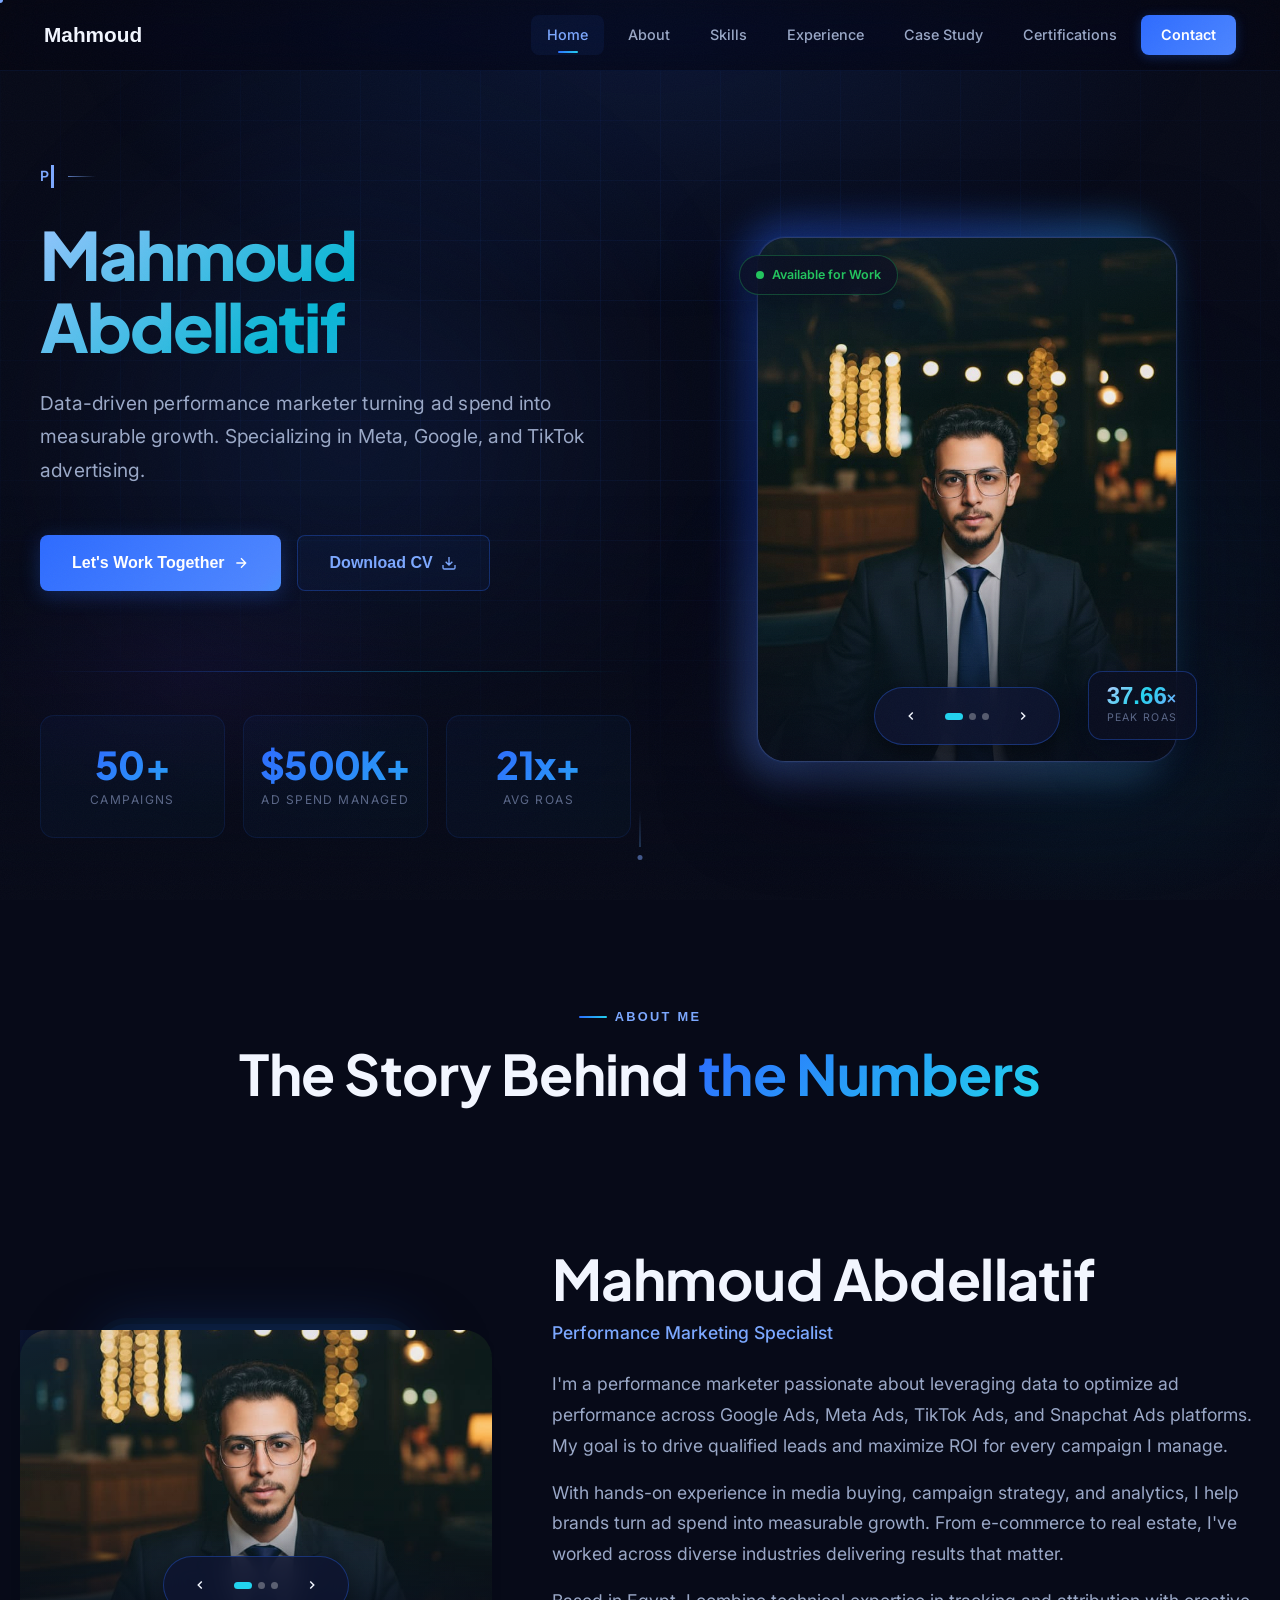
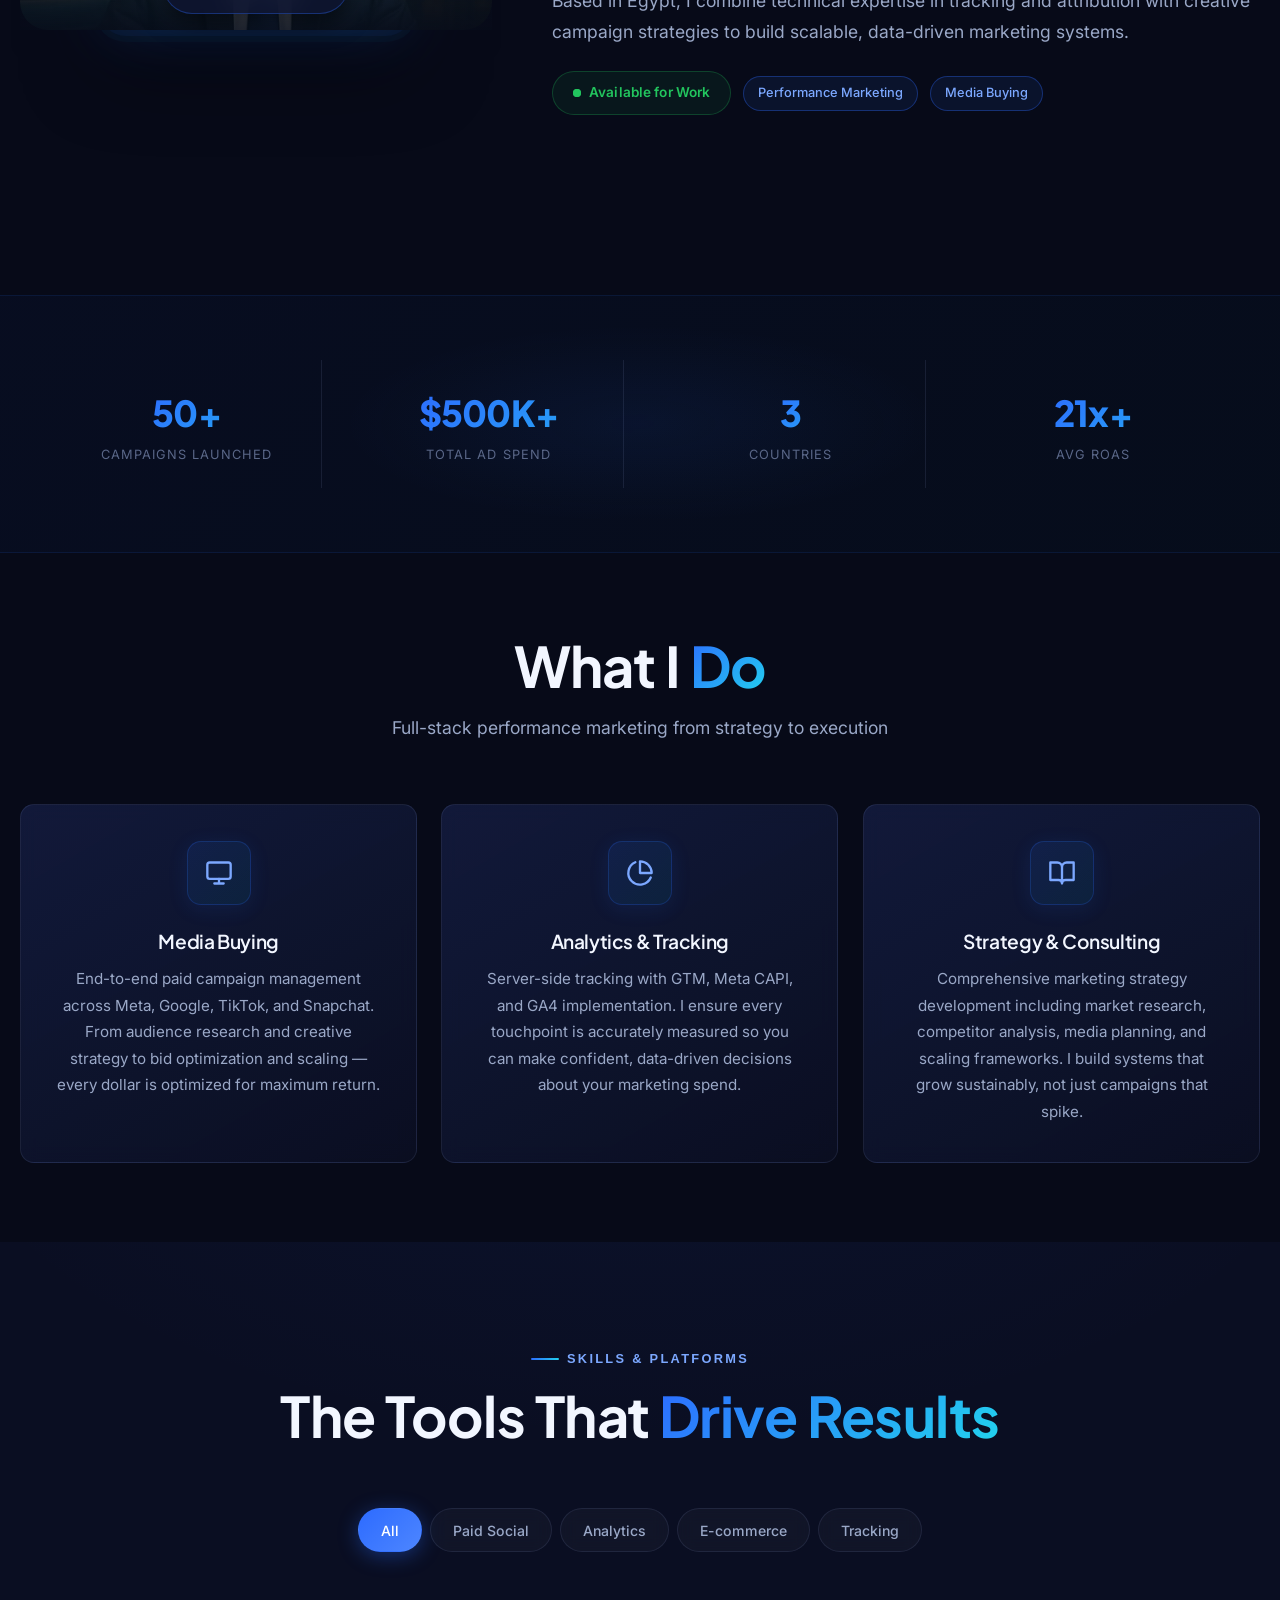
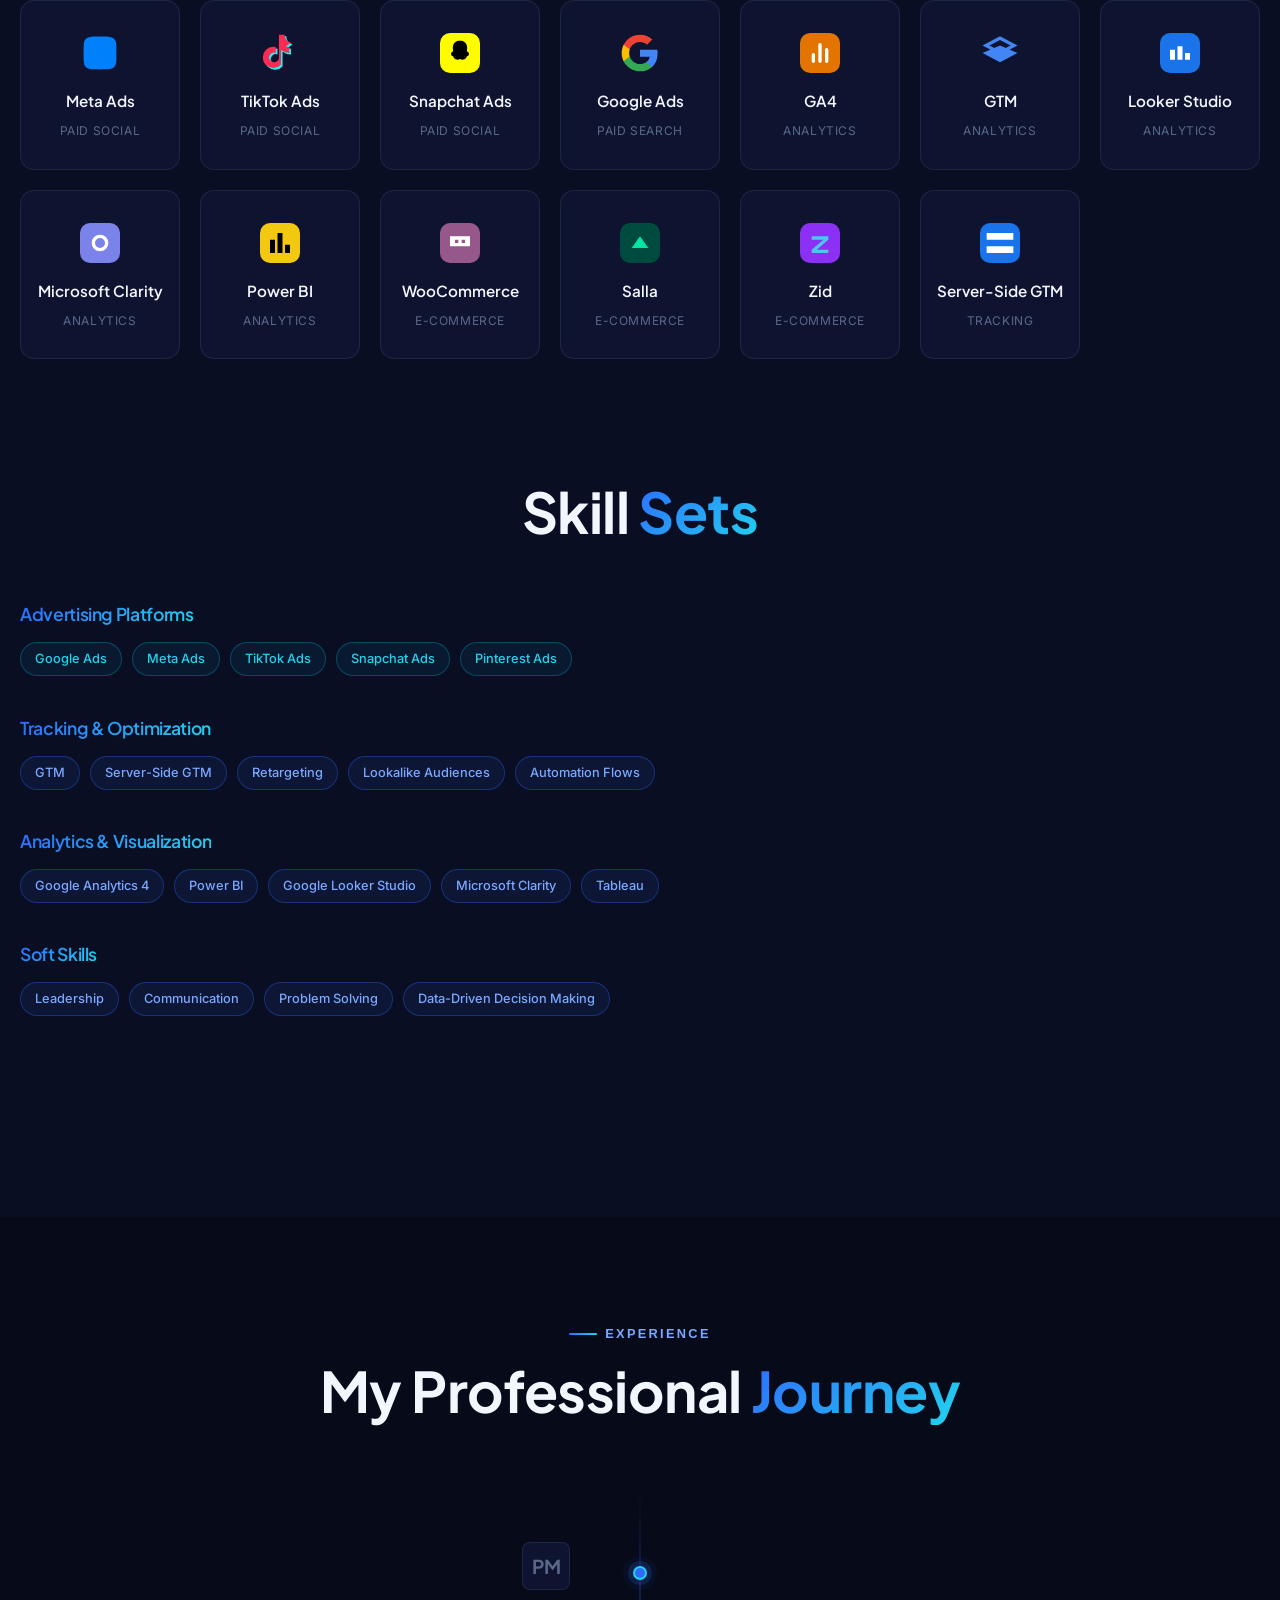
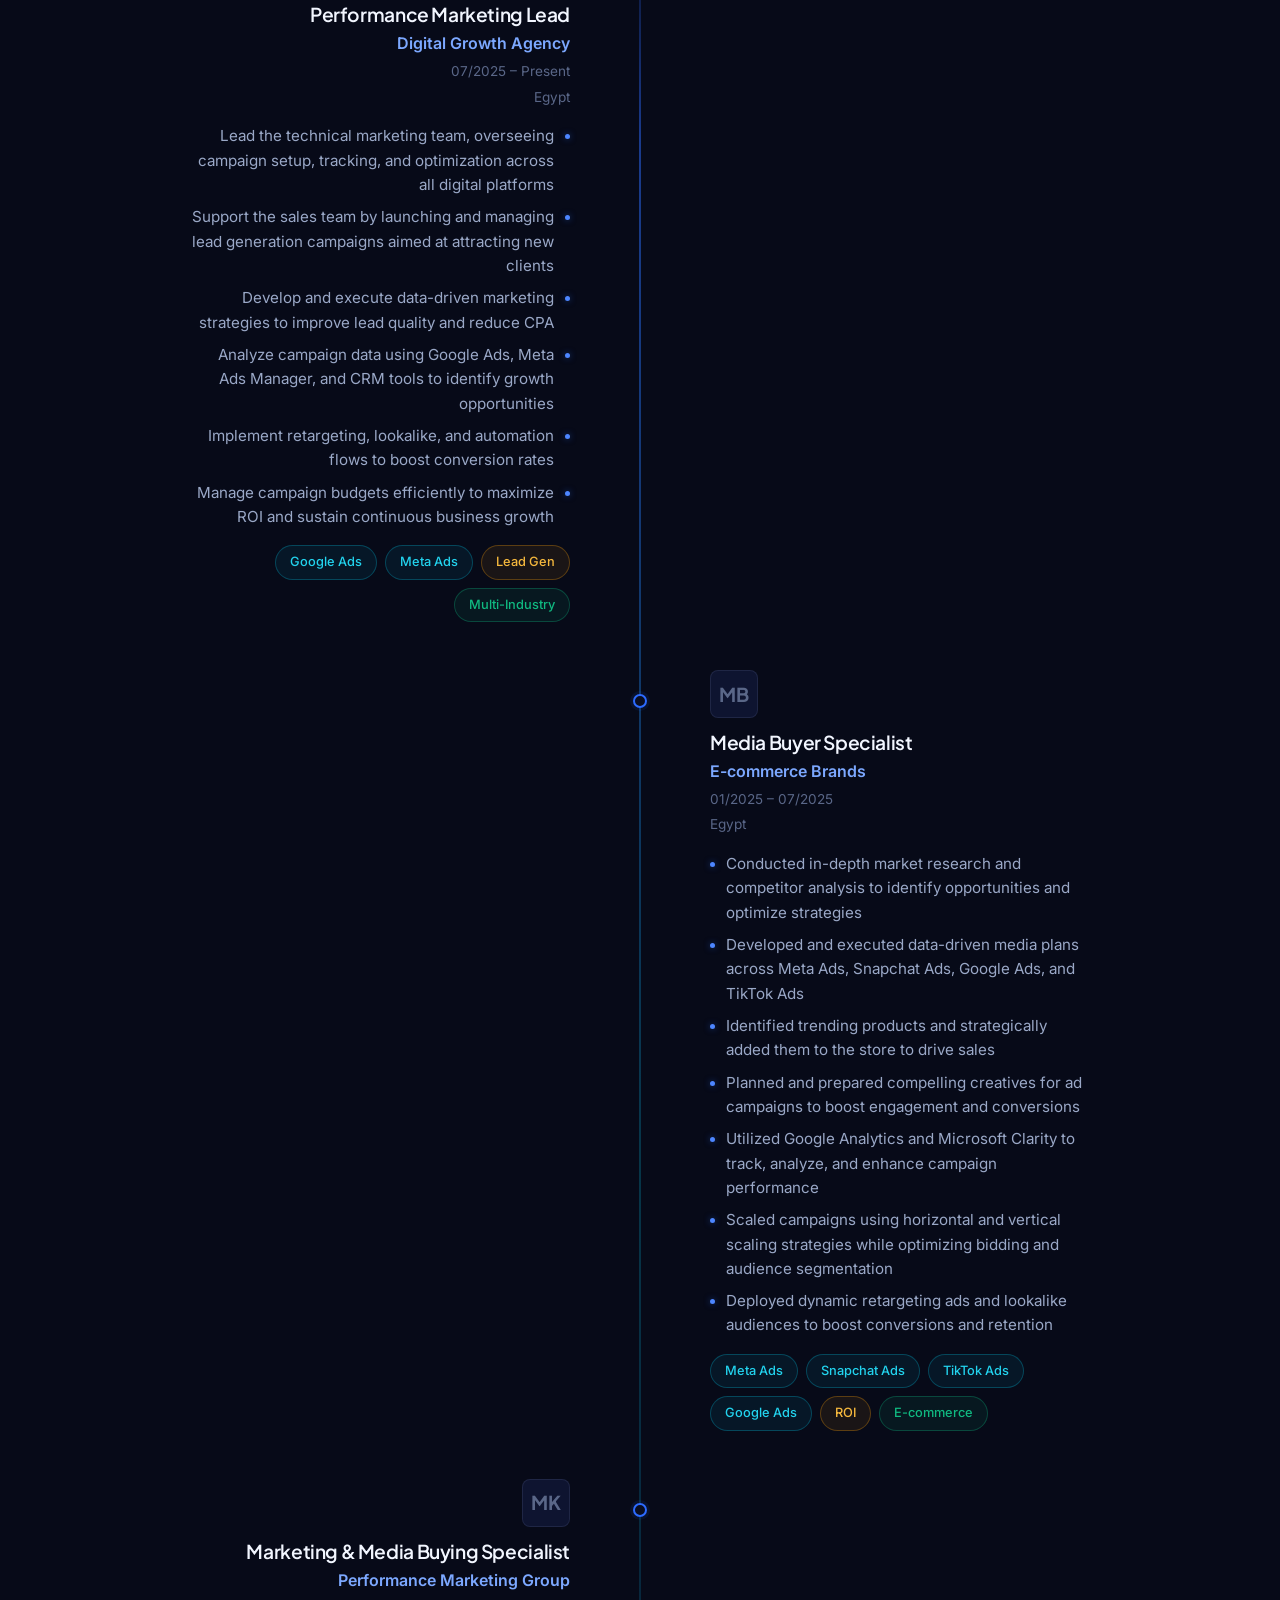
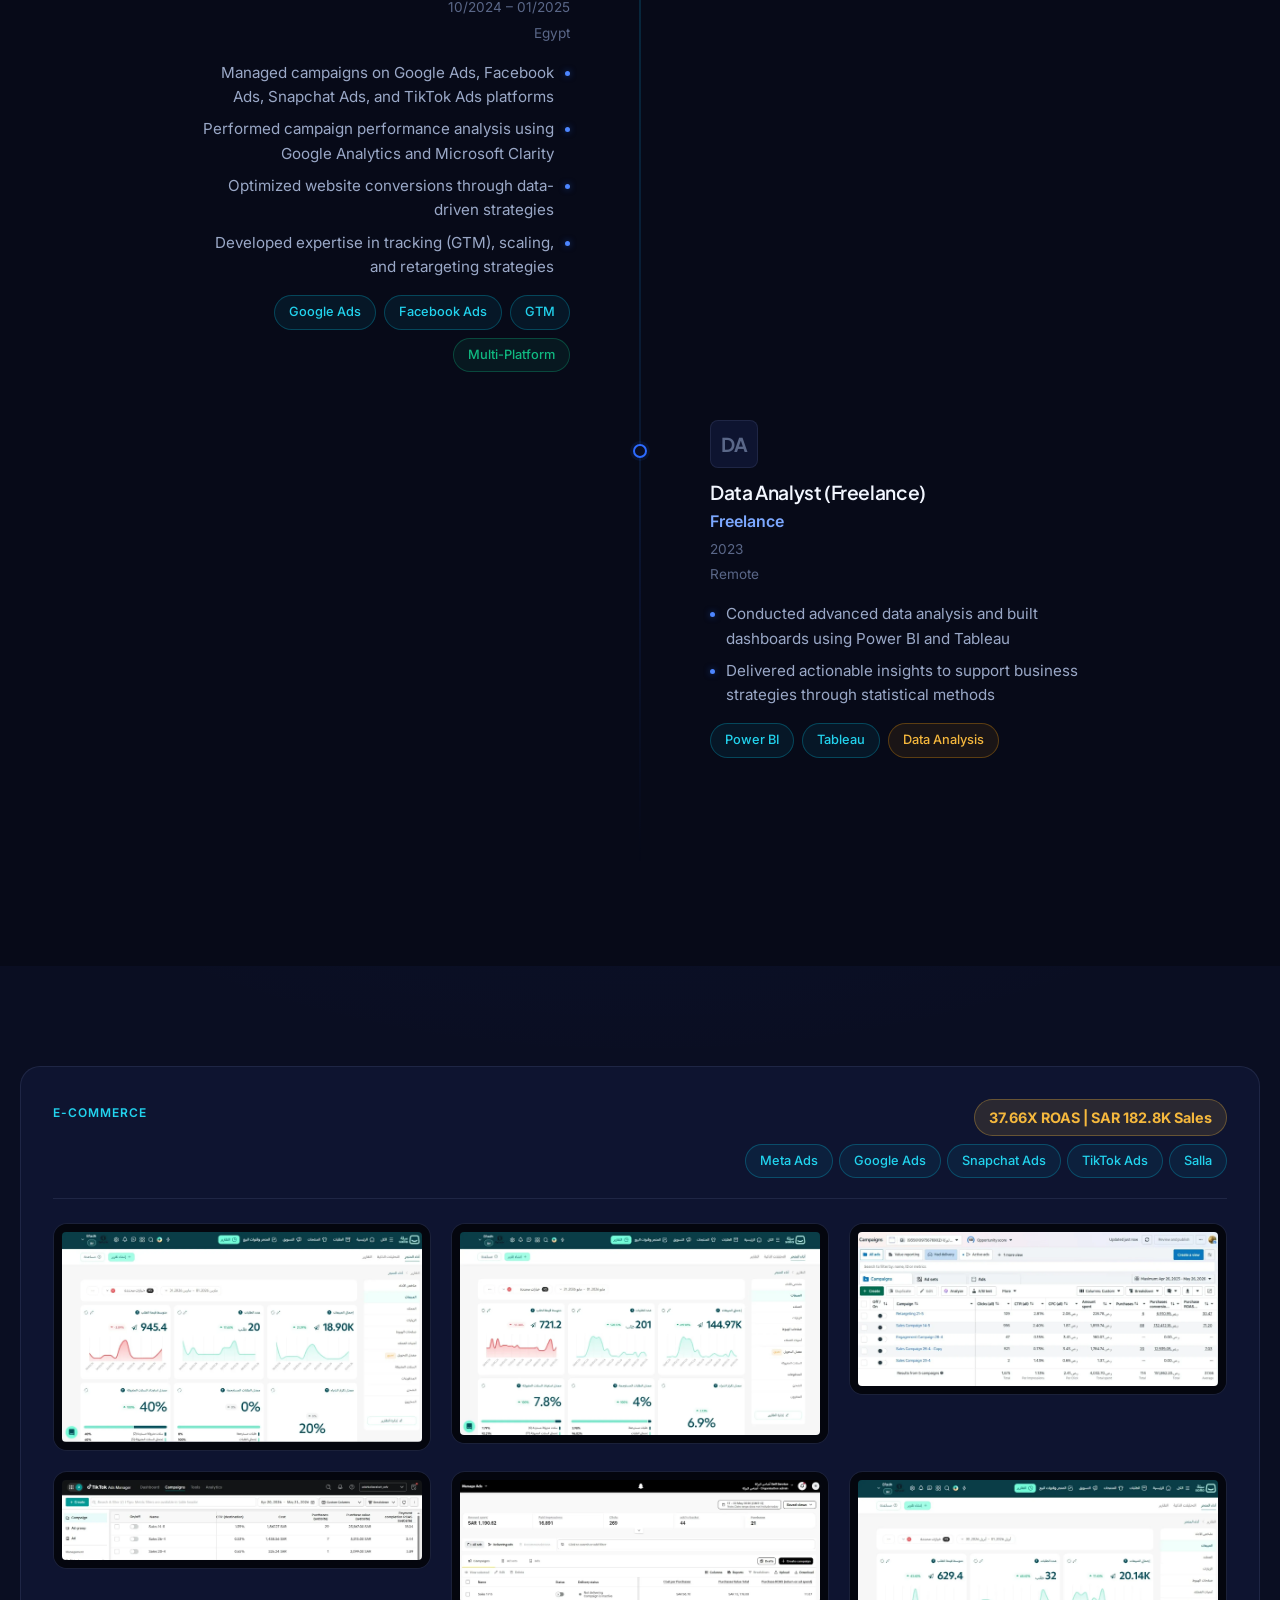
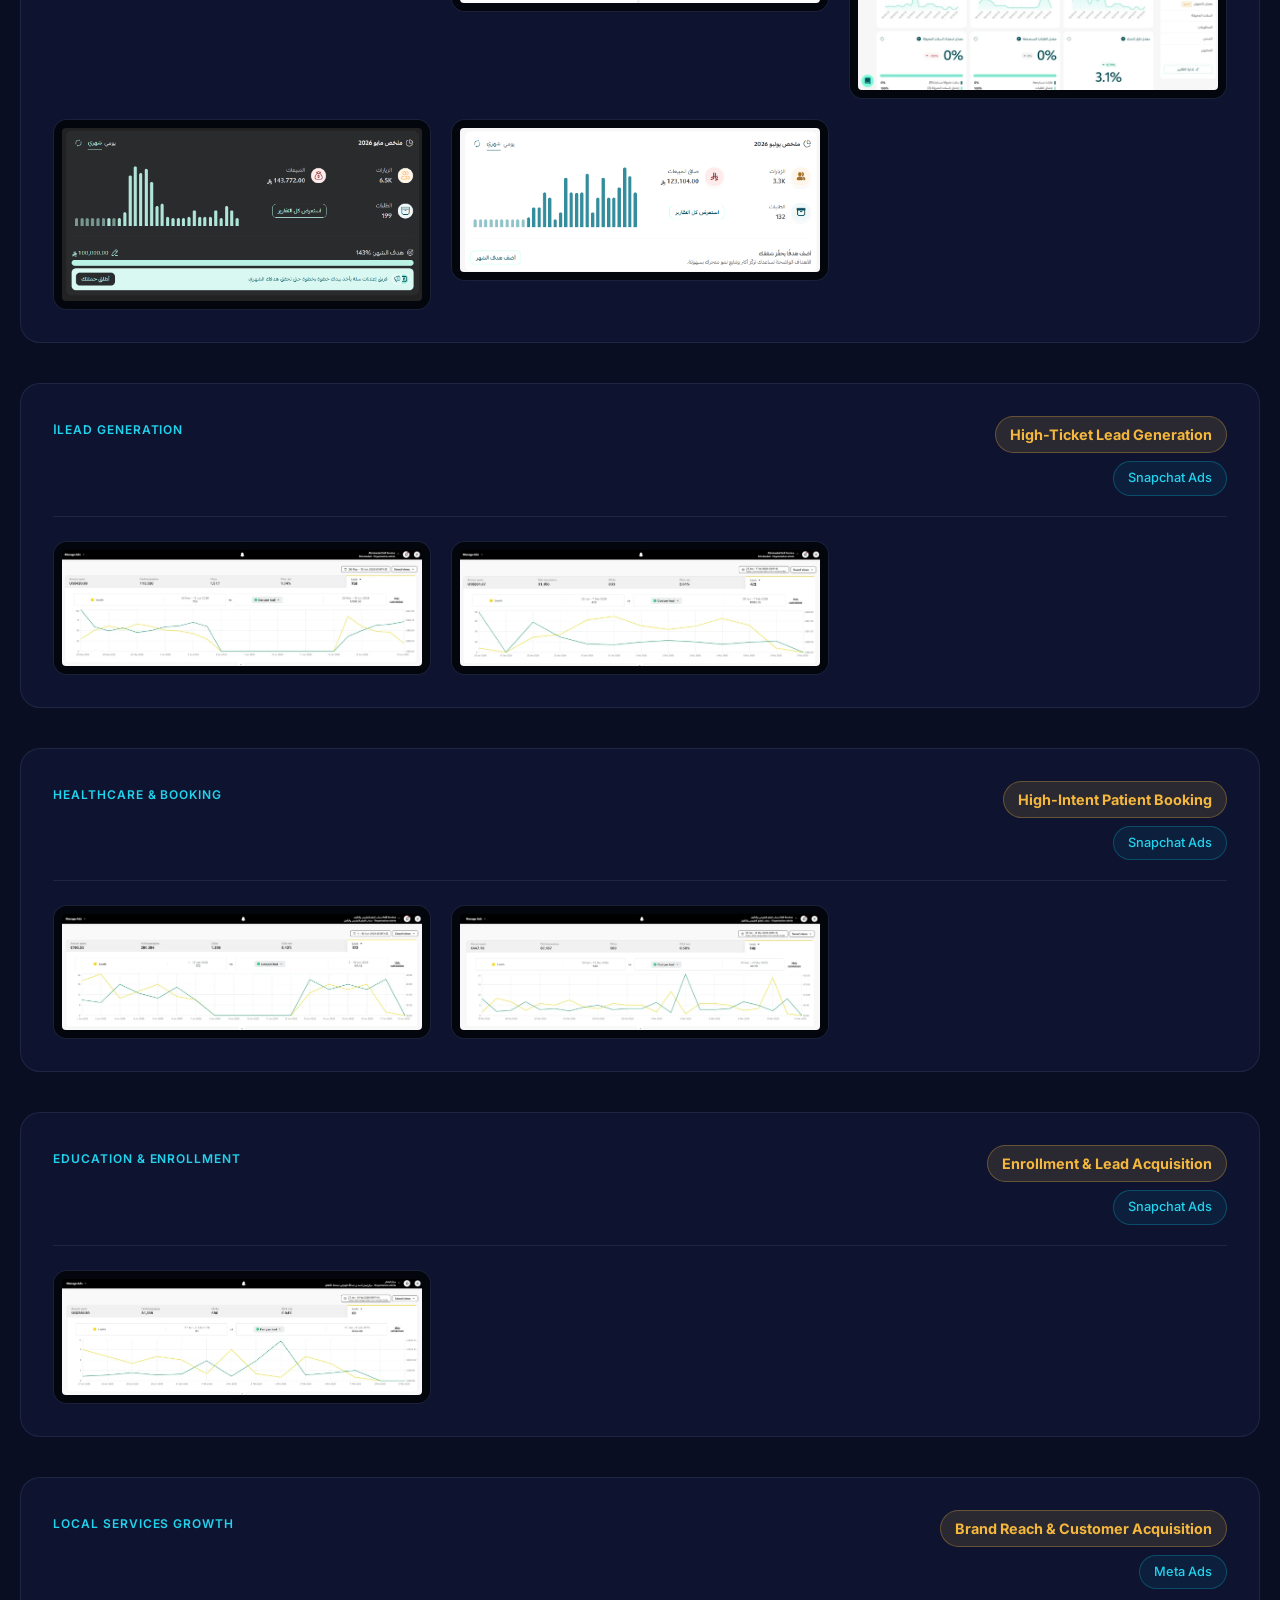
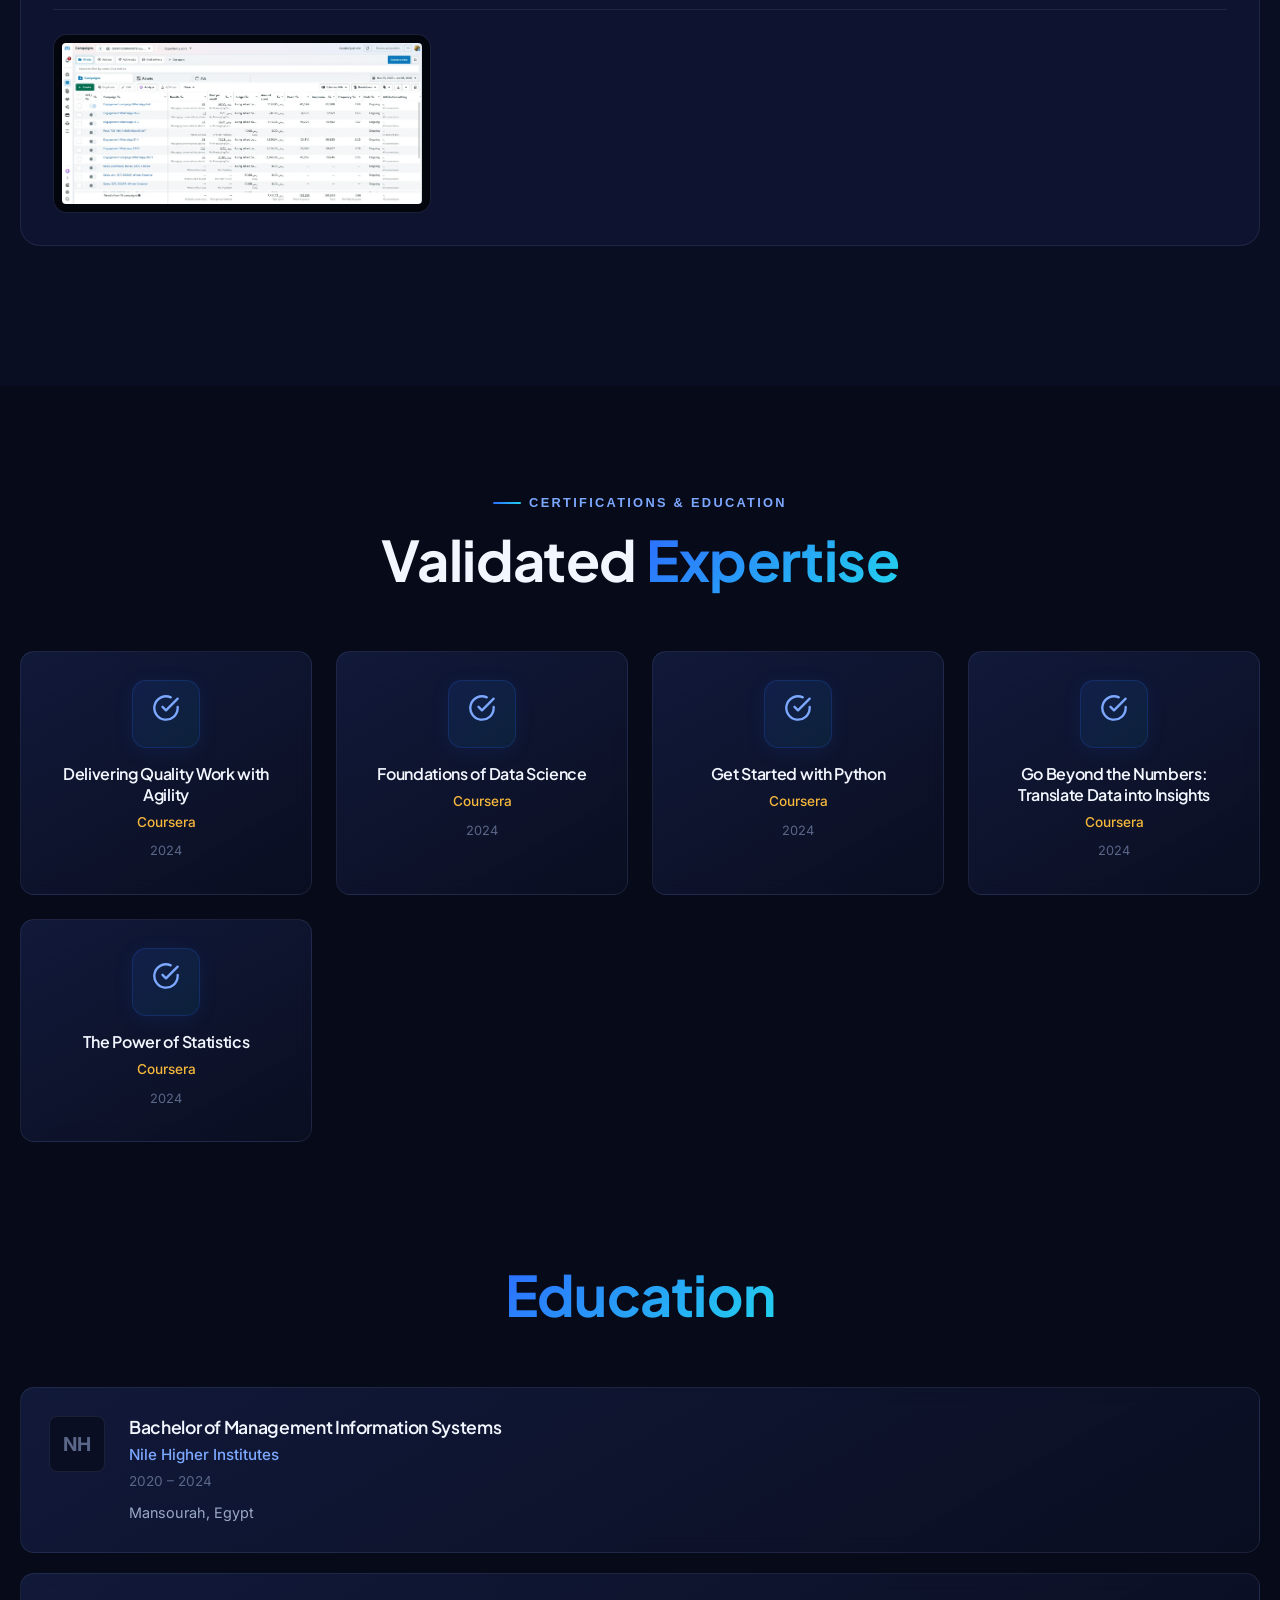
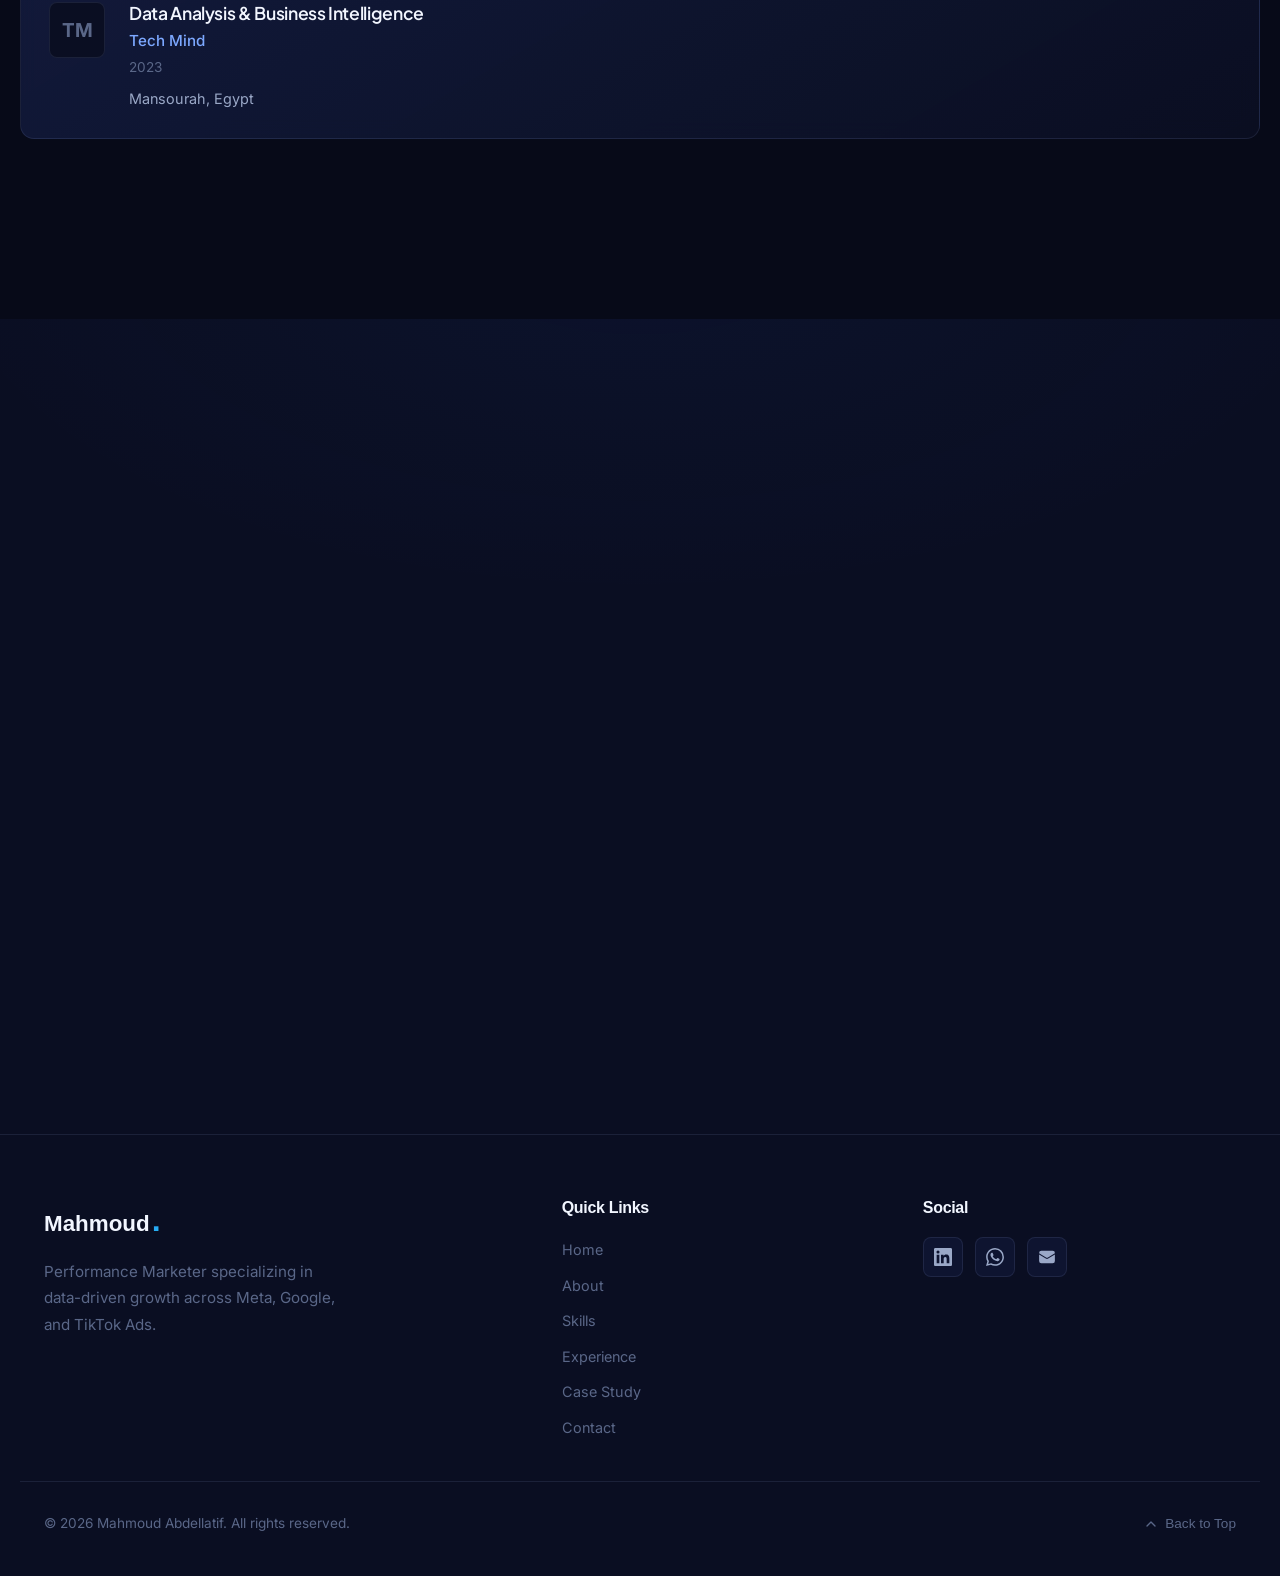
<file: index.html>
<!DOCTYPE html>
<html lang="en">
<head>
  <meta charset="UTF-8">
  <meta name="viewport" content="width=device-width, initial-scale=1.0, viewport-fit=cover">
  <title>Mahmoud Abdellatif — Performance Marketer & Media Buyer</title>
  <meta name="description" content="Performance Marketer specializing in Meta Ads, Google Ads, TikTok Ads, and data-driven growth. Based in Egypt, serving regional and global brands.">
  <link rel="canonical" href="https://mahmoudabdelltiif.github.io/">

  <!-- Open Graph -->
  <meta property="og:title" content="Mahmoud Abdellatif — Performance Marketer">
  <meta property="og:description" content="Performance Marketer specializing in Meta Ads, Google Ads, and data-driven growth.">
  <meta property="og:type" content="website">
  <meta property="og:image" content="assets/images/profile/Mahmoud.jpeg">

  <!-- Twitter Cards -->
  <meta name="twitter:card" content="summary_large_image">
  <meta name="twitter:title" content="Mahmoud Abdellatif — Performance Marketer">
  <meta name="twitter:description" content="Performance Marketer specializing in Meta Ads, Google Ads, and data-driven growth.">
  <meta name="twitter:image" content="assets/images/profile/Mahmoud.jpeg">

  <!-- Styles -->
  <link rel="stylesheet" href="assets/css/main.css">
  <link rel="stylesheet" href="assets/css/animations.css">
  <link rel="stylesheet" href="assets/css/home.css">
  <link rel="stylesheet" href="assets/css/about.css">
  <link rel="stylesheet" href="assets/css/skills.css">
  <link rel="stylesheet" href="assets/css/experience.css">
  <link rel="stylesheet" href="assets/css/cs-showcase.css">
  <link rel="stylesheet" href="assets/css/certifications.css">
  <link rel="stylesheet" href="assets/css/contact.css">
  <!-- Motion & 3D system — loaded last so it refines the above -->
  <link rel="stylesheet" href="assets/css/motion-3d.css">

  <!-- Favicon -->
  <link rel="icon" type="image/svg+xml" href="assets/images/favicon.svg">
</head>
<body class="single-page">

  <a href="#hero" class="skip-to-content">Skip to content</a>

  <!-- Header injected by header.js -->

  <!-- ===== HERO SECTION ===== -->
  <section class="hero" id="hero">
    <div class="hero-bg" data-parallax-layer>
      <div class="hero-grid" data-depth="0.4"></div>
      <div class="glow-orb glow-orb-1" data-depth="2.2"></div>
      <div class="glow-orb glow-orb-2" data-depth="1.4"></div>
      <div class="glow-orb glow-orb-3" data-depth="3"></div>
    </div>

    <div class="hero-content" data-tilt-scene>
      <div class="hero-text">
        <!-- Typed Roles -->
        <div class="hero-roles reveal">
          <span class="typing-text" id="typingText"></span>
        </div>

        <!-- Name with letter stagger -->
        <h1 class="hero-name" id="heroName">
          <!-- Letters injected by JS -->
        </h1>

        <!-- Tagline -->
        <p class="hero-tagline reveal">
          Data-driven performance marketer turning ad spend into measurable growth. Specializing in Meta, Google, and TikTok advertising.
        </p>

        <!-- CTAs -->
        <div class="hero-ctas reveal">
          <a href="#contact" class="btn-primary" data-gtm-event="hero_cta_click" data-gtm-label="Let's Work Together">
            Let's Work Together
            <svg width="16" height="16" viewBox="0 0 24 24" fill="none" stroke="currentColor" stroke-width="2"><path d="M5 12h14M12 5l7 7-7 7"/></svg>
          </a>
          <a href="assets/Data/CV/Mahmoud_Abdellatif_CV.pdf" class="btn-outline" download data-gtm-event="cv_download" data-gtm-label="Download CV">
            Download CV
            <svg width="16" height="16" viewBox="0 0 24 24" fill="none" stroke="currentColor" stroke-width="2"><path d="M21 15v4a2 2 0 01-2 2H5a2 2 0 01-2-2v-4M7 10l5 5 5-5M12 15V3"/></svg>
          </a>
        </div>

        <!-- Stats Strip -->
        <div class="hero-stats reveal" data-gtm-event="hero_stats_view">
          <div class="hero-stat">
            <div class="stat-number"><span data-counter data-target="50" data-suffix="+">0+</span></div>
            <div class="stat-label">Campaigns</div>
          </div>
          <div class="hero-stat">
            <div class="stat-number"><span data-counter data-target="500" data-prefix="$" data-suffix="K+">$0K+</span></div>
            <div class="stat-label">Ad Spend Managed</div>
          </div>
          <div class="hero-stat">
            <div class="stat-number"><span data-counter data-target="21" data-suffix="x+">0x+</span></div>
            <div class="stat-label">Avg ROAS</div>
          </div>
        </div>
      </div>

      <!-- Portrait -->
      <div class="hero-portrait reveal-right">
        <div class="hero-portrait-ring"></div>
        <div class="hero-portrait-frame">
          <img src="assets/Data/Profile/Mahmoud.jpeg" alt="Mahmoud Abdellatif — Performance Marketer" loading="eager" width="440" height="560">
          <div class="hero-portrait-overlay"></div>
        </div>
        <div class="hero-portrait-badge">
          <span class="badge-dot"></span>
          Available for Work
        </div>
        <div class="hero-portrait-chip">
          <strong>37.66<span class="chip-x">×</span></strong>
          <span>Peak ROAS</span>
        </div>
      </div>
    </div>

    <!-- Scroll indicator -->
    <a href="#about" class="hero-scroll" aria-label="Scroll to about">
      <div class="hero-scroll-line"></div>
      <div class="hero-scroll-dot"></div>
    </a>
  </section>

  <main>

    <!-- ===== ABOUT SECTION ===== -->
    <section class="section-anchor" id="about">
      <div class="container section">
        <div class="section-title reveal">
          <span class="section-label">About Me</span>
          <h2>The Story Behind <span class="title-accent">the Numbers</span></h2>
        </div>

        <div class="about-intro">
          <div class="about-photo-wrapper reveal-left">
            <div class="about-photo">
              <div class="about-photo-placeholder">
                <img src="assets/Data/Profile/Mahmoud.jpeg" alt="Mahmoud Abdelltiif">
              </div>
            </div>
          </div>

          <div class="about-info reveal-right">
            <h2>Mahmoud Abdellatif</h2>
            <p class="about-title">Performance Marketing Specialist</p>

            <div class="about-bio">
              <p>I'm a performance marketer passionate about leveraging data to optimize ad performance across Google Ads, Meta Ads, TikTok Ads, and Snapchat Ads platforms. My goal is to drive qualified leads and maximize ROI for every campaign I manage.</p>
              <p>With hands-on experience in media buying, campaign strategy, and analytics, I help brands turn ad spend into measurable growth. From e-commerce to real estate, I've worked across diverse industries delivering results that matter.</p>
              <p>Based in Egypt, I combine technical expertise in tracking and attribution with creative campaign strategies to build scalable, data-driven marketing systems.</p>
            </div>

            <div class="about-badges">
              <div class="availability-badge">
                <span class="pulse-dot"></span>
                Available for Work
              </div>
              <span class="tag">Performance Marketing</span>
              <span class="tag">Media Buying</span>
            </div>
          </div>
        </div>
      </div>

      <!-- Metrics Strip (full width) -->
      <div class="metrics-strip" data-gtm-event="about_metrics_view">
        <div class="container">
          <div class="metrics-grid">
            <div class="metric-item reveal">
              <div class="metric-number"><span data-counter data-target="50" data-suffix="+">0+</span></div>
              <div class="metric-label">Campaigns Launched</div>
            </div>
            <div class="metric-item reveal">
              <div class="metric-number"><span data-counter data-target="500" data-prefix="$" data-suffix="K+">$0K+</span></div>
              <div class="metric-label">Total Ad Spend</div>
            </div>
            <div class="metric-item reveal">
              <div class="metric-number"><span data-counter data-target="3" data-suffix="">0</span></div>
              <div class="metric-label">Countries</div>
            </div>
            <div class="metric-item reveal">
              <div class="metric-number"><span data-counter data-target="21" data-suffix="x+">0x+</span></div>
              <div class="metric-label">Avg ROAS</div>
            </div>
          </div>
        </div>
      </div>

      <!-- What I Do -->
      <div class="what-i-do container section">
        <div class="section-title reveal">
          <h2>What I <span class="title-accent">Do</span></h2>
          <p>Full-stack performance marketing from strategy to execution</p>
        </div>

        <div class="services-grid">
          <div class="card service-card reveal" data-gtm-event="about_service_click" data-gtm-service="Media Buying">
            <div class="service-icon" data-depth-layer>
              <svg width="28" height="28" viewBox="0 0 24 24" fill="none" stroke="currentColor" stroke-width="2" stroke-linecap="round" stroke-linejoin="round"><rect x="2" y="3" width="20" height="14" rx="2"/><path d="M8 21h8M12 17v4"/></svg>
            </div>
            <h3>Media Buying</h3>
            <p>End-to-end paid campaign management across Meta, Google, TikTok, and Snapchat. From audience research and creative strategy to bid optimization and scaling — every dollar is optimized for maximum return.</p>
          </div>

          <div class="card service-card reveal" data-gtm-event="about_service_click" data-gtm-service="Analytics & Tracking">
            <div class="service-icon" data-depth-layer>
              <svg width="28" height="28" viewBox="0 0 24 24" fill="none" stroke="currentColor" stroke-width="2" stroke-linecap="round" stroke-linejoin="round"><path d="M21.21 15.89A10 10 0 118 2.83"/><path d="M22 12A10 10 0 0012 2v10z"/></svg>
            </div>
            <h3>Analytics & Tracking</h3>
            <p>Server-side tracking with GTM, Meta CAPI, and GA4 implementation. I ensure every touchpoint is accurately measured so you can make confident, data-driven decisions about your marketing spend.</p>
          </div>

          <div class="card service-card reveal" data-gtm-event="about_service_click" data-gtm-service="Strategy & Consulting">
            <div class="service-icon" data-depth-layer>
              <svg width="28" height="28" viewBox="0 0 24 24" fill="none" stroke="currentColor" stroke-width="2" stroke-linecap="round" stroke-linejoin="round"><path d="M2 3h6a4 4 0 014 4v14a3 3 0 00-3-3H2zM22 3h-6a4 4 0 00-4 4v14a3 3 0 013-3h7z"/></svg>
            </div>
            <h3>Strategy & Consulting</h3>
            <p>Comprehensive marketing strategy development including market research, competitor analysis, media planning, and scaling frameworks. I build systems that grow sustainably, not just campaigns that spike.</p>
          </div>
        </div>
      </div>
    </section>

    <!-- ===== SKILLS SECTION ===== -->
    <section class="section-anchor" id="skills">
      <div class="container section">
        <div class="section-title reveal">
          <span class="section-label">Skills & Platforms</span>
          <h2>The Tools That <span class="title-accent">Drive Results</span></h2>
        </div>

        <!-- Filter Tabs -->
        <div class="filter-tabs" data-filter-target=".platforms-grid">
          <button class="filter-tab active" data-filter="all">All</button>
          <button class="filter-tab" data-filter="paid-social">Paid Social</button>
          <button class="filter-tab" data-filter="analytics">Analytics</button>
          <button class="filter-tab" data-filter="ecommerce">E-commerce</button>
          <button class="filter-tab" data-filter="tracking">Tracking</button>
        </div>

        <!-- Platforms Grid -->
        <div class="platforms-grid">
          <!-- Meta Ads -->
          <div class="card platform-card filter-item" style="--brand-glow: rgba(0, 129, 251, 0.4);" data-category="paid-social" data-gtm-event="platform_icon_click" data-gtm-platform="Meta Ads" data-gtm-category="Paid Social">
            <div class="platform-icon" data-depth-layer>
              <svg viewBox="0 0 24 24" width="40" height="40"><path d="M12 2.163c3.204 0 3.584.012 4.85.07 3.252.148 4.771 1.691 4.919 4.919.058 1.265.069 1.645.069 4.849 0 3.205-.012 3.584-.069 4.849-.149 3.225-1.664 4.771-4.919 4.919-1.266.058-1.644.07-4.85.07-3.204 0-3.584-.012-4.849-.07-3.26-.149-4.771-1.699-4.919-4.92-.058-1.265-.07-1.644-.07-4.849 0-3.204.013-3.583.07-4.849.149-3.227 1.664-4.771 4.919-4.919 1.266-.057 1.645-.069 4.849-.069z" fill="#0081FB"/></svg>
            </div>
            <div class="platform-name">Meta Ads</div>
            <div class="platform-category">Paid Social</div>
          </div>

          <!-- TikTok Ads -->
          <div class="card platform-card filter-item" style="--brand-glow: rgba(0, 242, 254, 0.45);" data-category="paid-social" data-gtm-event="platform_icon_click" data-gtm-platform="TikTok Ads" data-gtm-category="Paid Social">
            <div class="platform-icon" data-depth-layer>
              <svg viewBox="0 0 24 24" width="40" height="40"><path d="M19.589 6.686a4.793 4.793 0 01-3.77-4.245V2h-3.445v13.672a2.896 2.896 0 01-5.201 1.743 2.895 2.895 0 013.313-4.511V9.432a6.34 6.34 0 00-1.428-.162A6.335 6.335 0 002.72 15.606a6.335 6.335 0 0010.82 4.475V11.23a8.218 8.218 0 005.049 1.706V9.491a4.78 4.78 0 01-2.001-.433" fill="#25F4EE"/><path d="M18.589 5.686a4.793 4.793 0 01-3.77-4.245V1h-3.445v13.672a2.896 2.896 0 01-5.201 1.743 2.895 2.895 0 013.313-4.511V8.432a6.34 6.34 0 00-1.428-.162A6.335 6.335 0 001.72 14.606a6.335 6.335 0 0010.82 4.475V10.23a8.218 8.218 0 005.049 1.706V8.491a4.78 4.78 0 01-2.001-.433" fill="#FE2C55"/></svg>
            </div>
            <div class="platform-name">TikTok Ads</div>
            <div class="platform-category">Paid Social</div>
          </div>

          <!-- Snapchat Ads -->
          <div class="card platform-card filter-item" style="--brand-glow: rgba(255, 252, 0, 0.45);" data-category="paid-social" data-gtm-event="platform_icon_click" data-gtm-platform="Snapchat Ads" data-gtm-category="Paid Social">
            <div class="platform-icon" data-depth-layer>
              <svg viewBox="0 0 24 24" width="40" height="40"><rect width="24" height="24" rx="6" fill="#FFFC00"/><path d="M12.01 4.5c-2.45 0-4.32 1.84-4.32 4.3 0 .7.12 1.45.24 2.12-.4.18-.76.43-1.02.77-.28.37-.36.81-.24 1.25.15.54.63.95 1.18 1.01.21.75.76 1.41 1.47 1.77.36.18.76.28 1.17.28.52 0 1.04-.16 1.51-.45.47.29.99.45 1.51.45.41 0 .81-.1 1.17-.28.71-.36 1.26-1.02 1.47-1.77.55-.06 1.03-.47 1.18-1.01.12-.44.04-.88-.24-1.25-.26-.34-.62-.59-1.02-.77.12-.67.24-1.42.24-2.12 0-2.46-1.87-4.3-4.32-4.3z" fill="#000000"/></svg>
            </div>
            <div class="platform-name">Snapchat Ads</div>
            <div class="platform-category">Paid Social</div>
          </div>

          <!-- Google Ads -->
          <div class="card platform-card filter-item" style="--brand-glow: rgba(66, 133, 244, 0.45);" data-category="paid-social" data-gtm-event="platform_icon_click" data-gtm-platform="Google Ads" data-gtm-category="Paid Search">
            <div class="platform-icon" data-depth-layer>
              <svg viewBox="0 0 24 24" width="40" height="40"><path d="M22.56 12.25c0-.78-.07-1.53-.2-2.25H12v4.26h5.92a5.06 5.06 0 01-2.2 3.32v2.77h3.57c2.08-1.92 3.28-4.74 3.28-8.1z" fill="#4285F4"/><path d="M12 23c2.97 0 5.46-.98 7.28-2.66l-3.57-2.77c-.98.66-2.23 1.06-3.71 1.06-2.86 0-5.29-1.93-6.16-4.53H2.18v2.84C3.99 20.53 7.7 23 12 23z" fill="#34A853"/><path d="M5.84 14.09c-.22-.66-.35-1.36-.35-2.09s.13-1.43.35-2.09V7.07H2.18C1.43 8.55 1 10.22 1 12s.43 3.45 1.18 4.93l2.85-2.22.81-.62z" fill="#FBBC05"/><path d="M12 5.38c1.62 0 3.06.56 4.21 1.64l3.15-3.15C17.45 2.09 14.97 1 12 1 7.7 1 3.99 3.47 2.18 7.07l3.66 2.84c.87-2.6 3.3-4.53 6.16-4.53z" fill="#EA4335"/></svg>
            </div>
            <div class="platform-name">Google Ads</div>
            <div class="platform-category">Paid Search</div>
          </div>

          <!-- GA4 -->
          <div class="card platform-card filter-item" style="--brand-glow: rgba(227, 116, 0, 0.45);" data-category="analytics" data-gtm-event="platform_icon_click" data-gtm-platform="GA4" data-gtm-category="Analytics">
            <div class="platform-icon" data-depth-layer>
              <svg viewBox="0 0 24 24" width="40" height="40"><rect width="24" height="24" rx="6" fill="#E37400"/><path d="M7 17v-4a1 1 0 012 0v4a1 1 0 01-2 0zm4 0V7a1 1 0 012 0v10a1 1 0 01-2 0zm4 0v-7a1 1 0 012 0v7a1 1 0 01-2 0z" fill="#FFFFFF"/></svg>
            </div>
            <div class="platform-name">GA4</div>
            <div class="platform-category">Analytics</div>
          </div>

          <!-- GTM -->
          <div class="card platform-card filter-item" style="--brand-glow: rgba(66, 133, 244, 0.45);" data-category="analytics" data-gtm-event="platform_icon_click" data-gtm-platform="GTM" data-gtm-category="Analytics">
            <div class="platform-icon" data-depth-layer>
              <svg viewBox="0 0 24 24" width="40" height="40"><path d="M12 2L1.5 7.5 12 13l10.5-5.5L12 2zm0 2.18l6.3 3.32L12 10.82 5.7 7.5 12 4.18zM1.5 12L12 17.5 22.5 12 12 7.5 1.5 12zm3.36 0L12 15.32 19.14 12 12 8.68 4.86 12z" fill="#4285F4"/></svg>
            </div>
            <div class="platform-name">GTM</div>
            <div class="platform-category">Analytics</div>
          </div>

          <!-- Looker Studio -->
          <div class="card platform-card filter-item" style="--brand-glow: rgba(66, 133, 244, 0.45);" data-category="analytics" data-gtm-event="platform_icon_click" data-gtm-platform="Looker Studio" data-gtm-category="Analytics">
            <div class="platform-icon" data-depth-layer>
              <svg viewBox="0 0 24 24" width="40" height="40"><rect width="24" height="24" rx="6" fill="#1A73E8"/><path d="M6 16h3v-6H6v6zm4.5 0h3V8h-3v8zm4.5 0h3v-4h-3v4z" fill="#FFFFFF"/></svg>
            </div>
            <div class="platform-name">Looker Studio</div>
            <div class="platform-category">Analytics</div>
          </div>

          <!-- Microsoft Clarity -->
          <div class="card platform-card filter-item" style="--brand-glow: rgba(123, 131, 235, 0.45);" data-category="analytics" data-gtm-event="platform_icon_click" data-gtm-platform="Microsoft Clarity" data-gtm-category="Analytics">
            <div class="platform-icon" data-depth-layer>
              <svg viewBox="0 0 24 24" width="40" height="40"><rect width="24" height="24" rx="6" fill="#7B83EB"/><path d="M12 7a5 5 0 00-5 5 5 5 0 005 5 5 5 0 005-5 5 5 0 00-5-5zm0 8a3 3 0 110-6 3 3 0 010 6z" fill="#FFFFFF"/></svg>
            </div>
            <div class="platform-name">Microsoft Clarity</div>
            <div class="platform-category">Analytics</div>
          </div>

          <!-- Power BI -->
          <div class="card platform-card filter-item" style="--brand-glow: rgba(242, 200, 17, 0.45);" data-category="analytics" data-gtm-event="platform_icon_click" data-gtm-platform="Power BI" data-gtm-category="Analytics">
            <div class="platform-icon" data-depth-layer>
              <svg viewBox="0 0 24 24" width="40" height="40"><rect width="24" height="24" rx="6" fill="#F2C811"/><path d="M6 18h3V10H6v8zm4.5 0h3V6h-3v12zm4.5 0h3v-5h-3v5z" fill="#000000"/></svg>
            </div>
            <div class="platform-name">Power BI</div>
            <div class="platform-category">Analytics</div>
          </div>

          <!-- WooCommerce -->
          <div class="card platform-card filter-item" style="--brand-glow: rgba(150, 88, 138, 0.45);" data-category="ecommerce" data-gtm-event="platform_icon_click" data-gtm-platform="WooCommerce" data-gtm-category="E-commerce">
            <div class="platform-icon" data-depth-layer>
              <svg viewBox="0 0 24 24" width="40" height="40"><rect width="24" height="24" rx="6" fill="#96588A"/><path d="M6 8h12v6H6V8zm3 2v2h2v-2H9zm4 0v2h2v-2h-2z" fill="#FFFFFF"/></svg>
            </div>
            <div class="platform-name">WooCommerce</div>
            <div class="platform-category">E-commerce</div>
          </div>

          <!-- Salla -->
          <div class="card platform-card filter-item" style="--brand-glow: rgba(0, 229, 163, 0.45);" data-category="ecommerce" data-gtm-event="platform_icon_click" data-gtm-platform="Salla" data-gtm-category="E-commerce">
            <div class="platform-icon" data-depth-layer>
              <svg viewBox="0 0 24 24" width="40" height="40"><rect width="24" height="24" rx="6" fill="#004B40"/><path d="M7 15l5-7 5 7H7z" fill="#00E5A3"/></svg>
            </div>
            <div class="platform-name">Salla</div>
            <div class="platform-category">E-commerce</div>
          </div>

          <!-- Zid -->
          <div class="card platform-card filter-item" style="--brand-glow: rgba(75, 200, 240, 0.45);" data-category="ecommerce" data-gtm-event="platform_icon_click" data-gtm-platform="Zid" data-gtm-category="E-commerce">
            <div class="platform-icon" data-depth-layer>
              <svg viewBox="0 0 24 24" width="40" height="40"><rect width="24" height="24" rx="6" fill="#8C30F5"/><path d="M7 8h10v2L10 16h7v2H7v-2l7-6H7V8z" fill="#4BC8F0"/></svg>
            </div>
            <div class="platform-name">Zid</div>
            <div class="platform-category">E-commerce</div>
          </div>

          <!-- Server-Side GTM -->
          <div class="card platform-card filter-item" style="--brand-glow: rgba(26, 115, 232, 0.45);" data-category="tracking" data-gtm-event="platform_icon_click" data-gtm-platform="Server-Side GTM" data-gtm-category="Tracking">
            <div class="platform-icon" data-depth-layer>
              <svg viewBox="0 0 24 24" width="40" height="40"><rect width="24" height="24" rx="6" fill="#1A73E8"/><path d="M4 6h16v4H4V6zm0 8h16v4H4v-4zm4-6h2v2H8V8zm0 8h2v2H8v-2z" fill="#FFFFFF"/></svg>
            </div>
            <div class="platform-name">Server-Side GTM</div>
            <div class="platform-category">Tracking</div>
          </div>
        </div>

        <!-- Skill Sets -->
        <div class="skills-tags-section">
          <div class="section-title reveal">
            <h2>Skill <span class="title-accent">Sets</span></h2>
          </div>

          <div class="skills-group reveal">
            <h3>Advertising Platforms</h3>
            <div class="skills-tags">
              <span class="tag tag-platform">Google Ads</span>
              <span class="tag tag-platform">Meta Ads</span>
              <span class="tag tag-platform">TikTok Ads</span>
              <span class="tag tag-platform">Snapchat Ads</span>
              <span class="tag tag-platform">Pinterest Ads</span>
            </div>
          </div>

          <div class="skills-group reveal">
            <h3>Tracking & Optimization</h3>
            <div class="skills-tags">
              <span class="tag">GTM</span>
              <span class="tag">Server-Side GTM</span>
              <span class="tag">Retargeting</span>
              <span class="tag">Lookalike Audiences</span>
              <span class="tag">Automation Flows</span>
            </div>
          </div>

          <div class="skills-group reveal">
            <h3>Analytics & Visualization</h3>
            <div class="skills-tags">
              <span class="tag">Google Analytics 4</span>
              <span class="tag">Power BI</span>
              <span class="tag">Google Looker Studio</span>
              <span class="tag">Microsoft Clarity</span>
              <span class="tag">Tableau</span>
            </div>
          </div>

          <div class="skills-group reveal">
            <h3>Soft Skills</h3>
            <div class="skills-tags">
              <span class="tag">Leadership</span>
              <span class="tag">Communication</span>
              <span class="tag">Problem Solving</span>
              <span class="tag">Data-Driven Decision Making</span>
            </div>
          </div>
        </div>
      </div>
    </section>

    <!-- ===== EXPERIENCE SECTION ===== -->
    <section class="section-anchor" id="experience">
      <div class="container section">
        <div class="section-title reveal">
          <span class="section-label">Experience</span>
          <h2>My Professional <span class="title-accent">Journey</span></h2>
        </div>

        <div class="timeline">
          <!-- Entry 1: Current Role -->
          <div class="timeline-entry current" data-gtm-event="experience_entry_view" data-gtm-company="Agency" data-gtm-role="Performance Marketing">
            <div class="timeline-content">
              <div class="company-logo">
                <span class="logo-placeholder">PM</span>
              </div>
              <h3>Performance Marketing Lead</h3>
              <div class="company-name">Digital Growth Agency</div>
              <div class="duration">07/2025 – Present</div>
              <div class="location">Egypt</div>
              <ul class="achievements">
                <li>Lead the technical marketing team, overseeing campaign setup, tracking, and optimization across all digital platforms</li>
                <li>Support the sales team by launching and managing lead generation campaigns aimed at attracting new clients</li>
                <li>Develop and execute data-driven marketing strategies to improve lead quality and reduce CPA</li>
                <li>Analyze campaign data using Google Ads, Meta Ads Manager, and CRM tools to identify growth opportunities</li>
                <li>Implement retargeting, lookalike, and automation flows to boost conversion rates</li>
                <li>Manage campaign budgets efficiently to maximize ROI and sustain continuous business growth</li>
              </ul>
              <div class="entry-tags">
                <span class="tag tag-platform">Google Ads</span>
                <span class="tag tag-platform">Meta Ads</span>
                <span class="tag tag-metric">Lead Gen</span>
                <span class="tag tag-industry">Multi-Industry</span>
              </div>
            </div>
            <div class="timeline-spacer"></div>
          </div>

          <!-- Entry 2: Media Buyer -->
          <div class="timeline-entry" data-gtm-event="experience_entry_view" data-gtm-company="E-commerce" data-gtm-role="Media Buyer">
            <div class="timeline-spacer"></div>
            <div class="timeline-content">
              <div class="company-logo">
                <span class="logo-placeholder">MB</span>
              </div>
              <h3>Media Buyer Specialist</h3>
              <div class="company-name">E-commerce Brands</div>
              <div class="duration">01/2025 – 07/2025</div>
              <div class="location">Egypt</div>
              <ul class="achievements">
                <li>Conducted in-depth market research and competitor analysis to identify opportunities and optimize strategies</li>
                <li>Developed and executed data-driven media plans across Meta Ads, Snapchat Ads, Google Ads, and TikTok Ads</li>
                <li>Identified trending products and strategically added them to the store to drive sales</li>
                <li>Planned and prepared compelling creatives for ad campaigns to boost engagement and conversions</li>
                <li>Utilized Google Analytics and Microsoft Clarity to track, analyze, and enhance campaign performance</li>
                <li>Scaled campaigns using horizontal and vertical scaling strategies while optimizing bidding and audience segmentation</li>
                <li>Deployed dynamic retargeting ads and lookalike audiences to boost conversions and retention</li>
              </ul>
              <div class="entry-tags">
                <span class="tag tag-platform">Meta Ads</span>
                <span class="tag tag-platform">Snapchat Ads</span>
                <span class="tag tag-platform">TikTok Ads</span>
                <span class="tag tag-platform">Google Ads</span>
                <span class="tag tag-metric">ROI</span>
                <span class="tag tag-industry">E-commerce</span>
              </div>
            </div>
          </div>

          <!-- Entry 3: Marketing & Media Buying Intern -->
          <div class="timeline-entry" data-gtm-event="experience_entry_view" data-gtm-company="Corporate" data-gtm-role="Marketing & Media Buying Intern">
            <div class="timeline-content">
              <div class="company-logo">
                <span class="logo-placeholder">MK</span>
              </div>
              <h3>Marketing & Media Buying Specialist</h3>
              <div class="company-name">Performance Marketing Group</div>
              <div class="duration">10/2024 – 01/2025</div>
              <div class="location">Egypt</div>
              <ul class="achievements">
                <li>Managed campaigns on Google Ads, Facebook Ads, Snapchat Ads, and TikTok Ads platforms</li>
                <li>Performed campaign performance analysis using Google Analytics and Microsoft Clarity</li>
                <li>Optimized website conversions through data-driven strategies</li>
                <li>Developed expertise in tracking (GTM), scaling, and retargeting strategies</li>
              </ul>
              <div class="entry-tags">
                <span class="tag tag-platform">Google Ads</span>
                <span class="tag tag-platform">Facebook Ads</span>
                <span class="tag tag-platform">GTM</span>
                <span class="tag tag-industry">Multi-Platform</span>
              </div>
            </div>
            <div class="timeline-spacer"></div>
          </div>

          <!-- Entry 4: Freelance Data Analyst -->
          <div class="timeline-entry" data-gtm-event="experience_entry_view" data-gtm-company="Freelance" data-gtm-role="Data Analyst">
            <div class="timeline-spacer"></div>
            <div class="timeline-content">
              <div class="company-logo">
                <span class="logo-placeholder">DA</span>
              </div>
              <h3>Data Analyst (Freelance)</h3>
              <div class="company-name">Freelance</div>
              <div class="duration">2023</div>
              <div class="location">Remote</div>
              <ul class="achievements">
                <li>Conducted advanced data analysis and built dashboards using Power BI and Tableau</li>
                <li>Delivered actionable insights to support business strategies through statistical methods</li>
              </ul>
              <div class="entry-tags">
                <span class="tag tag-platform">Power BI</span>
                <span class="tag tag-platform">Tableau</span>
                <span class="tag tag-metric">Data Analysis</span>
              </div>
            </div>
          </div>
        </div>
      </div>
    </section>

    <!-- ===== CASE STUDY SECTION ===== -->
    <section class="section-anchor" id="case-study">
      <div class="container section">
        <div id="caseStudyShowcase"></div>
      </div>
    </section>

    <!-- ===== CERTIFICATIONS SECTION ===== -->
    <section class="section-anchor" id="certifications">
      <div class="container section">
        <div class="section-title reveal">
          <span class="section-label">Certifications & Education</span>
          <h2>Validated <span class="title-accent">Expertise</span></h2>
        </div>

        <div class="certifications-grid">
          <div class="card cert-card shimmer reveal" data-gtm-event="certification_click" data-gtm-cert="Delivering Quality Work with Agility" data-gtm-issuer="Coursera">
            <div class="cert-badge" data-depth-layer>
              <span class="badge-placeholder">
                <svg width="28" height="28" viewBox="0 0 24 24" fill="none" stroke="currentColor" stroke-width="2" stroke-linecap="round" stroke-linejoin="round"><path d="M22 11.08V12a10 10 0 11-5.93-9.14"/><polyline points="22 4 12 14.01 9 11.01"/></svg>
              </span>
            </div>
            <h3>Delivering Quality Work with Agility</h3>
            <div class="cert-issuer">Coursera</div>
            <div class="cert-date">2024</div>
          </div>

          <div class="card cert-card shimmer reveal" data-gtm-event="certification_click" data-gtm-cert="Foundations of Data Science" data-gtm-issuer="Coursera">
            <div class="cert-badge" data-depth-layer>
              <span class="badge-placeholder">
                <svg width="28" height="28" viewBox="0 0 24 24" fill="none" stroke="currentColor" stroke-width="2" stroke-linecap="round" stroke-linejoin="round"><path d="M22 11.08V12a10 10 0 11-5.93-9.14"/><polyline points="22 4 12 14.01 9 11.01"/></svg>
              </span>
            </div>
            <h3>Foundations of Data Science</h3>
            <div class="cert-issuer">Coursera</div>
            <div class="cert-date">2024</div>
          </div>

          <div class="card cert-card shimmer reveal" data-gtm-event="certification_click" data-gtm-cert="Get Started with Python" data-gtm-issuer="Coursera">
            <div class="cert-badge" data-depth-layer>
              <span class="badge-placeholder">
                <svg width="28" height="28" viewBox="0 0 24 24" fill="none" stroke="currentColor" stroke-width="2" stroke-linecap="round" stroke-linejoin="round"><path d="M22 11.08V12a10 10 0 11-5.93-9.14"/><polyline points="22 4 12 14.01 9 11.01"/></svg>
              </span>
            </div>
            <h3>Get Started with Python</h3>
            <div class="cert-issuer">Coursera</div>
            <div class="cert-date">2024</div>
          </div>

          <div class="card cert-card shimmer reveal" data-gtm-event="certification_click" data-gtm-cert="Go Beyond the Numbers: Translate Data into Insights" data-gtm-issuer="Coursera">
            <div class="cert-badge" data-depth-layer>
              <span class="badge-placeholder">
                <svg width="28" height="28" viewBox="0 0 24 24" fill="none" stroke="currentColor" stroke-width="2" stroke-linecap="round" stroke-linejoin="round"><path d="M22 11.08V12a10 10 0 11-5.93-9.14"/><polyline points="22 4 12 14.01 9 11.01"/></svg>
              </span>
            </div>
            <h3>Go Beyond the Numbers: Translate Data into Insights</h3>
            <div class="cert-issuer">Coursera</div>
            <div class="cert-date">2024</div>
          </div>

          <div class="card cert-card shimmer reveal" data-gtm-event="certification_click" data-gtm-cert="The Power of Statistics" data-gtm-issuer="Coursera">
            <div class="cert-badge" data-depth-layer>
              <span class="badge-placeholder">
                <svg width="28" height="28" viewBox="0 0 24 24" fill="none" stroke="currentColor" stroke-width="2" stroke-linecap="round" stroke-linejoin="round"><path d="M22 11.08V12a10 10 0 11-5.93-9.14"/><polyline points="22 4 12 14.01 9 11.01"/></svg>
              </span>
            </div>
            <h3>The Power of Statistics</h3>
            <div class="cert-issuer">Coursera</div>
            <div class="cert-date">2024</div>
          </div>
        </div>

        <!-- Education -->
        <div class="education-section">
          <div class="section-title reveal">
            <h2><span class="title-accent">Education</span></h2>
          </div>

          <div class="education-entry card reveal">
            <div class="edu-logo">
              <span class="logo-placeholder">NH</span>
            </div>
            <div class="edu-info">
              <h3>Bachelor of Management Information Systems</h3>
              <div class="edu-institution">Nile Higher Institutes</div>
              <div class="edu-years">2020 – 2024</div>
              <div class="edu-note">Mansourah, Egypt</div>
            </div>
          </div>

          <div class="education-entry card reveal">
            <div class="edu-logo">
              <span class="logo-placeholder">TM</span>
            </div>
            <div class="edu-info">
              <h3>Data Analysis & Business Intelligence</h3>
              <div class="edu-institution">Tech Mind</div>
              <div class="edu-years">2023</div>
              <div class="edu-note">Mansourah, Egypt</div>
            </div>
          </div>
        </div>
      </div>
    </section>

    <!-- ===== CONTACT SECTION ===== -->
    <section class="section-anchor" id="contact">
      <div class="container section">
        <div class="section-title reveal">
          <span class="section-label">Get in Touch</span>
          <h2>Let's Work <span class="title-accent">Together</span></h2>
          <p>Ready to scale your advertising campaigns? Reach out directly via WhatsApp or Email.</p>
        </div>

        <div class="contact-layout-direct">
          <!-- WhatsApp Card -->
          <div class="contact-card contact-card-whatsapp reveal">
            <div class="c-icon-box">
              <svg width="26" height="26" viewBox="0 0 24 24" fill="currentColor"><path d="M17.472 14.382c-.297-.149-1.758-.867-2.03-.967-.273-.099-.471-.148-.67.15-.197.297-.767.966-.94 1.164-.173.199-.347.223-.644.075-.297-.15-1.255-.463-2.39-1.475-.883-.788-1.48-1.761-1.653-2.059-.173-.297-.018-.458.13-.606.134-.133.298-.347.446-.52.149-.174.198-.298.298-.497.099-.198.05-.371-.025-.52-.075-.149-.669-1.612-.916-2.207-.242-.579-.487-.5-.669-.51-.173-.008-.371-.01-.57-.01-.198 0-.52.074-.792.372-.272.297-1.04 1.016-1.04 2.479 0 1.462 1.065 2.875 1.213 3.074.149.198 2.096 3.2 5.077 4.487.709.306 1.262.489 1.694.625.712.227 1.36.195 1.871.118.571-.085 1.758-.719 2.006-1.413.248-.694.248-1.289.173-1.413-.074-.124-.272-.198-.57-.347m-5.421 7.403h-.004a9.87 9.87 0 01-5.031-1.378l-.361-.214-3.741.982.998-3.648-.235-.374a9.86 9.86 0 01-1.51-5.26c.001-5.45 4.436-9.884 9.888-9.884 2.64 0 5.122 1.03 6.988 2.898a9.825 9.825 0 012.893 6.994c-.003 5.45-4.437 9.884-9.885 9.884m8.413-18.297A11.815 11.815 0 0012.05 0C5.495 0 .16 5.335.157 11.892c0 2.096.547 4.142 1.588 5.945L.057 24l6.305-1.654a11.882 11.882 0 005.683 1.448h.005c6.554 0 11.89-5.335 11.893-11.893a11.821 11.821 0 00-3.48-8.413z"/></svg>
            </div>
            <div class="c-label">Instant Chat</div>
            <div class="c-value">WhatsApp</div>
            <div class="c-desc">Fastest way to get in touch. Click to start a direct chat conversation.</div>
            <a href="https://wa.me/201101199359?text=Hello%20Mahmoud,%20I'm%20interested%20in%20your%20Performance%20Marketing%20services" target="_blank" rel="noopener" class="btn-contact-action btn-whatsapp" data-gtm-event="contact_click" data-gtm-type="WhatsApp">
              Message on WhatsApp
              <svg width="16" height="16" viewBox="0 0 24 24" fill="none" stroke="currentColor" stroke-width="2"><path d="M5 12h14M12 5l7 7-7 7"/></svg>
            </a>
          </div>

          <!-- Email Card -->
          <div class="contact-card contact-card-email reveal">
            <div class="c-icon-box">
              <svg width="26" height="26" viewBox="0 0 24 24" fill="none" stroke="currentColor" stroke-width="2"><path d="M4 4h16c1.1 0 2 .9 2 2v12c0 1.1-.9 2-2 2H4c-1.1 0-2-.9-2-2V6c0-1.1.9-2 2-2z"/><polyline points="22,6 12,13 2,6"/></svg>
            </div>
            <div class="c-label">Direct Email</div>
            <div class="c-value">mahmoud.abdelltiif@gmail.com</div>
            <div class="c-desc">Send detailed project proposals, RFPs, or inquiries via email.</div>
            <a href="mailto:mahmoud.abdelltiif@gmail.com" class="btn-contact-action btn-email" data-gtm-event="contact_click" data-gtm-type="Email">
              Send Email
              <svg width="16" height="16" viewBox="0 0 24 24" fill="none" stroke="currentColor" stroke-width="2"><path d="M5 12h14M12 5l7 7-7 7"/></svg>
            </a>
          </div>

          <!-- Phone Card -->
          <div class="contact-card contact-card-phone reveal">
            <div class="c-icon-box">
              <svg width="26" height="26" viewBox="0 0 24 24" fill="none" stroke="currentColor" stroke-width="2"><path d="M22 16.92v3a2 2 0 01-2.18 2 19.79 19.79 0 01-8.63-3.07 19.5 19.5 0 01-6-6 19.79 19.79 0 01-3.07-8.67A2 2 0 014.11 2h3a2 2 0 012 1.72 12.84 12.84 0 00.7 2.81 2 2 0 01-.45 2.11L8.09 9.91a16 16 0 006 6l1.27-1.27a2 2 0 012.11-.45 12.84 12.84 0 002.81.7A2 2 0 0122 16.92z"/></svg>
            </div>
            <div class="c-label">Phone Call</div>
            <div class="c-value">+20 110 119 9359</div>
            <div class="c-desc">Available for direct business phone calls during work hours.</div>
            <a href="tel:+201101199359" class="btn-contact-action btn-phone" data-gtm-event="contact_click" data-gtm-type="Phone">
              Call Now
              <svg width="16" height="16" viewBox="0 0 24 24" fill="none" stroke="currentColor" stroke-width="2"><path d="M5 12h14M12 5l7 7-7 7"/></svg>
            </a>
          </div>

          <!-- LinkedIn Card -->
          <div class="contact-card contact-card-linkedin reveal">
            <div class="c-icon-box" style="color: #0A66C2;">
              <svg width="26" height="26" viewBox="0 0 24 24" fill="currentColor"><path d="M20.447 20.452h-3.554v-5.569c0-1.328-.027-3.037-1.852-3.037-1.853 0-2.136 1.445-2.136 2.939v5.667H9.351V9h3.414v1.561h.046c.477-.9 1.637-1.85 3.37-1.85 3.601 0 4.267 2.37 4.267 5.455v6.286zM5.337 7.433a2.062 2.062 0 01-2.063-2.065 2.064 2.064 0 112.063 2.065zm1.782 13.019H3.555V9h3.564v11.452zM22.225 0H1.771C.792 0 0 .774 0 1.729v20.542C0 23.227.792 24 1.771 24h20.451C23.2 24 24 23.227 24 22.271V1.729C24 .774 23.2 0 22.222 0h.003z"/></svg>
            </div>
            <div class="c-label">Professional Network</div>
            <div class="c-value">LinkedIn</div>
            <div class="c-desc">Connect with me on LinkedIn for professional networking & collaboration.</div>
            <a href="https://www.linkedin.com/in/mahmoudabdelltif" target="_blank" rel="noopener" class="btn-contact-action btn-linkedin" data-gtm-event="contact_click" data-gtm-type="LinkedIn">
              Connect on LinkedIn
              <svg width="16" height="16" viewBox="0 0 24 24" fill="none" stroke="currentColor" stroke-width="2"><path d="M5 12h14M12 5l7 7-7 7"/></svg>
            </a>
          </div>

  </main>

  <!-- Dynamic Data & Config -->
  <script src="assets/Data/config.js"></script>
  <script src="assets/js/data-loader.js"></script>

  <!-- Scripts -->
  <script src="assets/js/tracking.js"></script>
  <script src="assets/js/header.js"></script>
  <script src="assets/js/footer.js"></script>
  <script src="assets/js/reveal.js"></script>
  <script src="assets/js/counter.js"></script>
  <script src="assets/js/filter.js"></script>
  <script src="assets/js/profile-gallery.js"></script>
  <script src="assets/js/gallery-lightbox.js"></script>
  <script src="assets/js/case-study.js"></script>
  <script src="assets/js/effects.js"></script>

  <!-- Hero-specific: Letter stagger + typing effect + timeline reveal -->
  <script>
  (function() {
    // Letter stagger for name — group by word to prevent mid-word line breaks
    const name = 'Mahmoud Abdellatif';
    const heroName = document.getElementById('heroName');
    if (heroName) {
      const words = name.split(' ');
      heroName.innerHTML = words.map(function(word, wi) {
        const letters = word.split('').map(function(char, li) {
          const delay = (wi * 9 + li) * 0.04;
          return '<span class="stagger-letter" style="animation-delay:' + delay + 's">' + char + '</span>';
        }).join('');
        return '<span class="word-group">' + letters + '</span>';
      }).join(' ');
    }

    // Typing effect for roles
    const roles = ['Performance Marketer', 'Media Buyer', 'Growth Hacker', 'Data-Driven Strategist'];
    const typingEl = document.getElementById('typingText');
    let roleIndex = 0;
    let charIndex = 0;
    let isDeleting = false;
    let typingSpeed = 80;

    function typeRole() {
      const currentRole = roles[roleIndex];

      if (isDeleting) {
        typingEl.textContent = currentRole.substring(0, charIndex - 1);
        charIndex--;
        typingSpeed = 40;
      } else {
        typingEl.textContent = currentRole.substring(0, charIndex + 1);
        charIndex++;
        typingSpeed = 80;
      }

      if (!isDeleting && charIndex === currentRole.length) {
        typingSpeed = 2000; // Pause at end
        isDeleting = true;
      } else if (isDeleting && charIndex === 0) {
        isDeleting = false;
        roleIndex = (roleIndex + 1) % roles.length;
        typingSpeed = 400; // Pause before next word
      }

      setTimeout(typeRole, typingSpeed);
    }

    if (typingEl) typeRole();

    // Timeline alternating slide-in reveal
    const entries = document.querySelectorAll('.timeline-entry');
    if (entries.length) {
      const observer = new IntersectionObserver(function(items) {
        items.forEach(function(item) {
          if (item.isIntersecting) {
            item.target.classList.add('revealed');
            observer.unobserve(item.target);
          }
        });
      }, { threshold: 0.15 });

      entries.forEach(function(entry, index) {
        entry.classList.add(index % 2 === 0 ? 'from-left' : 'from-right');
        observer.observe(entry);
      });
    }
  })();
  </script>
</body>
</html>
</file>
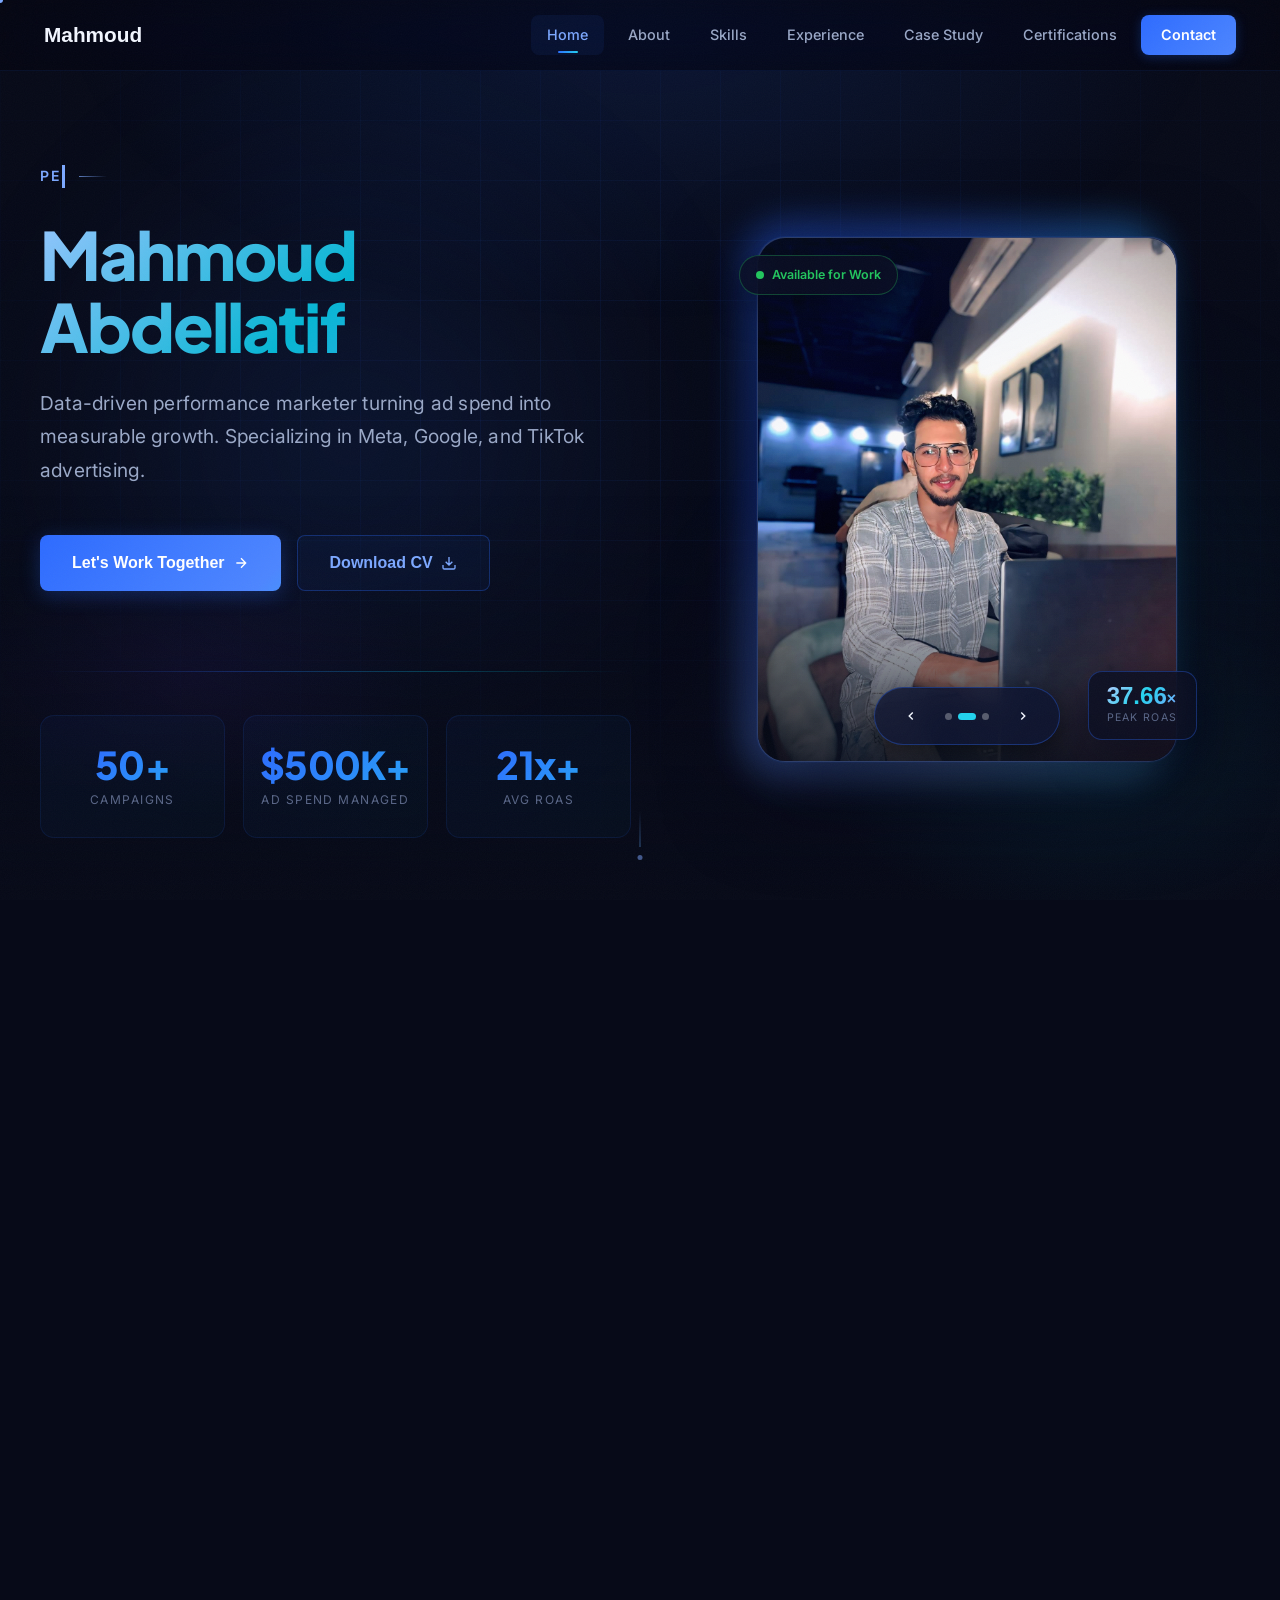
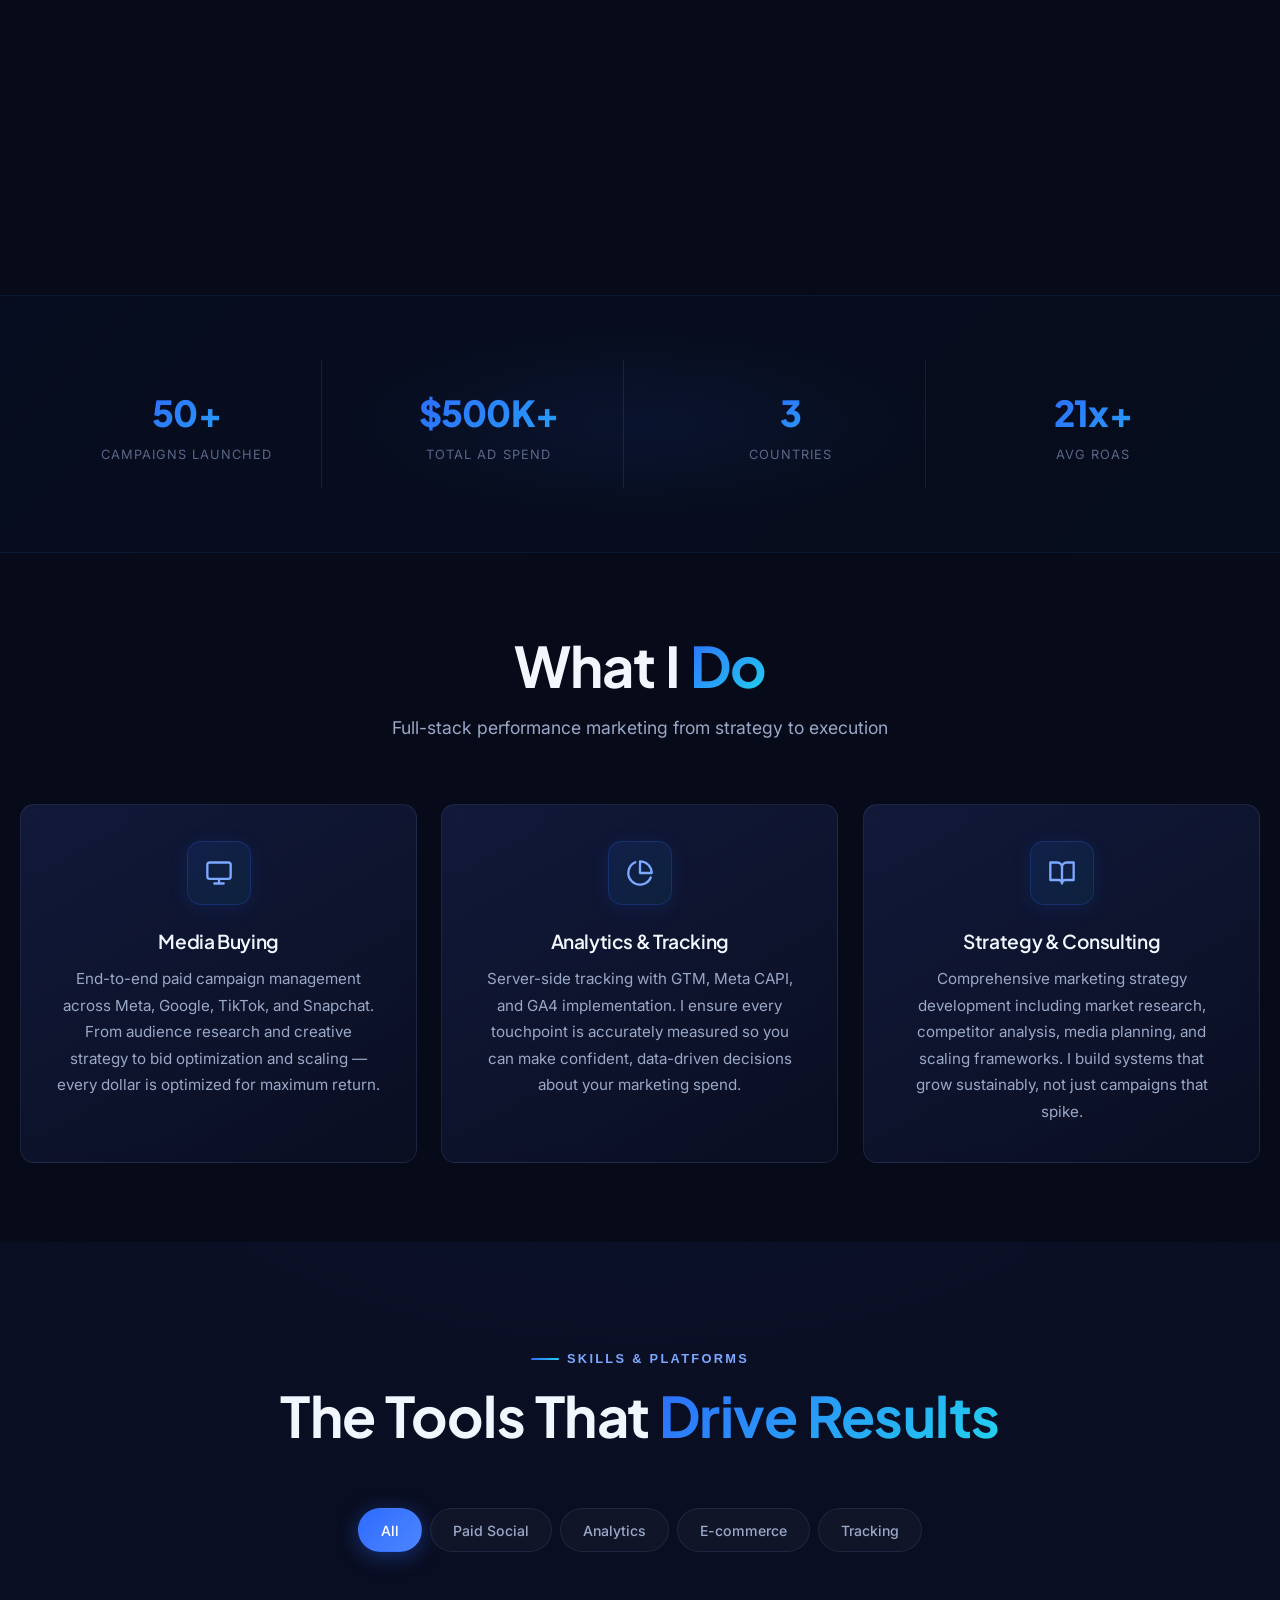
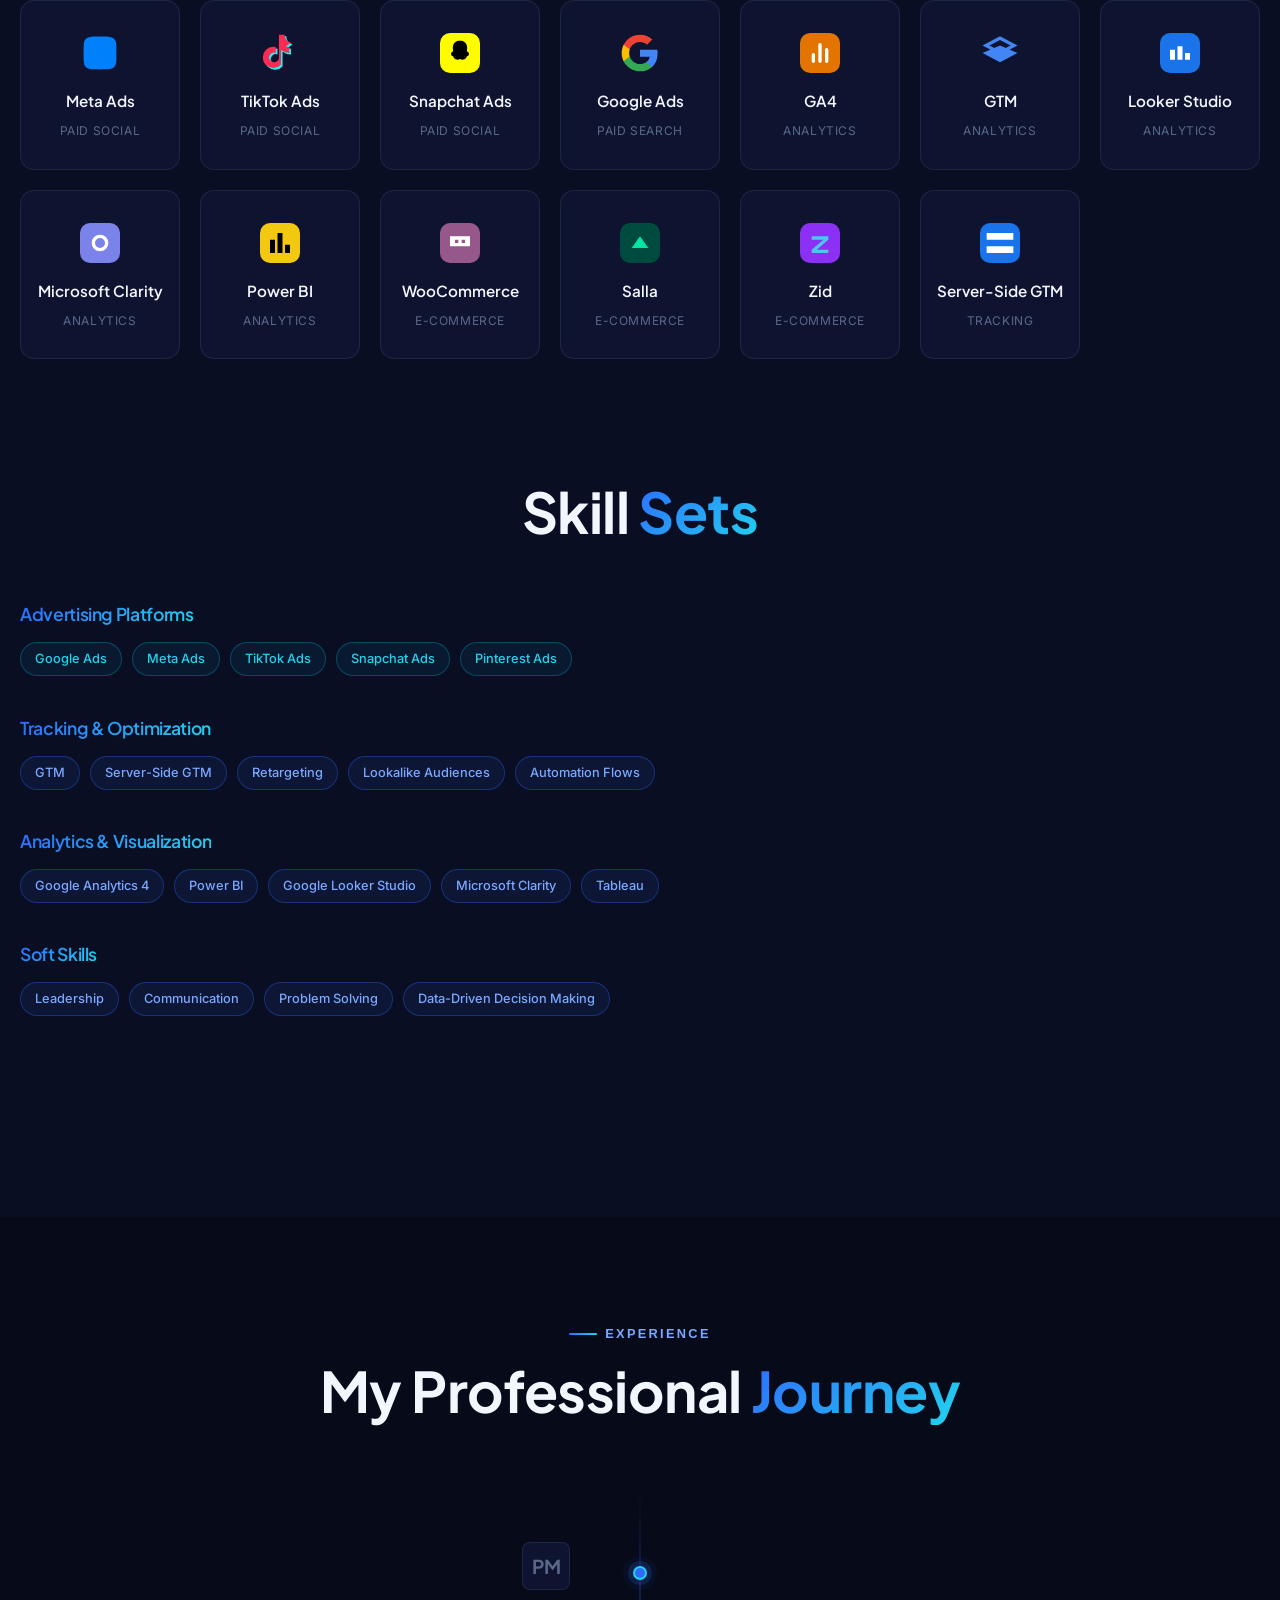
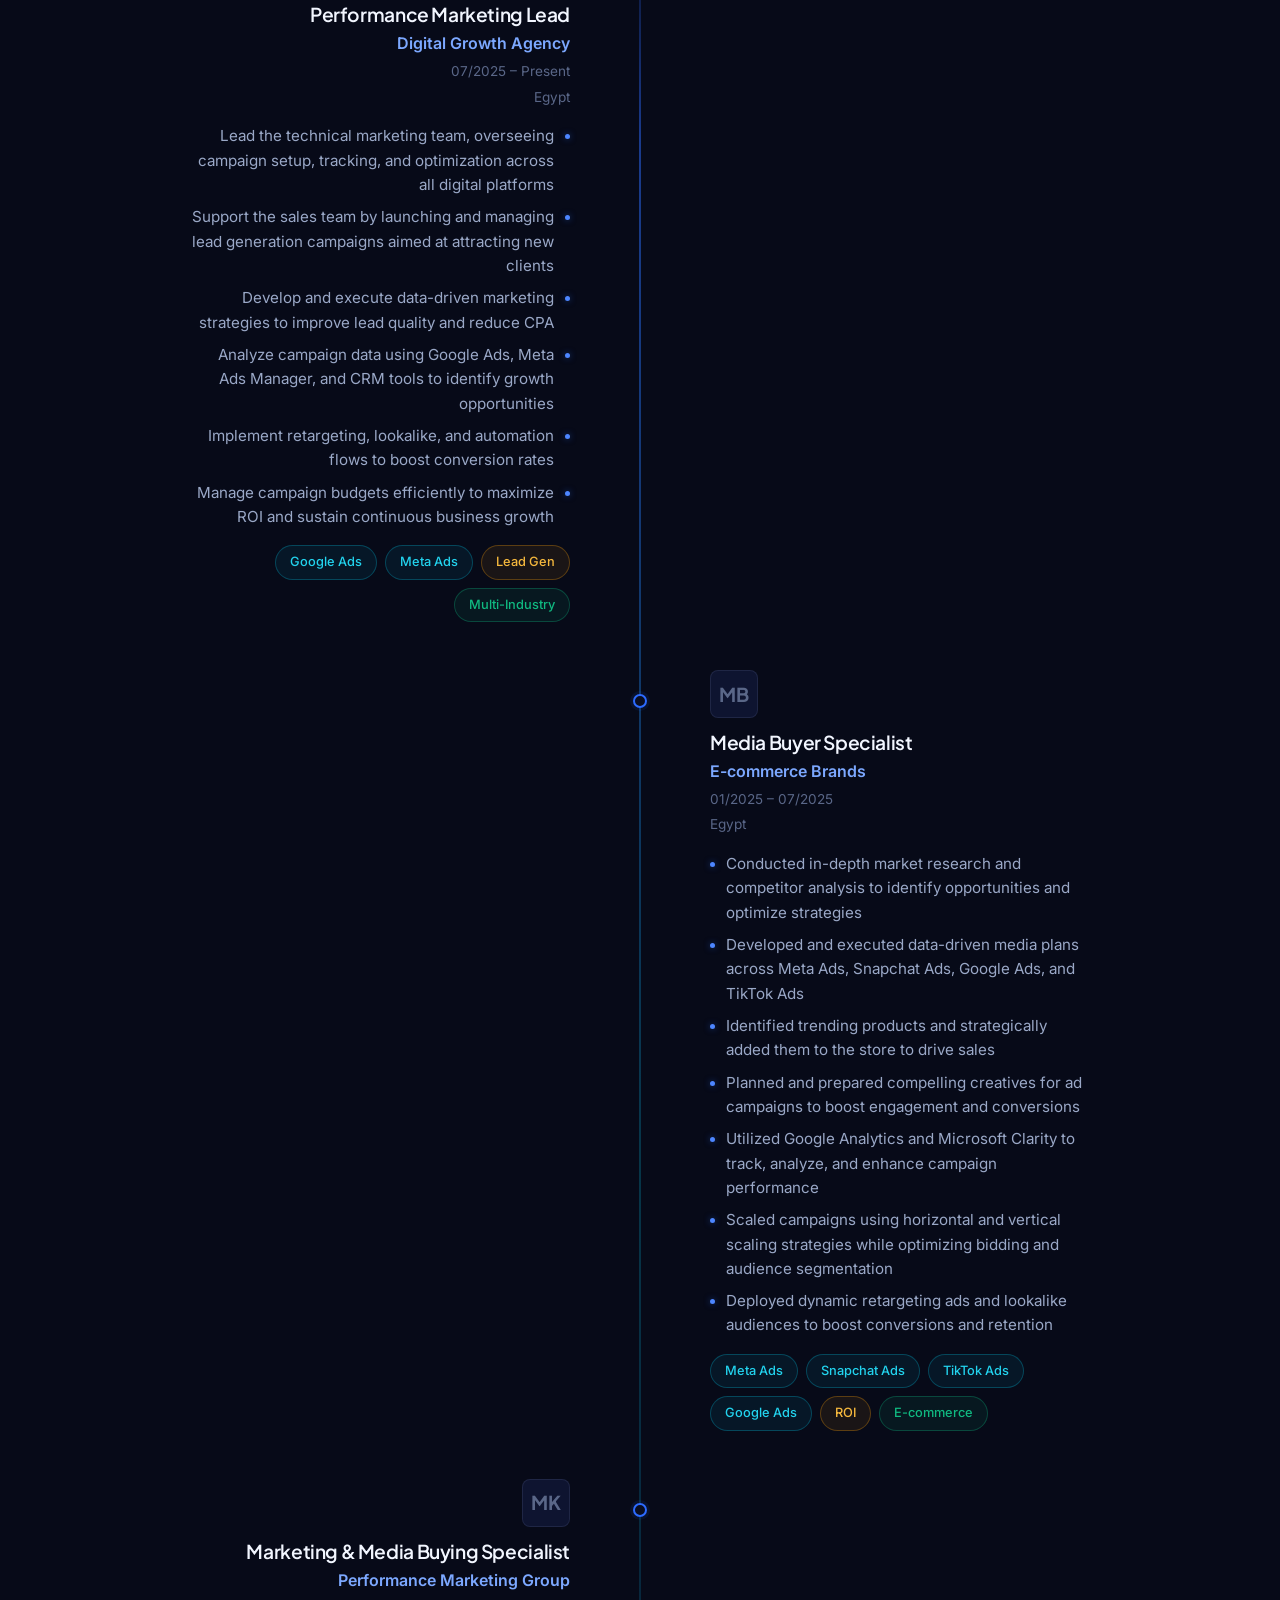
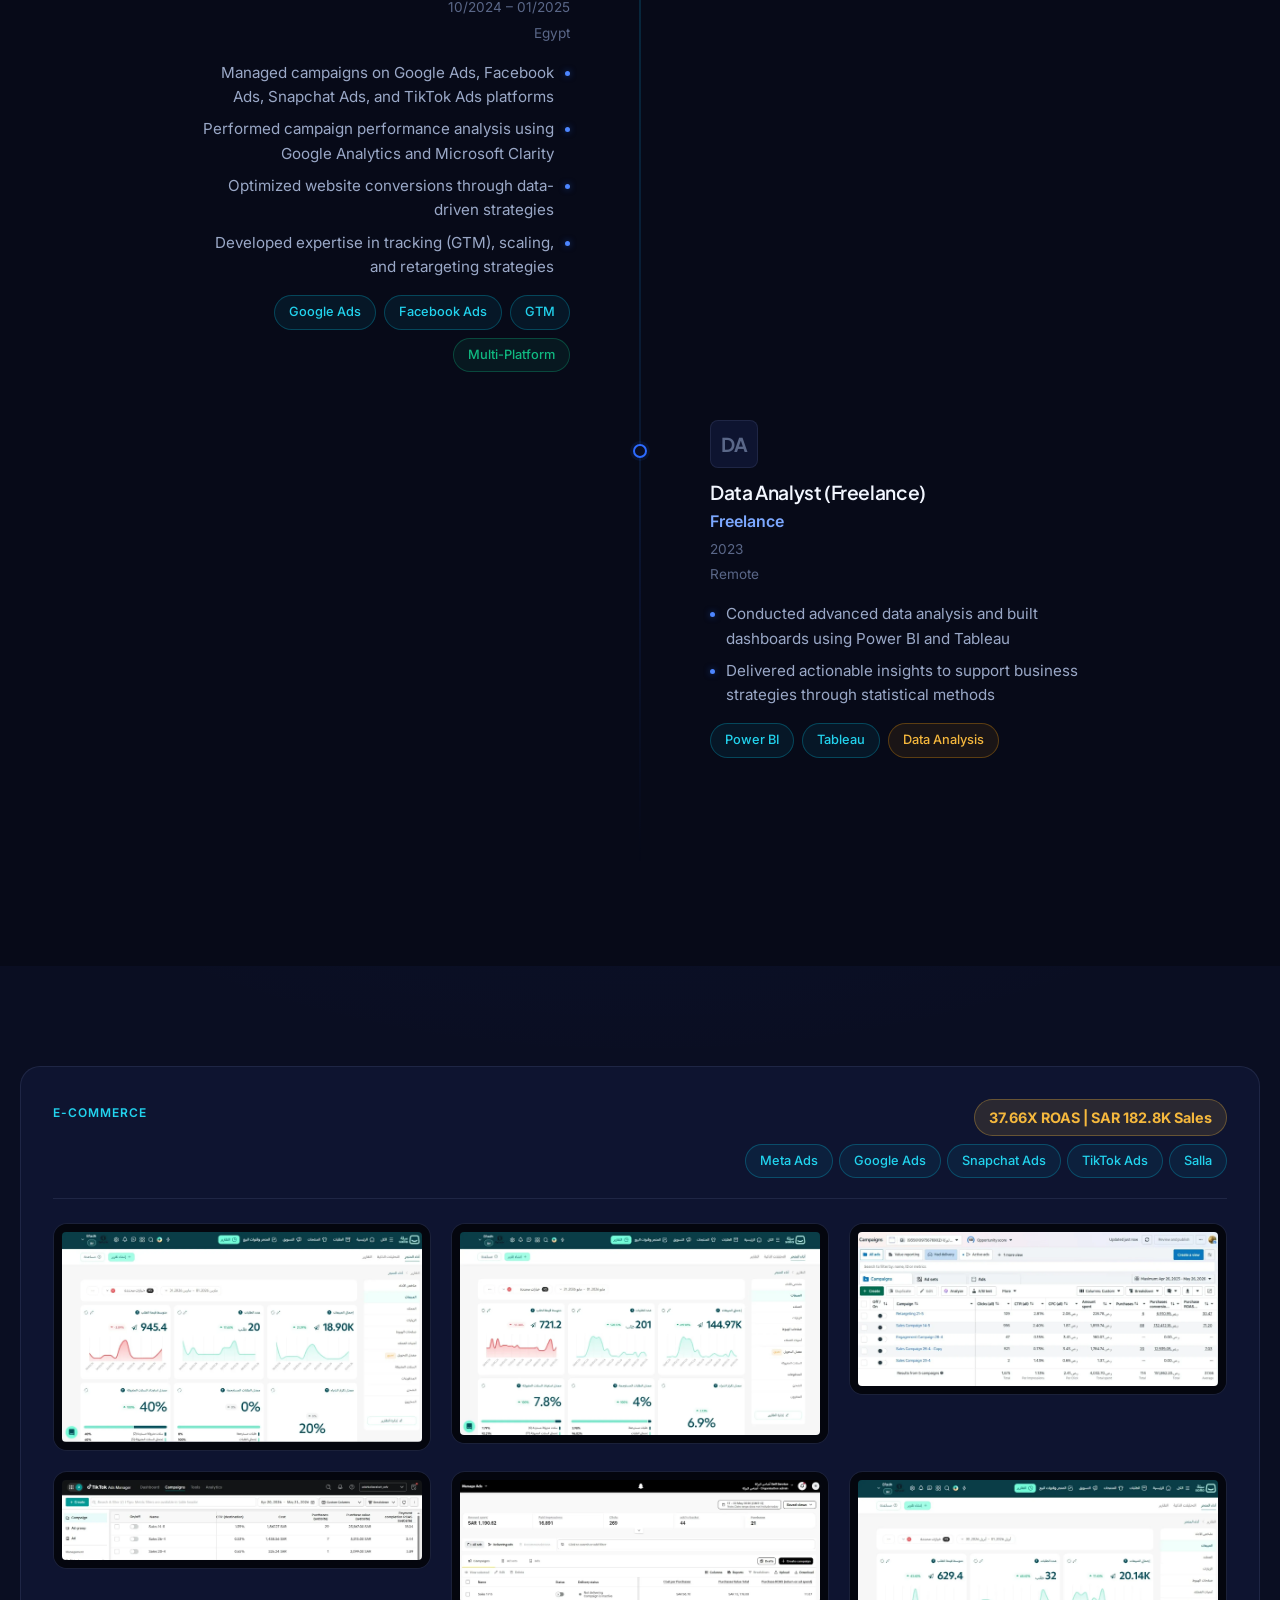
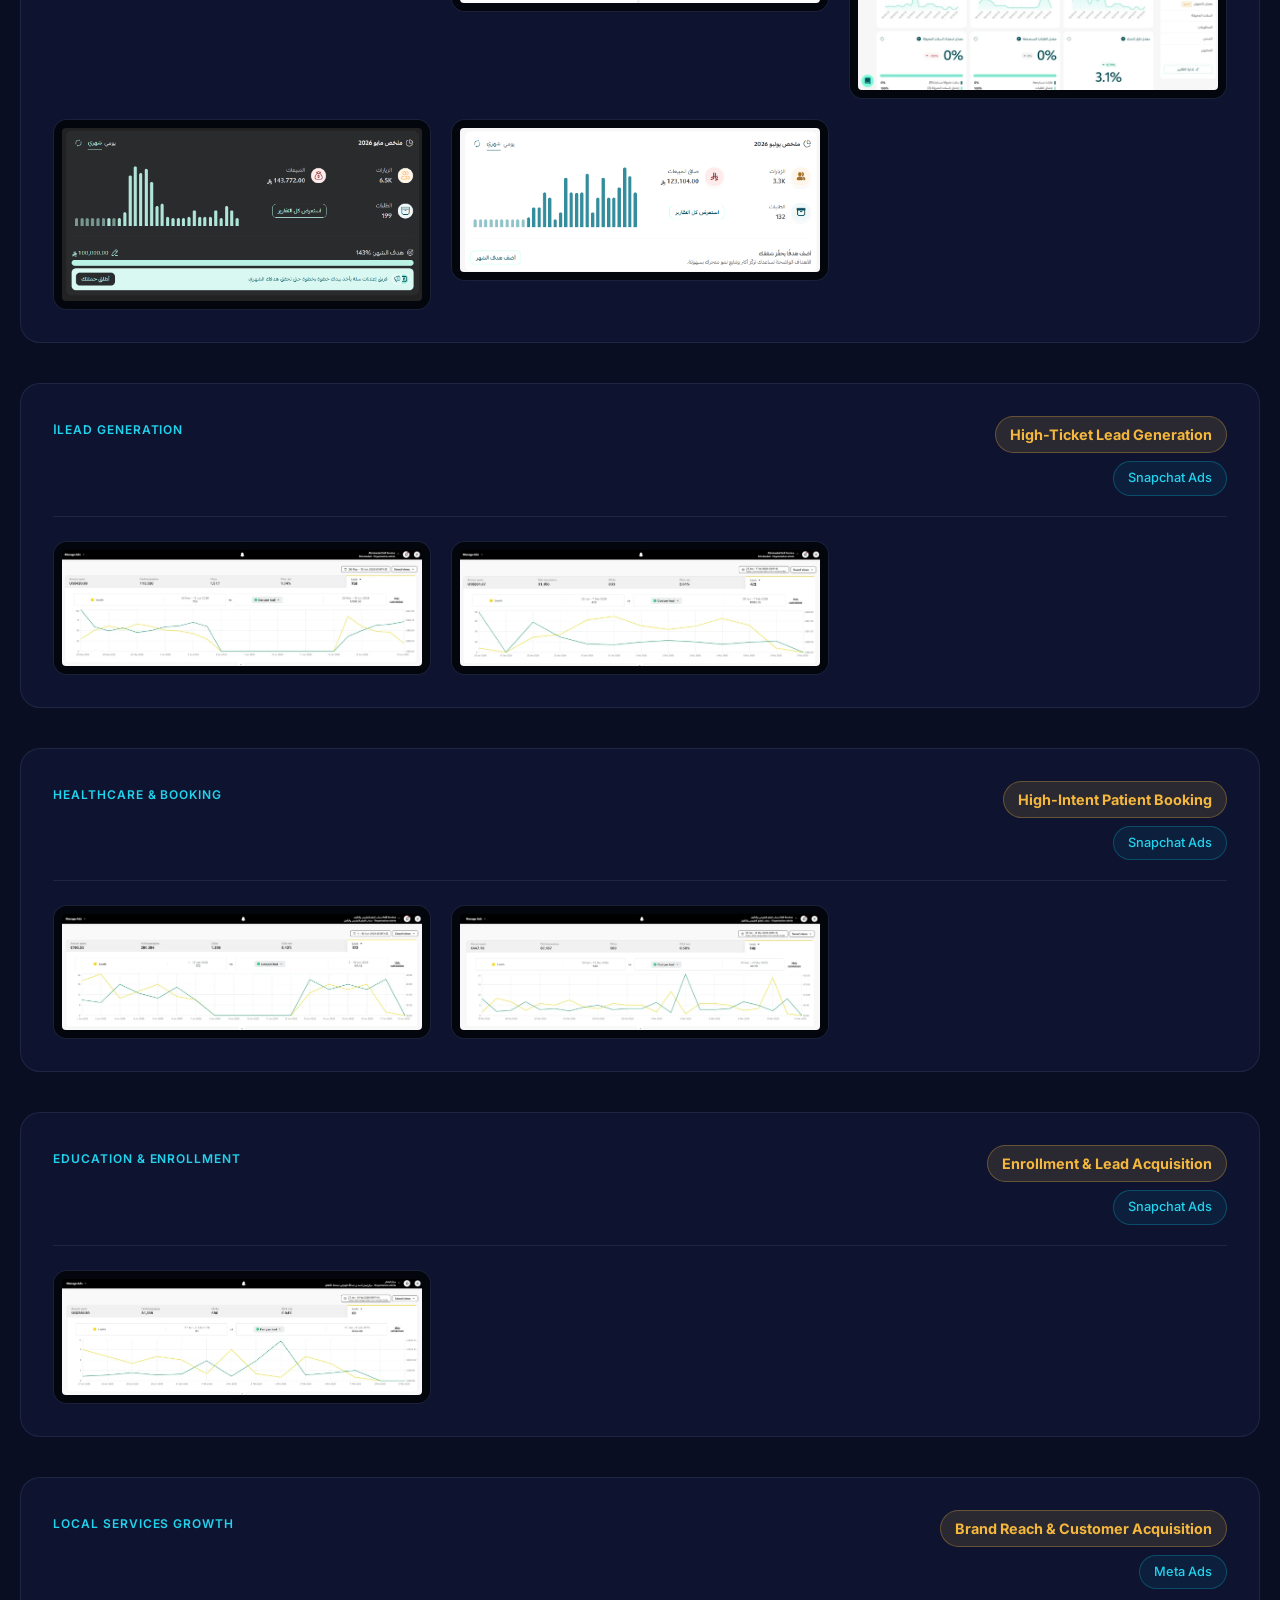
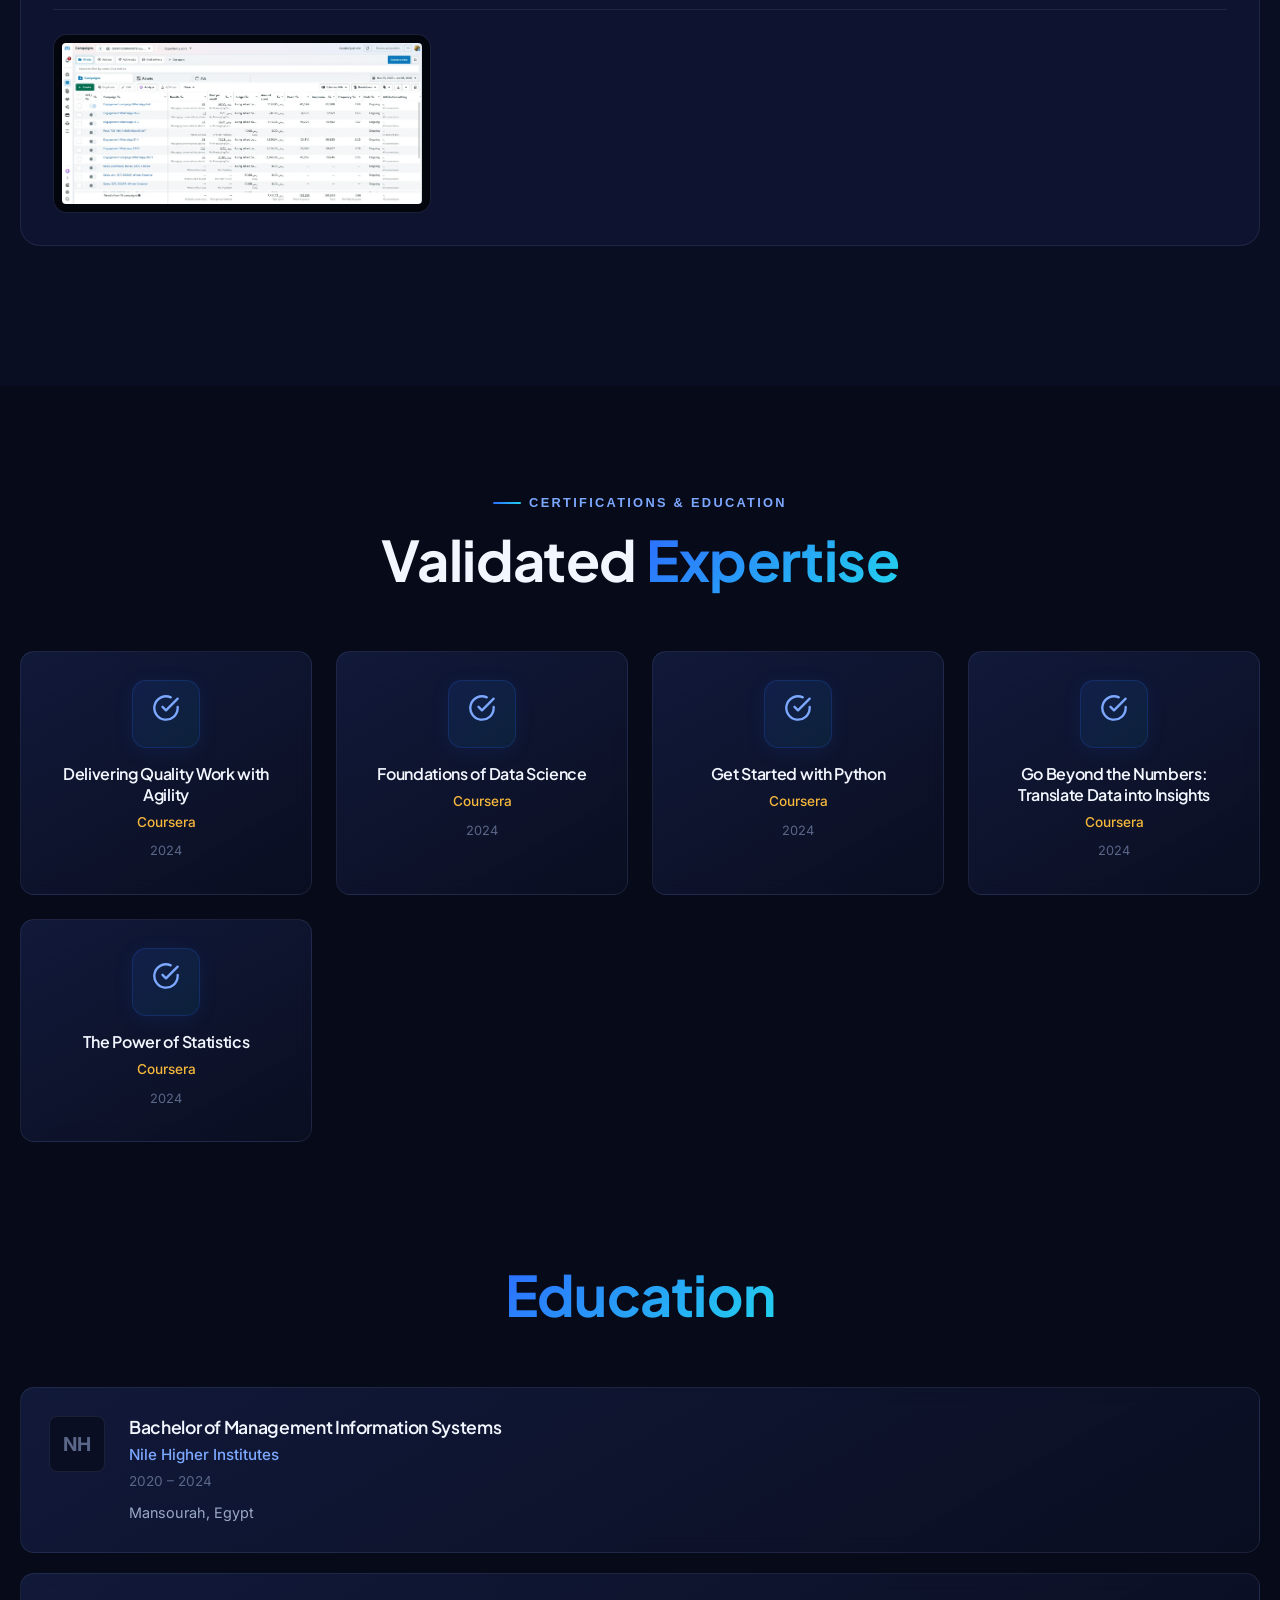
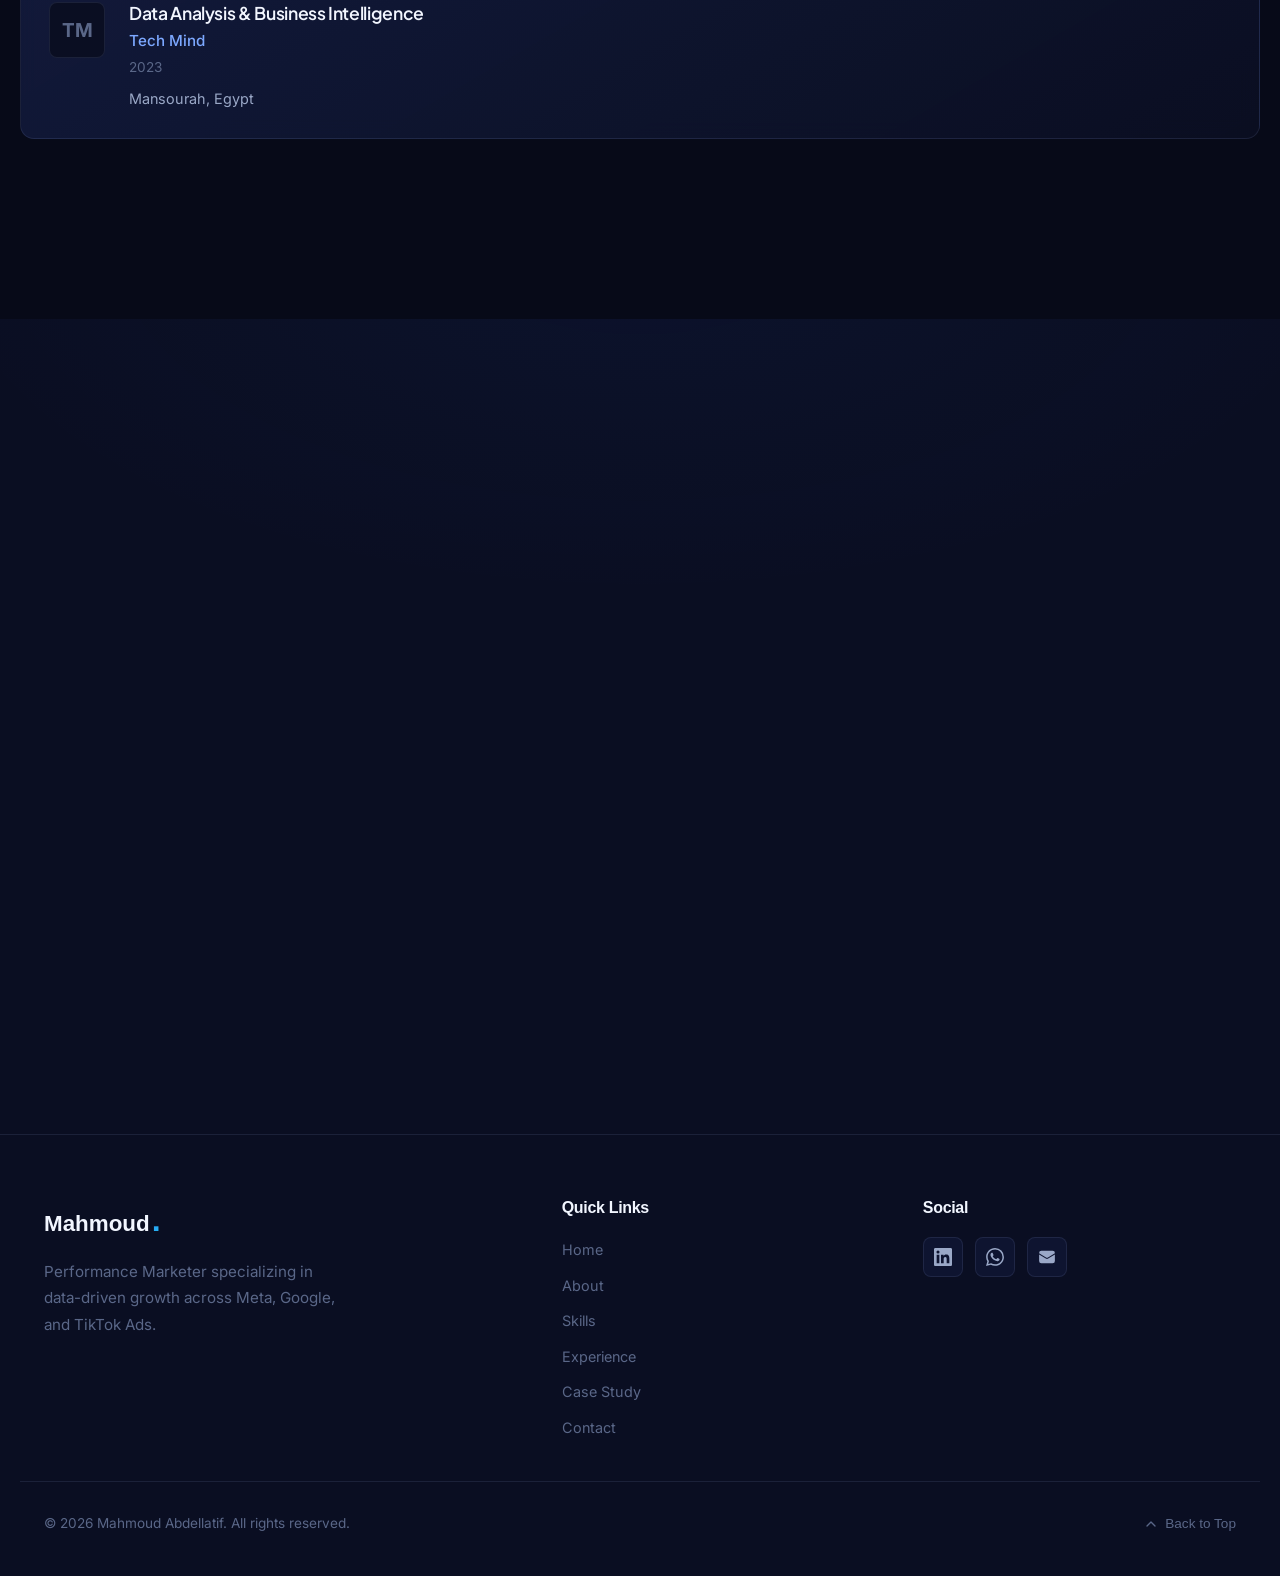
<file: about.html>
<!DOCTYPE html>
<html lang="en">
<head>
  <meta charset="UTF-8">
  <meta name="viewport" content="width=device-width, initial-scale=1.0">
  <title>About — Mahmoud Abdellatif</title>
  <meta name="description" content="Learn more about Mahmoud Abdellatif — a Performance Marketing Specialist.">
  <!-- Single-page site: this section now lives on the home page -->
  <link rel="canonical" href="index.html#about">
  <meta name="robots" content="noindex">
  <meta http-equiv="refresh" content="0; url=index.html#about">
  <script>window.location.replace('index.html#about');</script>
</head>
<body>
  <p>Redirecting to <a href="index.html#about">About</a>…</p>
</body>
</html>
</file>
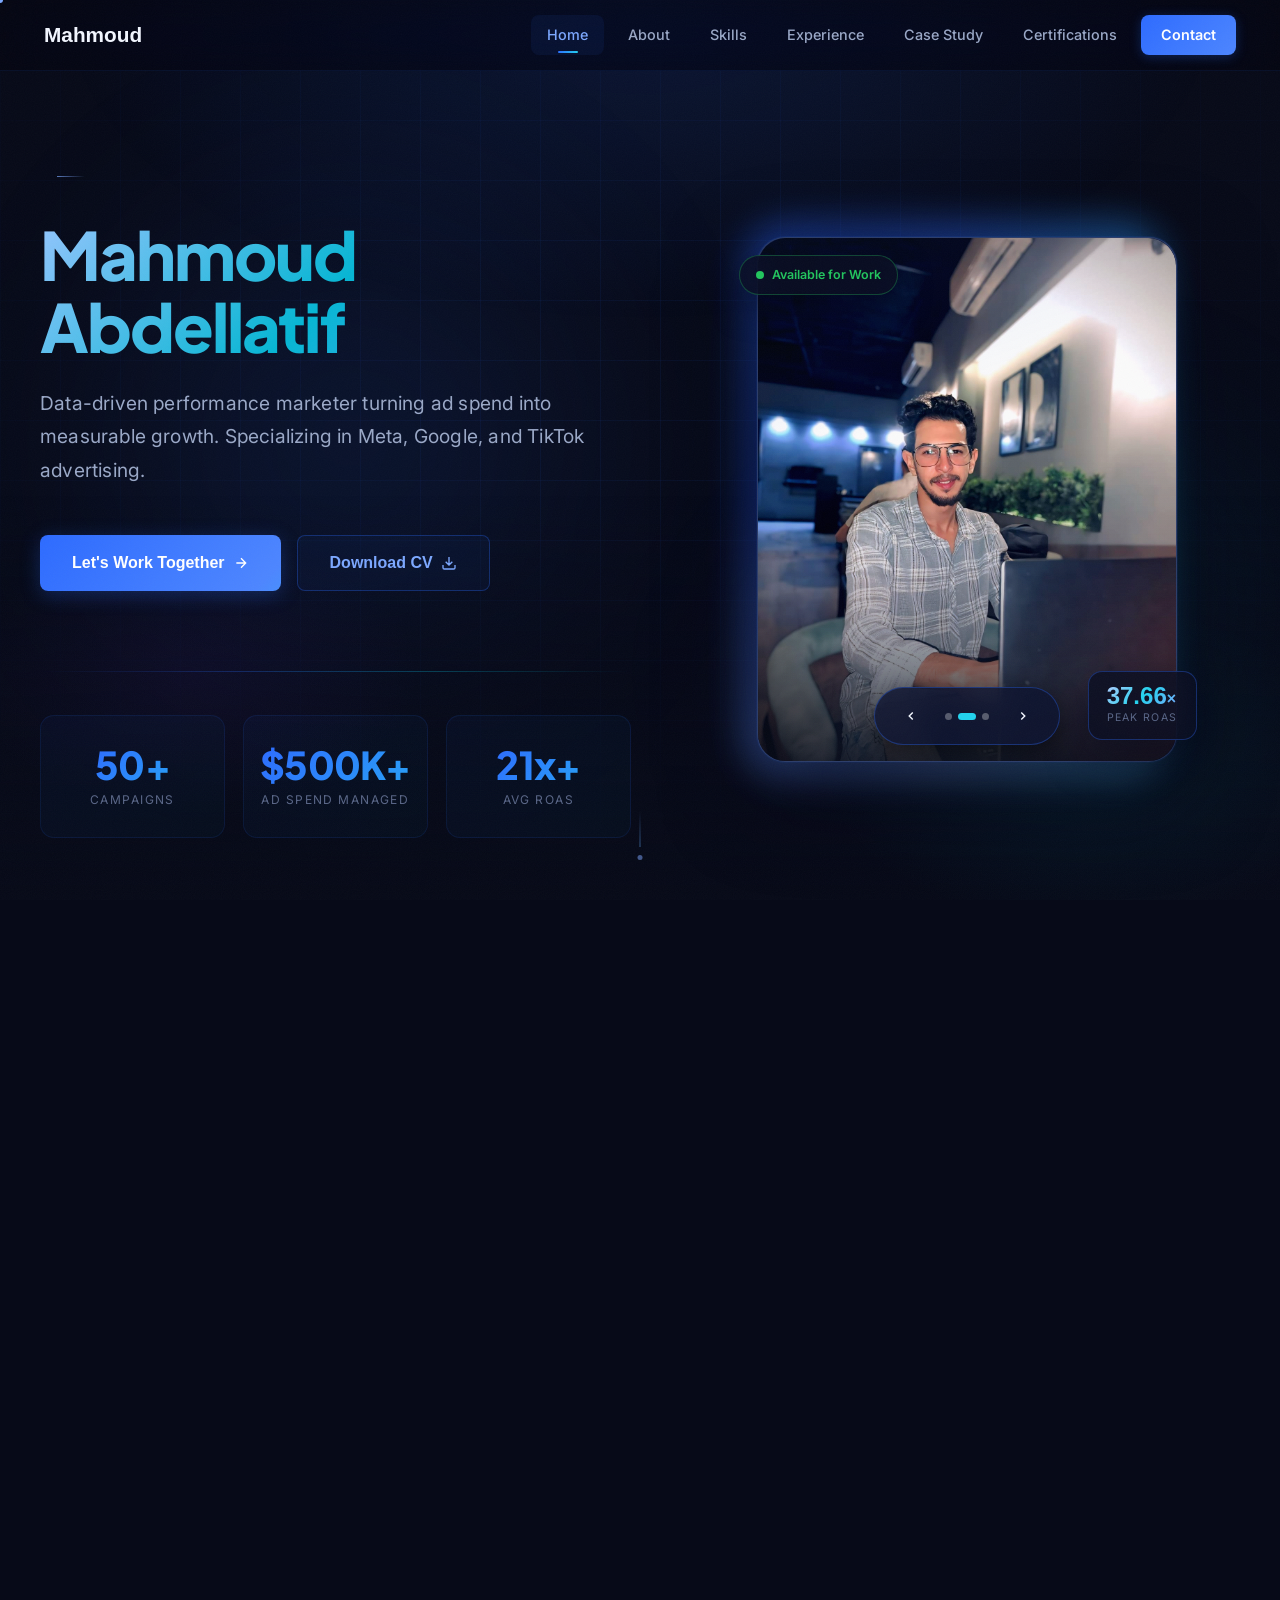
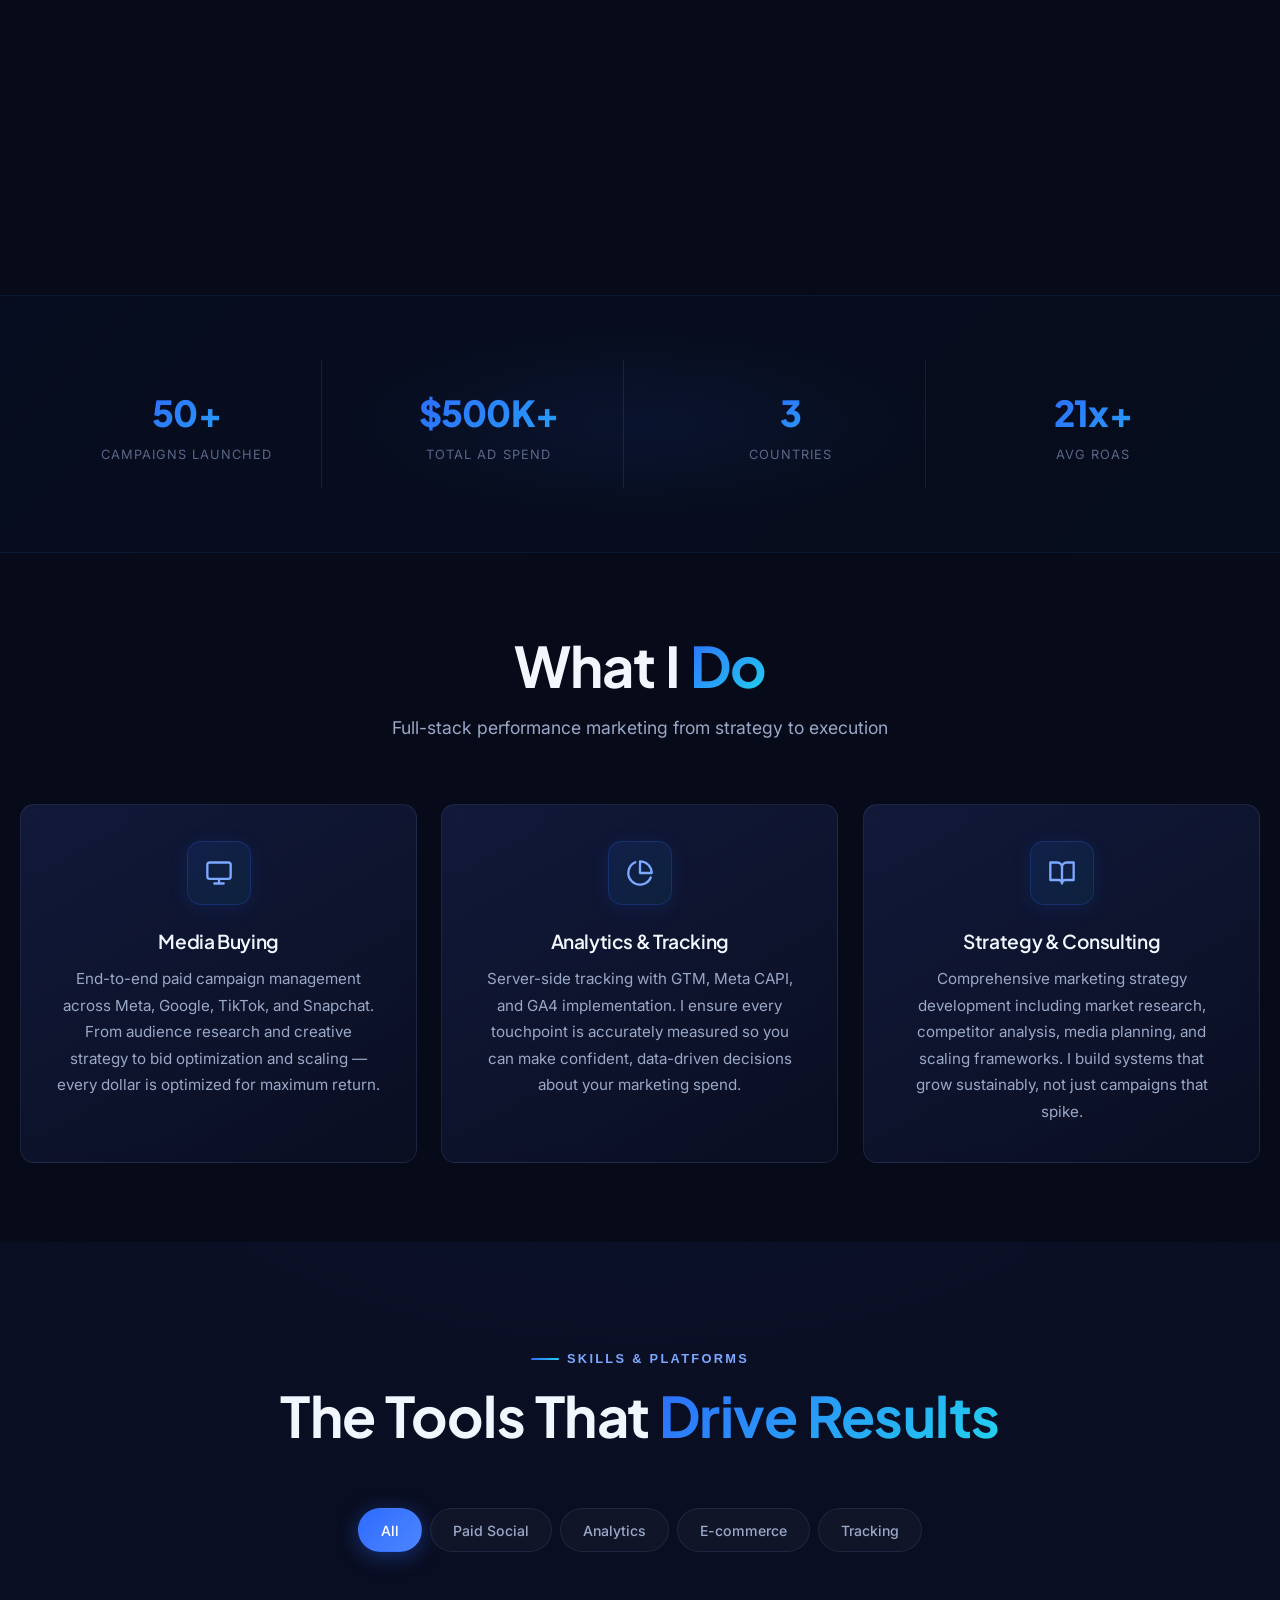
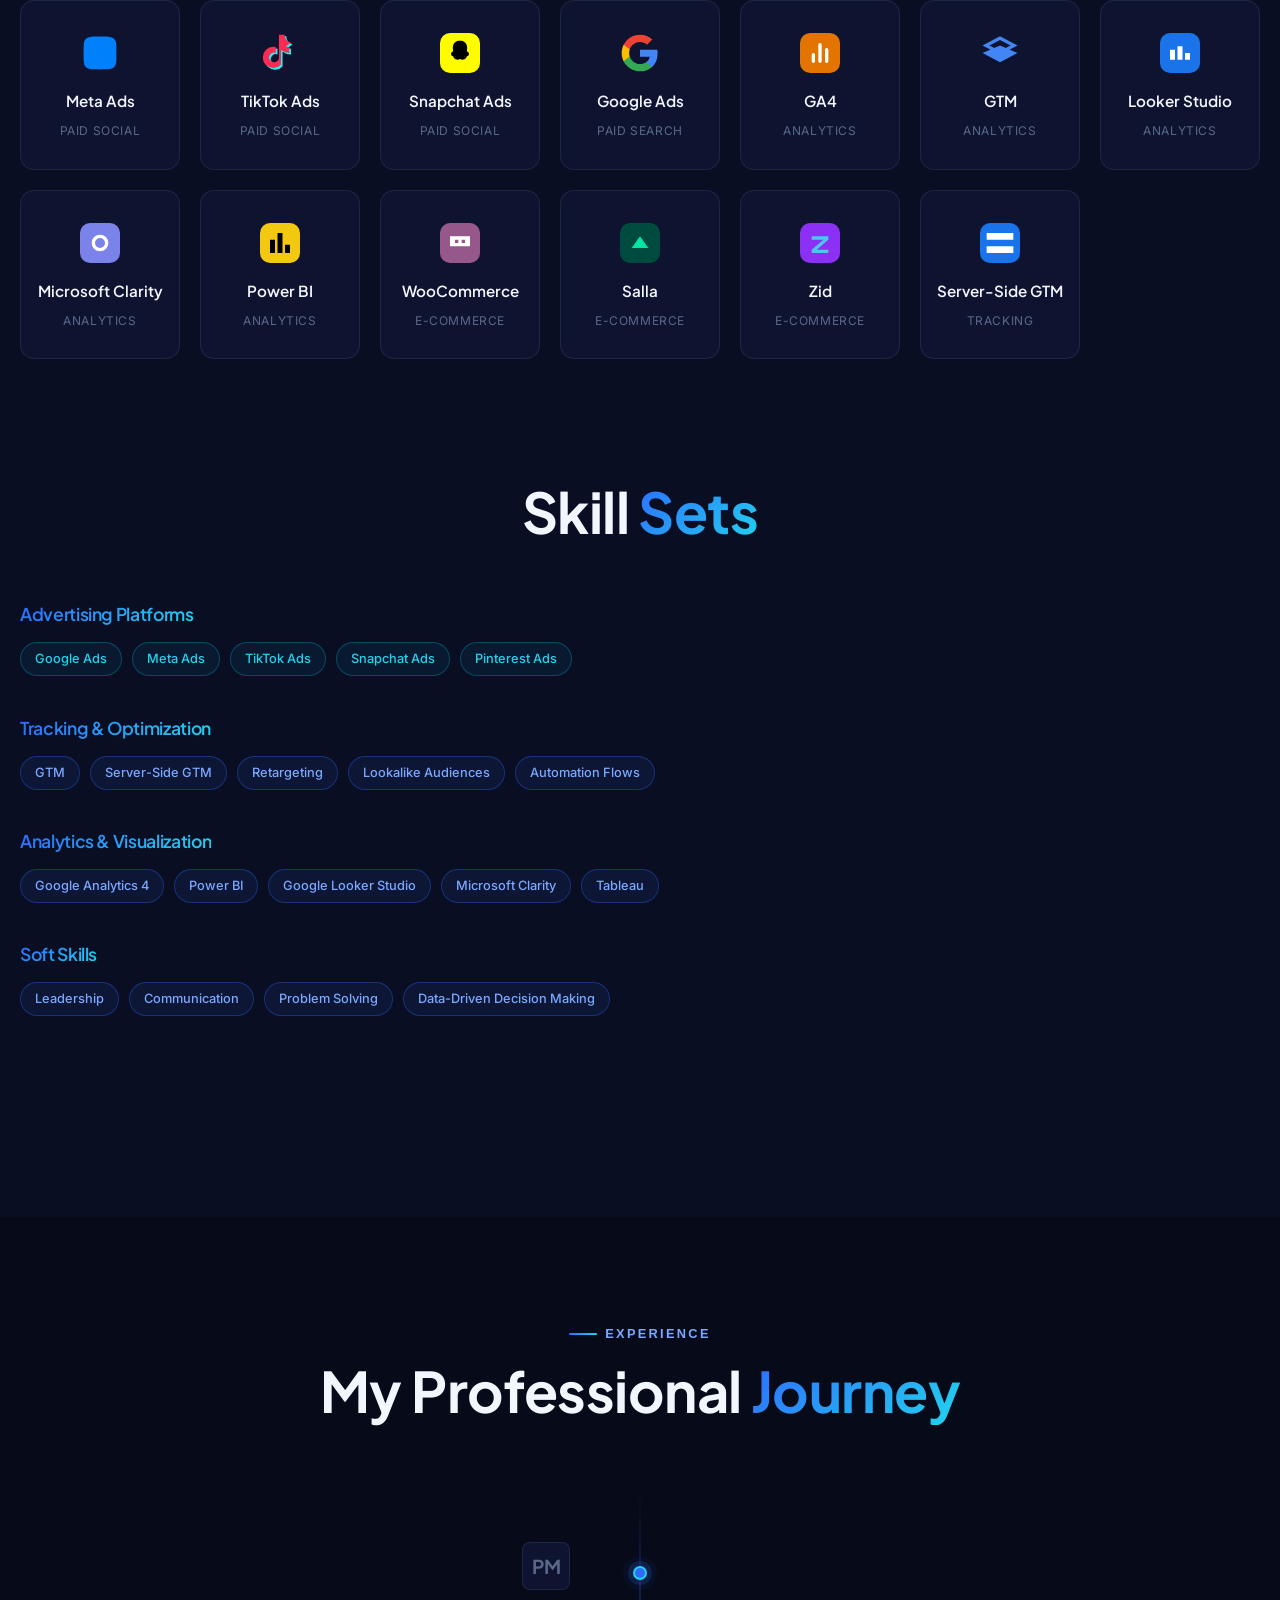
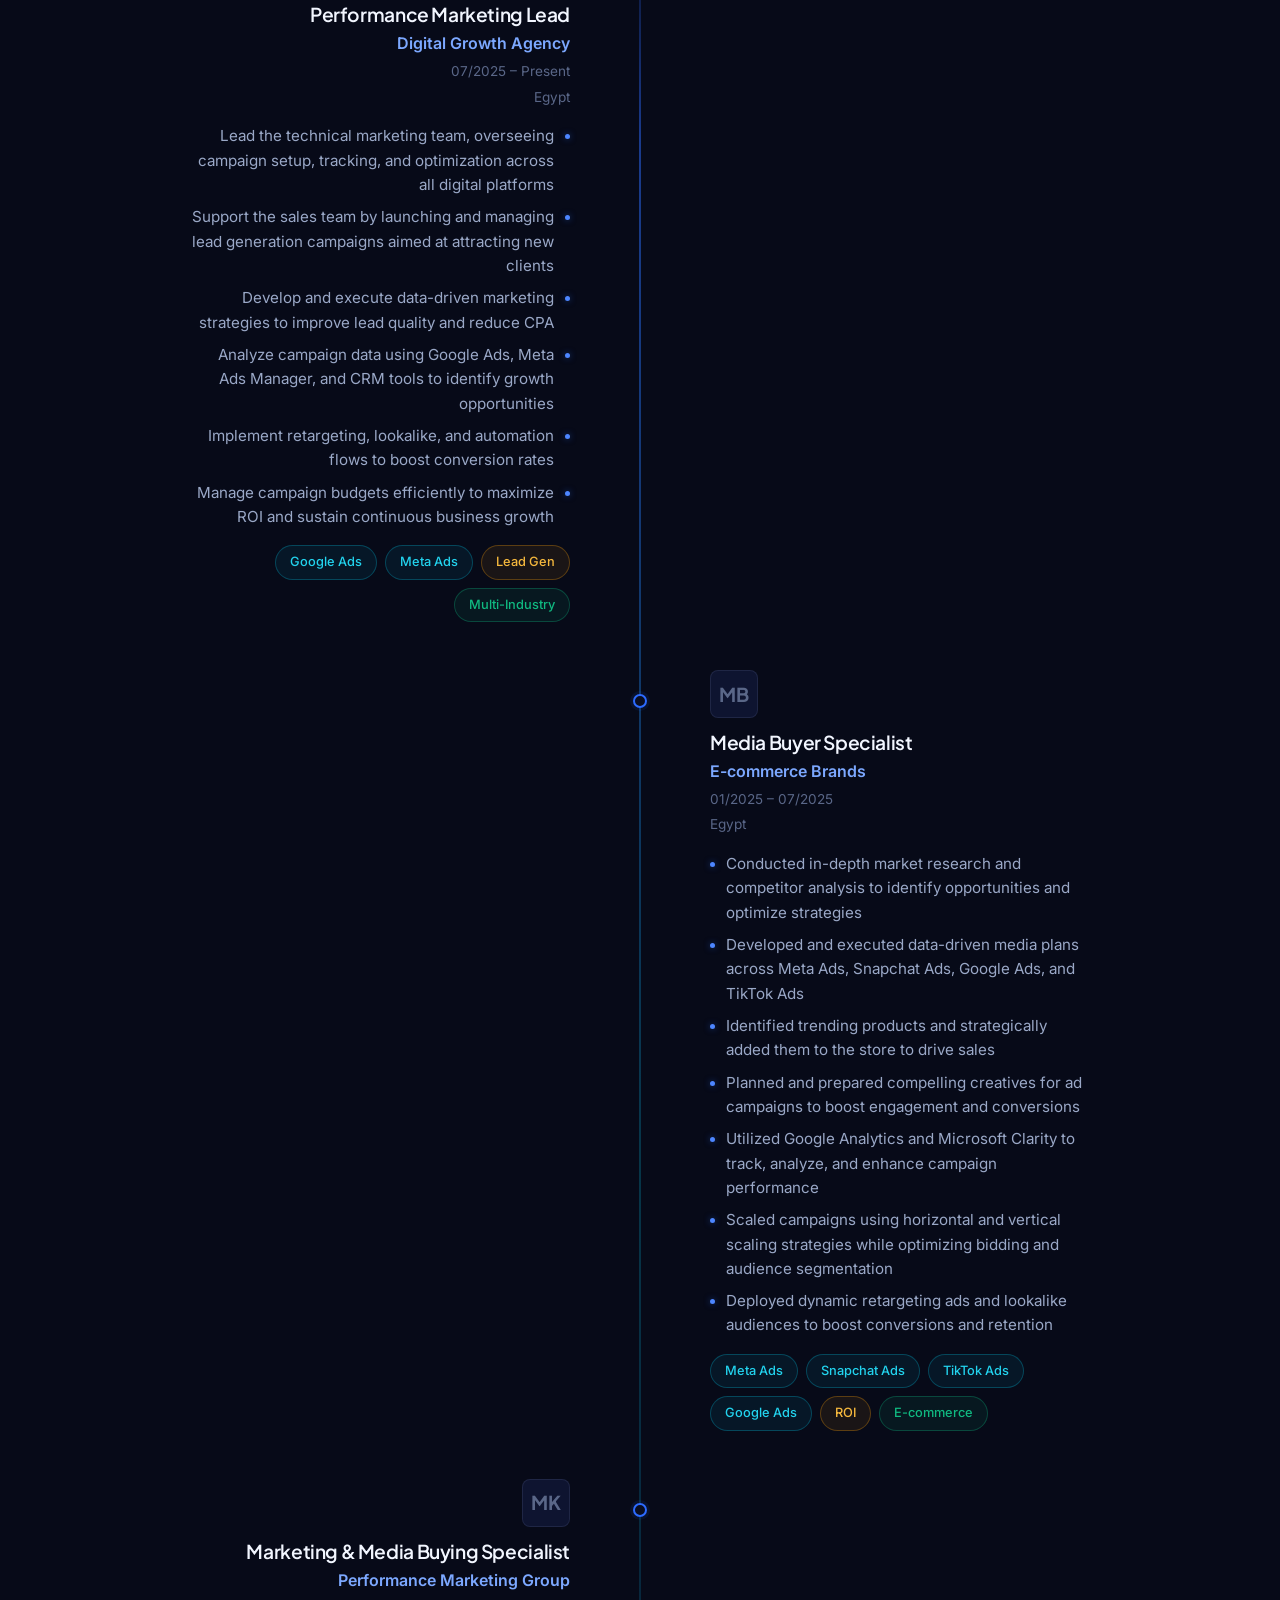
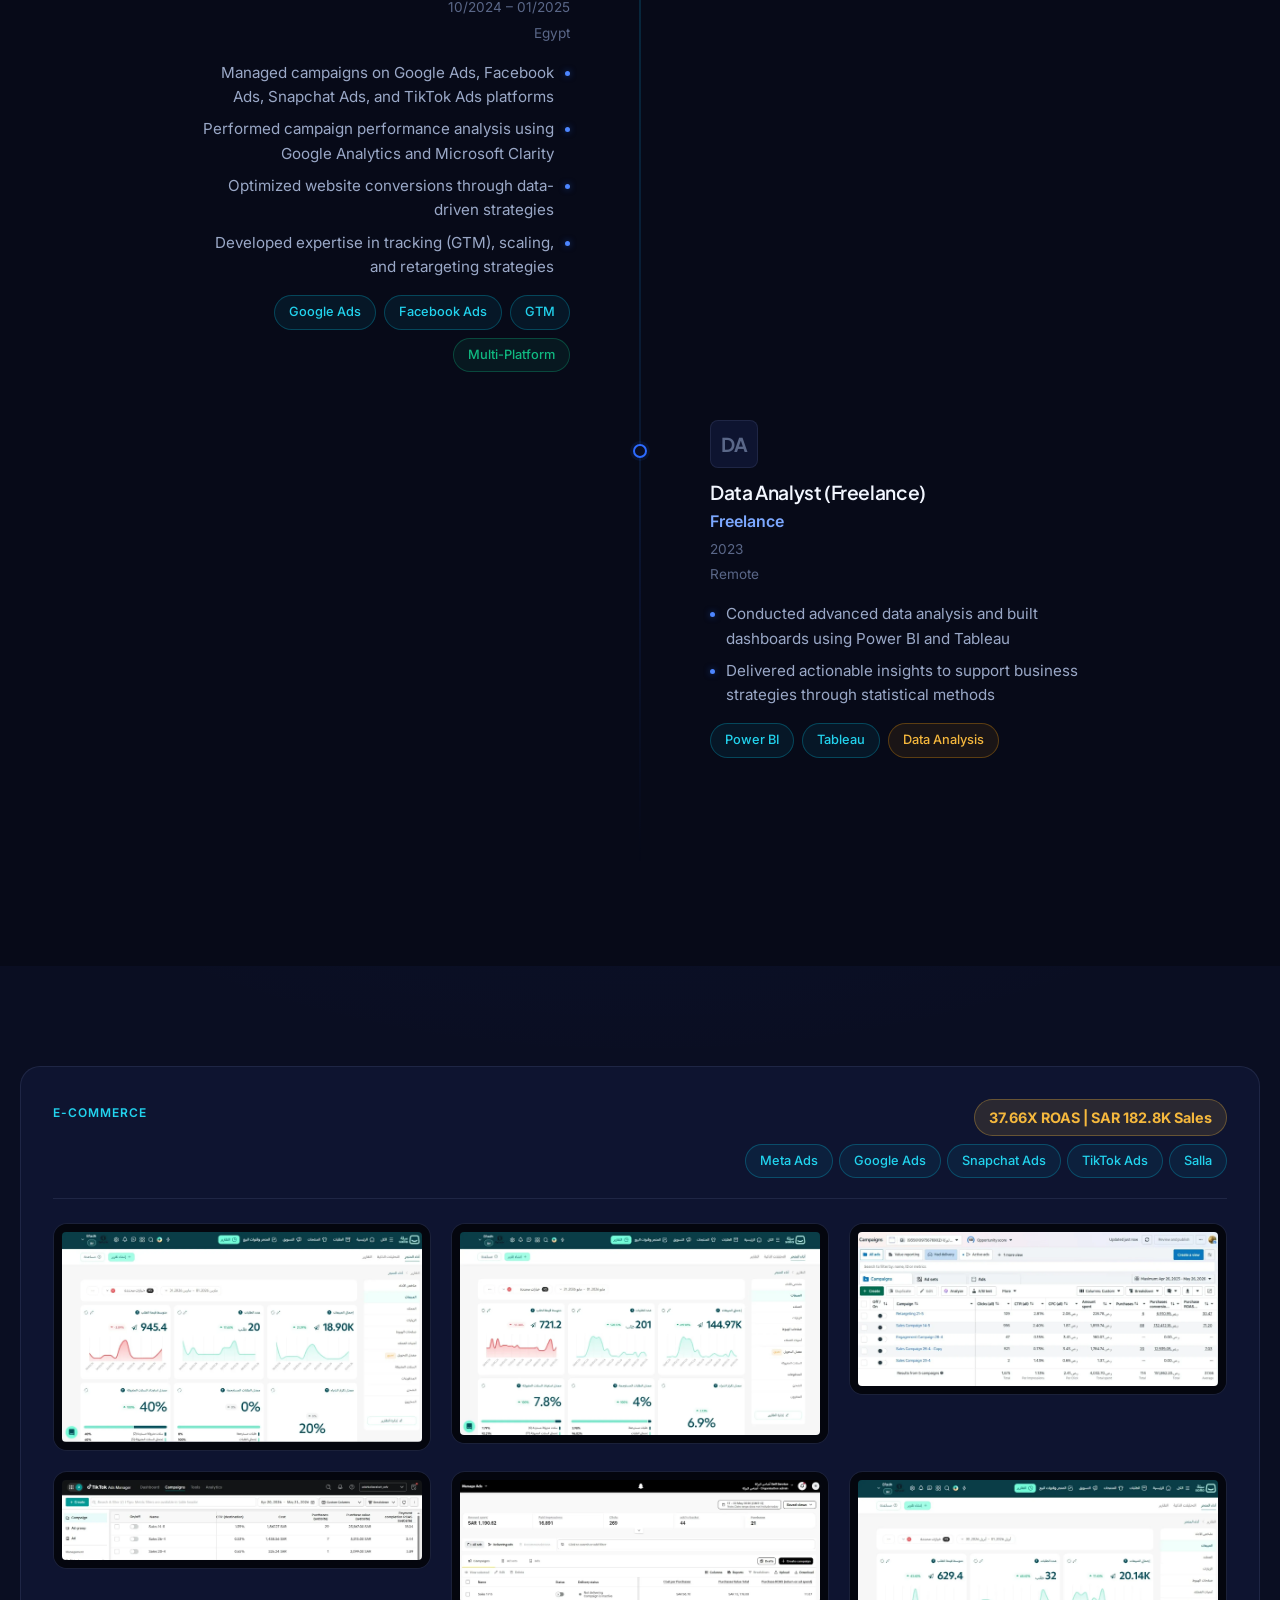
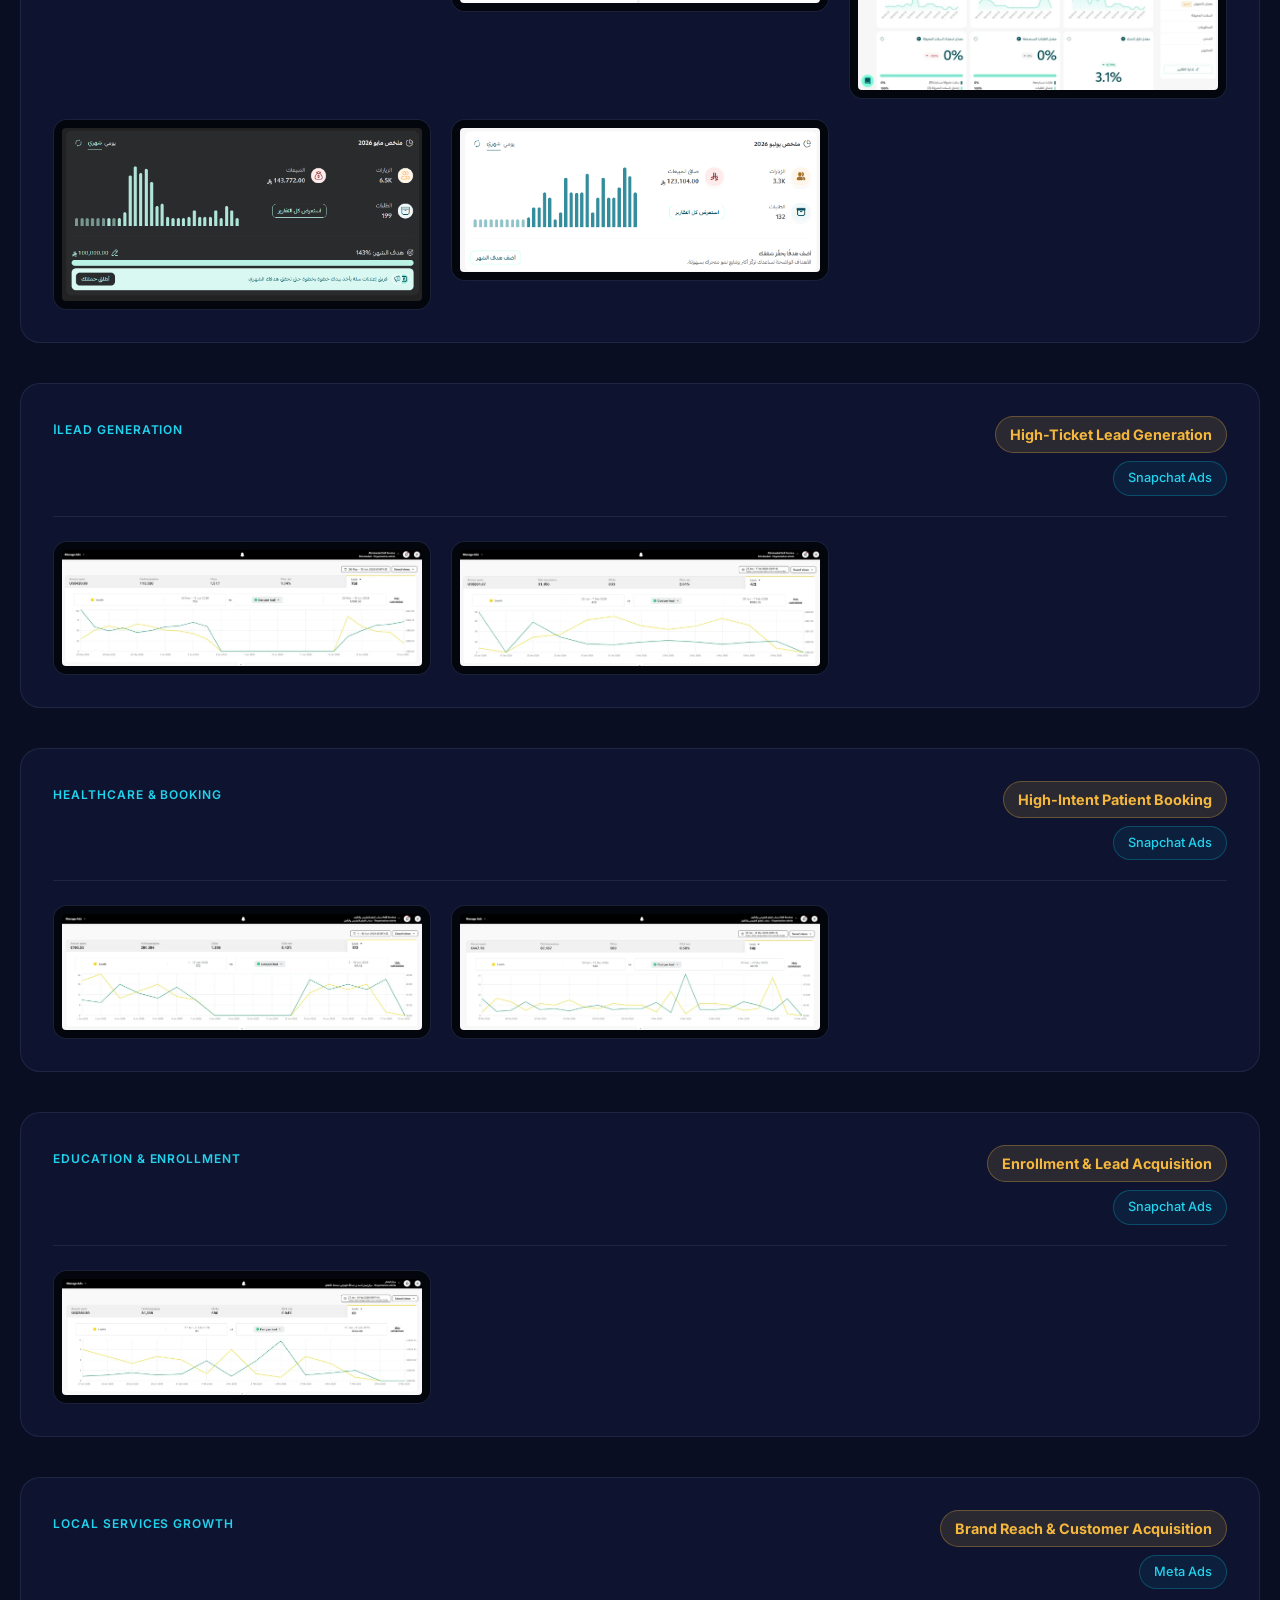
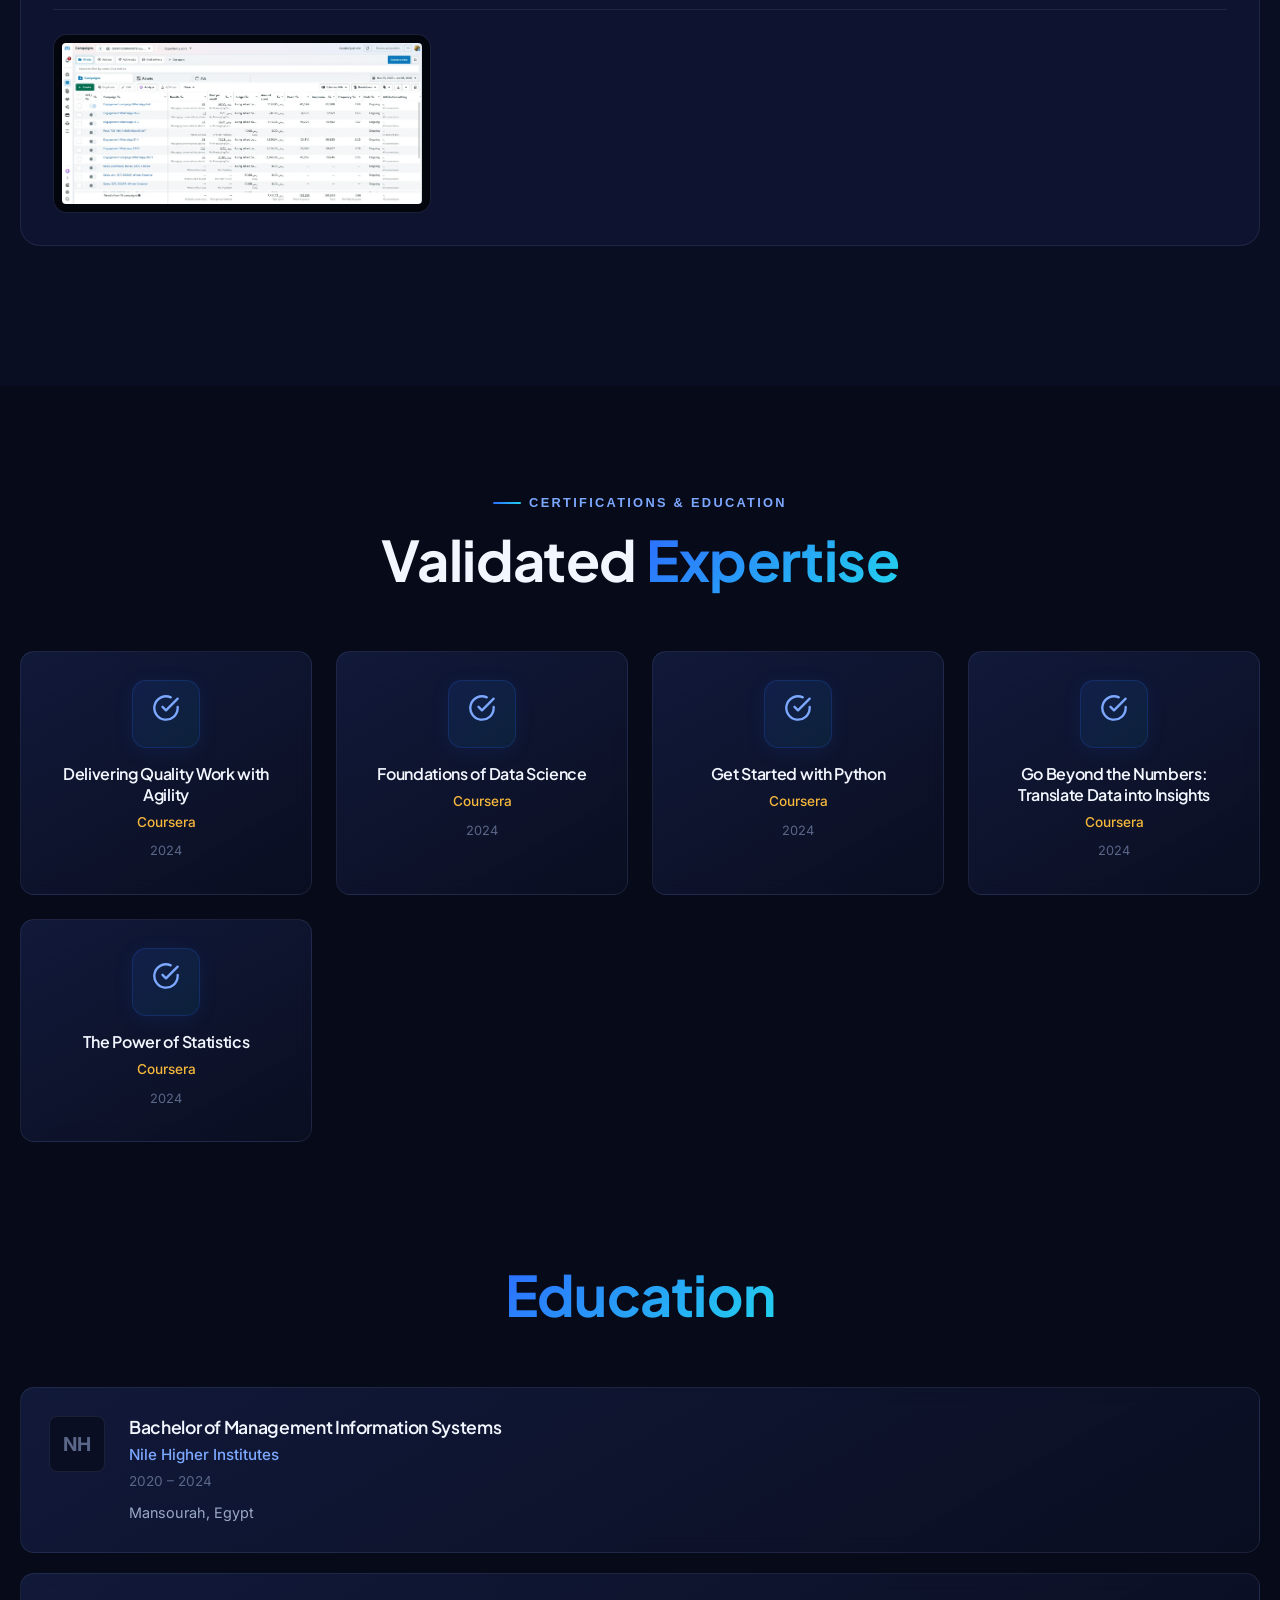
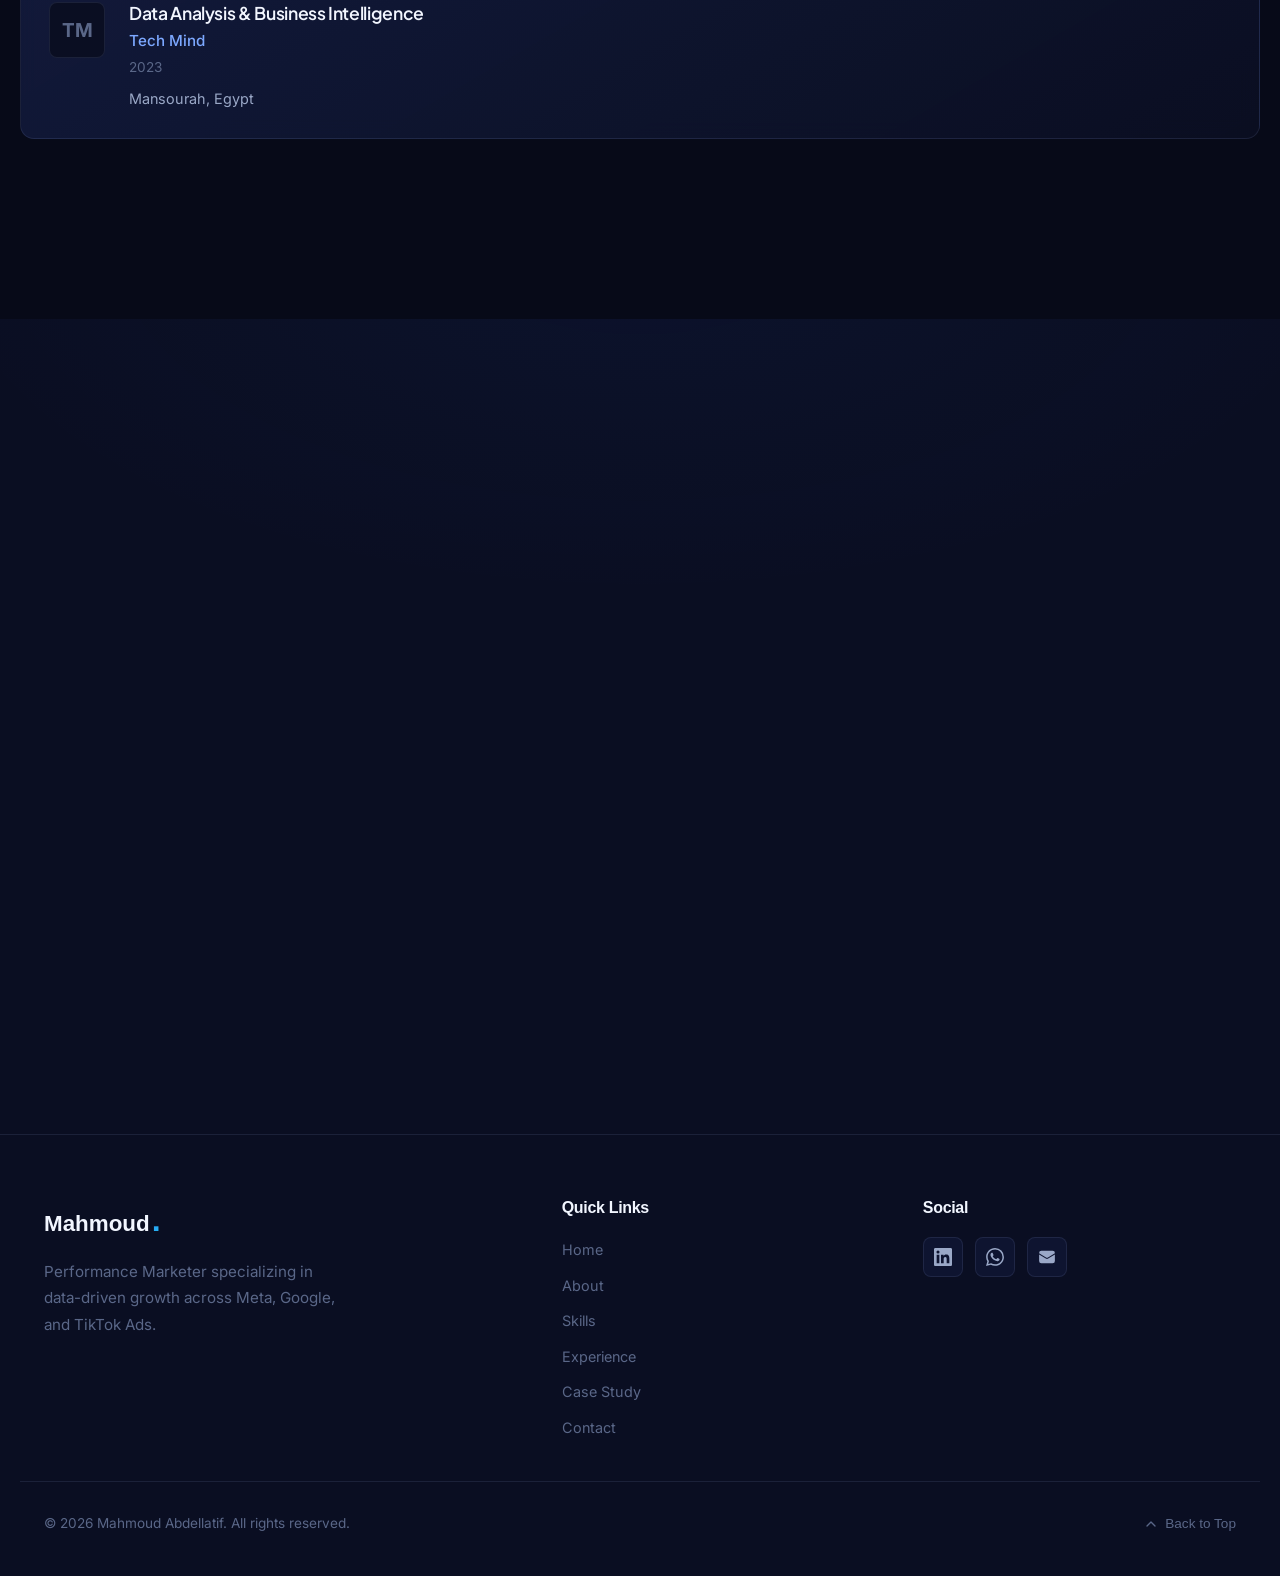
<file: case-study.html>
<!DOCTYPE html>
<html lang="en">
<head>
  <meta charset="UTF-8">
  <meta name="viewport" content="width=device-width, initial-scale=1.0">
  <title>Case Studies — Mahmoud Abdellatif</title>
  <meta name="description" content="Performance marketing portfolio and results by Mahmoud Abdellatif.">
  <!-- Single-page site: redirect to case study section on main page -->
  <link rel="canonical" href="index.html#case-study">
  <meta name="robots" content="noindex">
  <meta http-equiv="refresh" content="0; url=index.html#case-study">
  <script>window.location.replace('index.html#case-study');</script>
</head>
<body>
  <p>Redirecting to <a href="index.html#case-study">Case Studies</a>…</p>
</body>
</html>
</file>
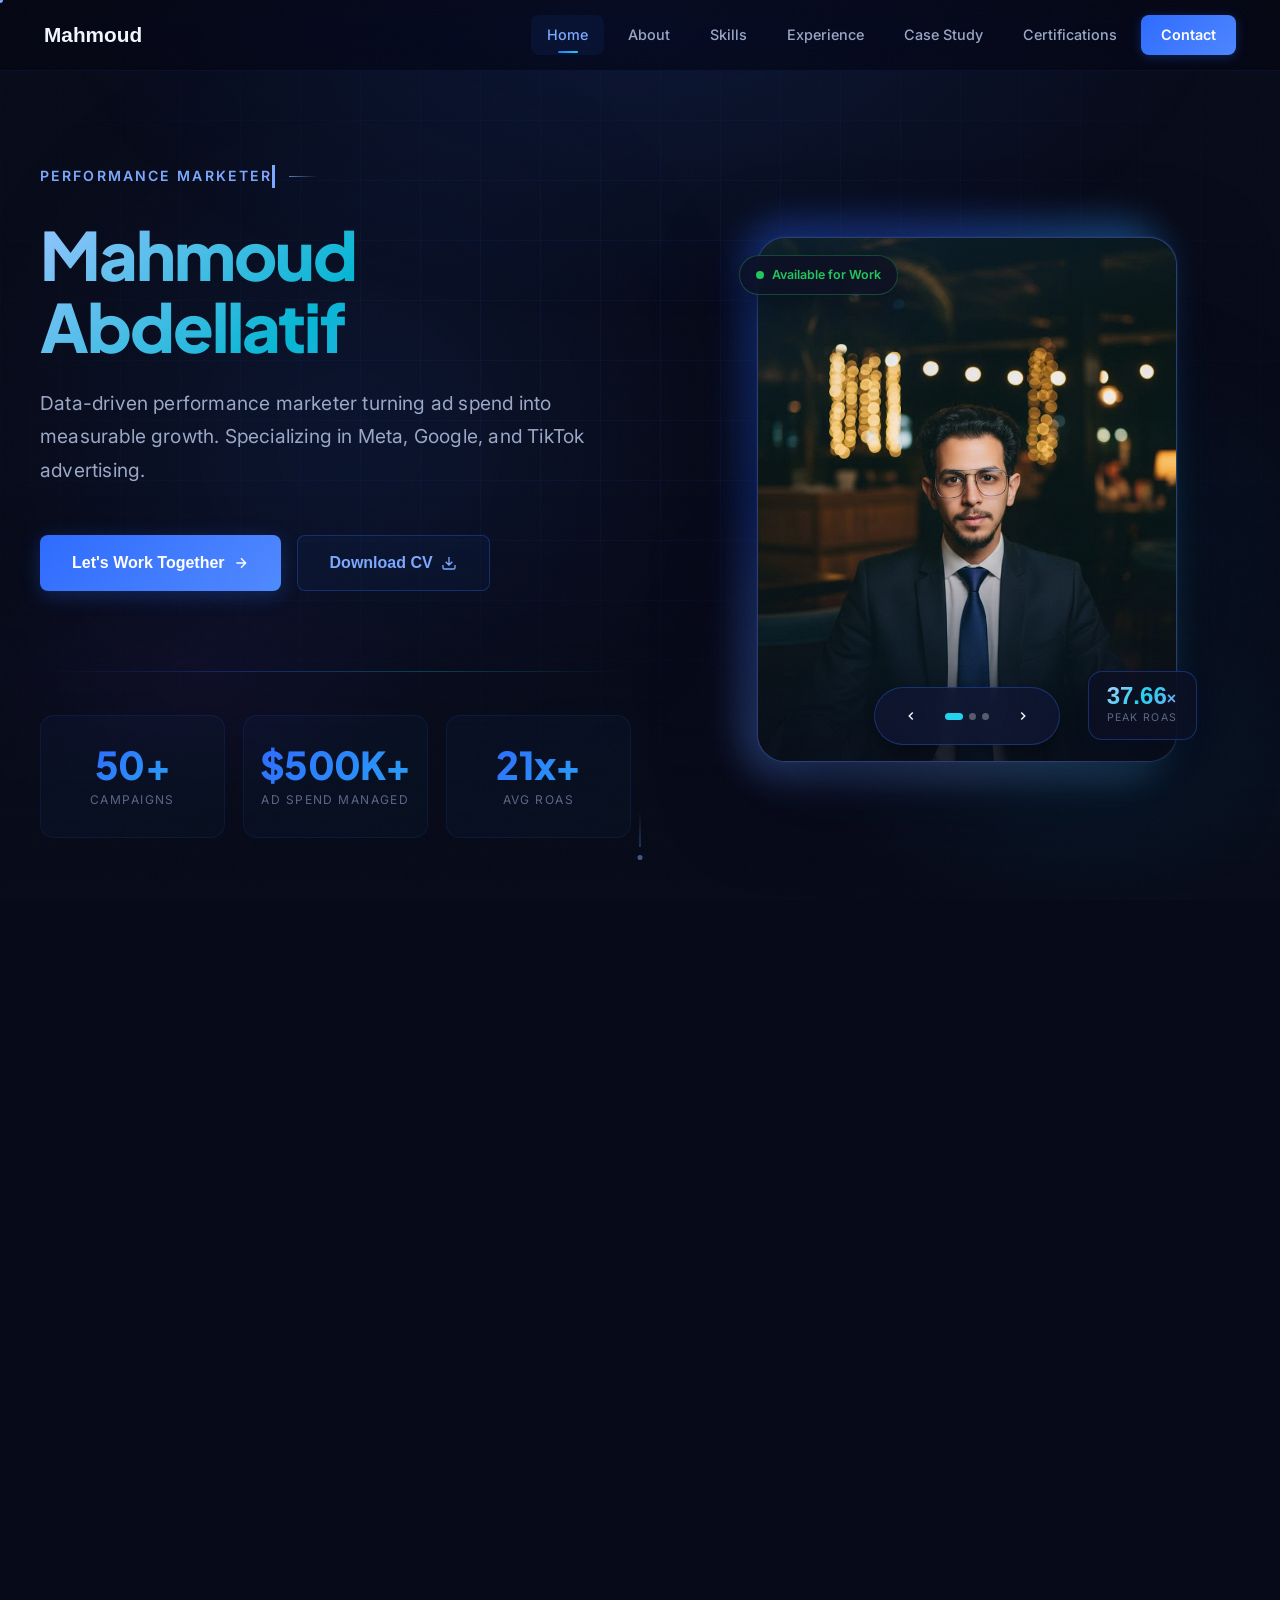
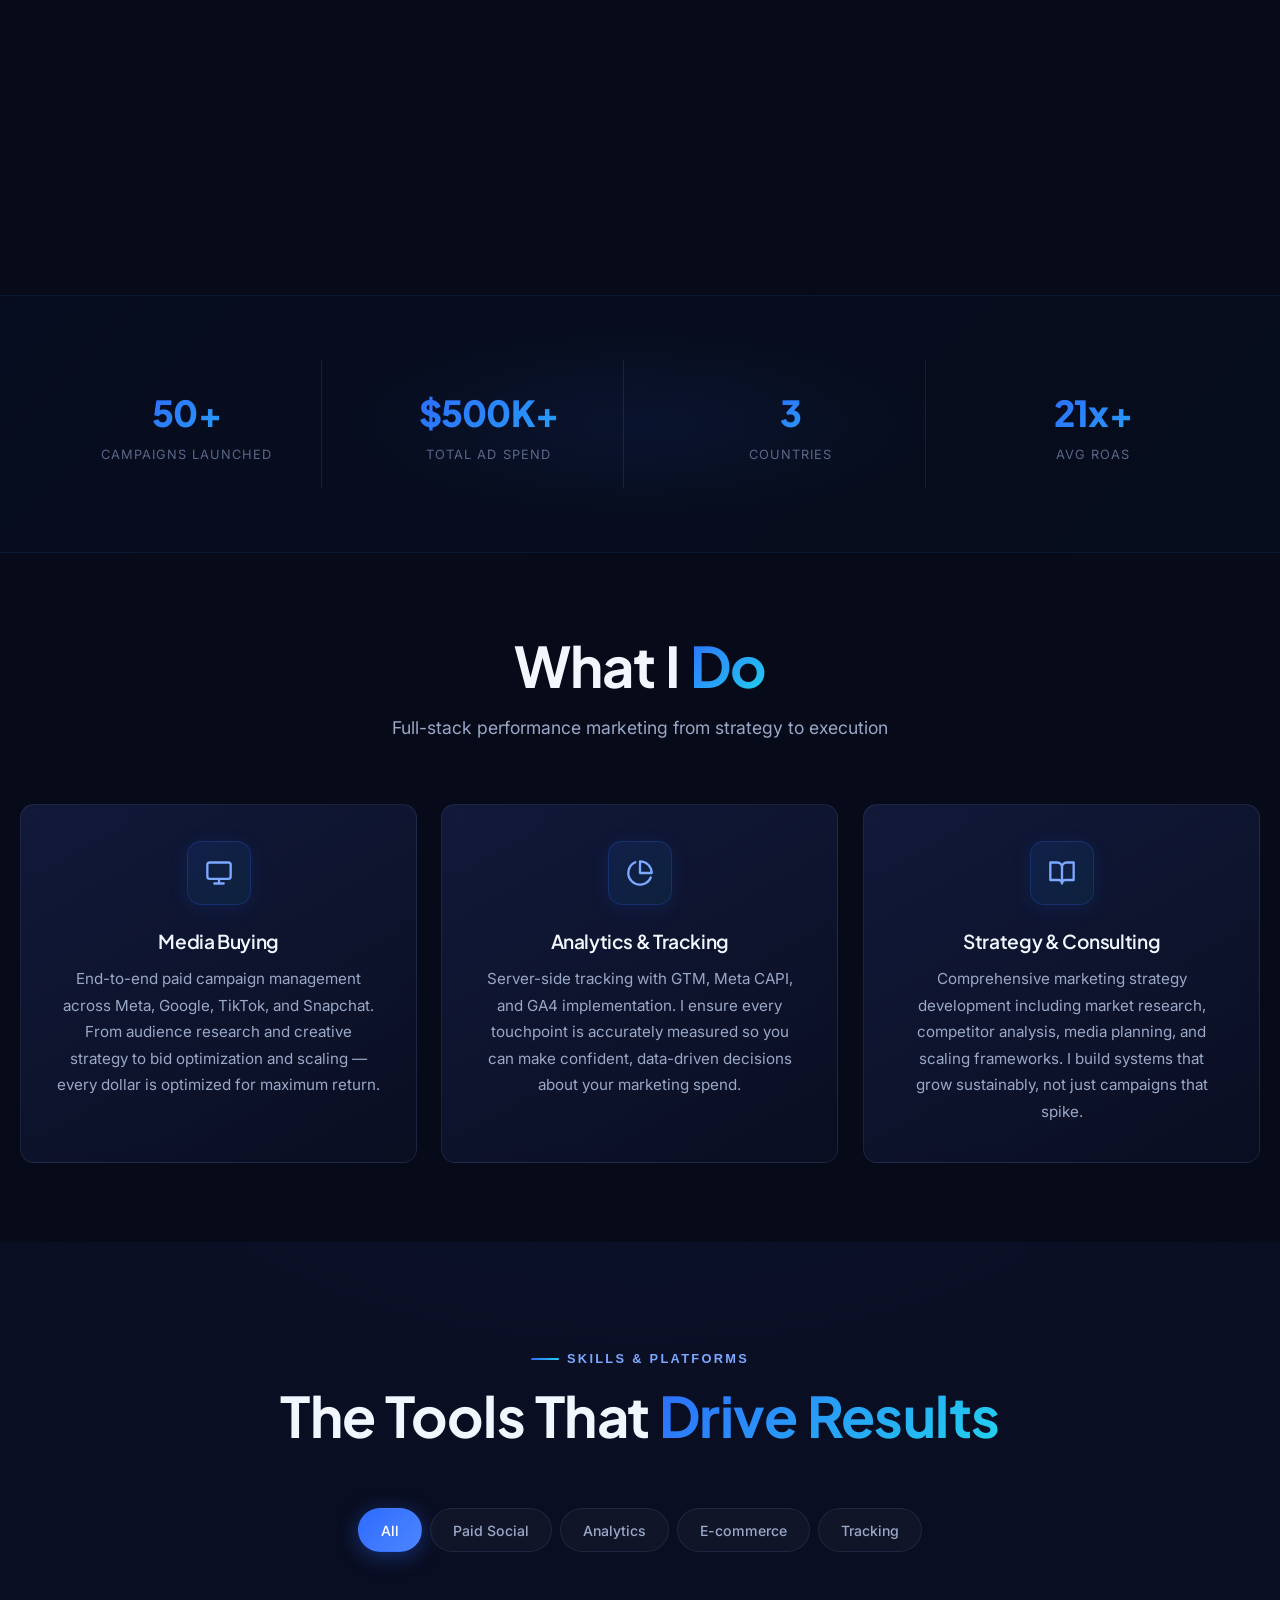
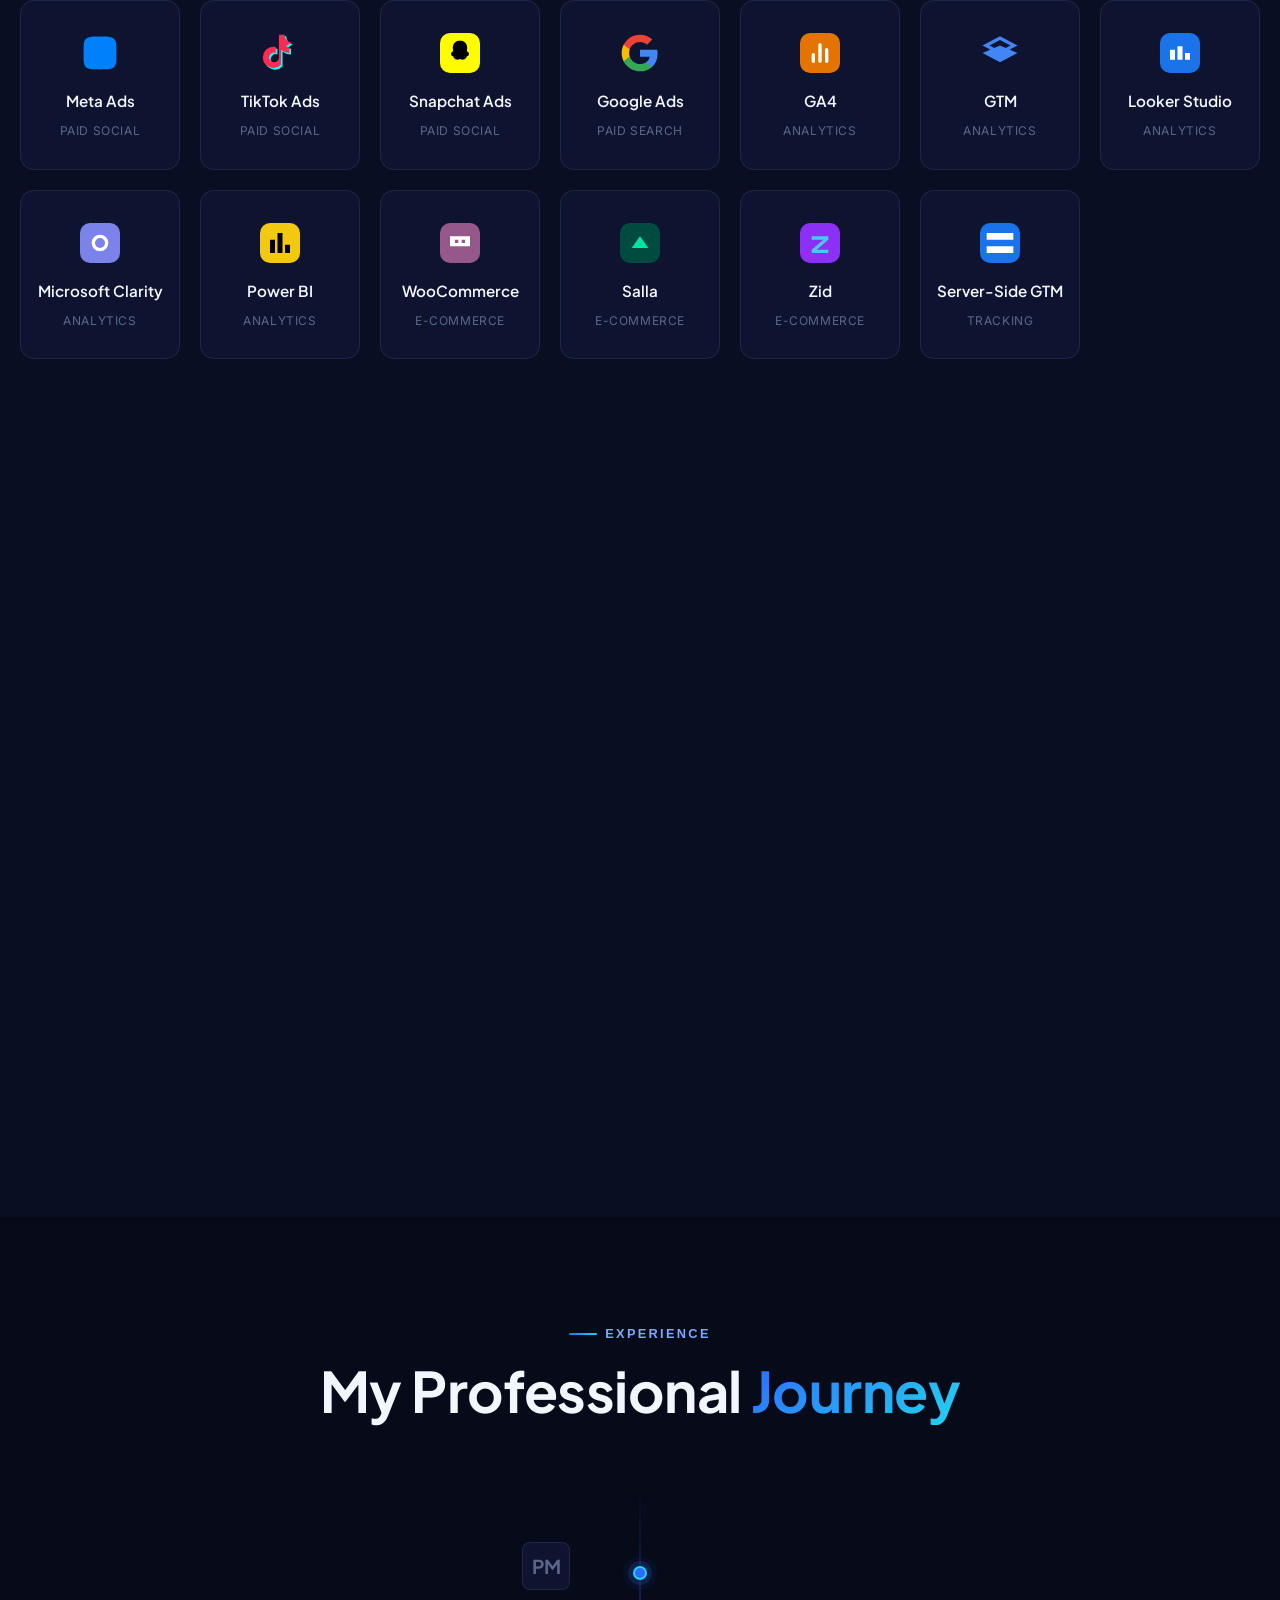
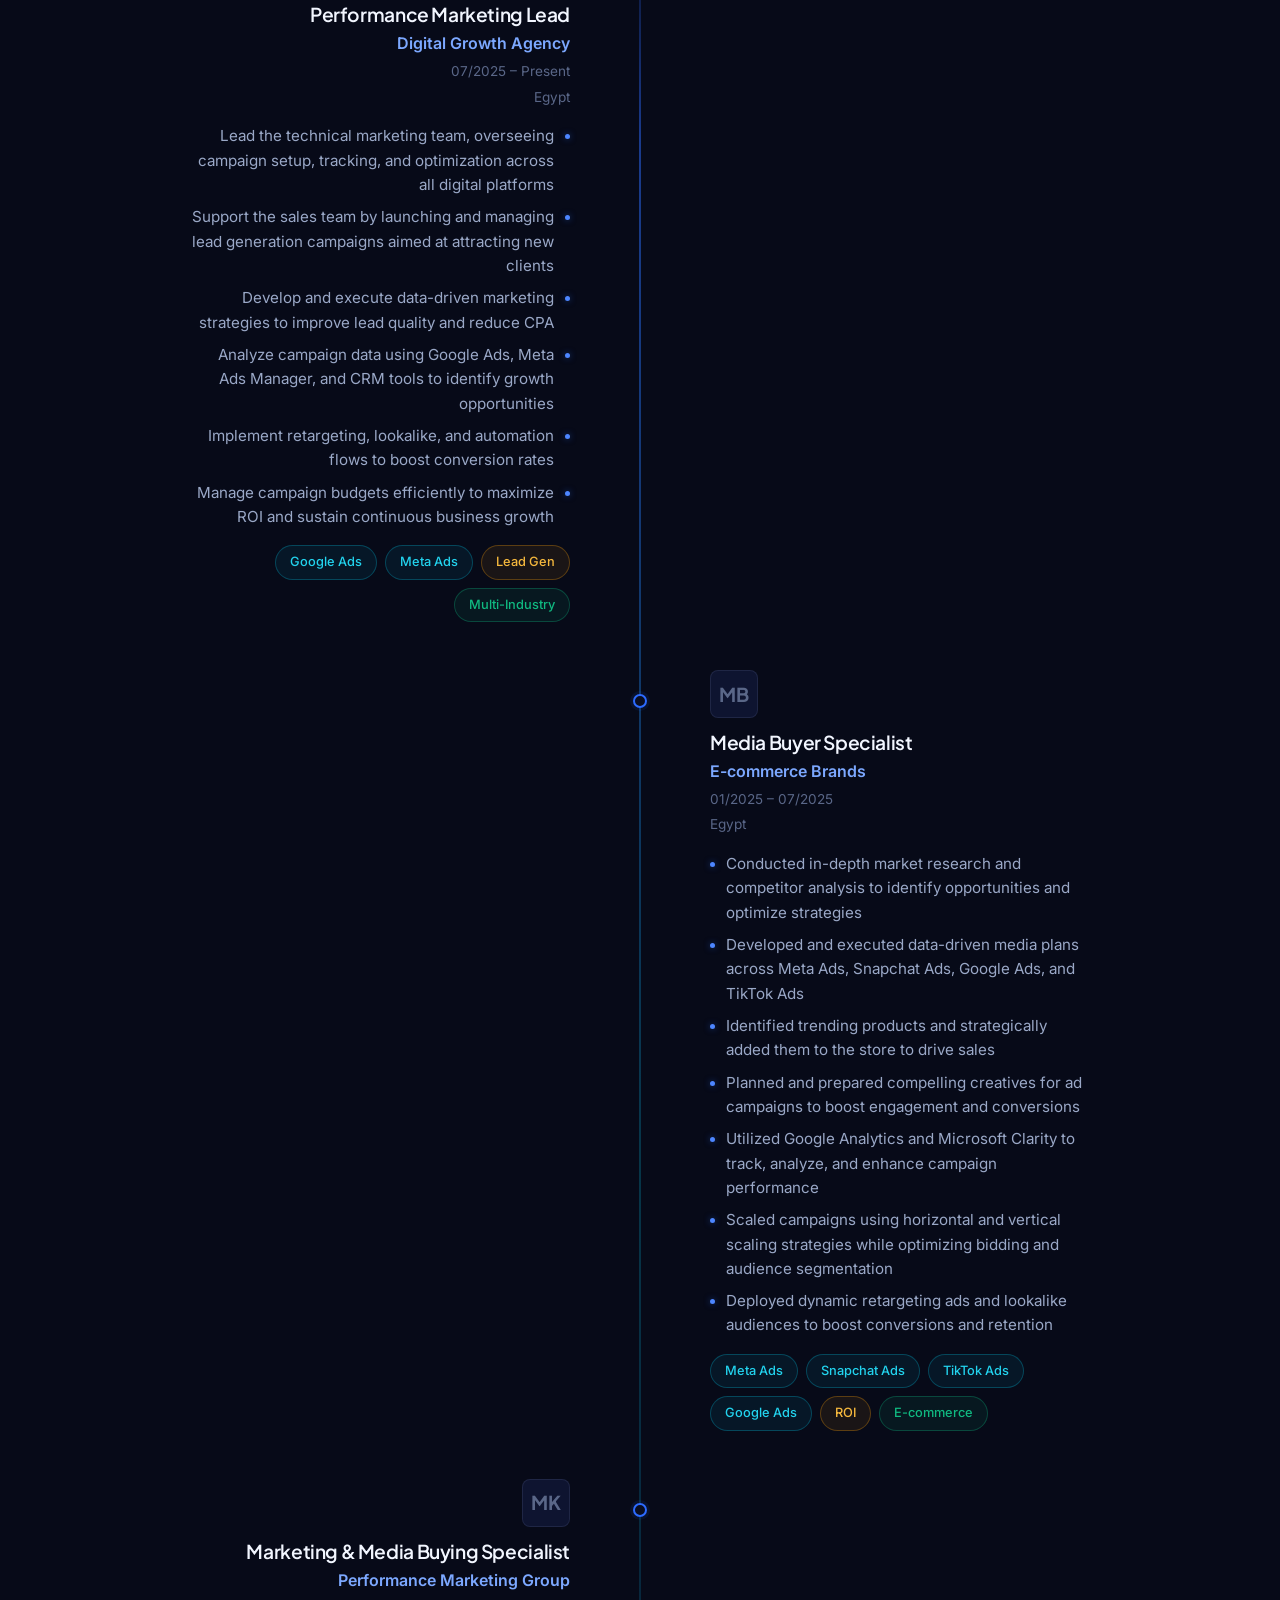
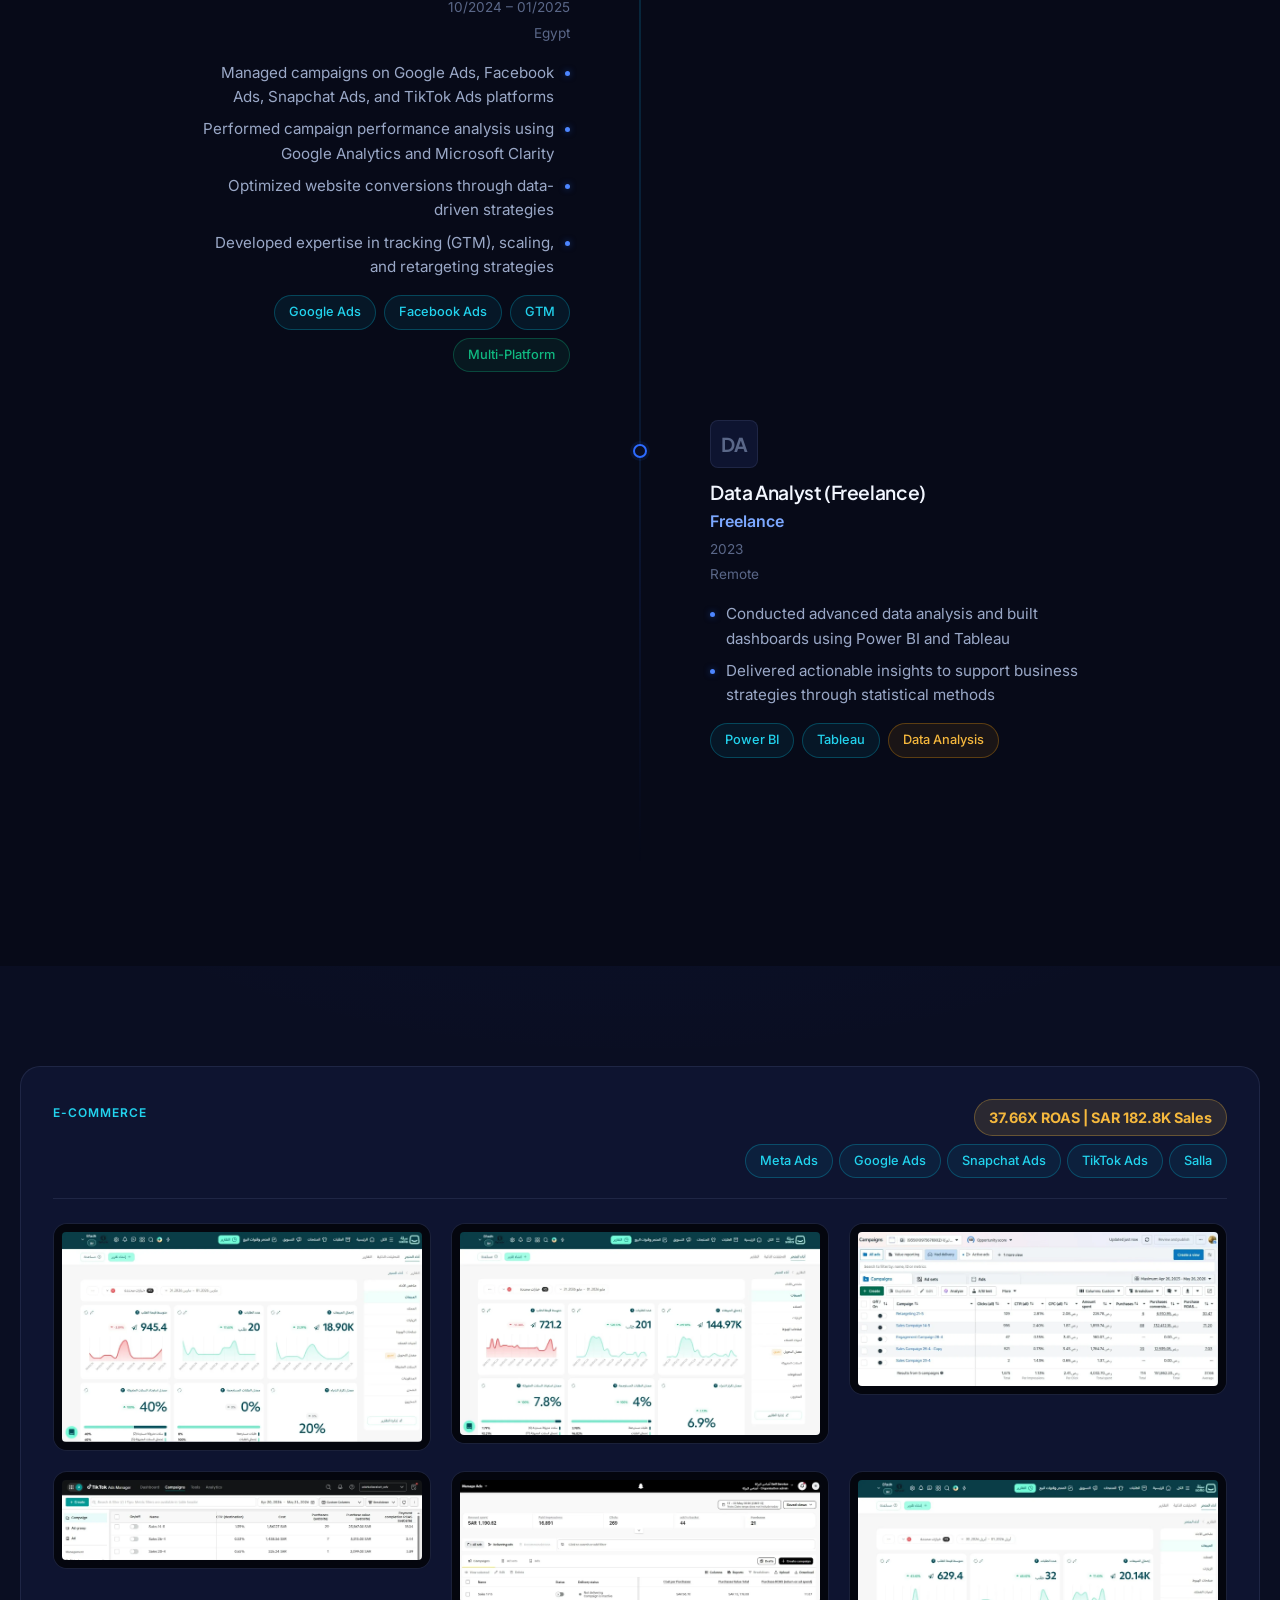
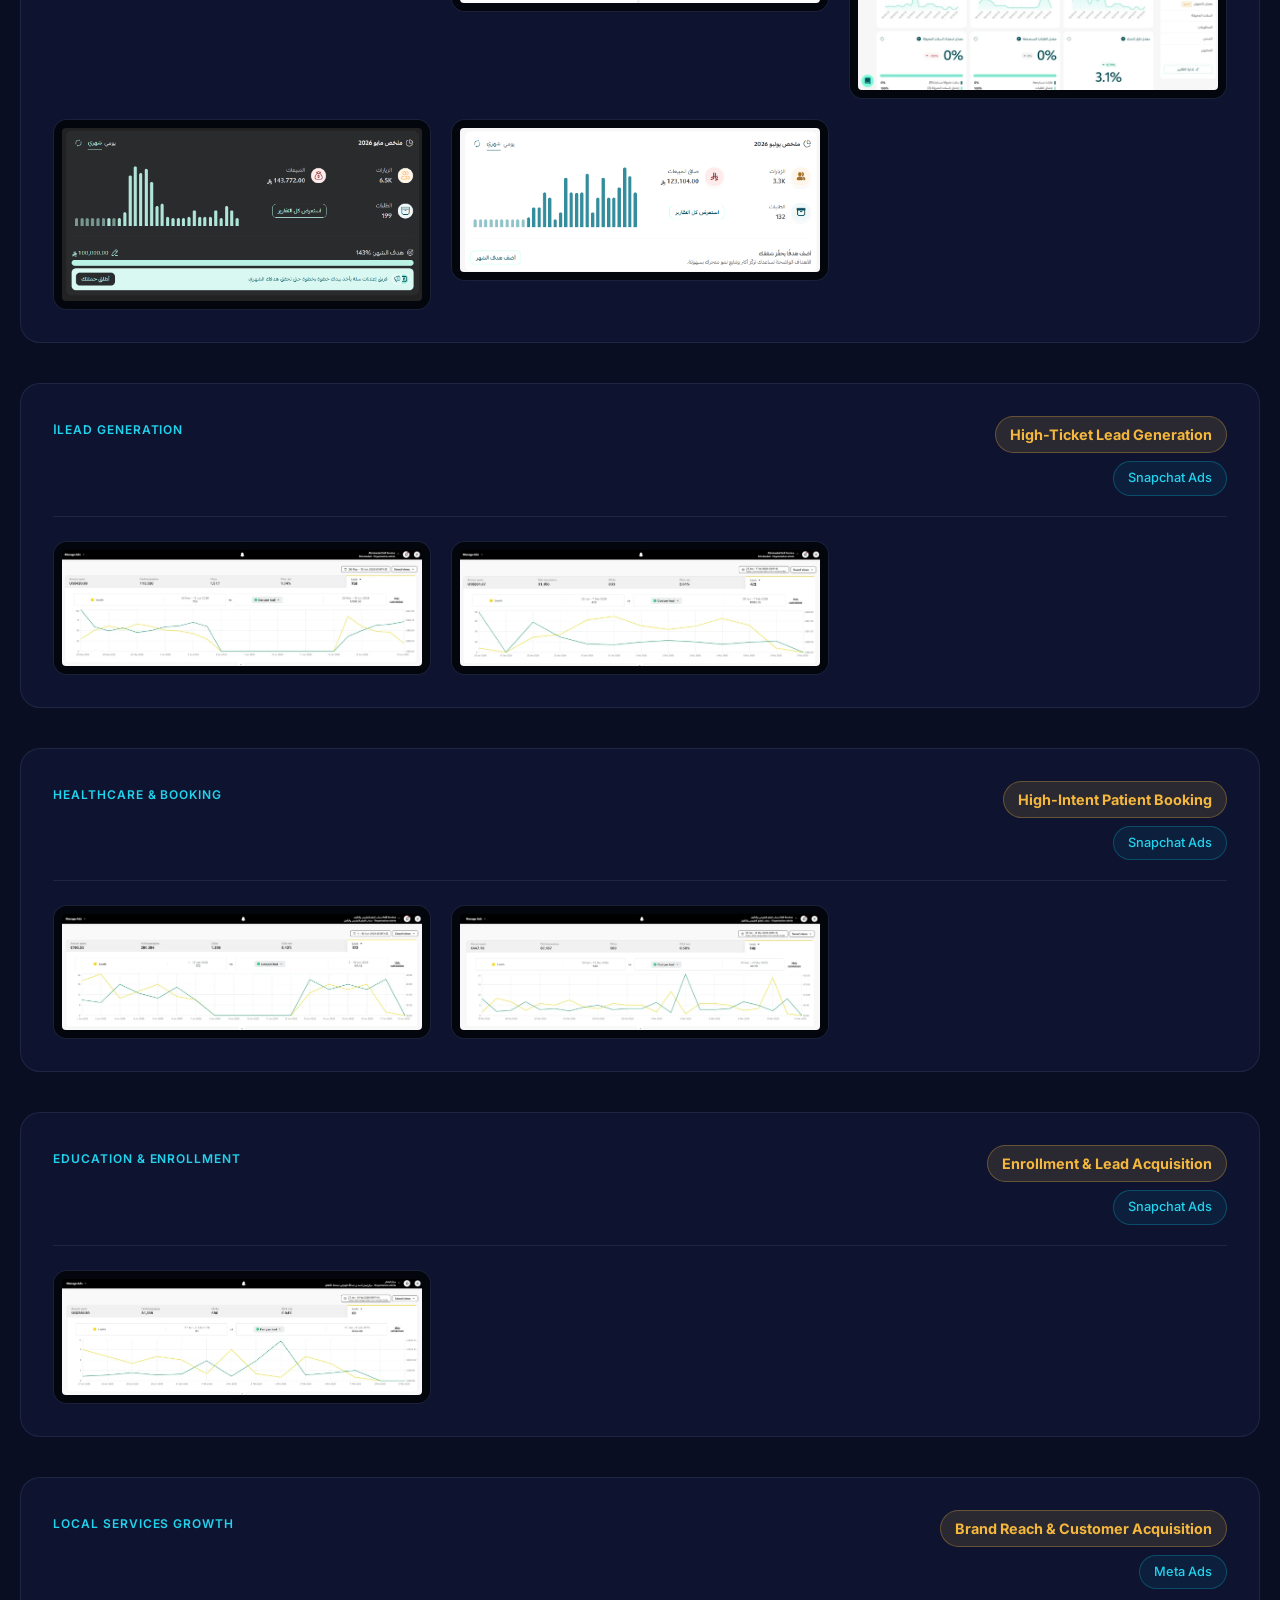
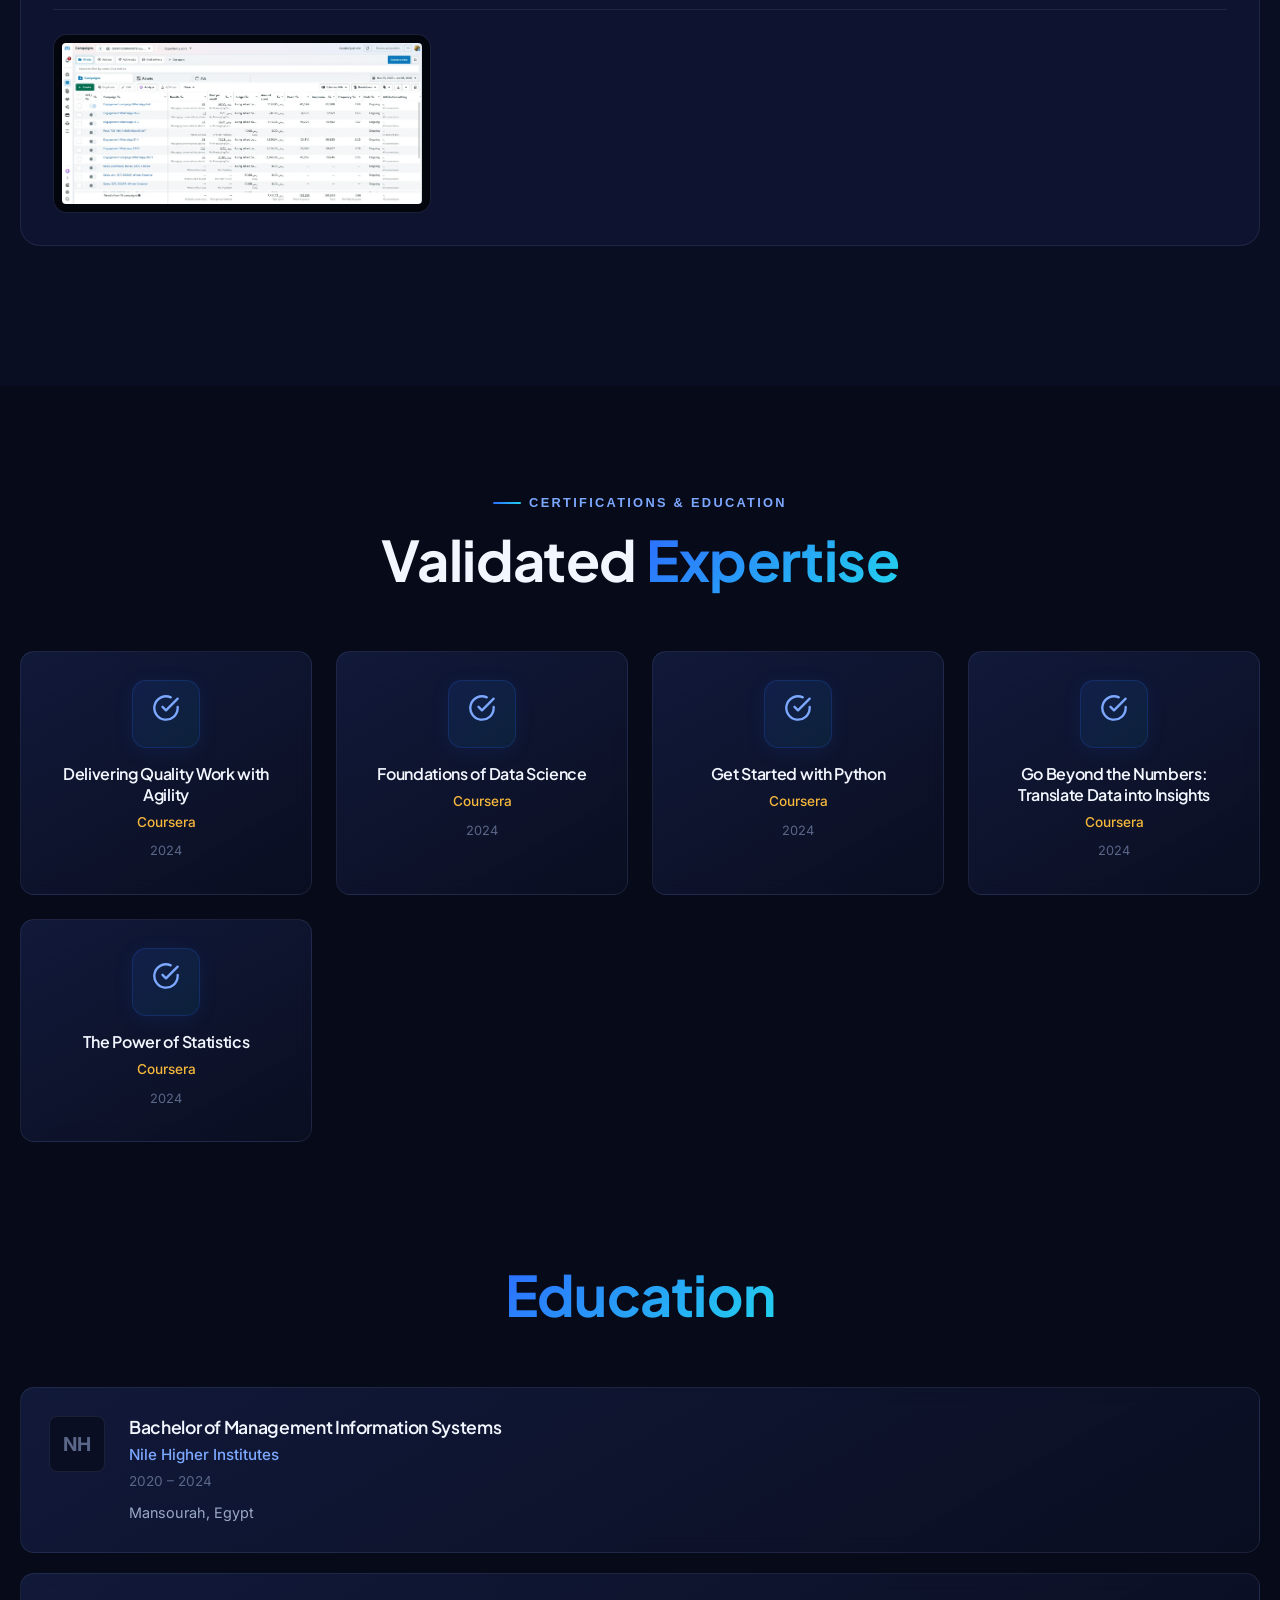
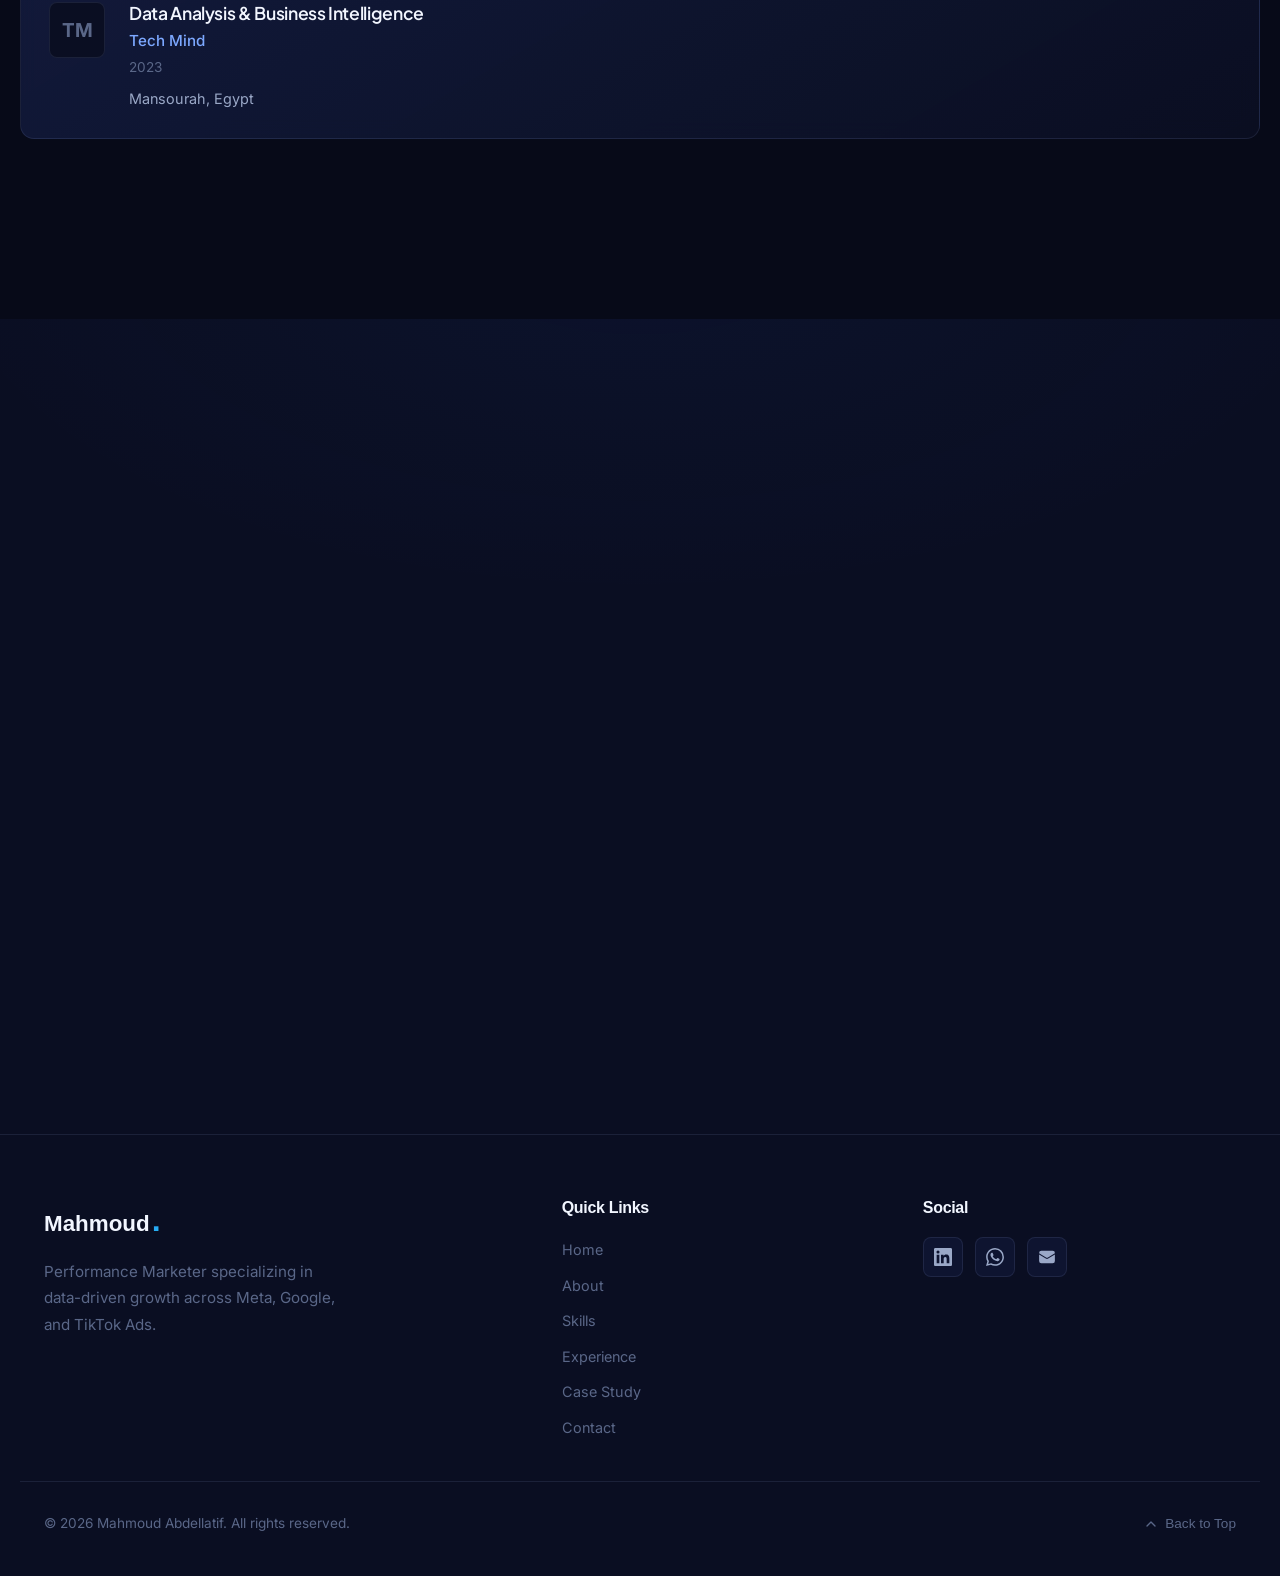
<file: certifications.html>
<!DOCTYPE html>
<html lang="en">
<head>
  <meta charset="UTF-8">
  <meta name="viewport" content="width=device-width, initial-scale=1.0">
  <title>Certifications & Education — Mahmoud Abdellatif</title>
  <meta name="description" content="Professional certifications and educational background.">
  <!-- Single-page site: this section now lives on the home page -->
  <link rel="canonical" href="index.html#certifications">
  <meta name="robots" content="noindex">
  <meta http-equiv="refresh" content="0; url=index.html#certifications">
  <script>window.location.replace('index.html#certifications');</script>
</head>
<body>
  <p>Redirecting to <a href="index.html#certifications">Certifications</a>…</p>
</body>
</html>
</file>
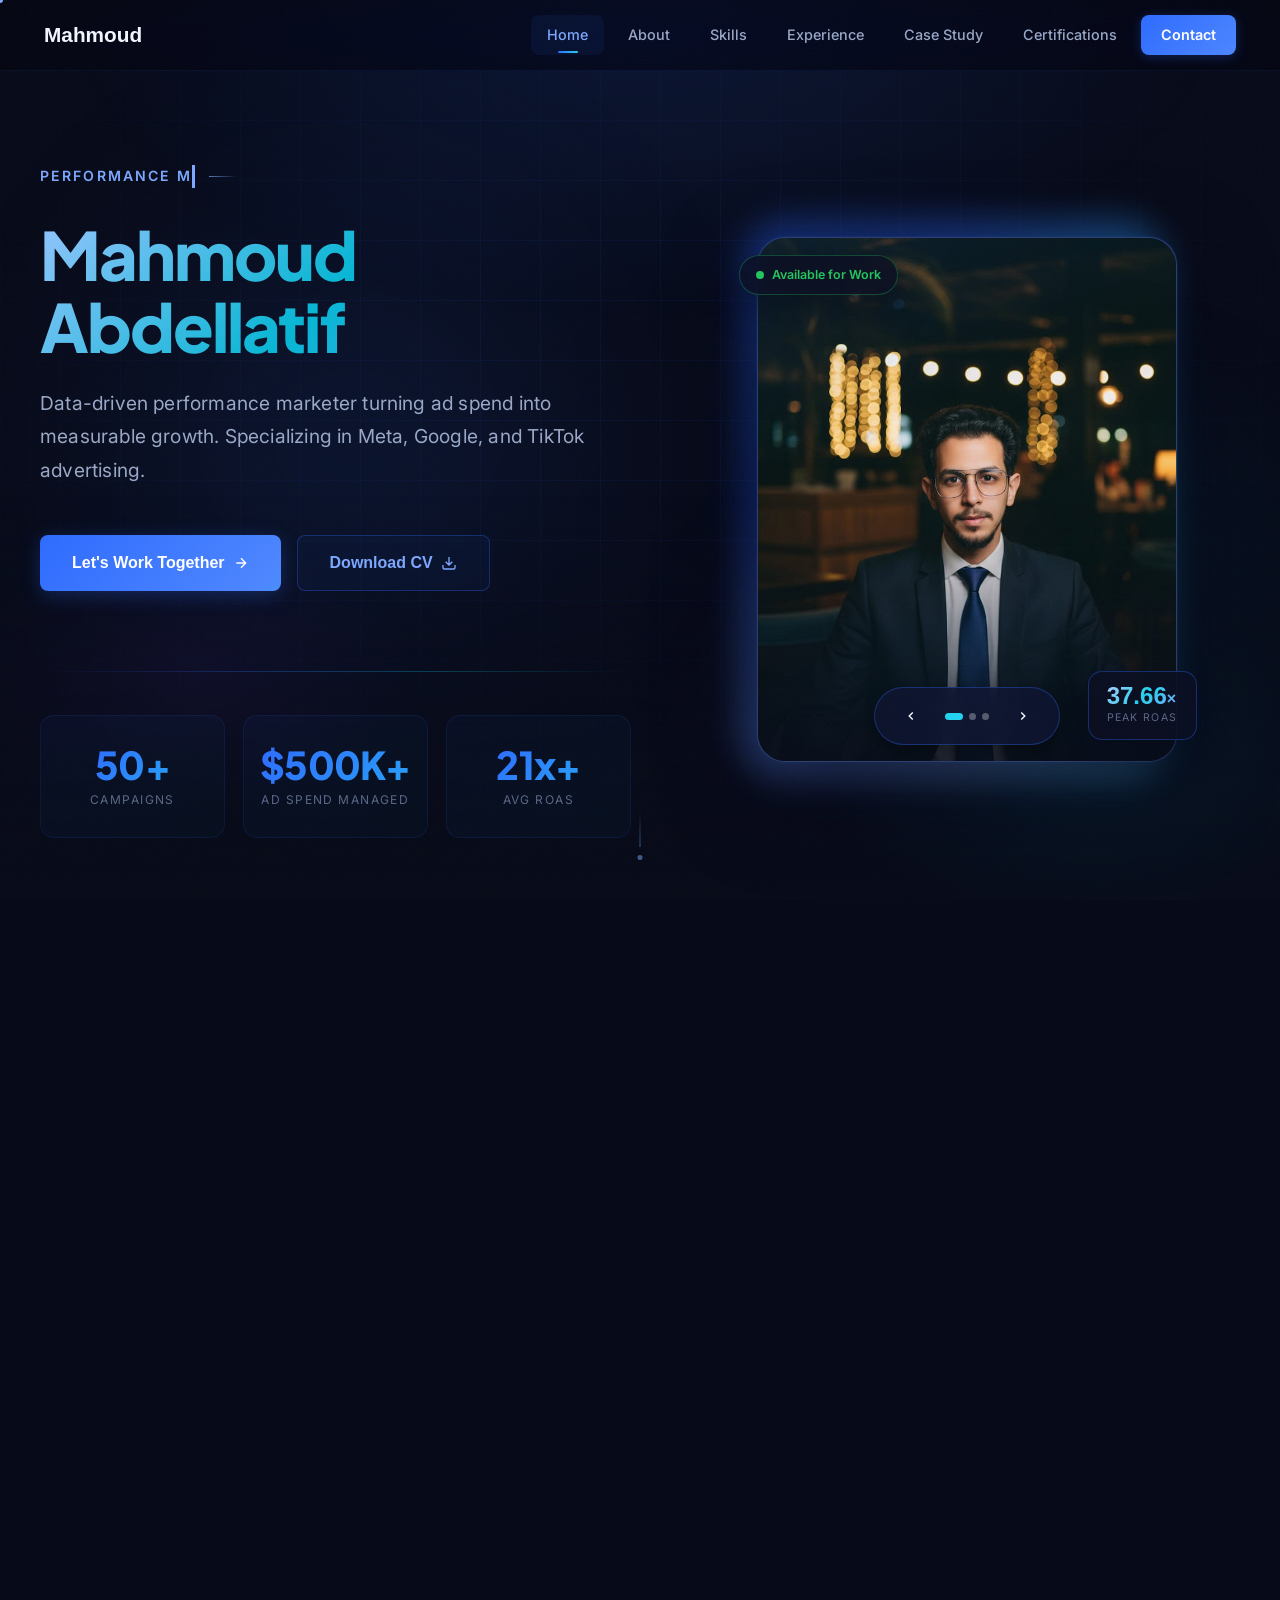
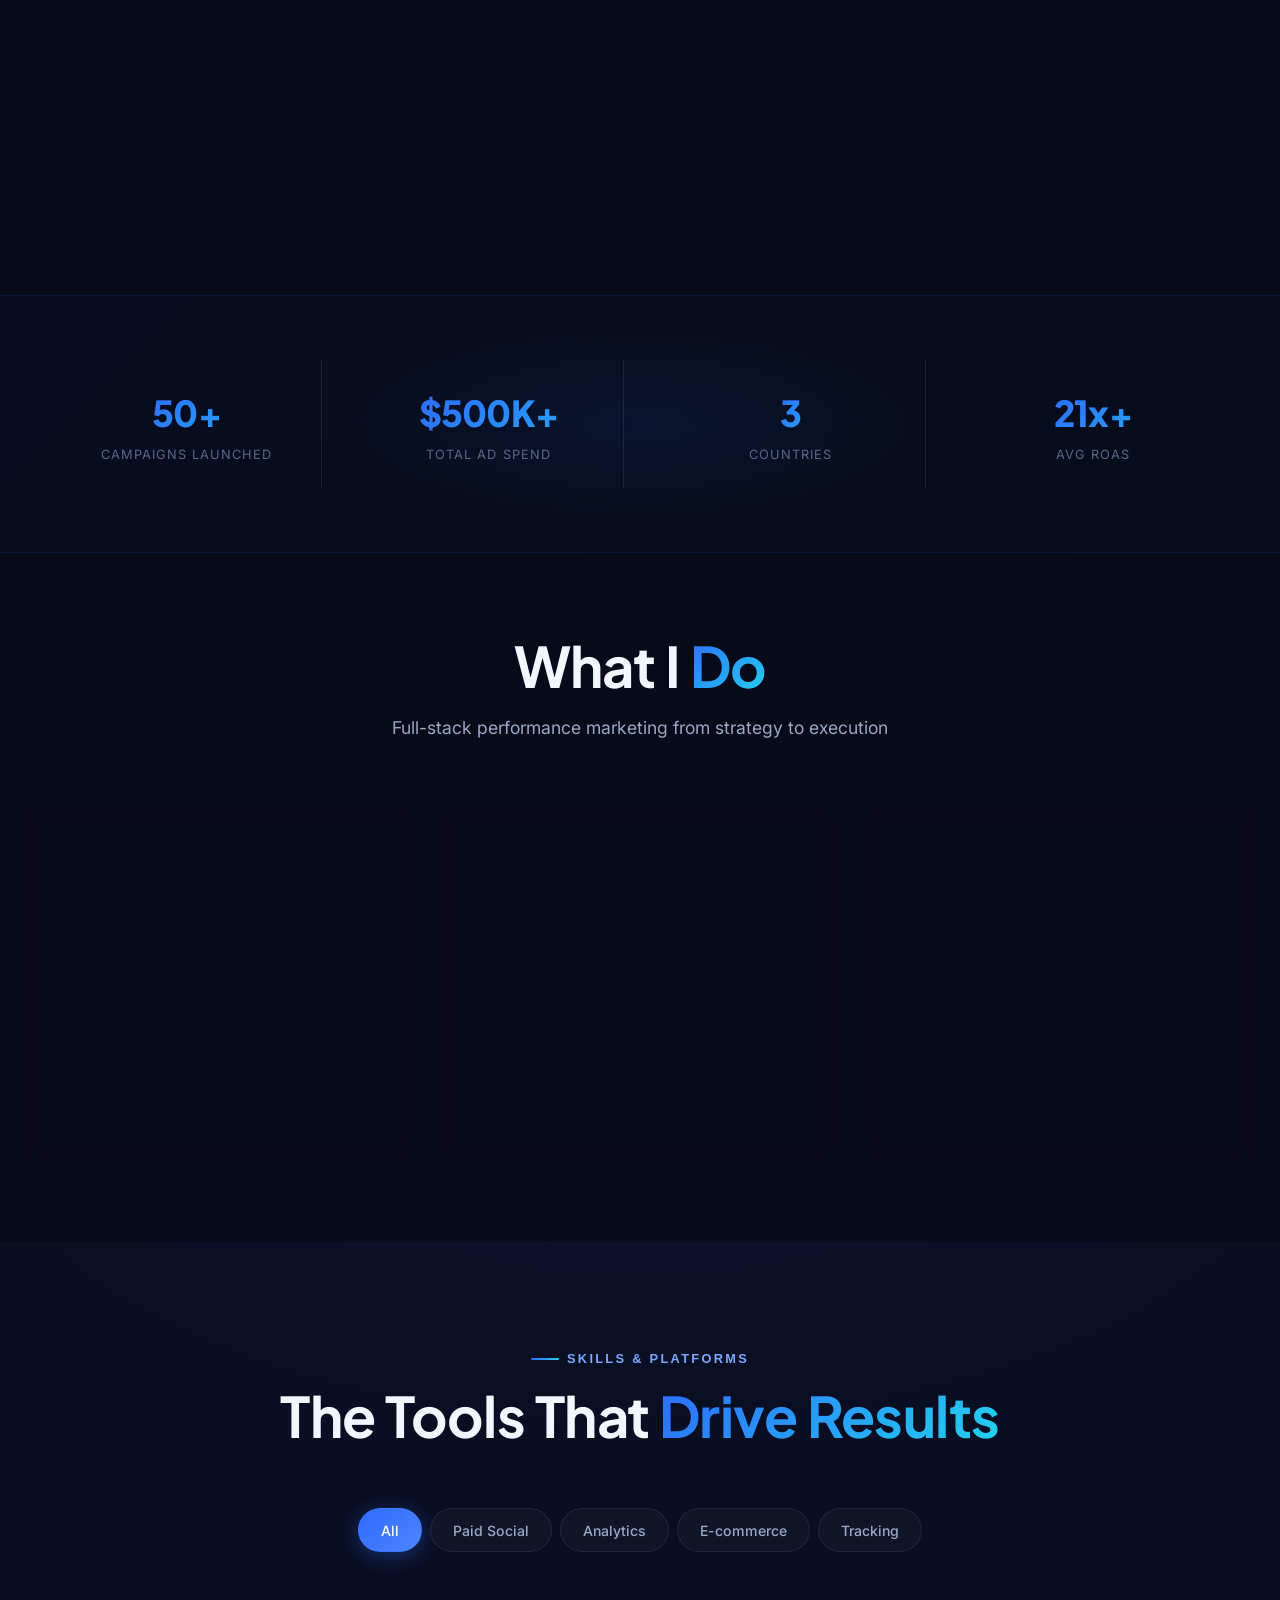
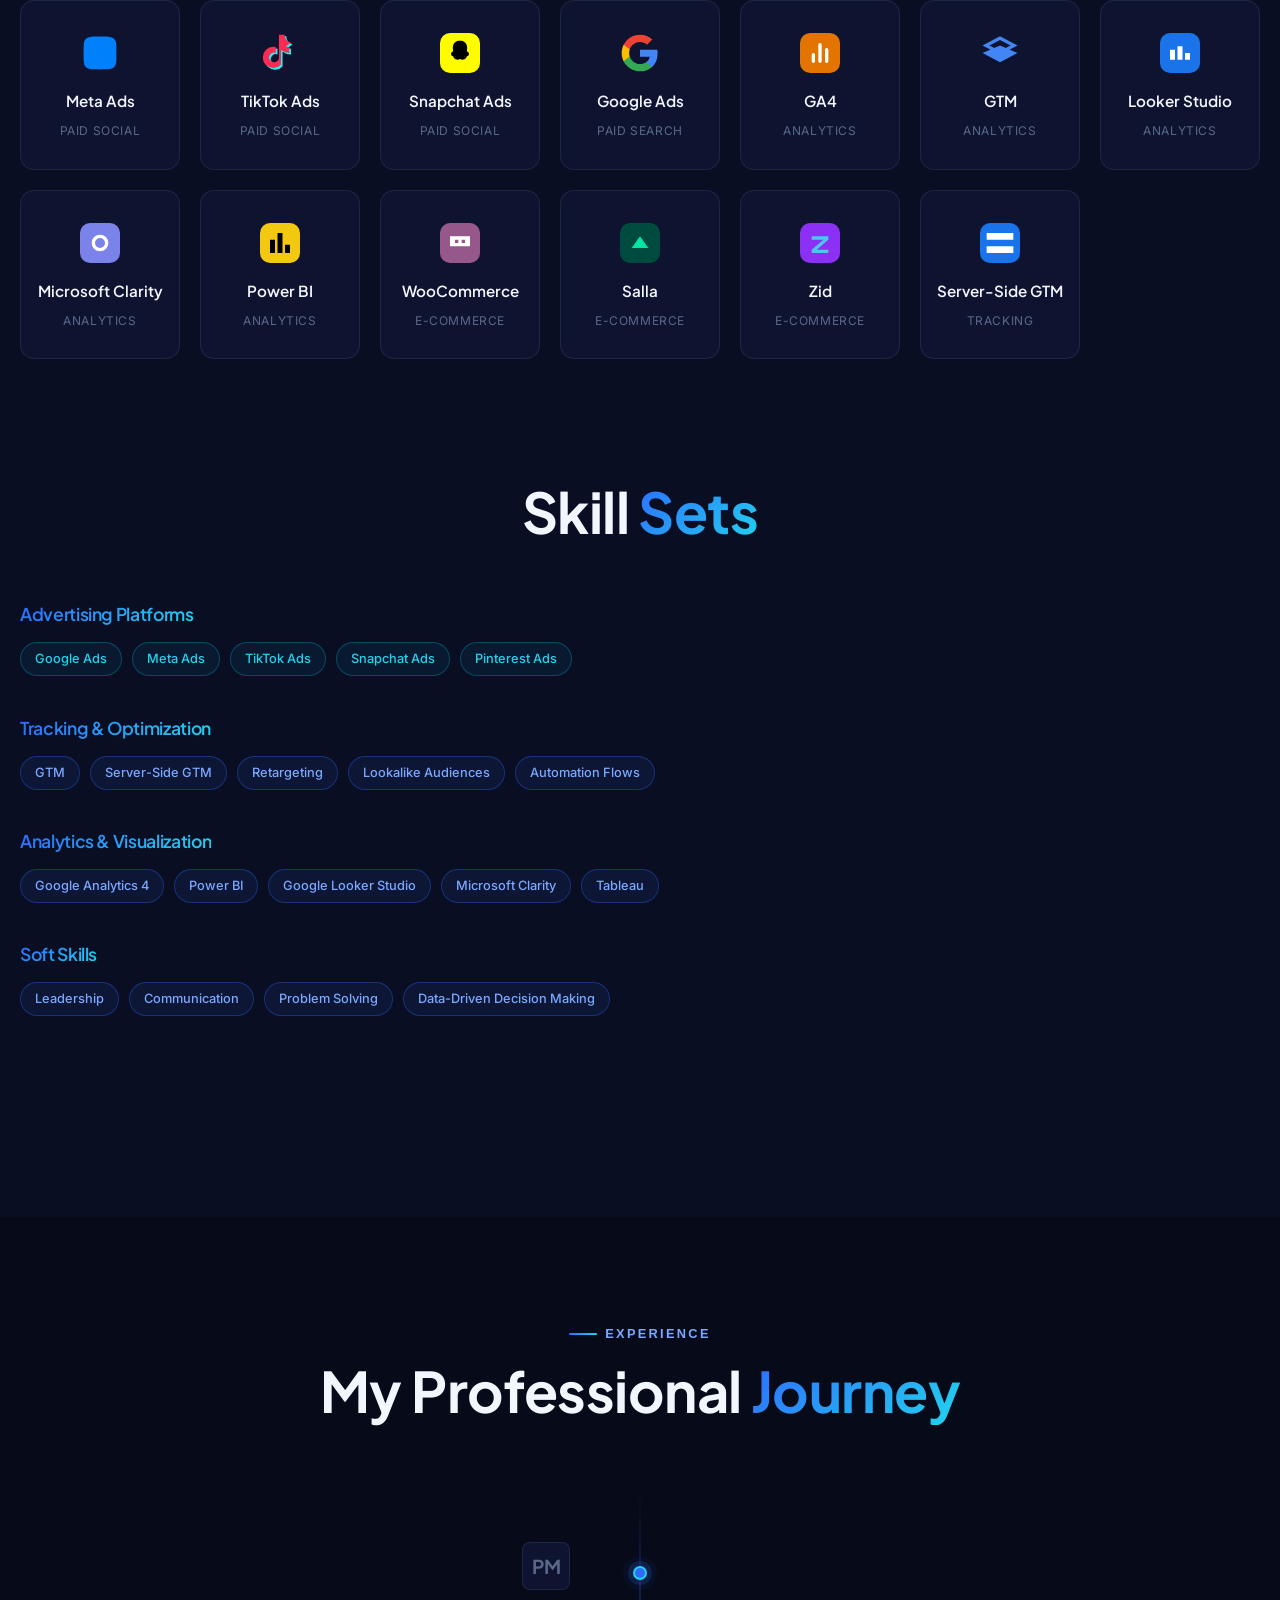
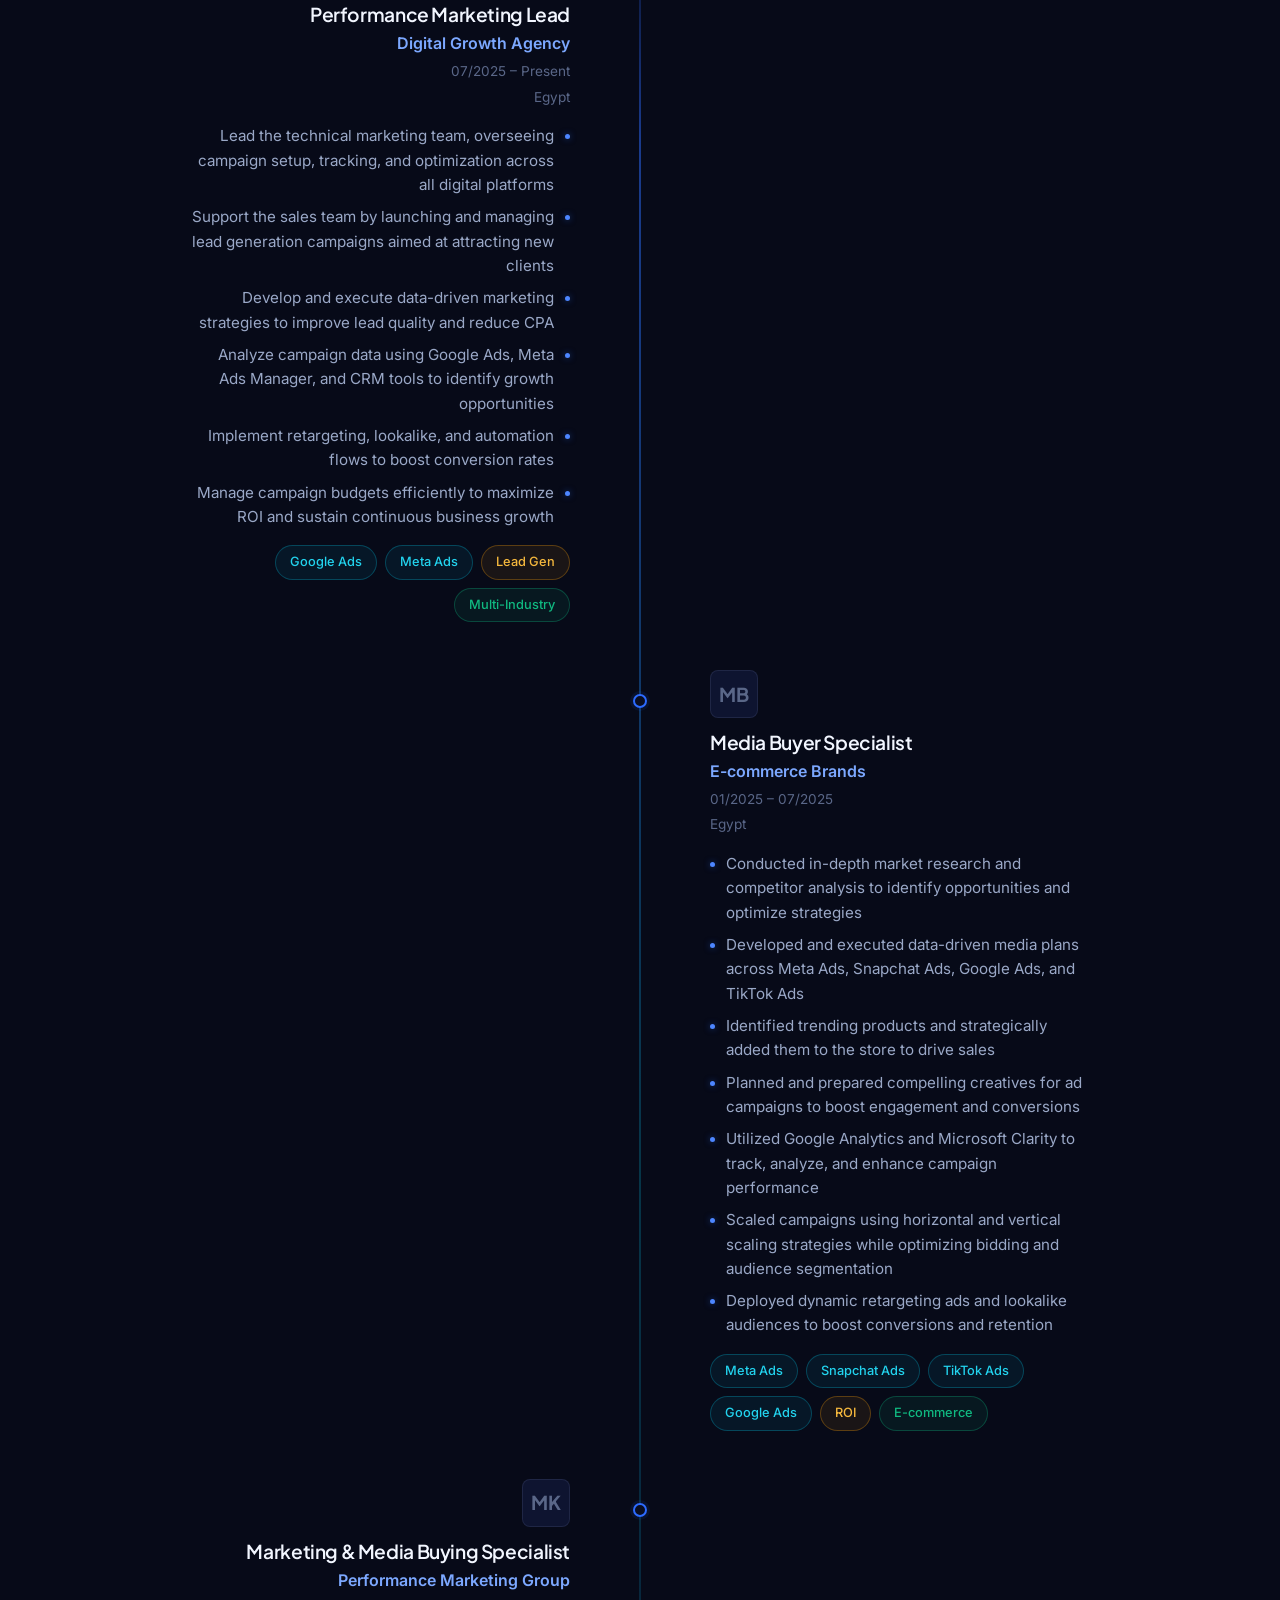
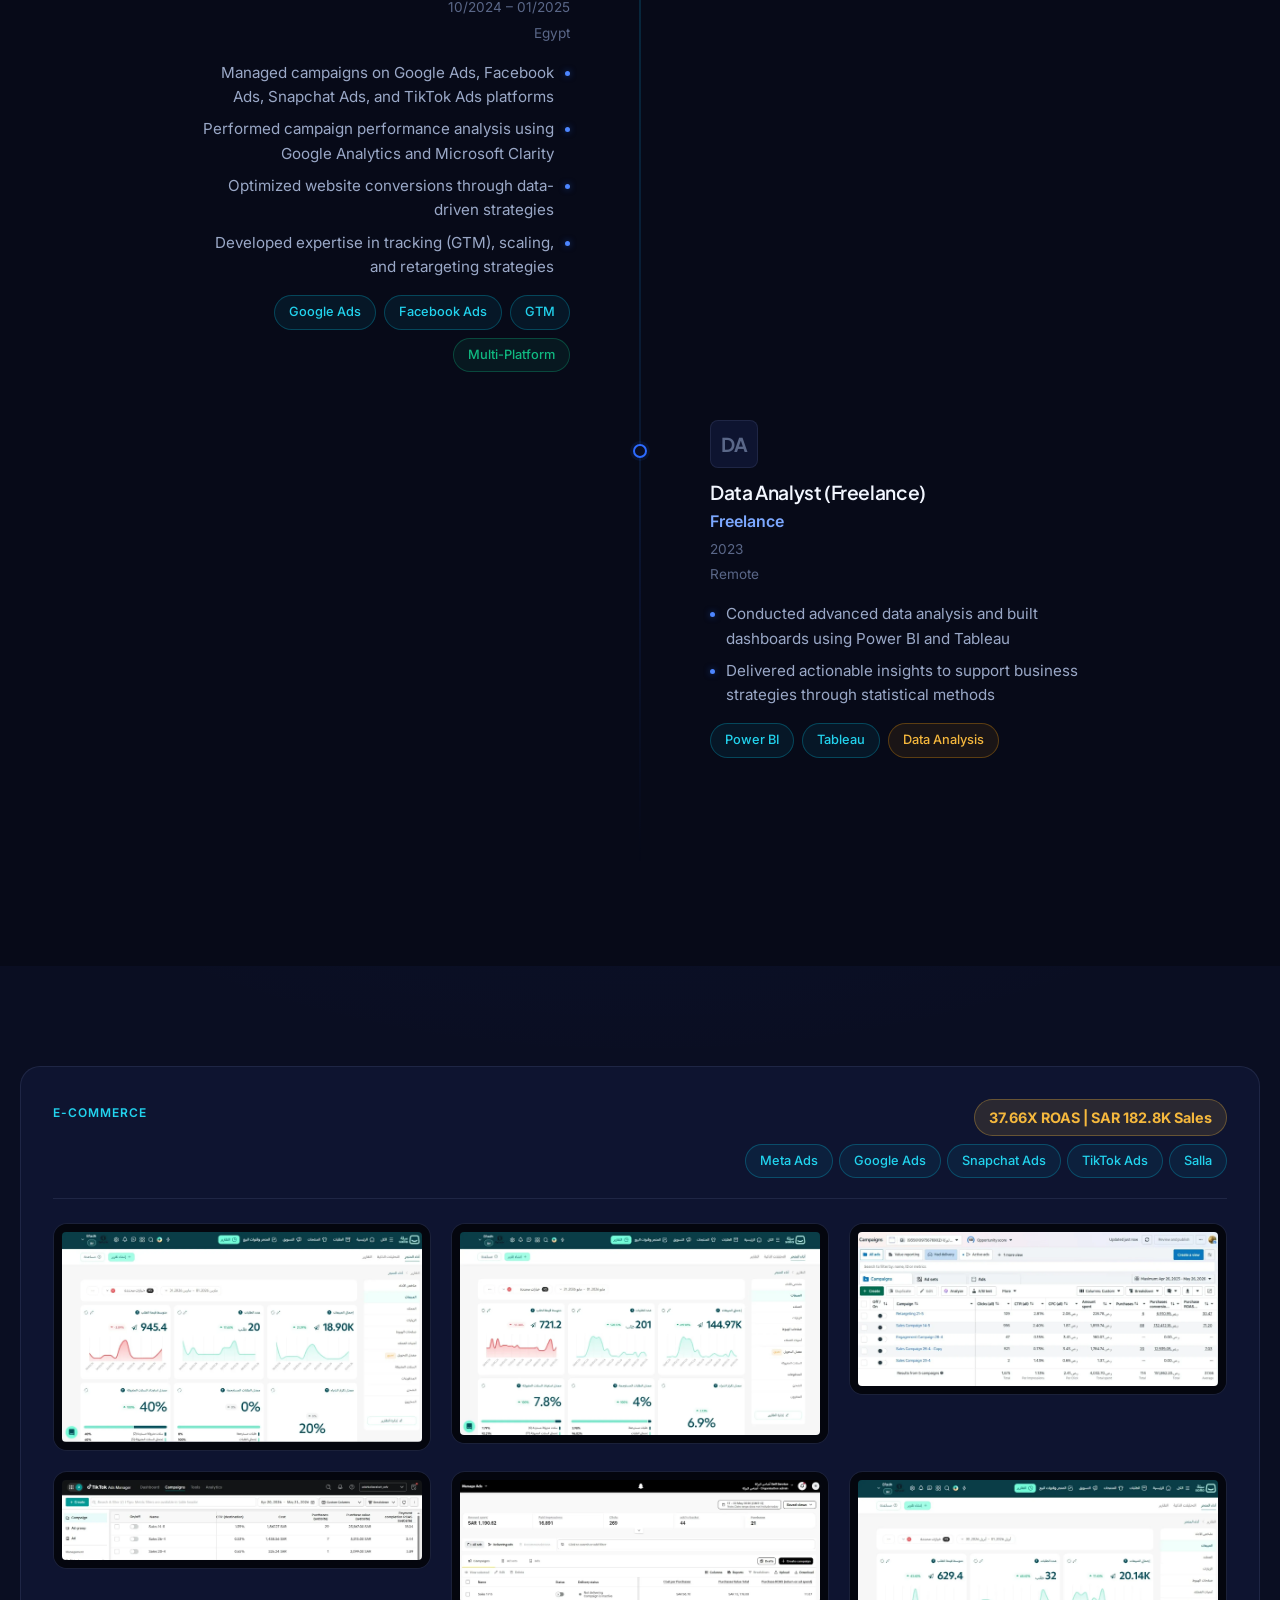
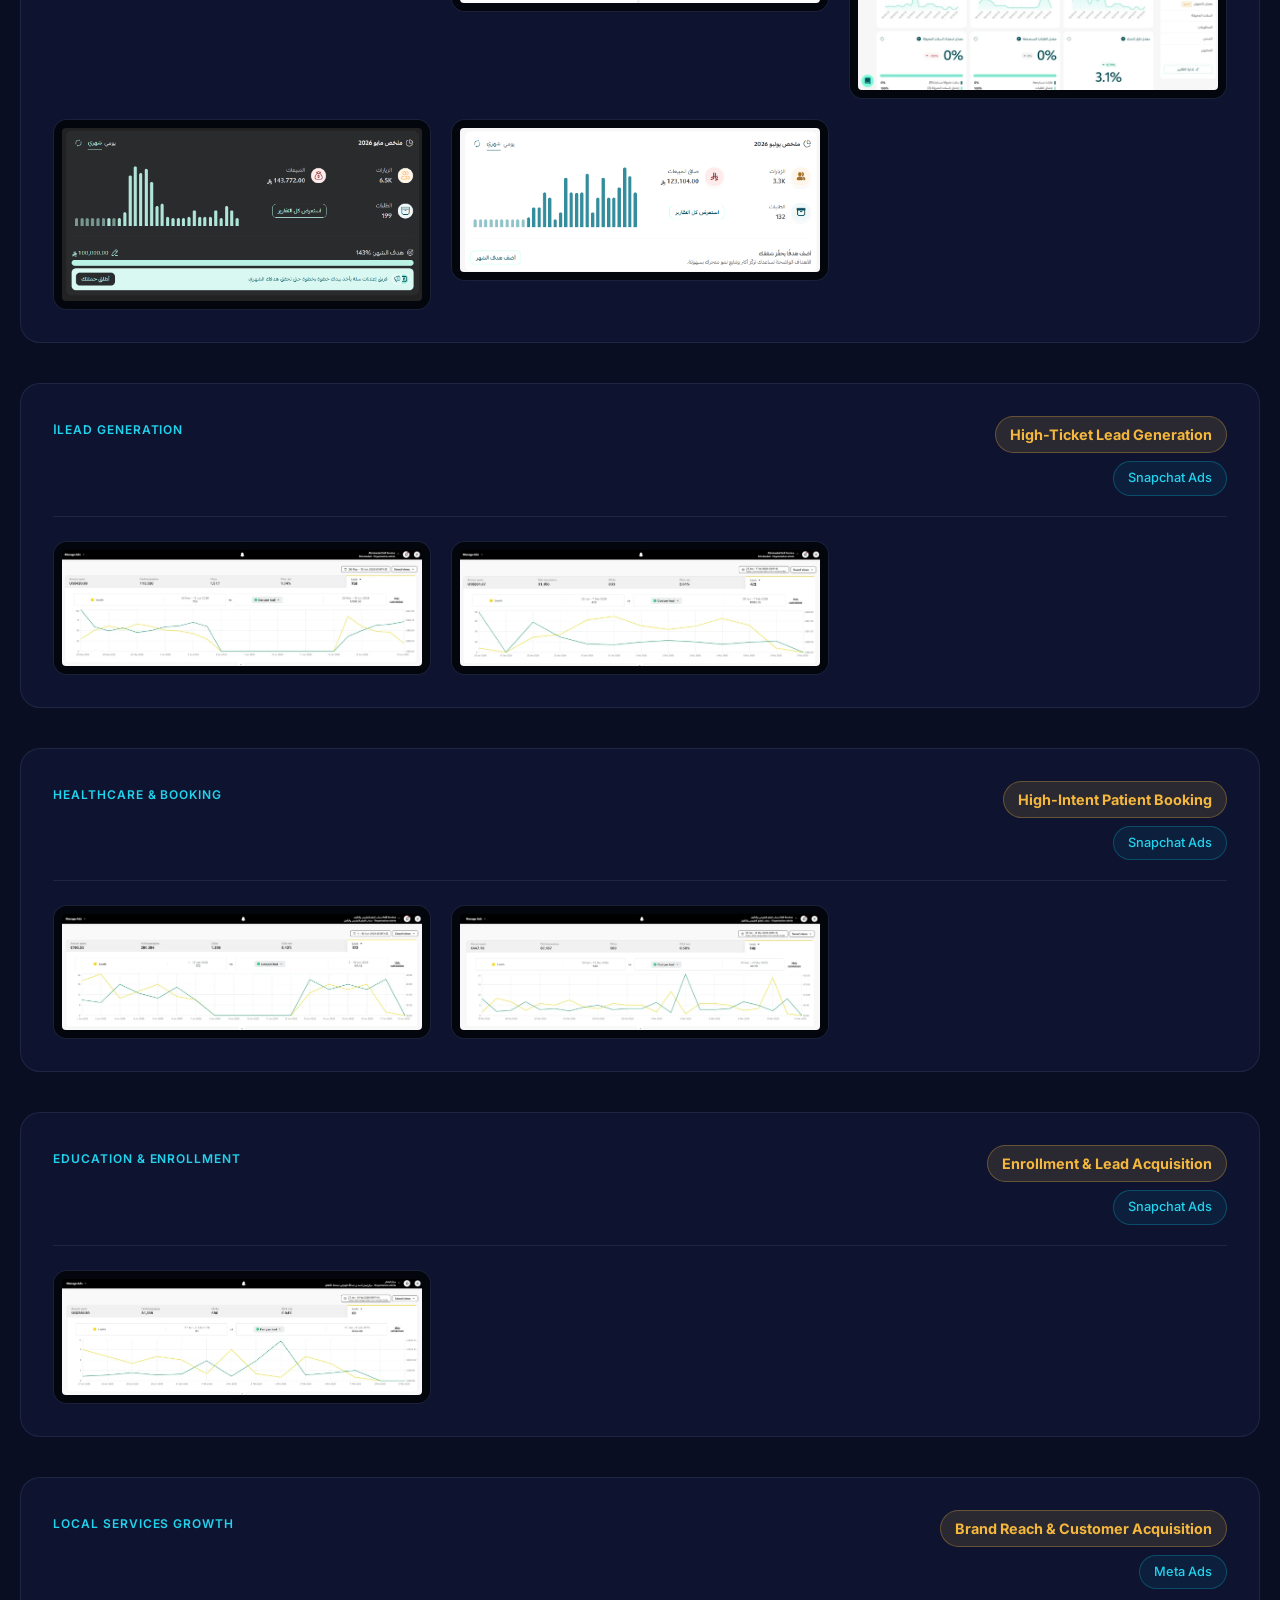
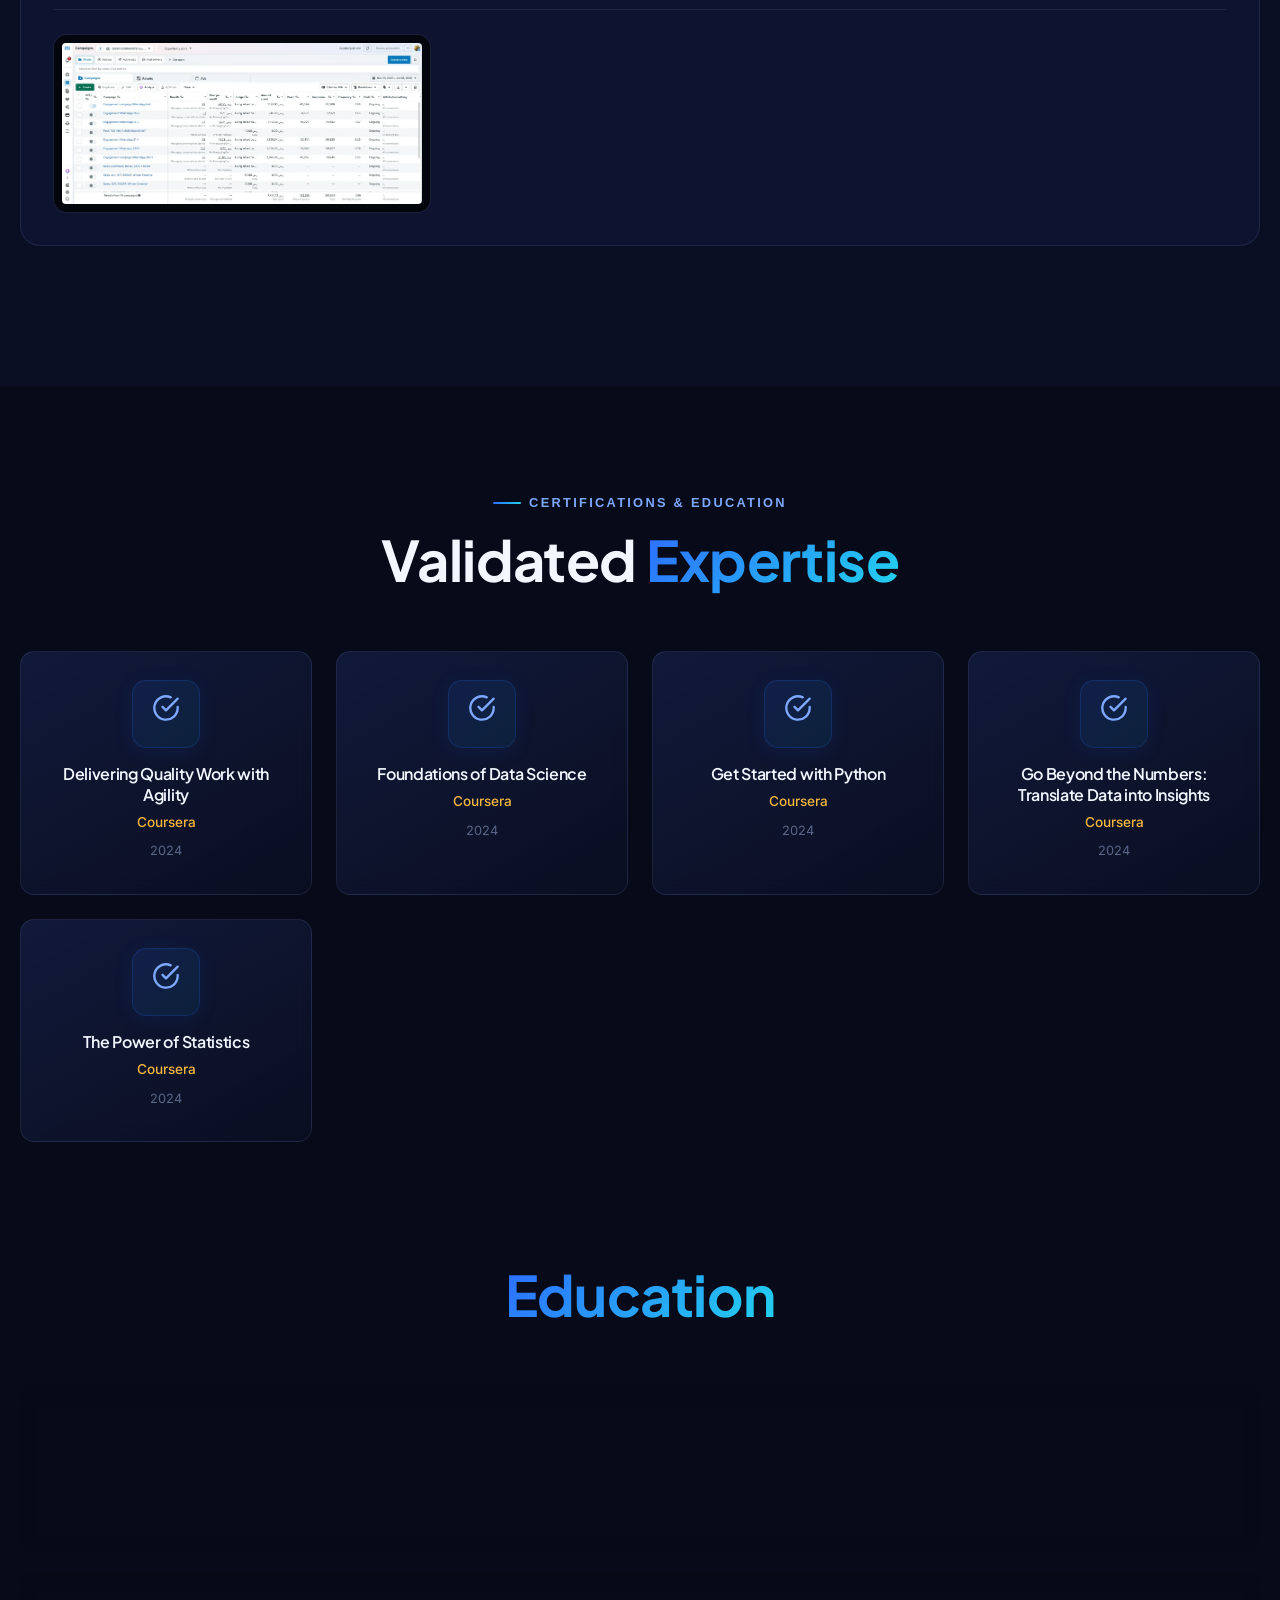
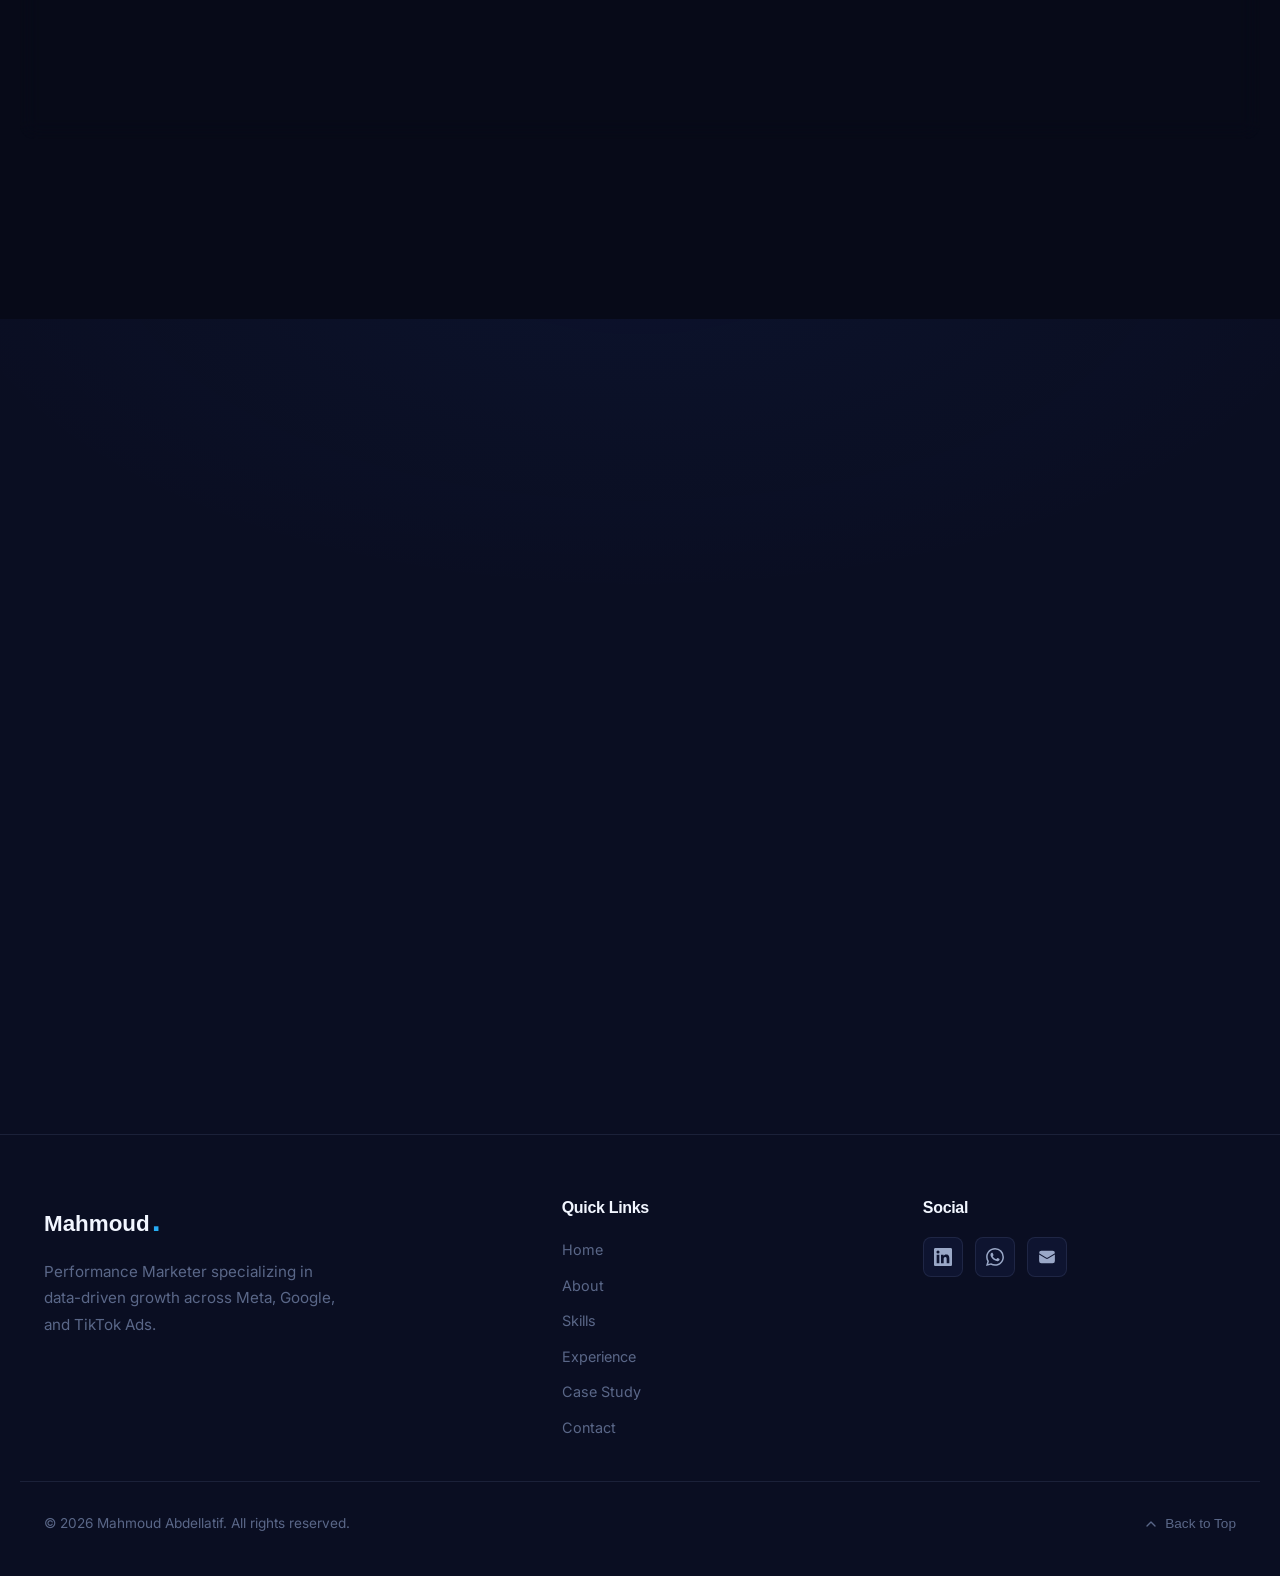
<file: contact.html>
<!DOCTYPE html>
<html lang="en">
<head>
  <meta charset="UTF-8">
  <meta name="viewport" content="width=device-width, initial-scale=1.0">
  <title>Contact — Mahmoud Abdellatif</title>
  <meta name="description" content="Get in touch for media buying, tracking setup, or strategy consulting.">
  <!-- Single-page site: this section now lives on the home page -->
  <link rel="canonical" href="index.html#contact">
  <meta name="robots" content="noindex">
  <meta http-equiv="refresh" content="0; url=index.html#contact">
  <script>window.location.replace('index.html#contact');</script>
</head>
<body>
  <p>Redirecting to <a href="index.html#contact">Contact</a>…</p>
</body>
</html>
</file>
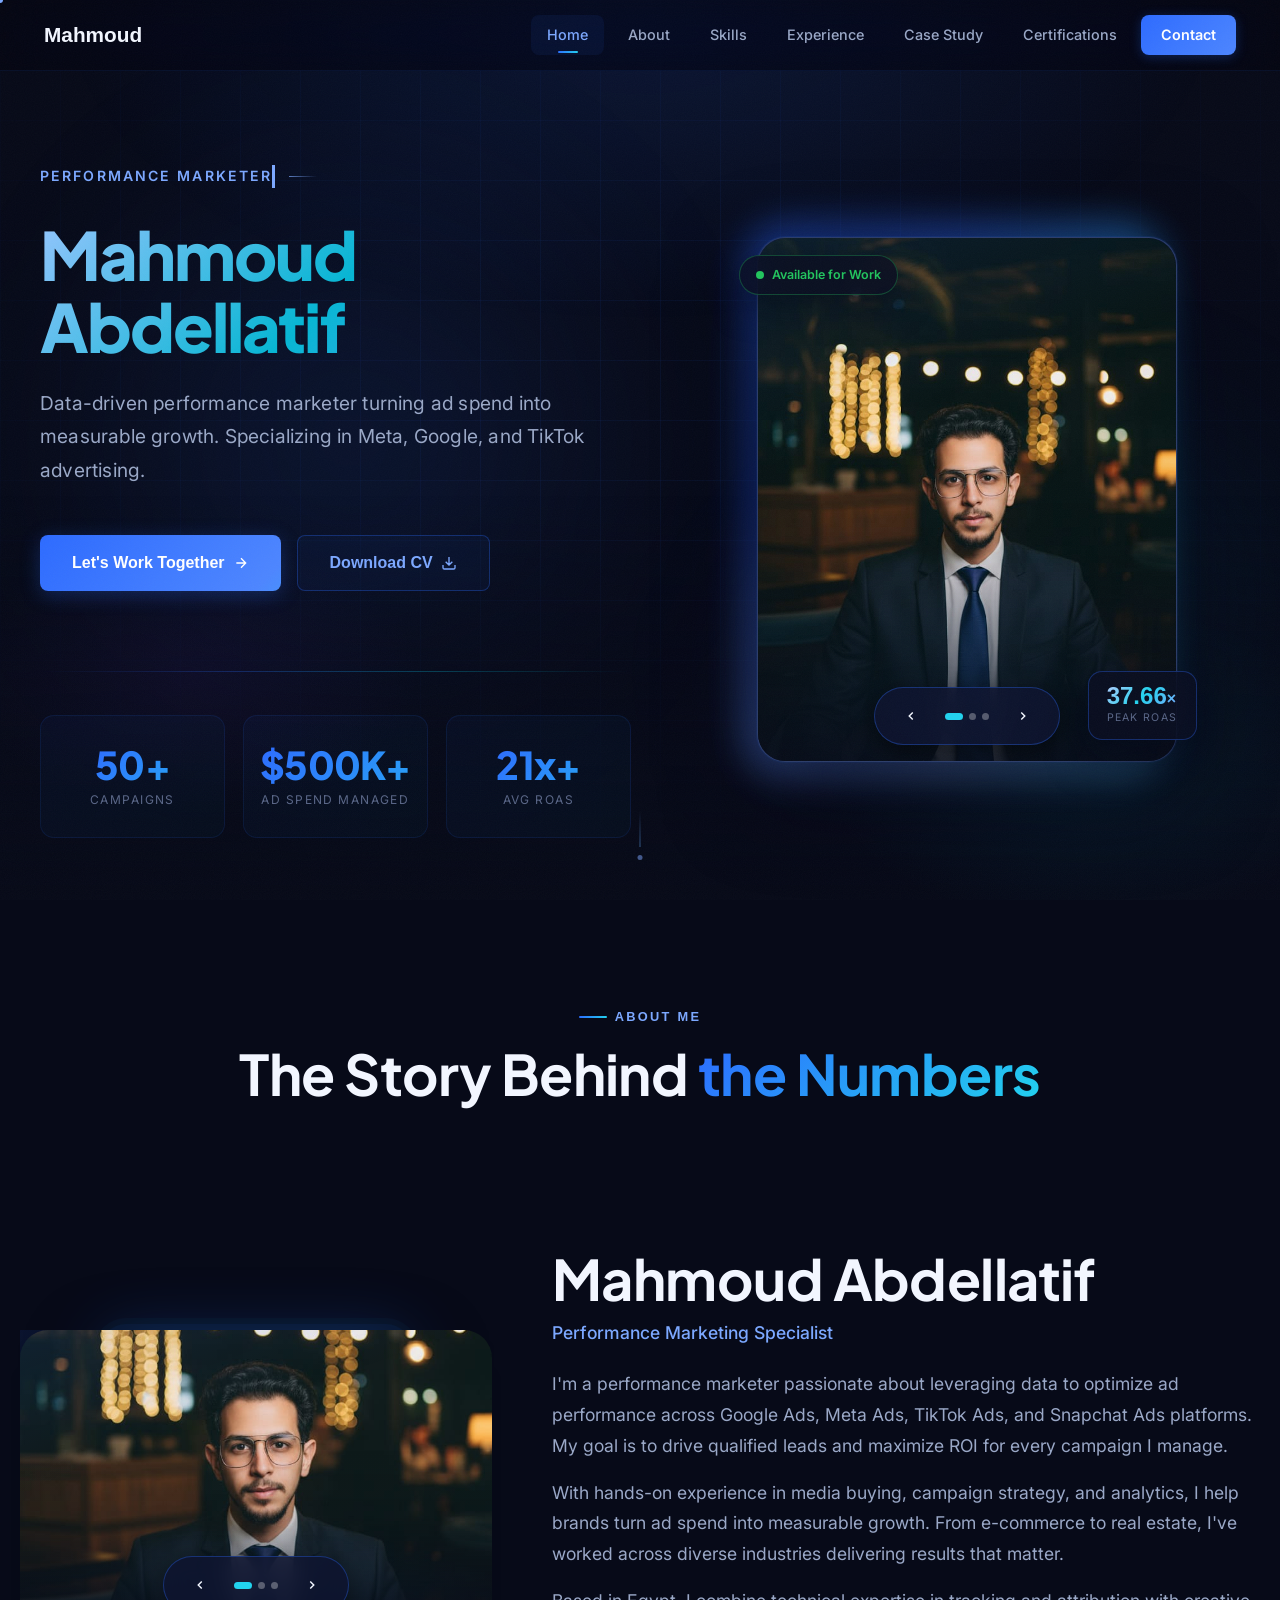
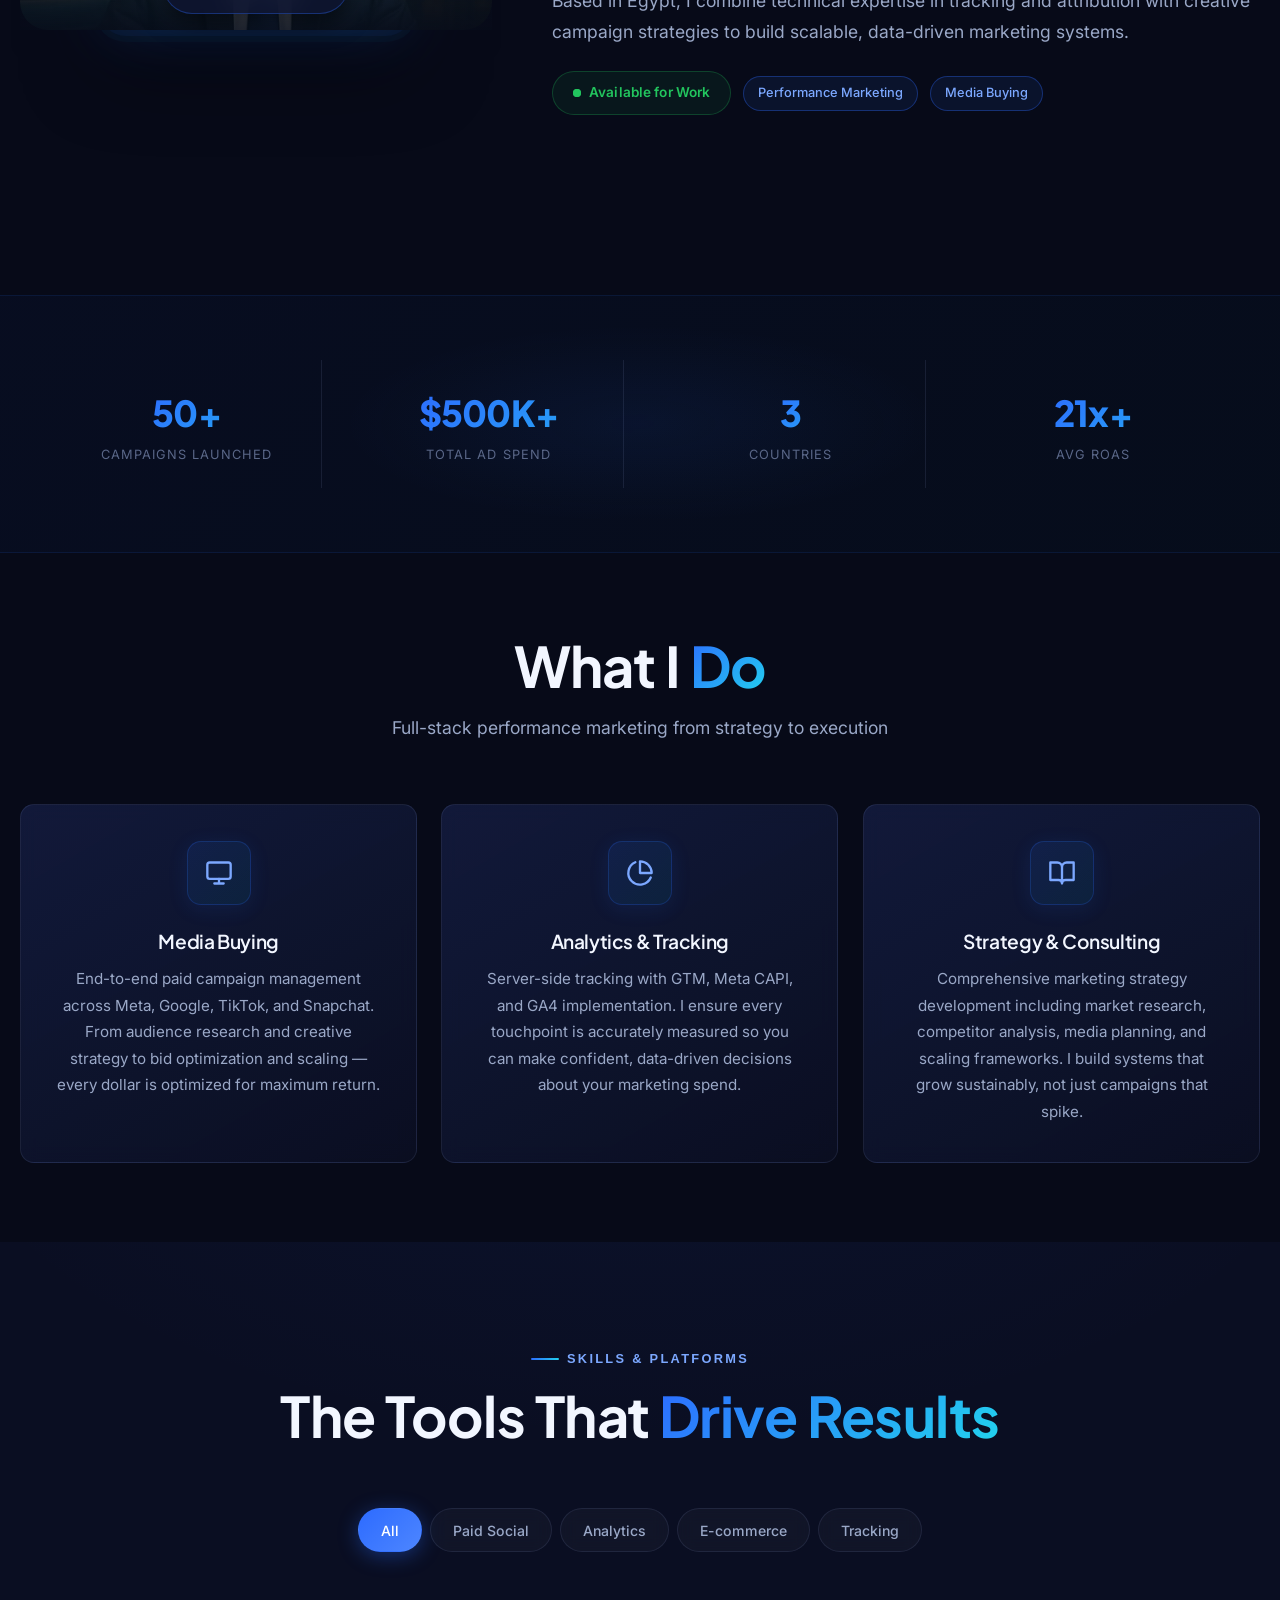
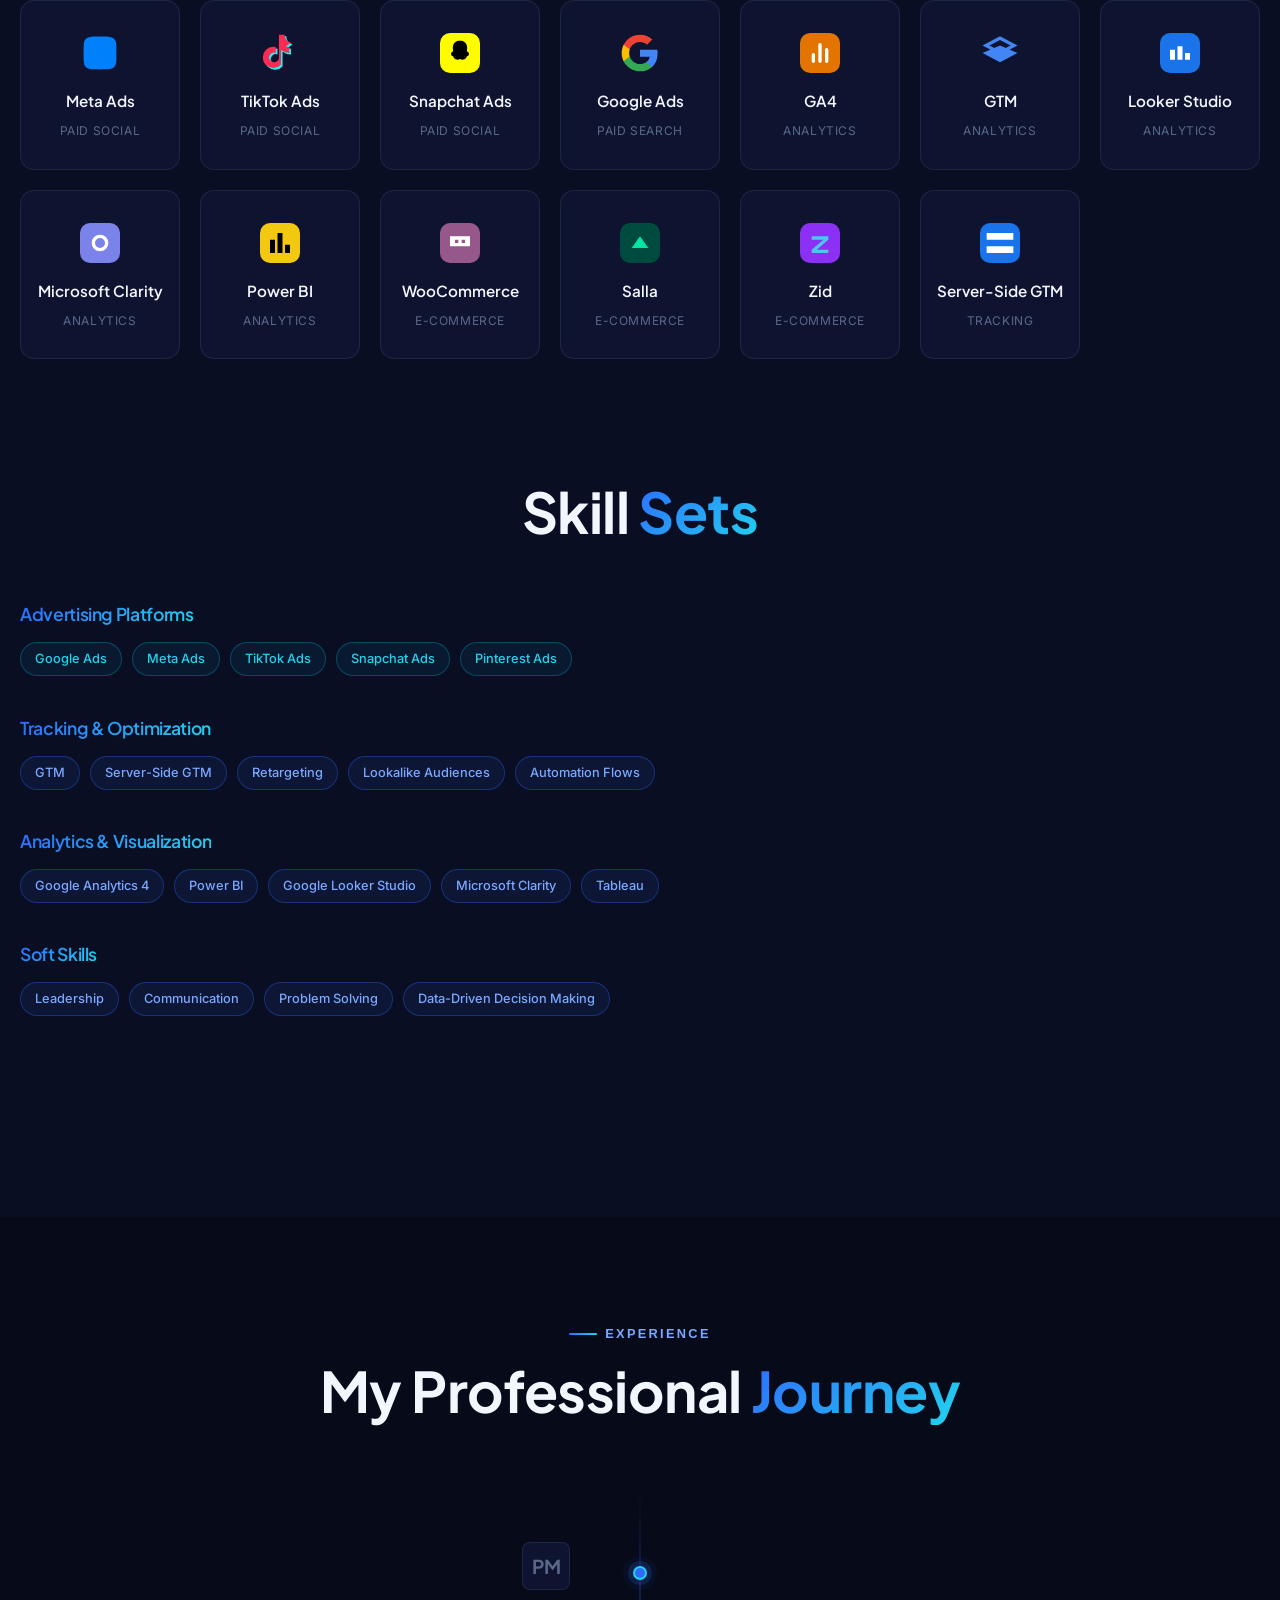
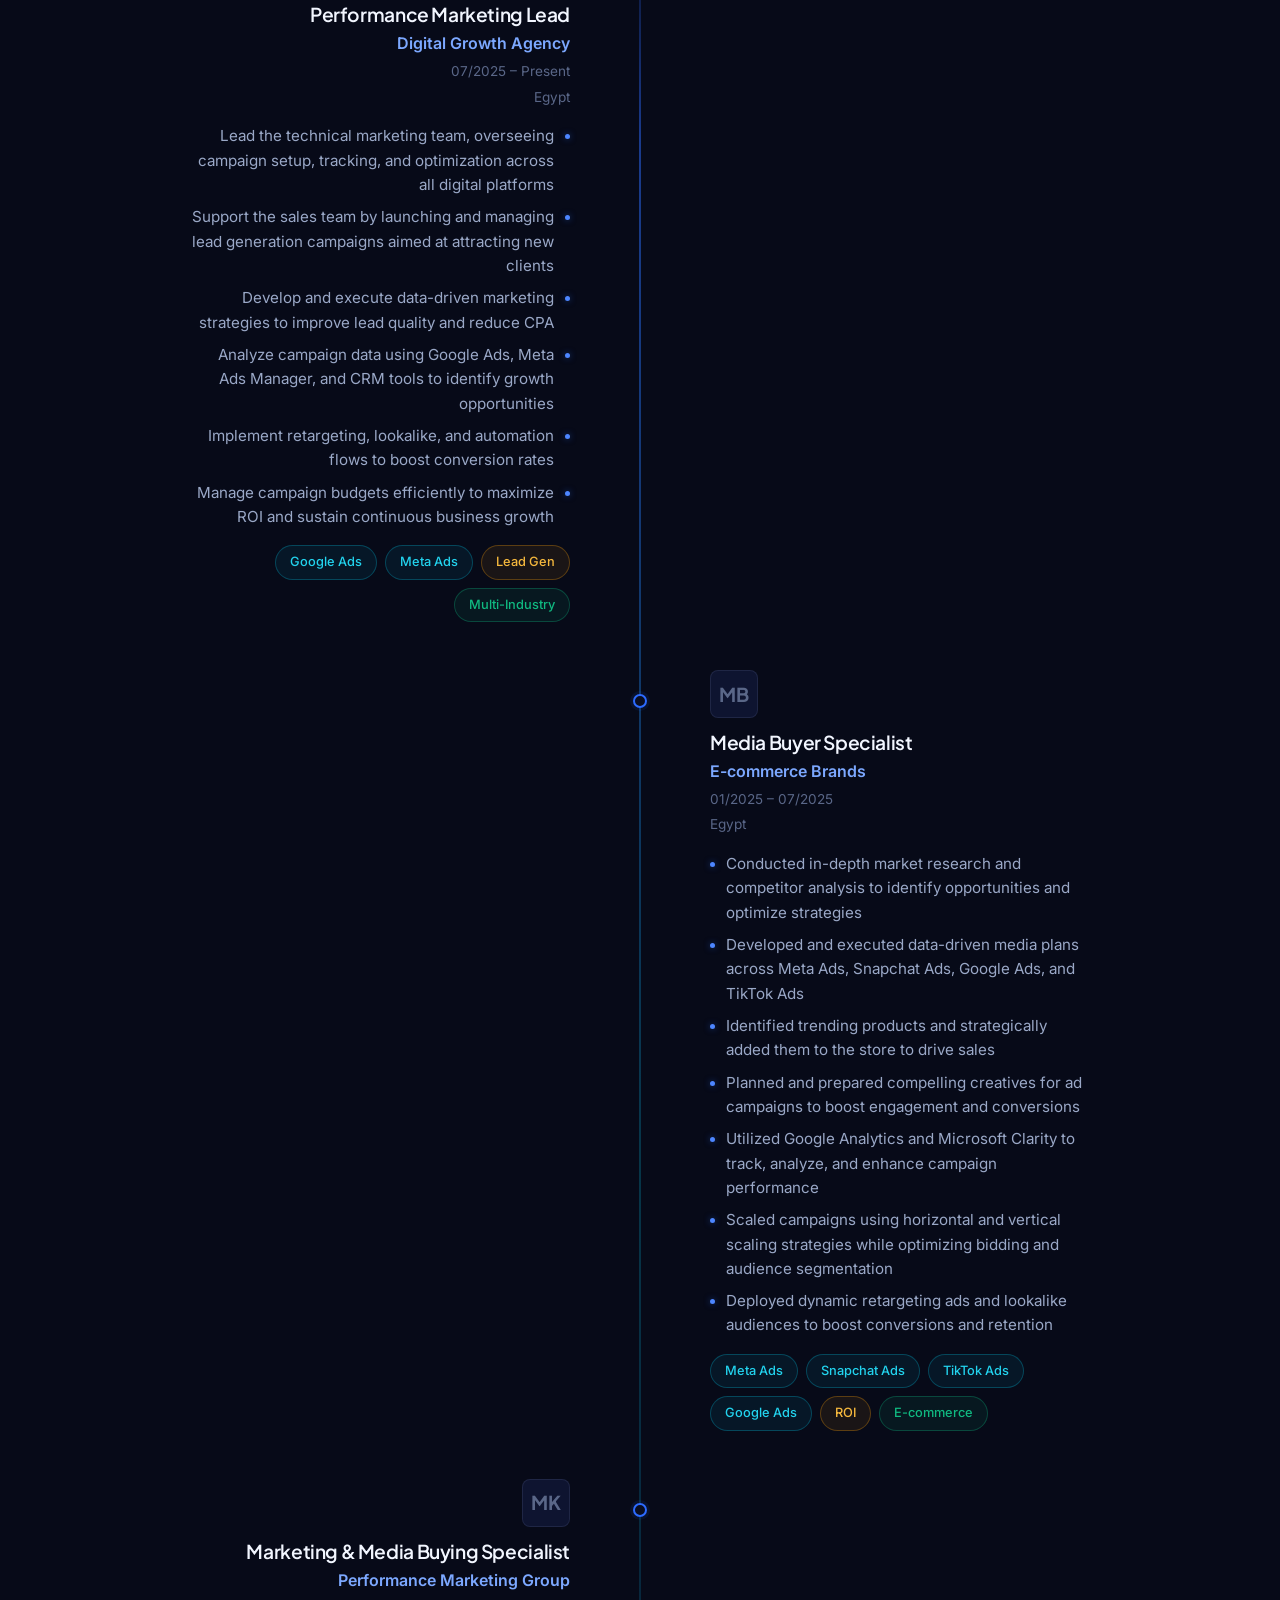
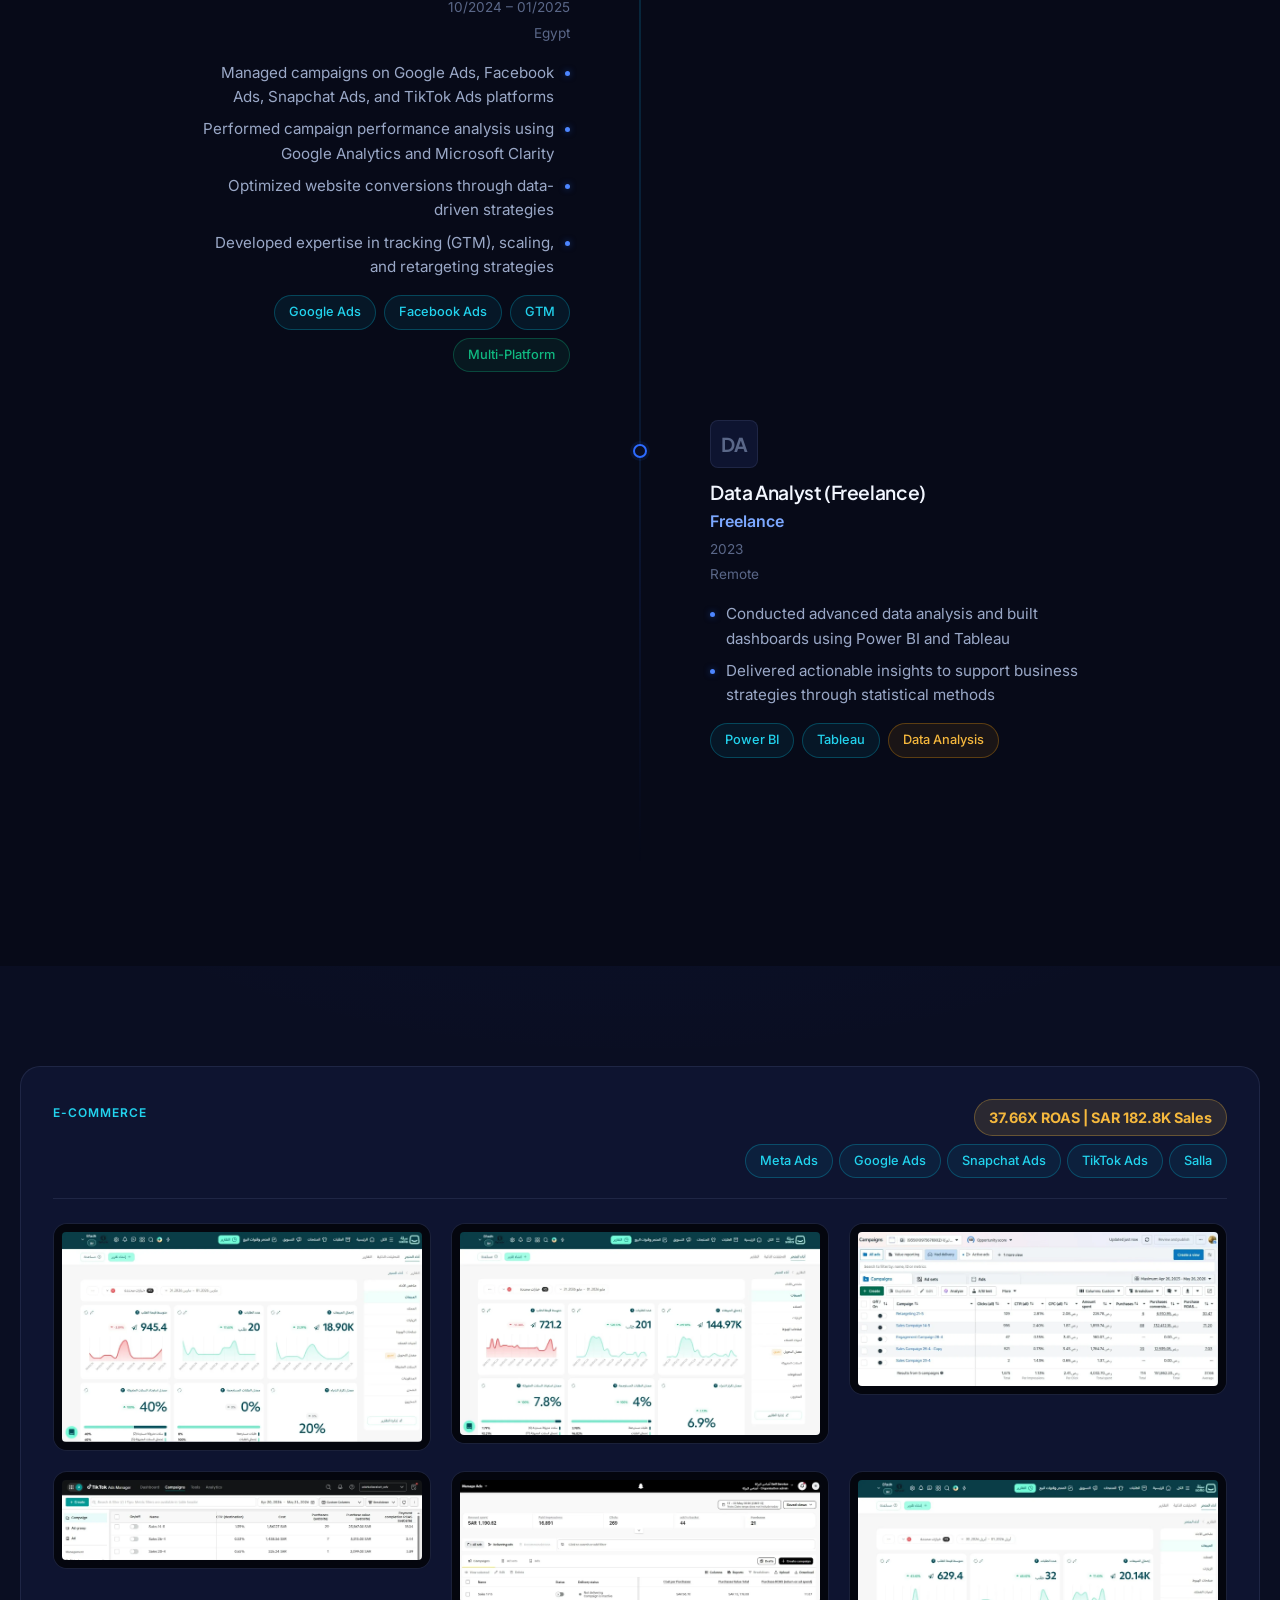
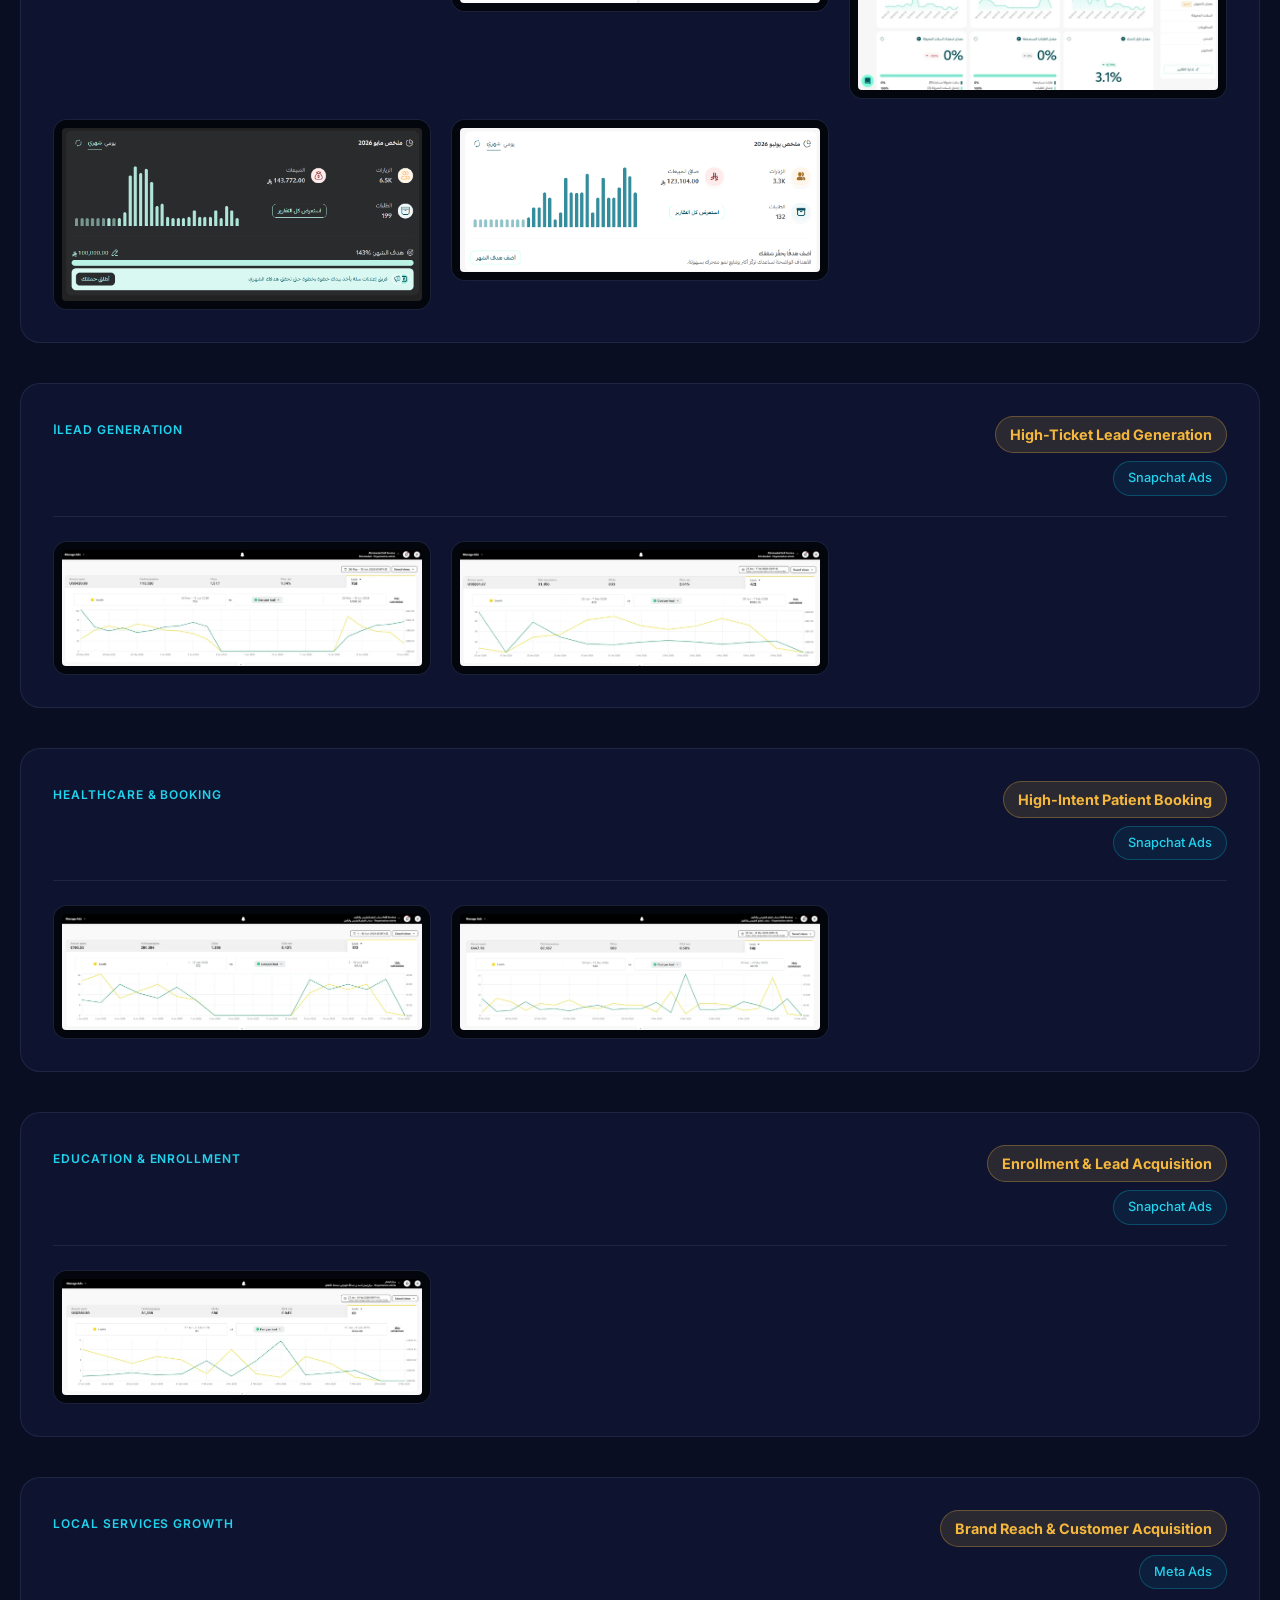
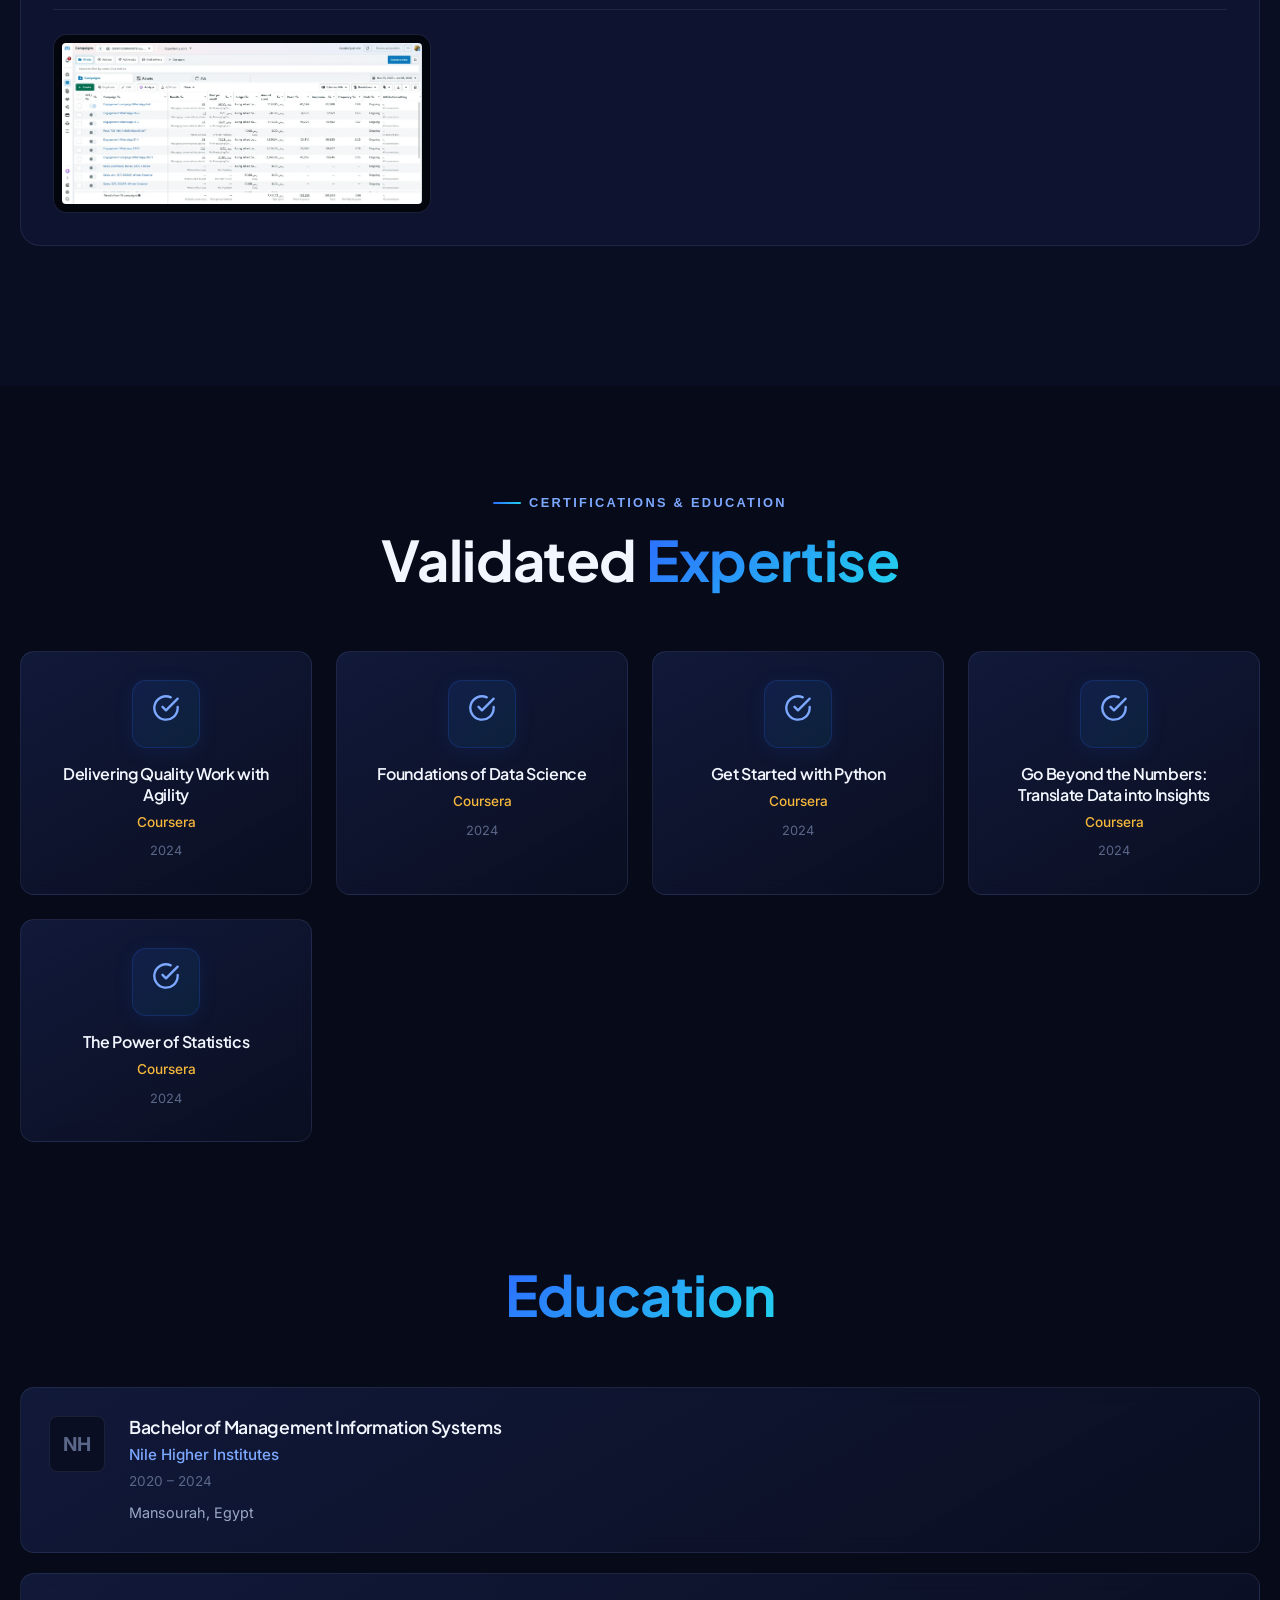
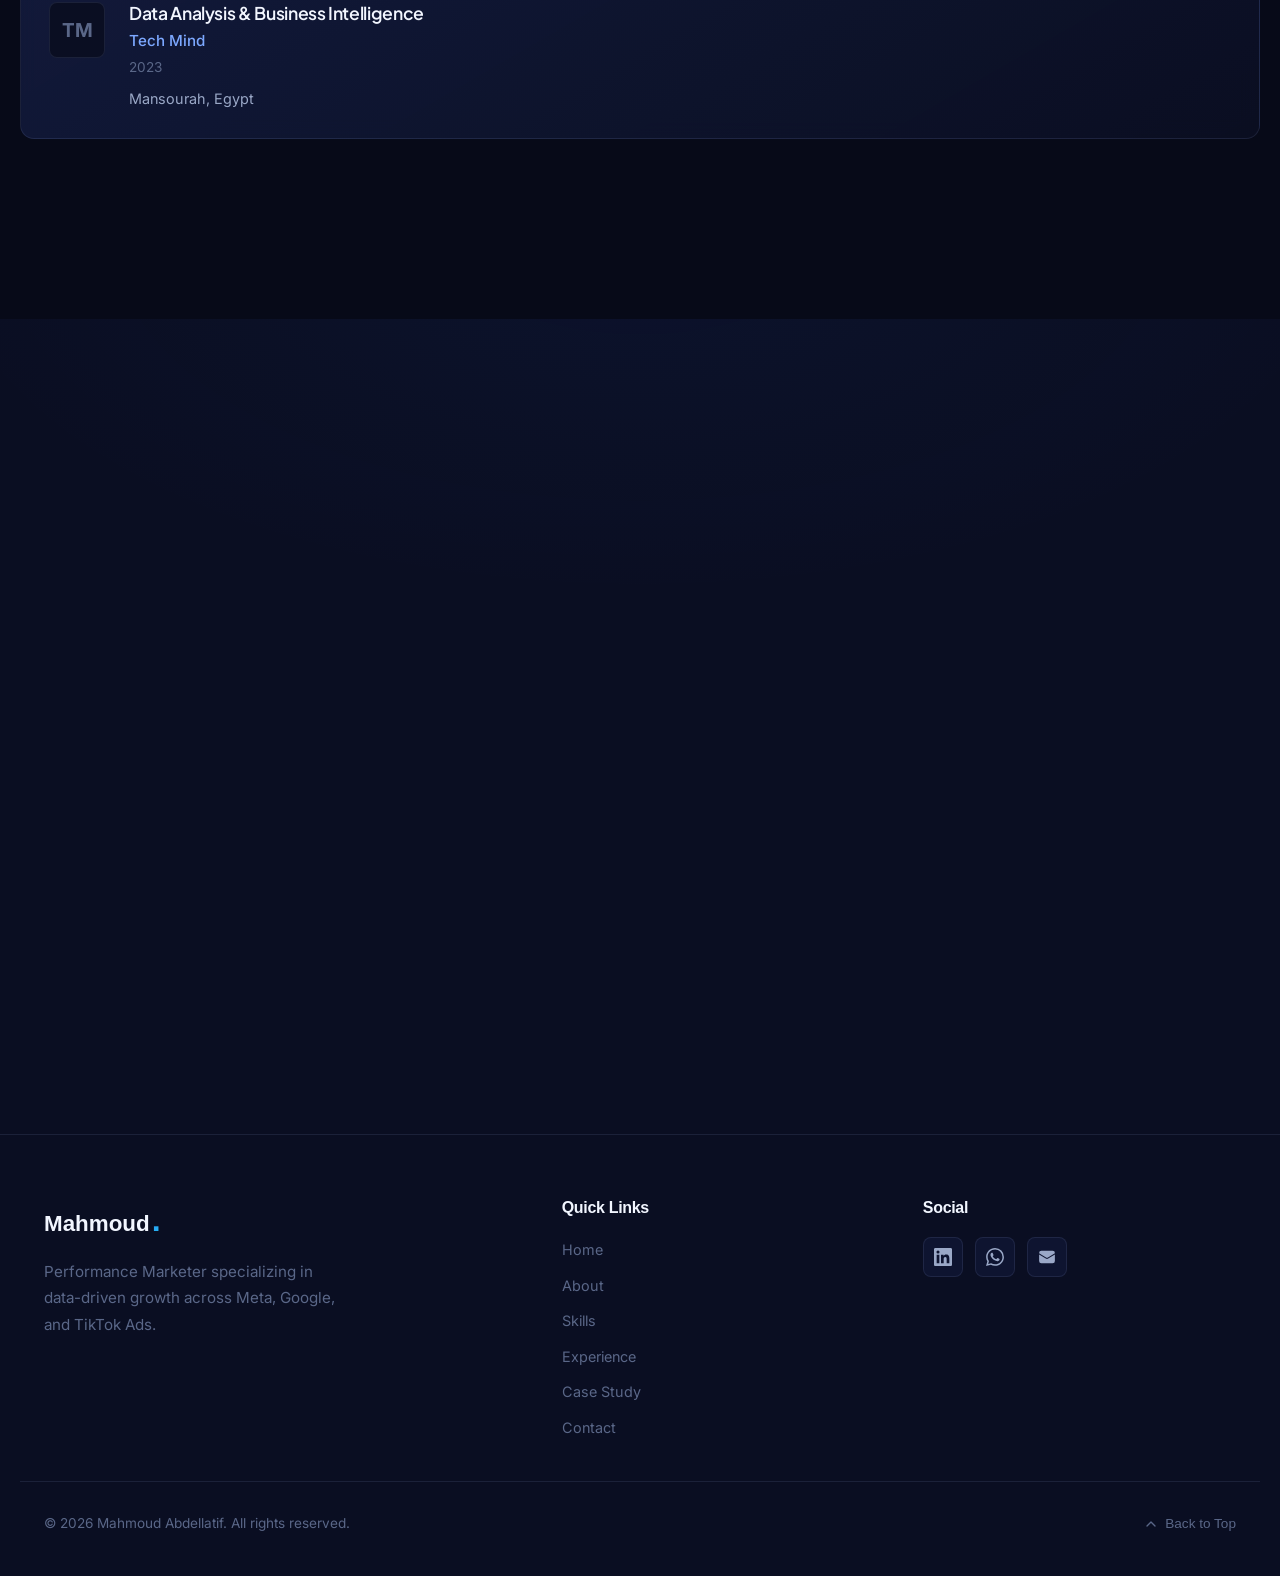
<file: experience.html>
<!DOCTYPE html>
<html lang="en">
<head>
  <meta charset="UTF-8">
  <meta name="viewport" content="width=device-width, initial-scale=1.0">
  <title>Experience — Mahmoud Abdellatif</title>
  <meta name="description" content="Professional work experience as a Performance Marketer and Media Buyer.">
  <!-- Single-page site: this section now lives on the home page -->
  <link rel="canonical" href="index.html#experience">
  <meta name="robots" content="noindex">
  <meta http-equiv="refresh" content="0; url=index.html#experience">
  <script>window.location.replace('index.html#experience');</script>
</head>
<body>
  <p>Redirecting to <a href="index.html#experience">Experience</a>…</p>
</body>
</html>
</file>
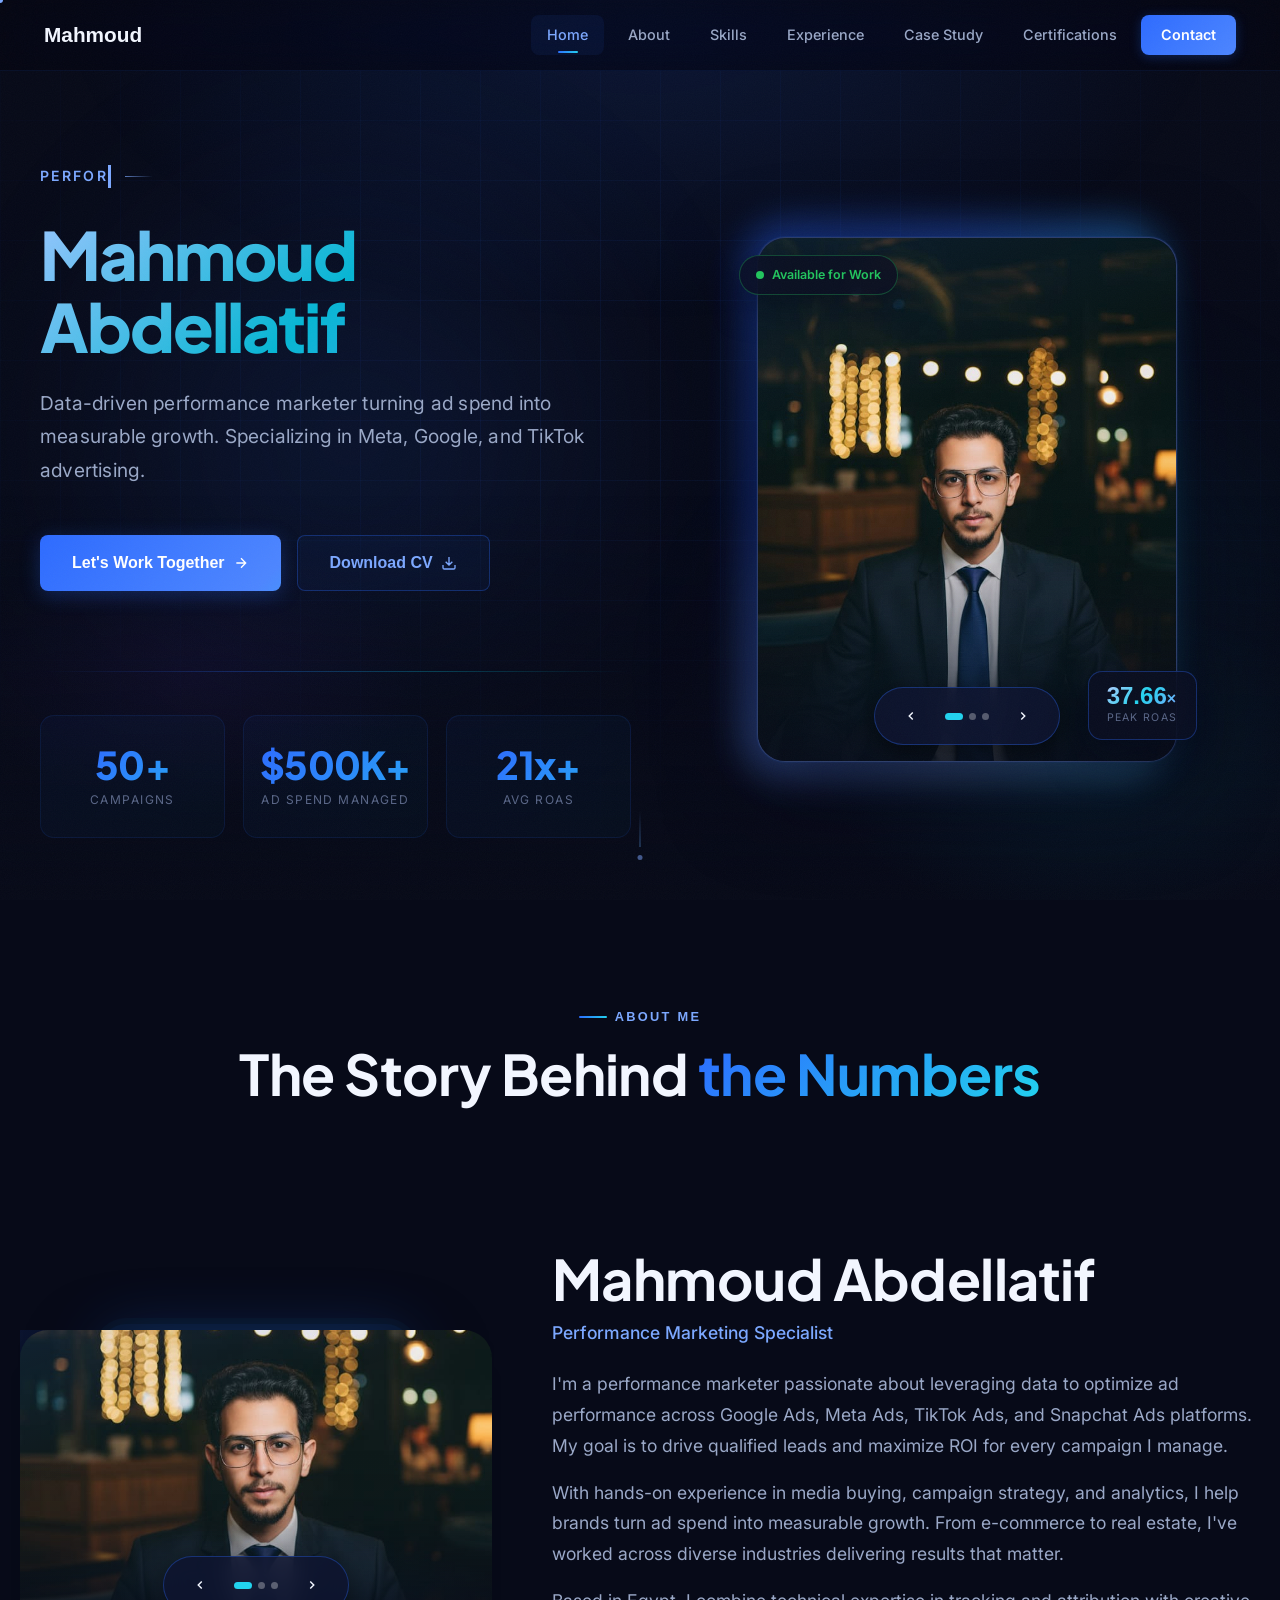
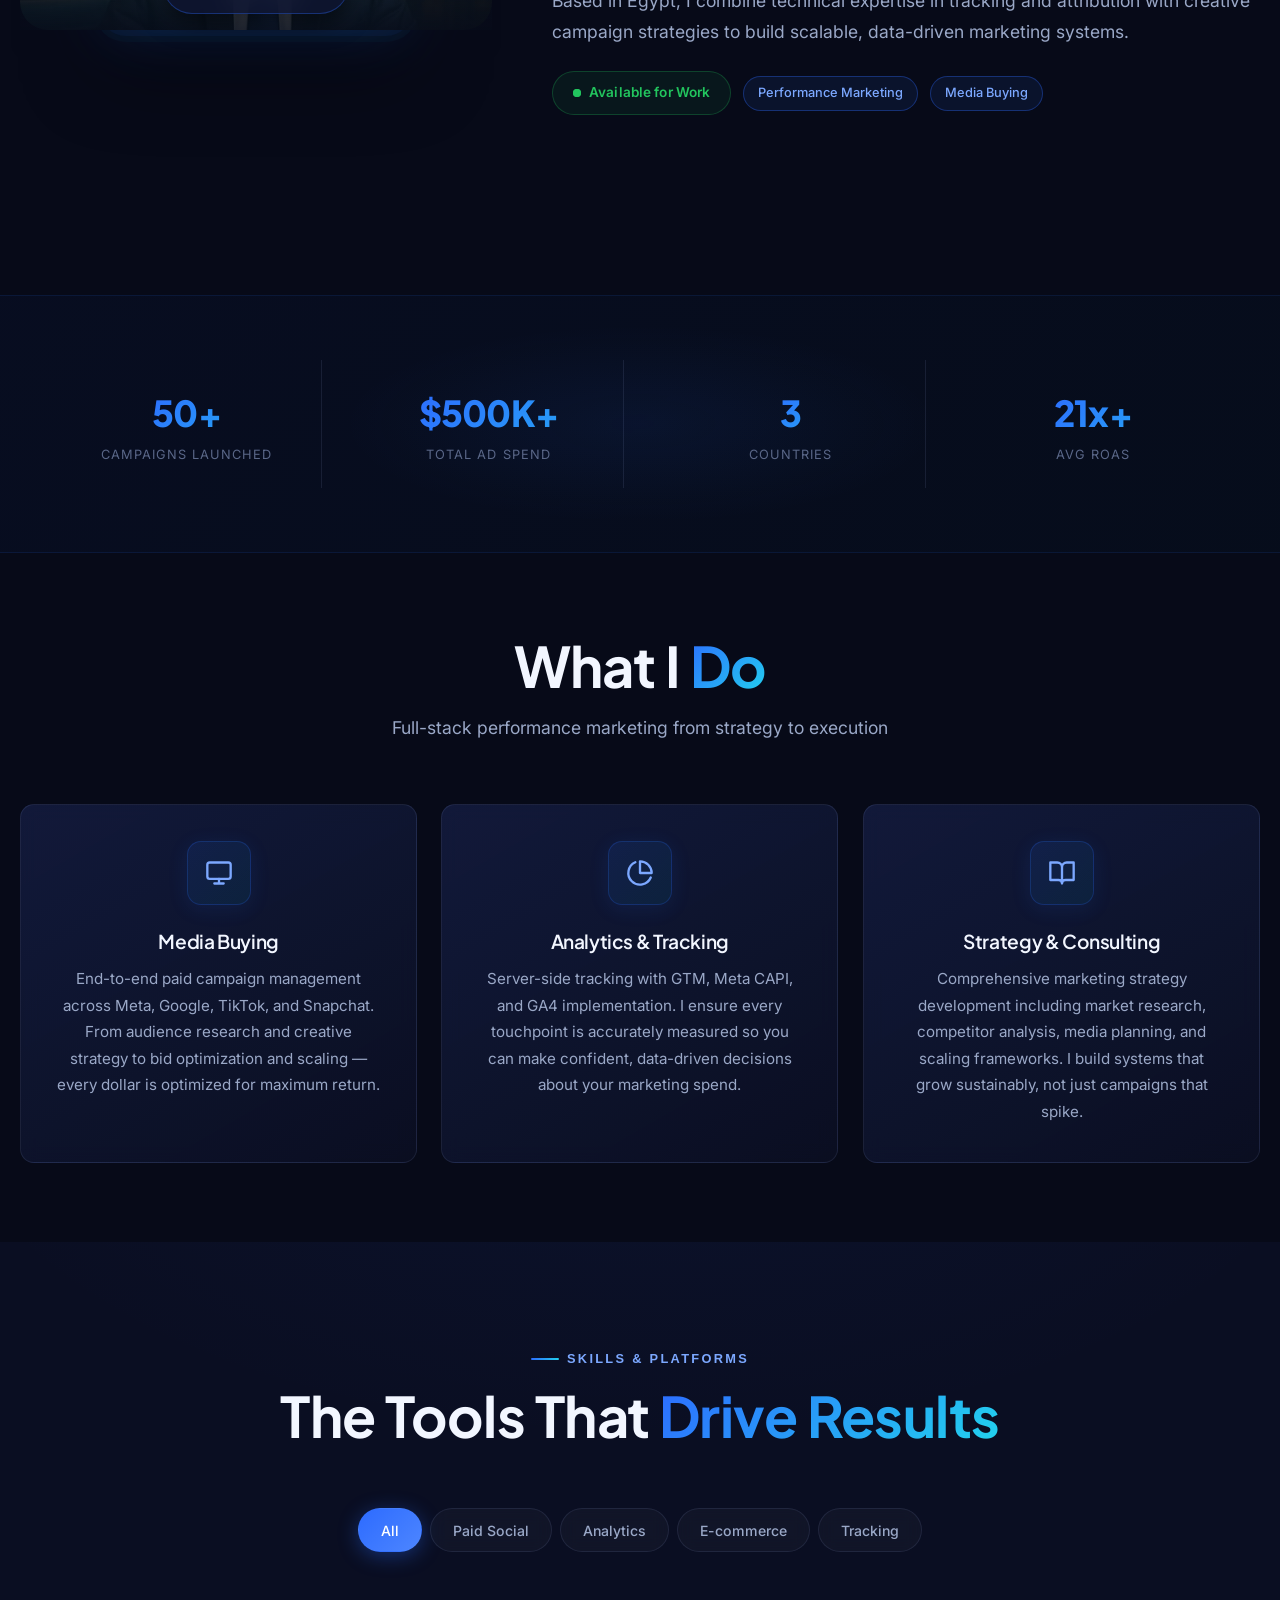
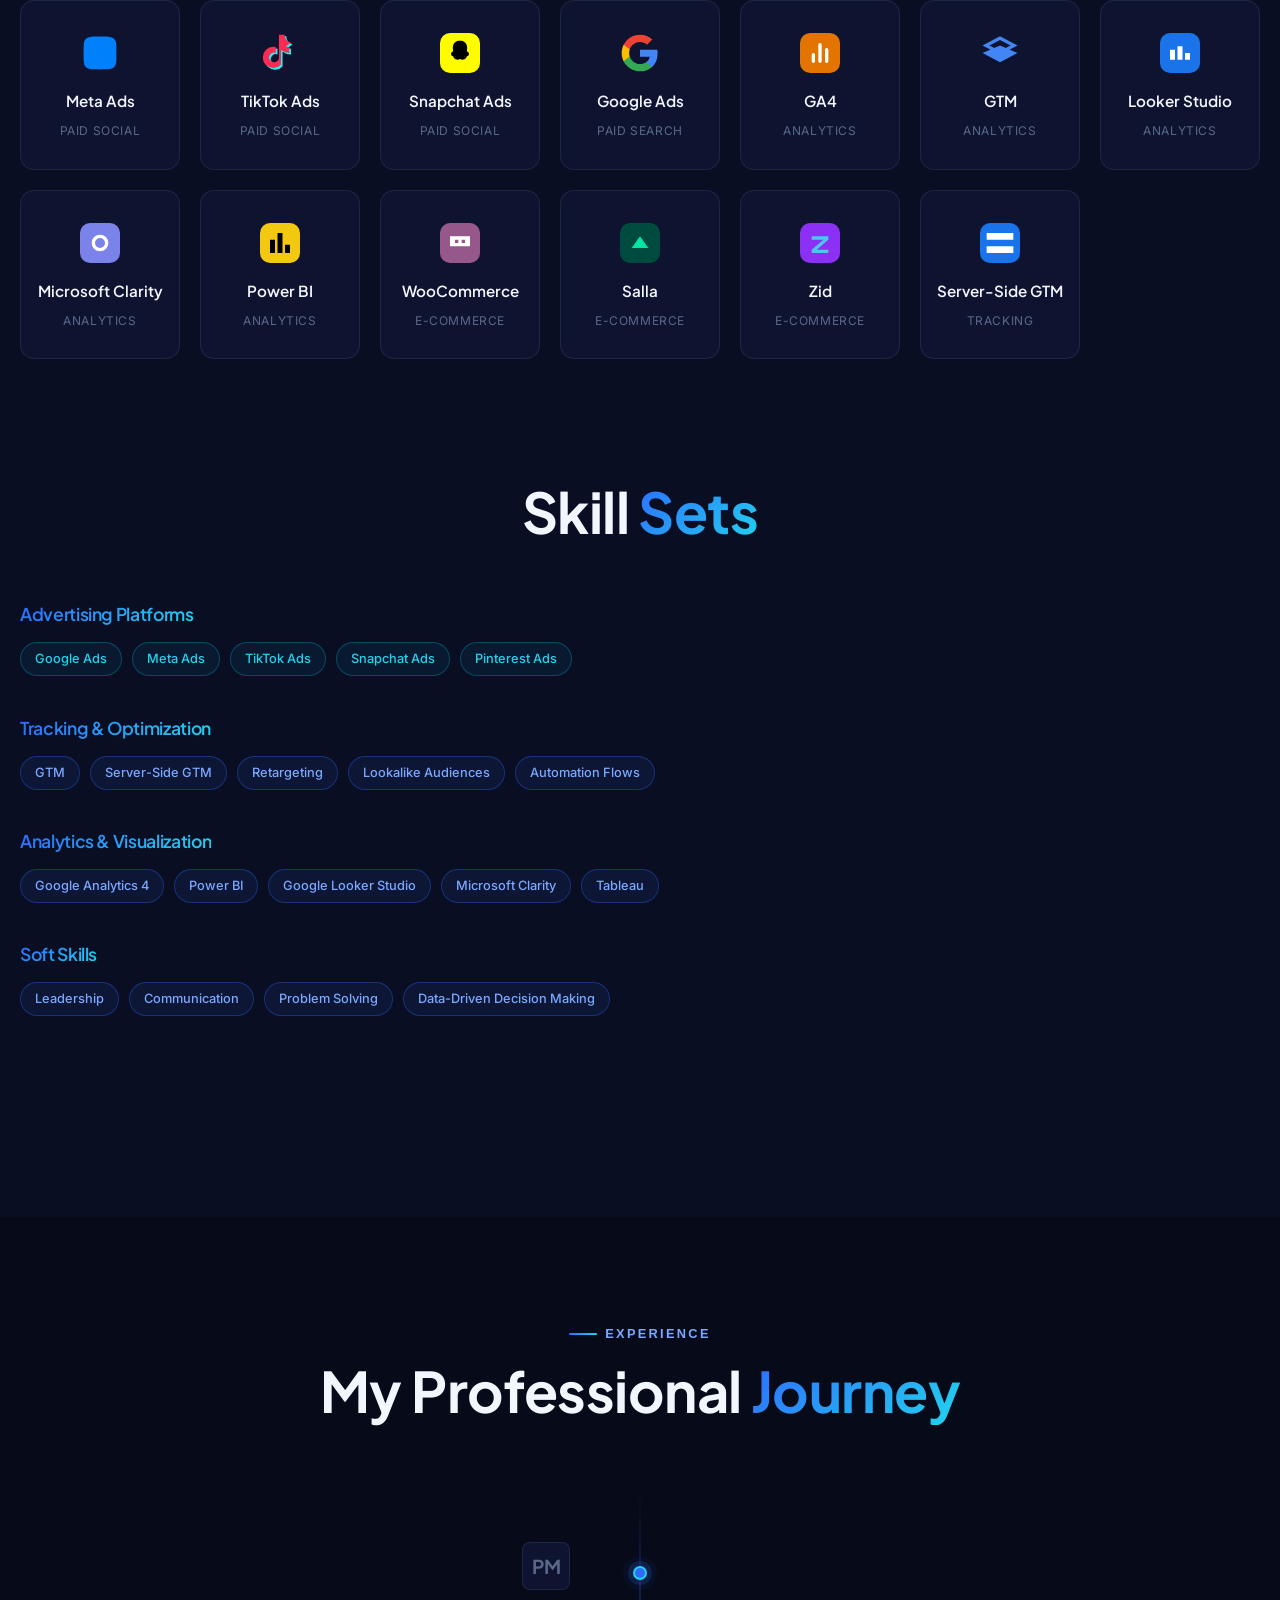
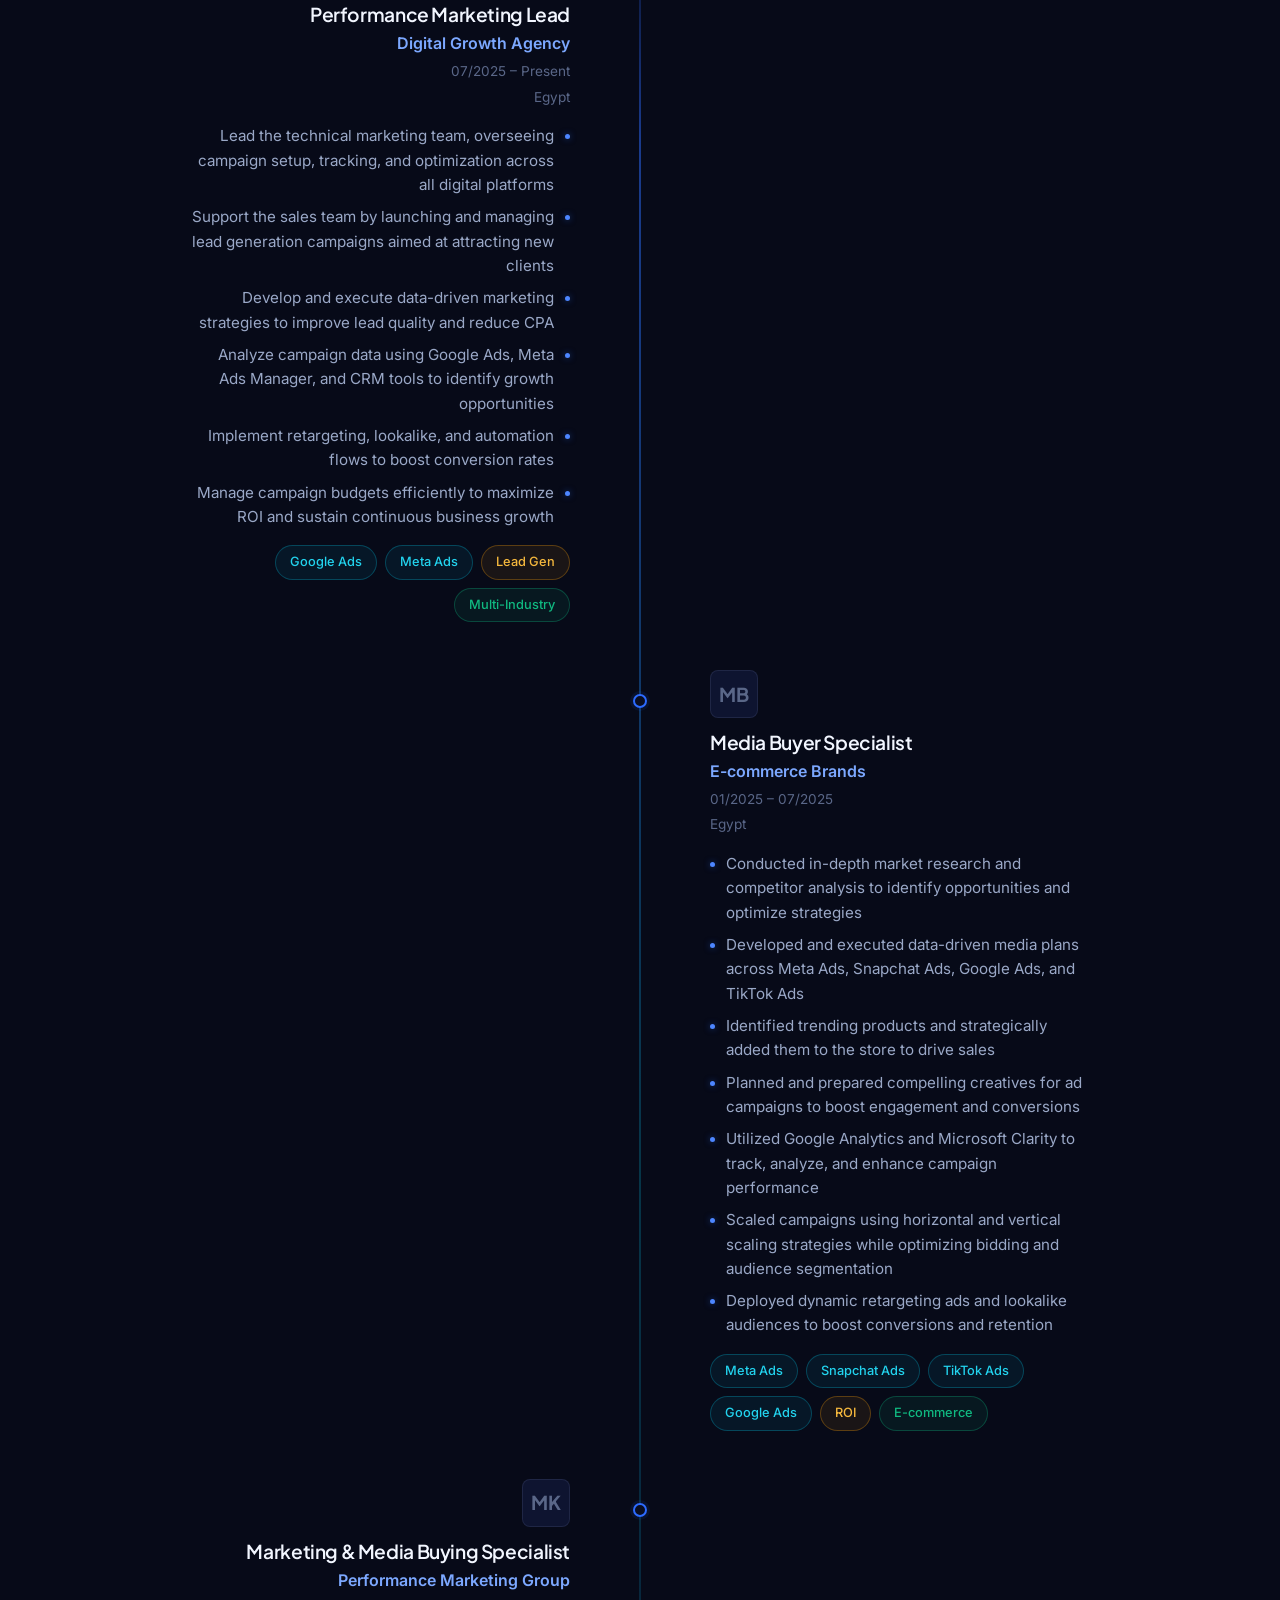
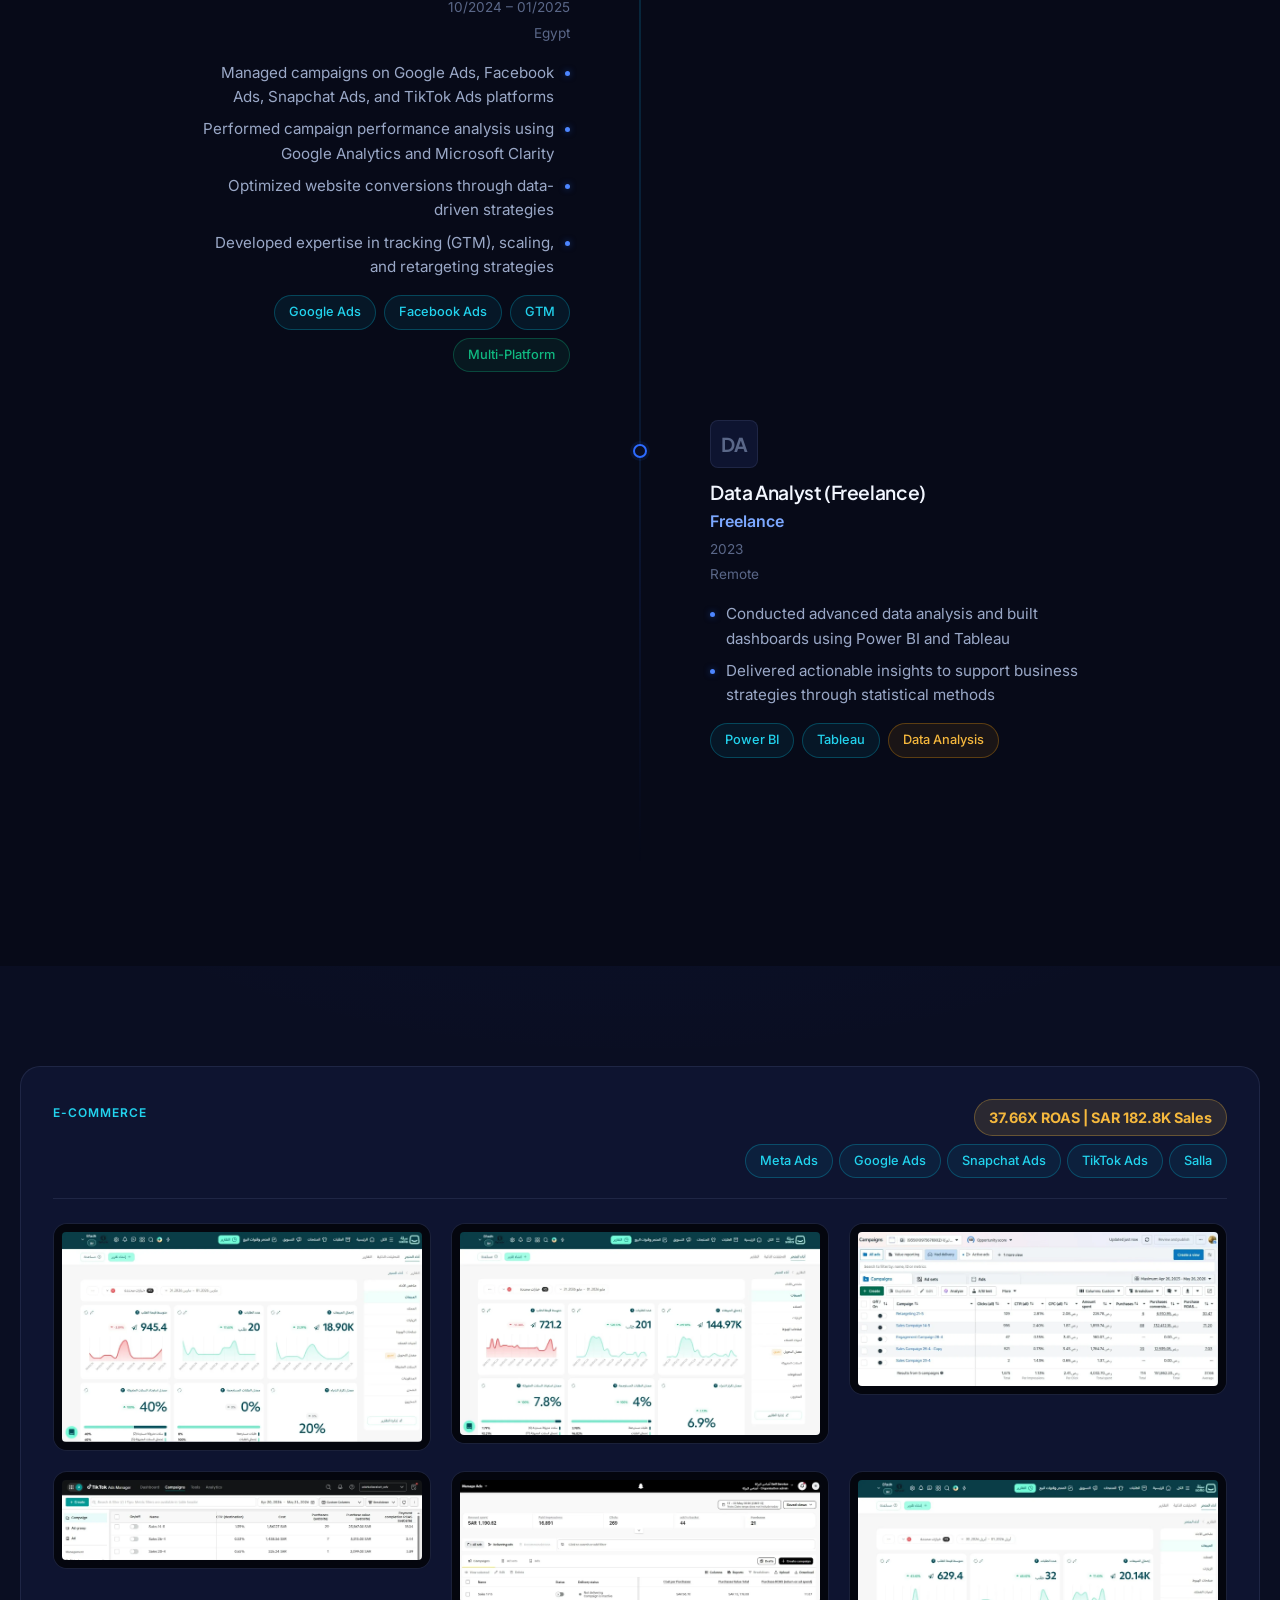
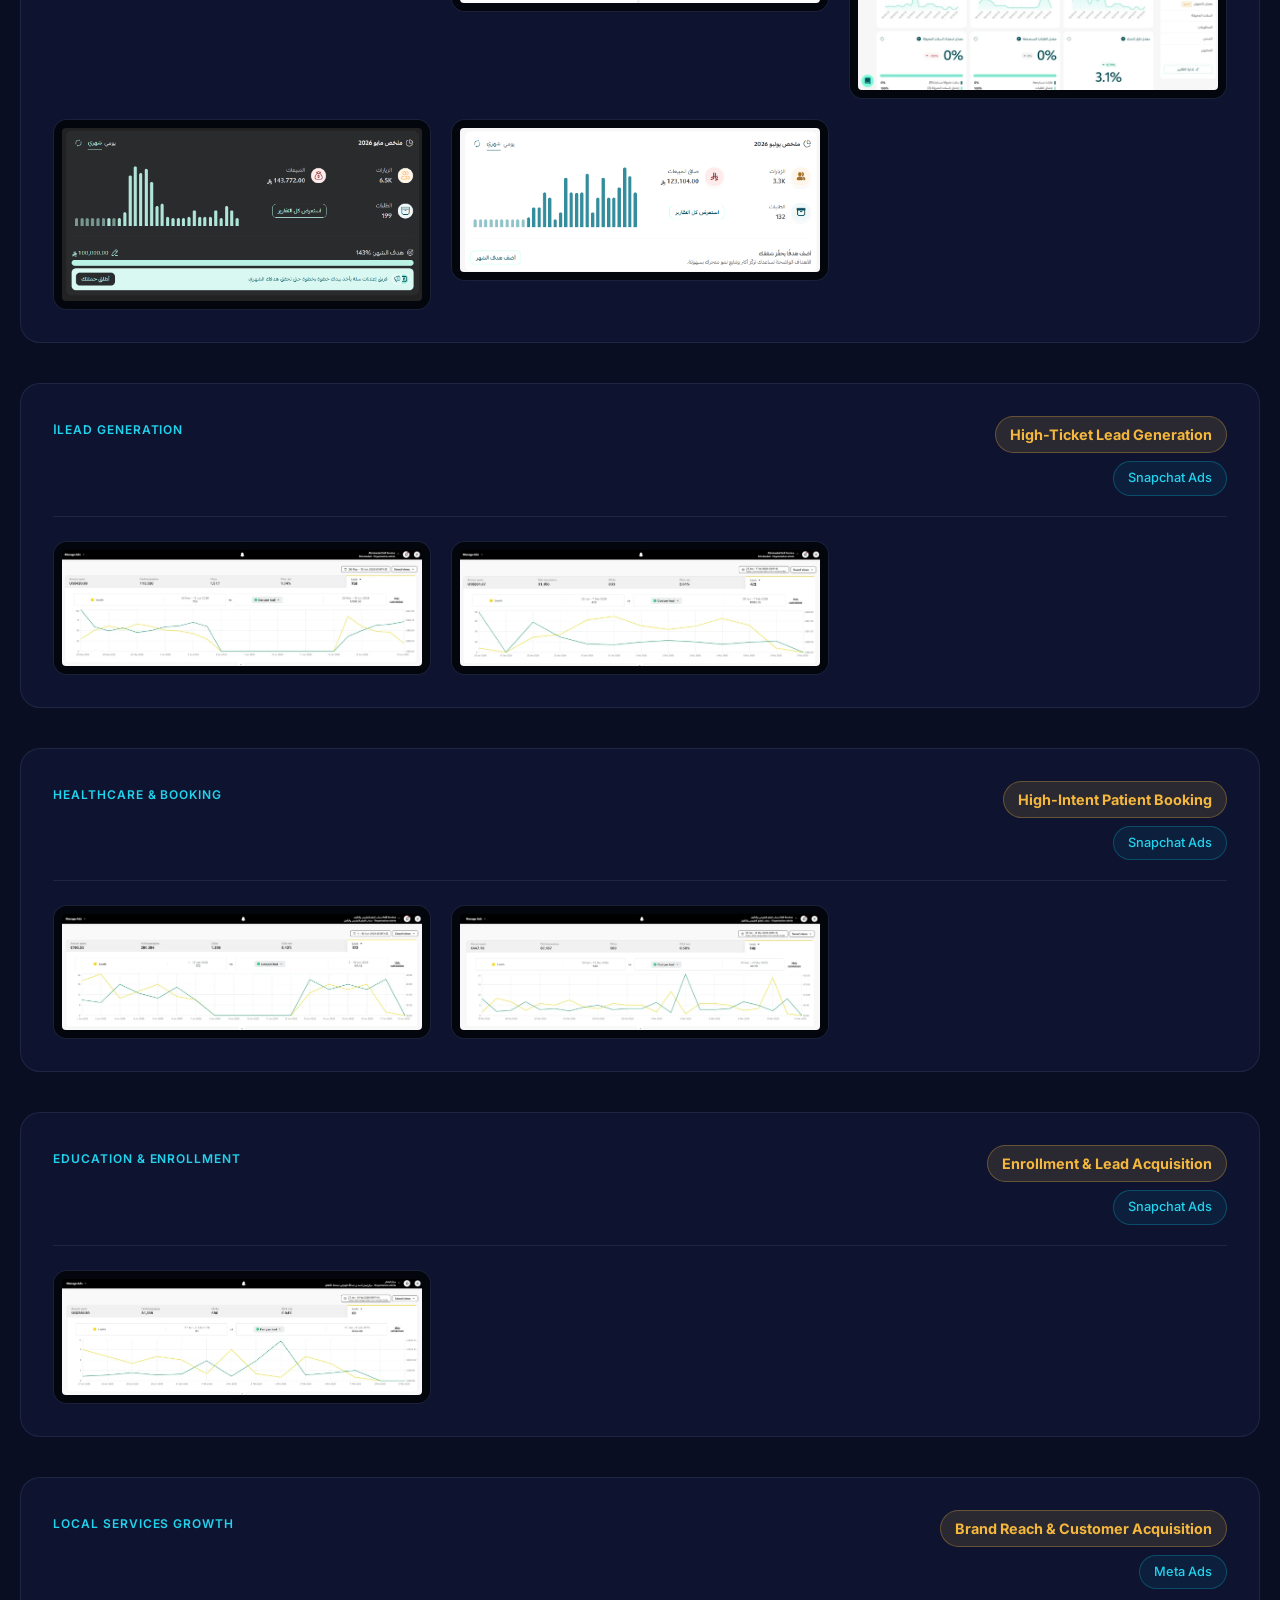
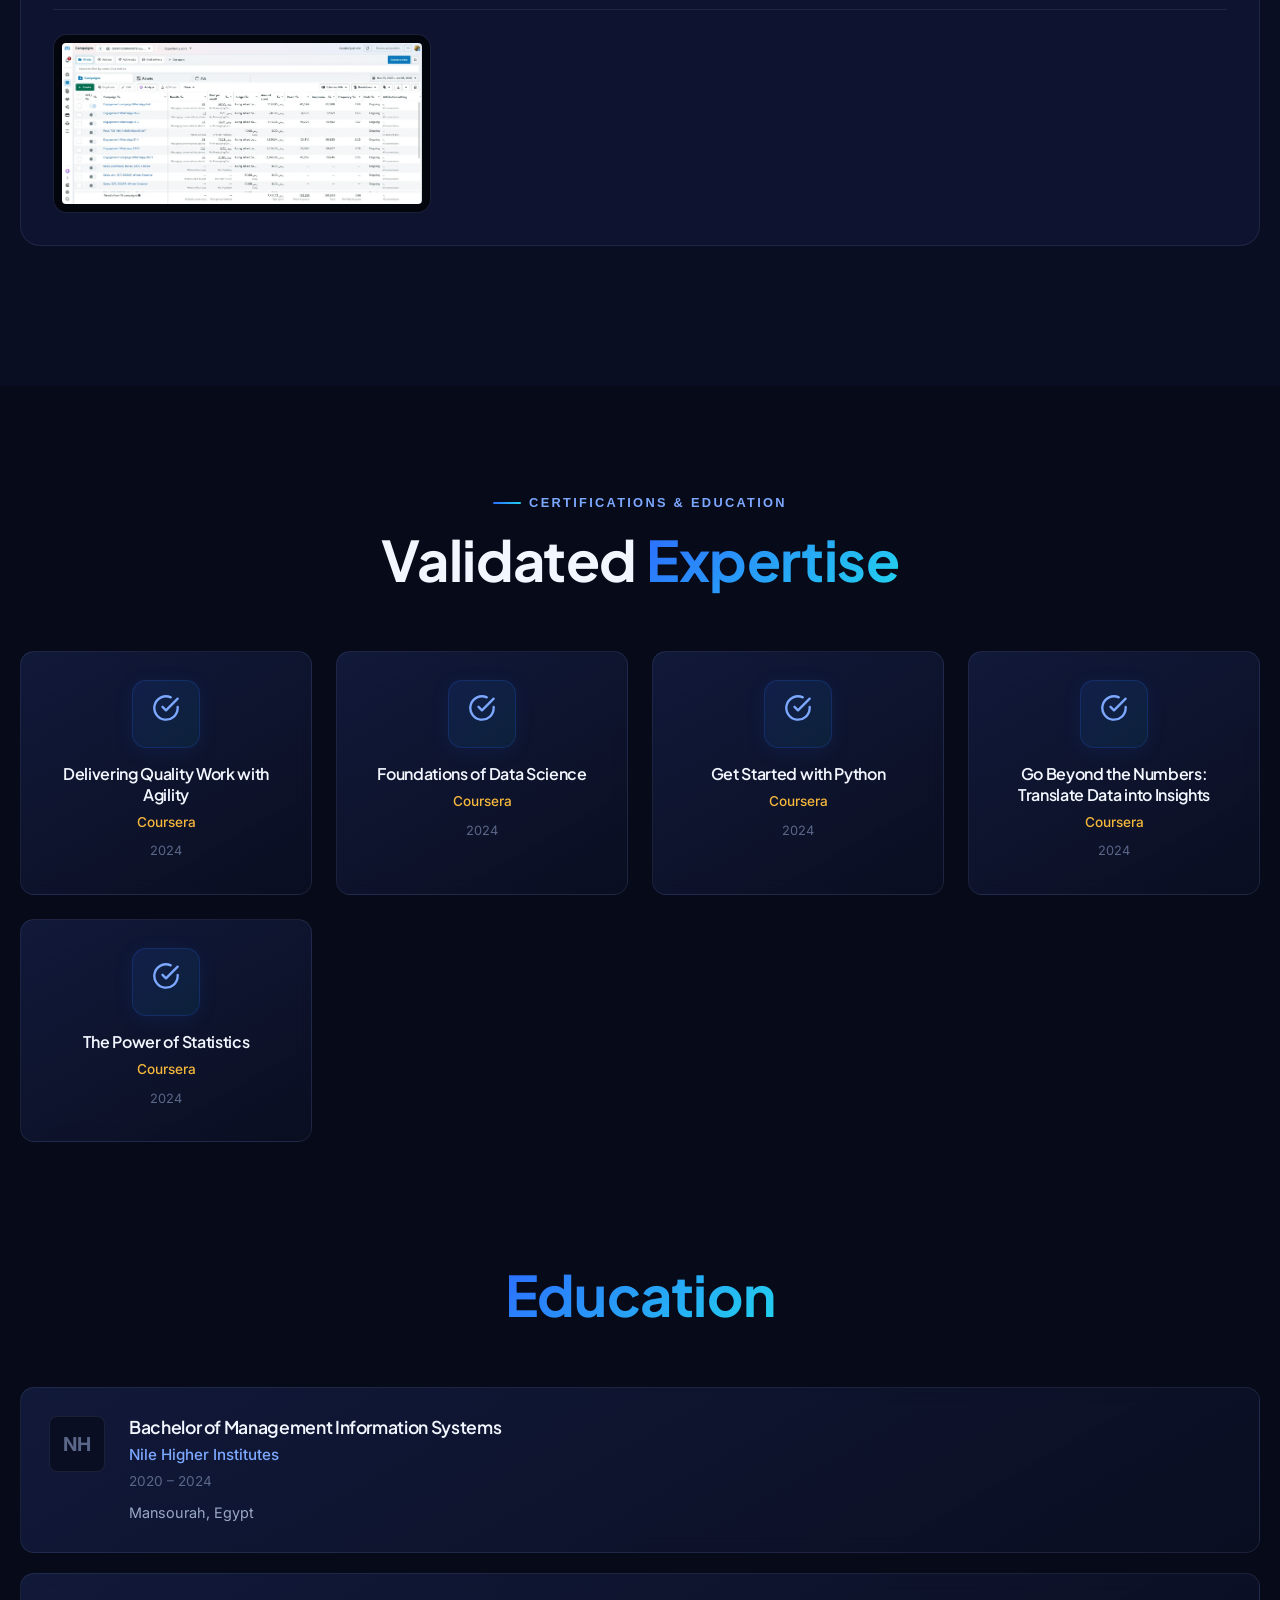
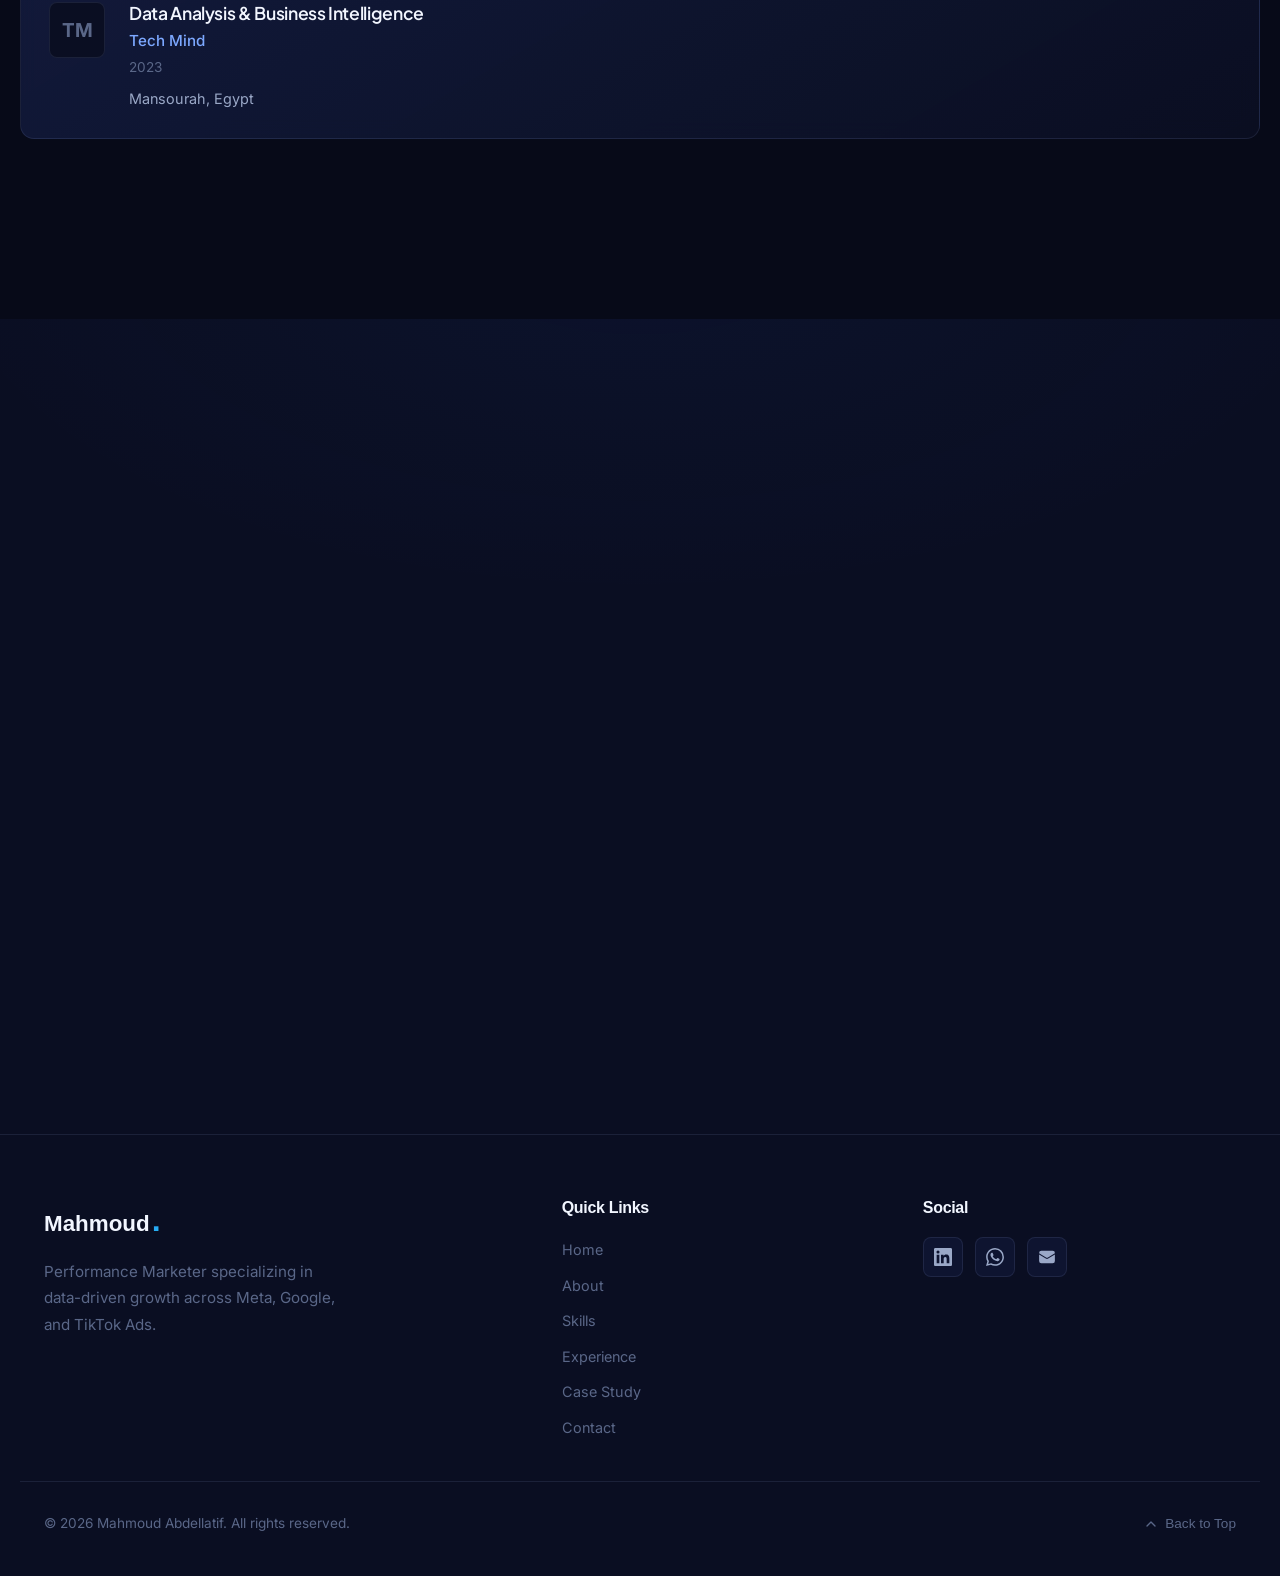
<file: skills.html>
<!DOCTYPE html>
<html lang="en">
<head>
  <meta charset="UTF-8">
  <meta name="viewport" content="width=device-width, initial-scale=1.0">
  <title>Skills & Platforms — Mahmoud Abdellatif</title>
  <meta name="description" content="Technical skills and platform expertise across paid social, paid search, analytics, and e-commerce.">
  <!-- Single-page site: this section now lives on the home page -->
  <link rel="canonical" href="index.html#skills">
  <meta name="robots" content="noindex">
  <meta http-equiv="refresh" content="0; url=index.html#skills">
  <script>window.location.replace('index.html#skills');</script>
</head>
<body>
  <p>Redirecting to <a href="index.html#skills">Skills</a>…</p>
</body>
</html>
</file>
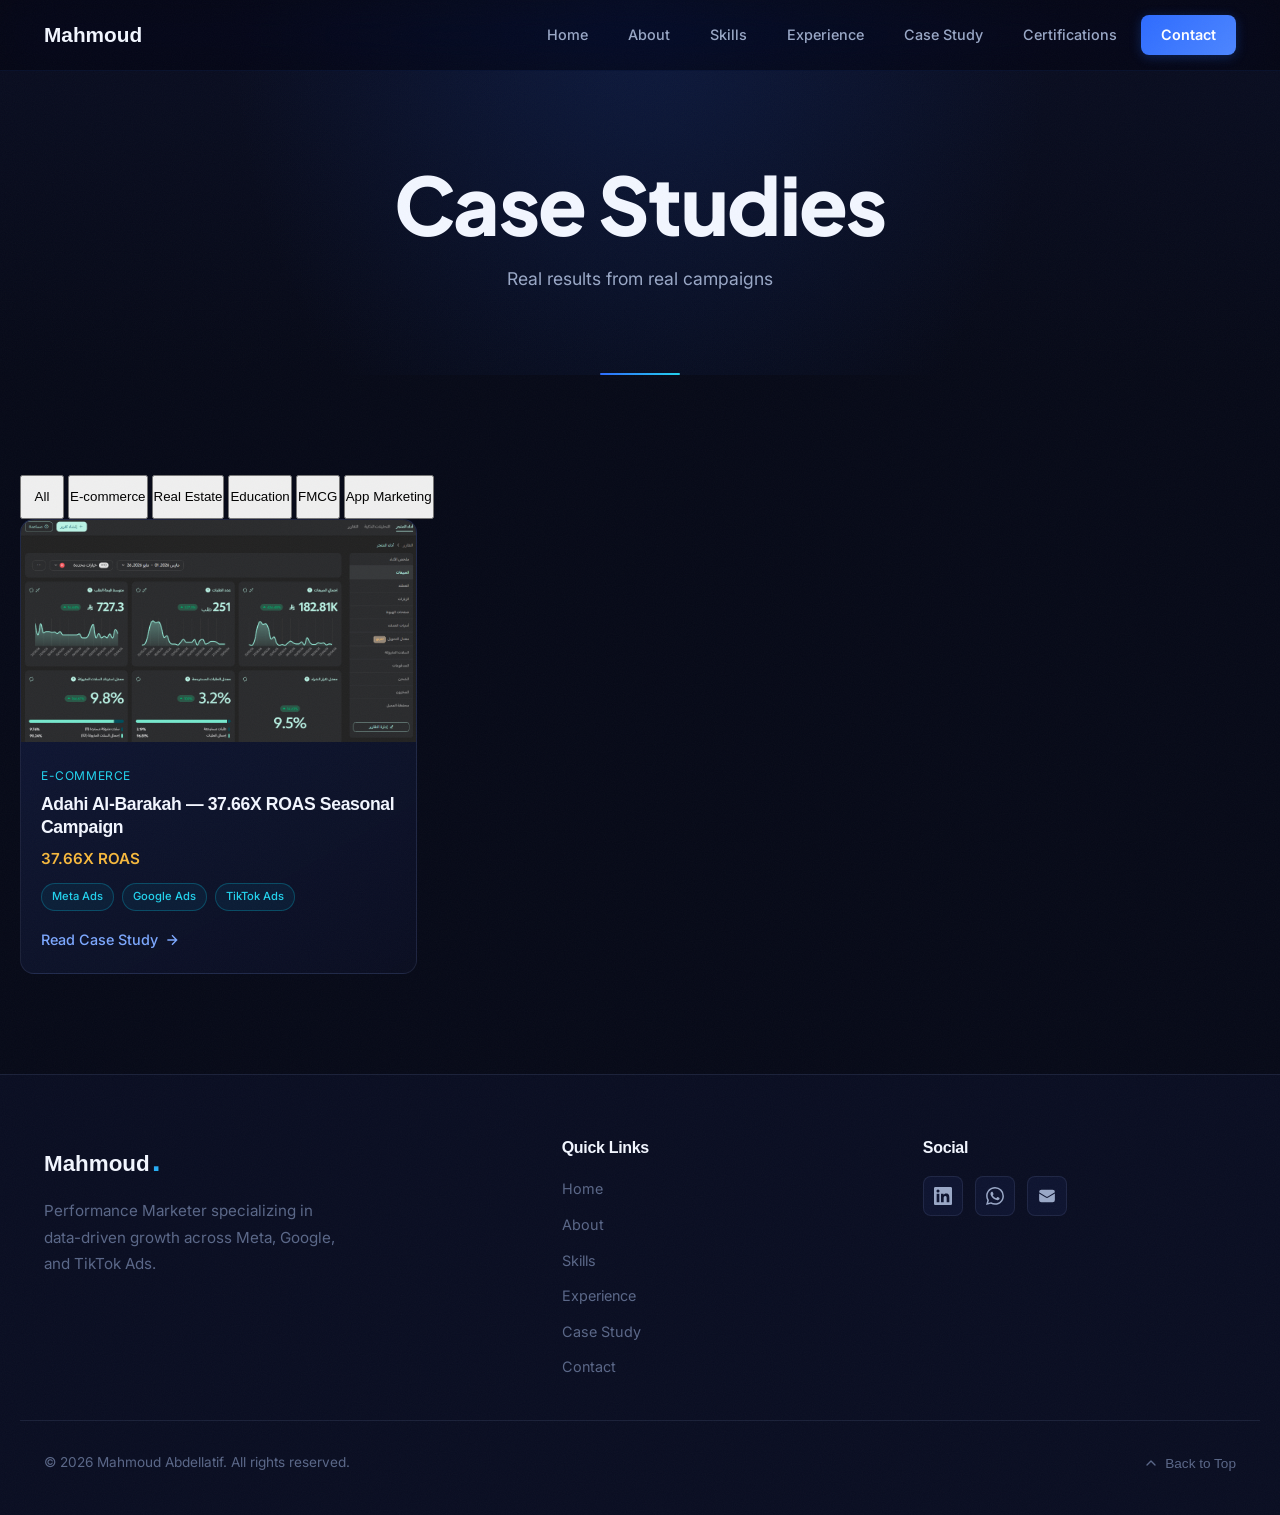
<file: work.html>
<!DOCTYPE html>
<html lang="en">
<head>
  <meta charset="UTF-8">
  <meta name="viewport" content="width=device-width, initial-scale=1.0">
  <title>Case Studies — Mahmoud Abdellatif</title>
  <meta name="description" content="Real campaign results and case studies showcasing performance marketing expertise across industries.">
  <link rel="canonical" href="https://mahmoudabdellatif.github.io/portfolio/work.html">

  <!-- Open Graph -->
  <meta property="og:title" content="Case Studies — Mahmoud Abdellatif">
  <meta property="og:description" content="Real campaign results and case studies showcasing performance marketing expertise.">
  <meta property="og:type" content="website">

  <!-- Styles -->
  <link rel="stylesheet" href="assets/css/main.css">
  <link rel="stylesheet" href="assets/css/animations.css">
  <link rel="stylesheet" href="assets/css/work.css">
  <link rel="stylesheet" href="assets/css/modal.css">

  <!-- Favicon -->
  <link rel="icon" type="image/svg+xml" href="assets/images/favicon.svg">
</head>
<body>

  <!-- Header injected by header.js -->

  <!-- ===== PAGE HERO ===== -->
  <section class="page-hero">
    <h1 class="reveal">Case Studies</h1>
    <p class="reveal">Real results from real campaigns</p>
  </section>

  <!-- ===== CASE STUDIES SECTION ===== -->
  <section class="container section">
    <!-- Filter Bar -->
    <div class="filter-tabs" data-filter-target=".case-studies-grid">
      <button class="filter-tab active" data-filter="all">All</button>
      <button class="filter-tab" data-filter="ecommerce">E-commerce</button>
      <button class="filter-tab" data-filter="real-estate">Real Estate</button>
      <button class="filter-tab" data-filter="education">Education</button>
      <button class="filter-tab" data-filter="fmcg">FMCG</button>
      <button class="filter-tab" data-filter="app-marketing">App Marketing</button>
    </div>

    <!-- Case Studies Grid (dynamically populated) -->
    <div class="case-studies-grid" id="caseStudiesGrid">
      <!-- Empty state shown when no case studies exist -->
      <div class="empty-state" id="emptyState">
        <div class="empty-icon">
          <svg width="80" height="80" viewBox="0 0 24 24" fill="none" stroke="currentColor" stroke-width="1" stroke-linecap="round" stroke-linejoin="round"><rect x="3" y="3" width="18" height="18" rx="2"/><path d="M3 9h18M9 21V9"/></svg>
        </div>
        <h3>Case Studies Coming Soon</h3>
        <p>I'm currently preparing detailed case studies with real campaign metrics and results. Check back soon to see the data behind the growth.</p>
      </div>
    </div>
  </section>

  <!-- ===== CASE STUDY MODAL ===== -->
  <div class="modal-overlay" id="caseStudyModal">
    <div class="modal-content">
      <button class="modal-close" onclick="closeCaseStudyModal()">&times;</button>

      <div class="modal-header">
        <h2 class="modal-title">Case Study Title</h2>
        <span class="modal-industry">Industry</span>
      </div>

      <div class="modal-gallery">
        <!-- Gallery images populated by JS -->
      </div>
      <div class="gallery-dots">
        <!-- Dot indicators populated by JS -->
      </div>

      <div class="modal-ticker">
        <div class="ticker-wrapper">
          <div class="ticker-track">
            <!-- Platform icons populated by JS -->
          </div>
        </div>
      </div>

      <div class="modal-details">
        <div class="detail-meta">
          <span>Industry: <strong class="modal-industry">E-commerce</strong></span>
          <span>Timeline: <strong>Q1 2024</strong></span>
        </div>

        <h3>Challenge</h3>
        <p class="modal-challenge"></p>

        <h3>Strategy</h3>
        <ul class="modal-strategy"></ul>

        <h3>Results</h3>
        <div class="results-grid">
          <!-- Result cards populated by JS -->
        </div>
      </div>

      <div class="modal-nav">
        <button class="modal-nav-btn" onclick="navigateCaseStudy(-1)">
          <svg width="16" height="16" viewBox="0 0 24 24" fill="none" stroke="currentColor" stroke-width="2"><path d="M19 12H5M12 19l-7-7 7-7"/></svg>
          Previous
        </button>
        <button class="modal-nav-btn" onclick="navigateCaseStudy(1)">
          Next
          <svg width="16" height="16" viewBox="0 0 24 24" fill="none" stroke="currentColor" stroke-width="2"><path d="M5 12h14M12 5l7 7-7 7"/></svg>
        </button>
      </div>
    </div>
  </div>

  <!-- Scripts -->
  <script src="assets/js/tracking.js"></script>
  <script src="assets/js/header.js"></script>
  <script src="assets/js/footer.js"></script>
  <script src="assets/js/transition.js"></script>
  <script src="assets/js/reveal.js"></script>
  <script src="assets/js/counter.js"></script>
  <script src="assets/js/filter.js"></script>
  <script src="data/case-studies.js"></script>
  <script src="assets/js/modal.js"></script>

  <!-- Dynamic case study card rendering -->
  <script>
  (function() {
    'use strict';

    const grid = document.getElementById('caseStudiesGrid');
    const emptyState = document.getElementById('emptyState');

    if (typeof caseStudies !== 'undefined' && caseStudies.length > 0) {
      // Hide empty state
      if (emptyState) emptyState.style.display = 'none';

      // Render cards
      caseStudies.forEach(function(study, index) {
        const card = document.createElement('div');
        card.className = 'card case-study-card filter-item reveal';
        card.setAttribute('data-category', study.industry.toLowerCase().replace(/\s+/g, '-'));
        card.onclick = function() { openCaseStudyModal(index); };

        card.innerHTML = `
          <div class="card-thumb">
            ${study.thumbnail
              ? '<img src="' + study.thumbnail + '" alt="' + study.title + '" loading="lazy">'
              : '<div class="thumb-placeholder"><svg width="40" height="40" viewBox="0 0 24 24" fill="none" stroke="currentColor" stroke-width="1"><rect x="3" y="3" width="18" height="18" rx="2"/><circle cx="8.5" cy="8.5" r="1.5"/><path d="M21 15l-5-5L5 21"/></svg></div>'
            }
          </div>
          <div class="card-body">
            <span class="card-industry">${study.industry}</span>
            <h3 class="card-title">${study.title}</h3>
            <div class="card-metric">${study.keyMetric}</div>
            <div class="card-platforms">
              ${study.platforms.map(function(p) { return '<span class="tag tag-platform">' + p + '</span>'; }).join('')}
            </div>
            <span class="card-link">
              Read Case Study
              <svg width="16" height="16" viewBox="0 0 24 24" fill="none" stroke="currentColor" stroke-width="2"><path d="M5 12h14M12 5l7 7-7 7"/></svg>
            </span>
          </div>
        `;

        grid.appendChild(card);
      });

      // Re-initialize reveals for dynamically added cards
      if (typeof initReveal === 'function') {
        document.querySelectorAll('.case-study-card.reveal:not(.revealed)').forEach(function(el, i) {
          el.style.transitionDelay = (i % 3) * 0.1 + 's';
        });
      }
    }
  })();
  </script>
</body>
</html>
</file>
<file: assets/css/main.css>
/* ============================================================
   MAIN.CSS — Global Styles, CSS Variables, Header, Footer
   Performance Marketer Portfolio — Mahmoud Abdellatif
   ============================================================ */

@import url('https://fonts.googleapis.com/css2?family=Plus+Jakarta+Sans:ital,wght@0,400;0,500;0,600;0,700;0,800;1,400;1,600&family=Inter:wght@400;500;600;700&display=swap');

/* ── CSS Variables / Design System ── */
/* Refined "deep azure" theme — premium navy-ink backgrounds, vivid royal blue,
   cleaner gradients and softer, blue-tinted depth. */
:root {
  /* Fonts — Formal Corporate Typography */
  --font-heading:  'Plus Jakarta Sans', -apple-system, BlinkMacSystemFont, 'Segoe UI', Roboto, sans-serif;
  --font-body:     'Inter', -apple-system, BlinkMacSystemFont, 'Segoe UI', Roboto, sans-serif;
  /* Backgrounds — deep navy-ink with a subtle blue undertone for depth */
  --bg-primary:    #070A18;
  --bg-secondary:  #0A0E22;
  --bg-card:       #0E1430;
  --bg-elevated:   #151C42;
  --bg-glass:      rgba(14, 20, 48, 0.72);
  --bg-modal:      #090C1C;

  /* Blue Spectrum — vivid royal/azure */
  --blue-deep:     #1D4ED8;
  --blue-primary:  #2D6BFF;
  --blue-mid:      #4D86FF;
  --blue-light:    #7CA8FF;
  --blue-bright:   #B6CCFF;
  --blue-glow:     rgba(45, 107, 255, 0.38);
  --blue-subtle:   rgba(45, 107, 255, 0.09);

  /* Text — slightly cooler, higher contrast */
  --text-primary:   #F2F6FF;
  --text-secondary: #9AA8C7;
  --text-muted:     #5A6788;

  /* Accents */
  --accent-cyan:    #22D3EE;
  --accent-violet:  #8B5CF6;
  --accent-gold:    #F5B83D;
  --accent-emerald: #10B981;
  --accent-green:   #22C55E;
  --accent-rose:    #F43F5E;

  /* Borders */
  --border:         rgba(173, 196, 255, 0.10);
  --border-blue:    rgba(45, 107, 255, 0.34);

  /* Gradients */
  --gradient-primary: linear-gradient(135deg, #2D6BFF 0%, #22D3EE 100%);
  --gradient-royal:   linear-gradient(135deg, #1D4ED8 0%, #2D6BFF 45%, #22D3EE 100%);
  --gradient-text:    linear-gradient(135deg, #B6CCFF 0%, #22D3EE 50%, #7CA8FF 100%);

  /* Shadows — softer, blue-tinted, layered */
  --shadow-sm:   0 2px 10px rgba(0, 0, 0, 0.35);
  --shadow-md:   0 10px 36px rgba(0, 0, 0, 0.45);
  --shadow-lg:   0 28px 90px rgba(2, 6, 23, 0.6);
  --shadow-blue: 0 12px 48px rgba(45, 107, 255, 0.28);
  --shadow-glow: 0 0 64px rgba(45, 107, 255, 0.22);

  /* Spacing (fluid) */
  --section-padding:   clamp(60px, 10vw, 100px) 0;
  --container-width:   1240px;
  --container-padding: 0 clamp(20px, 4vw, 32px);

  /* Transitions */
  --transition-fast: 0.15s cubic-bezier(0.4, 0, 0.2, 1);
  --transition-base: 0.3s cubic-bezier(0.4, 0, 0.2, 1);
  --transition-slow: 0.6s cubic-bezier(0.16, 1, 0.3, 1);

  /* Border Radius */
  --radius-xs:   4px;
  --radius-sm:   8px;
  --radius-md:   14px;
  --radius-lg:   20px;
  --radius-xl:   28px;
  --radius-full: 9999px;
}

/* ── Reset & Base ── */
*, *::before, *::after {
  margin: 0;
  padding: 0;
  box-sizing: border-box;
}

html {
  scroll-behavior: smooth;
  -webkit-font-smoothing: antialiased;
  -moz-osx-font-smoothing: grayscale;
}

body {
  font-family: var(--font-body);
  background-color: var(--bg-primary);
  color: var(--text-primary);
  line-height: 1.6;
  overflow-x: hidden;
  min-height: 100vh;
}

/* Grain overlay */
body::before {
  content: '';
  position: fixed;
  top: 0; left: 0;
  width: 100%; height: 100%;
  pointer-events: none;
  z-index: 9999;
  opacity: 0.03;
  background-image: url("data:image/svg+xml,%3Csvg viewBox='0 0 256 256' xmlns='http://www.w3.org/2000/svg'%3E%3Cfilter id='noise'%3E%3CfeTurbulence type='fractalNoise' baseFrequency='0.9' numOctaves='4' stitchTiles='stitch'/%3E%3C/filter%3E%3Crect width='100%25' height='100%25' filter='url(%23noise)'/%3E%3C/svg%3E");
  background-repeat: repeat;
  background-size: 256px 256px;
}

a {
  color: var(--blue-light);
  text-decoration: none;
  transition: color var(--transition-fast);
}

a:hover {
  color: var(--accent-cyan);
}

img {
  max-width: 100%;
  height: auto;
  display: block;
}

ul, ol {
  list-style: none;
}

/* ── Typography ── */

h1, h2, h3, h4, h5, h6 {
  font-family: var(--font-heading);
  color: var(--text-primary);
  letter-spacing: -0.02em;
}

h1 {
  font-size: clamp(2.5rem, 7vw, 5rem);
  font-weight: 800;
  line-height: 1.1;
  letter-spacing: -0.02em;
}

h2 {
  font-size: clamp(2rem, 5vw, 3.5rem);
  font-weight: 700;
  line-height: 1.15;
  letter-spacing: -0.01em;
}

h3 {
  font-size: clamp(1.2rem, 3vw, 1.8rem);
  font-weight: 600;
  line-height: 1.3;
}

p {
  font-size: clamp(0.95rem, 2vw, 1.1rem);
  line-height: 1.75;
  color: var(--text-secondary);
}

/* ── Layout ── */
.container {
  max-width: var(--container-width);
  margin: 0 auto;
  padding: var(--container-padding);
}

.section {
  padding: var(--section-padding);
}

/* ── Page Hero (shared mini-hero) ── */
.page-hero {
  padding: clamp(120px, 18vw, 160px) 0 clamp(56px, 9vw, 80px);
  text-align: center;
  position: relative;
  background: linear-gradient(180deg, var(--bg-secondary) 0%, var(--bg-primary) 100%);
  overflow: hidden;
}

.page-hero::before {
  content: '';
  position: absolute;
  top: 0; left: 50%;
  transform: translateX(-50%);
  width: clamp(400px, 80vw, 900px);
  height: clamp(300px, 60vw, 600px);
  background: radial-gradient(ellipse at top, rgba(37, 99, 235, 0.15) 0%, transparent 65%);
  pointer-events: none;
}

.page-hero-grid {
  position: absolute;
  inset: 0;
  background-image:
    linear-gradient(rgba(37, 99, 235, 0.04) 1px, transparent 1px),
    linear-gradient(90deg, rgba(37, 99, 235, 0.04) 1px, transparent 1px);
  background-size: 50px 50px;
  mask-image: radial-gradient(ellipse 70% 80% at 50% 30%, black 0%, transparent 100%);
  -webkit-mask-image: radial-gradient(ellipse 70% 80% at 50% 30%, black 0%, transparent 100%);
}

.page-hero h1 {
  position: relative;
  z-index: 1;
  margin-bottom: 16px;
}

.page-hero p {
  position: relative;
  z-index: 1;
  max-width: 600px;
  margin: 0 auto;
  color: var(--text-secondary);
}

.page-hero::after {
  content: '';
  position: absolute;
  bottom: 0; left: 50%;
  transform: translateX(-50%);
  width: 80px; height: 2px;
  background: var(--gradient-primary);
  border-radius: 2px;
}

/* ── Component: Card ── */
.card {
  background: linear-gradient(150deg, rgba(20, 28, 64, 0.85) 0%, rgba(11, 15, 34, 0.92) 100%);
  border: 1px solid var(--border);
  border-radius: var(--radius-md);
  backdrop-filter: blur(10px);
  -webkit-backdrop-filter: blur(10px);
  transition: transform var(--transition-slow), box-shadow var(--transition-slow), border-color var(--transition-base);
  position: relative;
  overflow: hidden;
}

.card::before {
  content: '';
  position: absolute;
  inset: 0;
  border-radius: inherit;
  background: radial-gradient(600px circle at var(--mouse-x, 50%) var(--mouse-y, 50%), rgba(45, 107, 255, 0.10), transparent 42%);
  opacity: 0;
  transition: opacity var(--transition-base);
  pointer-events: none;
  z-index: 0;
}

.card > * {
  position: relative;
  z-index: 1;
}

.card:hover {
  transform: translateY(-8px);
  box-shadow: var(--shadow-lg), 0 0 48px rgba(45, 107, 255, 0.16);
  border-color: rgba(45, 107, 255, 0.38);
}

.card:hover::before {
  opacity: 1;
}

/* ── Component: Button Primary ── */
.btn-primary {
  display: inline-flex;
  align-items: center;
  gap: clamp(6px, 1vw, 8px);
  background: linear-gradient(135deg, var(--blue-primary) 0%, var(--blue-mid) 50%, var(--accent-cyan) 100%);
  background-size: 200% 100%;
  background-position: 0% 0%;
  color: #fff;
  border-radius: var(--radius-sm);
  padding: clamp(11px, 2vw, 14px) clamp(20px, 4vw, 32px);
  font-family: 'Syne', sans-serif;
  font-weight: 600;
  font-size: clamp(0.85rem, 1.5vw, 1rem);
  cursor: pointer;
  transition: all var(--transition-base), background-position 0.5s ease;
  border: none;
  text-decoration: none;
  box-shadow: 0 4px 20px rgba(37, 99, 235, 0.3);
}

.btn-primary:hover {
  background-position: 100% 0%;
  box-shadow: 0 8px 40px rgba(37, 99, 235, 0.5);
  transform: translateY(-3px);
  color: #fff;
}

/* ── Component: Button Outline ── */
.btn-outline {
  display: inline-flex;
  align-items: center;
  gap: clamp(6px, 1vw, 8px);
  background: rgba(37, 99, 235, 0.05);
  border: 1px solid rgba(37, 99, 235, 0.35);
  color: var(--blue-light);
  border-radius: var(--radius-sm);
  padding: clamp(11px, 2vw, 14px) clamp(20px, 4vw, 32px);
  font-family: 'Syne', sans-serif;
  font-weight: 600;
  font-size: clamp(0.85rem, 1.5vw, 1rem);
  transition: all var(--transition-base);
  text-decoration: none;
  cursor: pointer;
  backdrop-filter: blur(8px);
  -webkit-backdrop-filter: blur(8px);
}

.btn-outline:hover {
  background: rgba(37, 99, 235, 0.12);
  border-color: var(--blue-light);
  box-shadow: 0 0 30px rgba(37, 99, 235, 0.2), inset 0 0 20px rgba(37, 99, 235, 0.05);
  color: var(--blue-light);
  transform: translateY(-3px);
}

/* ── Component: Tags / Pills ── */
.tag {
  display: inline-flex;
  align-items: center;
  padding: clamp(4px, 1vw, 6px) clamp(10px, 2vw, 14px);
  font-size: clamp(0.7rem, 1.2vw, 0.8rem);
  font-weight: 500;
  border-radius: 20px;
  background: var(--blue-subtle);
  color: var(--blue-light);
  border: 1px solid var(--border-blue);
  transition: all var(--transition-fast);
}

.tag:hover {
  background: var(--blue-primary);
  color: #fff;
}

.tag-platform { border-color: rgba(0, 212, 255, 0.3); color: var(--accent-cyan); background: rgba(0, 212, 255, 0.08); }
.tag-metric   { border-color: rgba(240, 180, 41, 0.3); color: var(--accent-gold); background: rgba(240, 180, 41, 0.08); }
.tag-industry { border-color: rgba(34, 197, 94, 0.3);  color: var(--accent-green); background: rgba(34, 197, 94, 0.08); }

/* ── Component: Section Title ── */
.section-title {
  text-align: center;
  margin-bottom: clamp(36px, 6vw, 60px);
}

.section-title h2 {
  margin-bottom: 16px;
}

.section-title p {
  max-width: 600px;
  margin: 0 auto;
}

.section-title .title-accent {
  background: var(--gradient-primary);
  -webkit-background-clip: text;
  -webkit-text-fill-color: transparent;
  background-clip: text;
}

/* ── Component: Section Label (Eyebrow) ── */
.section-label {
  display: inline-flex;
  align-items: center;
  gap: 10px;
  font-family: 'DM Sans', sans-serif;
  font-size: clamp(0.65rem, 1.2vw, 0.75rem);
  font-weight: 600;
  letter-spacing: 0.18em;
  text-transform: uppercase;
  color: var(--blue-light);
  margin-bottom: 16px;
}

.section-label::before {
  content: '';
  display: block;
  width: 24px;
  height: 1.5px;
  background: var(--gradient-primary);
  border-radius: 1px;
  flex-shrink: 0;
}

/* ── Header / Navigation ── */
.site-header {
  position: fixed;
  top: 0; left: 0;
  width: 100%;
  z-index: 1000;
  background: rgba(6, 6, 15, 0.65);
  backdrop-filter: blur(24px) saturate(180%);
  -webkit-backdrop-filter: blur(24px) saturate(180%);
  border-bottom: 1px solid rgba(37, 99, 235, 0.1);
  transition: all var(--transition-base);
}

.site-header.scrolled {
  background: rgba(6, 6, 15, 0.92);
  border-bottom-color: rgba(37, 99, 235, 0.15);
  box-shadow: 0 4px 40px rgba(0, 0, 0, 0.4), 0 0 60px rgba(37, 99, 235, 0.04);
}

.nav-container {
  max-width: var(--container-width);
  margin: 0 auto;
  padding: 0 clamp(16px, 3vw, 24px);
  display: flex;
  align-items: center;
  justify-content: space-between;
  height: clamp(56px, 8vw, 70px);
}

.nav-logo {
  display: flex;
  align-items: baseline;
  gap: 2px;
  text-decoration: none;
  font-family: 'Syne', sans-serif;
  font-weight: 800;
  font-size: clamp(1.1rem, 2vw, 1.3rem);
  color: var(--text-primary);
  transition: color var(--transition-fast);
}

.nav-logo .logo-name {
  transition: color var(--transition-fast);
}

.nav-logo .logo-dot {
  background: var(--gradient-primary);
  -webkit-background-clip: text;
  -webkit-text-fill-color: transparent;
  background-clip: text;
  font-size: clamp(1.5rem, 3vw, 2rem);
  line-height: 0;
}

.nav-logo:hover {
  color: var(--text-primary);
}

.nav-toggle {
  display: none;
  flex-direction: column;
  gap: 5px;
  background: none;
  border: none;
  cursor: pointer;
  padding: 8px;
  z-index: 1001;
}

.nav-toggle span {
  display: block;
  width: clamp(20px, 3vw, 24px);
  height: 2px;
  background: var(--text-primary);
  border-radius: 2px;
  transition: all var(--transition-base);
  transform-origin: center;
}

.nav-toggle.active span:nth-child(1) {
  transform: rotate(45deg) translate(5px, 5px);
}

.nav-toggle.active span:nth-child(2) {
  opacity: 0;
}

.nav-toggle.active span:nth-child(3) {
  transform: rotate(-45deg) translate(5px, -5px);
}

.nav-links {
  display: flex;
  align-items: center;
  gap: 8px;
}

.nav-links a {
  display: inline-flex;
  align-items: center;
  padding: clamp(6px, 1vw, 8px) clamp(12px, 2vw, 16px);
  font-size: clamp(0.8rem, 1.4vw, 0.9rem);
  font-weight: 500;
  color: var(--text-secondary);
  border-radius: var(--radius-sm);
  transition: all var(--transition-fast);
  position: relative;
  text-decoration: none;
}

.nav-links a:hover {
  color: var(--blue-light);
  background: var(--blue-subtle);
}

.nav-links a.active {
  color: var(--blue-light);
  background: rgba(37, 99, 235, 0.08);
}

.nav-links a.active::after {
  content: '';
  position: absolute;
  bottom: 2px;
  left: 50%;
  transform: translateX(-50%);
  width: 20px;
  height: 2px;
  background: var(--gradient-primary);
  border-radius: 2px;
}

.nav-links .nav-cta {
  background: linear-gradient(135deg, var(--blue-primary) 0%, var(--blue-mid) 100%);
  color: #fff;
  font-weight: 600;
  padding: clamp(6px, 1vw, 8px) clamp(14px, 2.5vw, 20px);
  box-shadow: 0 2px 12px rgba(37, 99, 235, 0.3);
}

.nav-links .nav-cta:hover {
  background: linear-gradient(135deg, var(--blue-mid) 0%, var(--accent-cyan) 100%);
  color: #fff;
  box-shadow: 0 4px 24px rgba(37, 99, 235, 0.5);
}

.nav-links .nav-cta.active::after {
  display: none;
}

/* ── Mobile Nav ── */
@media (max-width: 1024px) {
  .nav-toggle {
    display: flex;
  }

  .nav-links {
    position: fixed;
    top: 0; left: 0;
    width: 100%; height: 100vh;
    background: rgba(10, 10, 15, 0.98);
    backdrop-filter: blur(20px);
    -webkit-backdrop-filter: blur(20px);
    flex-direction: column;
    justify-content: center;
    gap: clamp(4px, 1vw, 8px);
    padding: clamp(16px, 4vw, 24px);
    transform: translateX(100%);
    transition: transform var(--transition-base);
    z-index: 999;
  }

  .nav-links.open {
    transform: translateX(0);
  }

  .nav-links a {
    font-size: clamp(0.95rem, 2vw, 1.2rem);
    padding: clamp(10px, 2vw, 14px) clamp(16px, 3vw, 20px);
    width: 100%;
    justify-content: center;
  }
}

/* ── Footer ── */
.site-footer {
  background: var(--bg-secondary);
  border-top: 1px solid var(--border);
  padding: clamp(40px, 6vw, 60px) 0 clamp(20px, 3vw, 30px);
}

.footer-grid {
  max-width: var(--container-width);
  margin: 0 auto;
  padding: 0 clamp(16px, 3vw, 24px);
  display: grid;
  grid-template-columns: 1.5fr 1fr 1fr;
  gap: clamp(28px, 5vw, 48px);
  margin-bottom: clamp(28px, 4vw, 40px);
}

.footer-brand .footer-logo {
  display: flex;
  align-items: baseline;
  gap: 2px;
  font-family: 'Syne', sans-serif;
  font-weight: 800;
  font-size: clamp(1.1rem, 2vw, 1.4rem);
  color: var(--text-primary);
  margin-bottom: 12px;
}

.footer-brand .footer-logo .logo-dot {
  background: var(--gradient-primary);
  -webkit-background-clip: text;
  -webkit-text-fill-color: transparent;
  background-clip: text;
  font-size: clamp(1.5rem, 3vw, 2rem);
}

.footer-brand p {
  font-size: clamp(0.85rem, 1.5vw, 0.95rem);
  color: var(--text-muted);
  max-width: 300px;
}

.footer-links h4,
.footer-social h4 {
  font-family: 'Syne', sans-serif;
  font-weight: 600;
  font-size: clamp(0.9rem, 1.5vw, 1rem);
  color: var(--text-primary);
  margin-bottom: clamp(12px, 2vw, 16px);
}

.footer-links ul {
  display: flex;
  flex-direction: column;
  gap: 10px;
}

.footer-links a {
  color: var(--text-muted);
  font-size: clamp(0.8rem, 1.4vw, 0.9rem);
  transition: color var(--transition-fast);
}

.footer-links a:hover {
  color: var(--blue-light);
}

.footer-social .social-icons {
  display: flex;
  gap: 12px;
}

.footer-social .social-icon {
  display: inline-flex;
  align-items: center;
  justify-content: center;
  width: clamp(36px, 5vw, 40px); height: clamp(36px, 5vw, 40px);
  border-radius: var(--radius-sm);
  background: var(--bg-card);
  border: 1px solid var(--border);
  color: var(--text-secondary);
  transition: all var(--transition-base);
  text-decoration: none;
}

.footer-social .social-icon:hover {
  border-color: var(--border-blue);
  color: var(--blue-light);
  box-shadow: 0 0 20px var(--blue-glow);
  transform: translateY(-2px);
}

.footer-social .social-icon svg {
  width: 18px; height: 18px;
  fill: currentColor;
}

.footer-bottom {
  max-width: var(--container-width);
  margin: 0 auto;
  padding: clamp(16px, 2vw, 20px) clamp(16px, 3vw, 24px) 0;
  border-top: 1px solid var(--border);
  display: flex;
  align-items: center;
  justify-content: space-between;
}

.footer-bottom p {
  font-size: clamp(0.75rem, 1.3vw, 0.85rem);
  color: var(--text-muted);
}

.back-to-top {
  display: inline-flex;
  align-items: center;
  gap: 6px;
  color: var(--text-muted);
  font-size: clamp(0.75rem, 1.3vw, 0.85rem);
  transition: color var(--transition-fast);
  cursor: pointer;
  background: none;
  border: none;
  font-family: 'DM Sans', sans-serif;
}

.back-to-top:hover {
  color: var(--blue-light);
}

/* ── Footer Responsive ── */
@media (max-width: 768px) {
  .footer-grid {
    grid-template-columns: 1fr;
  }

  .footer-bottom {
    flex-direction: column;
    gap: 12px;
    text-align: center;
  }
}

@media (min-width: 769px) and (max-width: 1024px) {
  .footer-grid {
    grid-template-columns: 1fr 1fr;
  }
  .footer-brand {
    grid-column: span 2;
  }
}

/* ── Utility Classes ── */
.text-center { text-align: center; }
.text-blue   { color: var(--blue-primary); }
.text-muted  { color: var(--text-muted); }
.mt-1 { margin-top: clamp(6px, 1vw, 8px); }
.mt-2 { margin-top: clamp(12px, 2vw, 16px); }
.mt-3 { margin-top: clamp(16px, 3vw, 24px); }
.mt-4 { margin-top: clamp(20px, 4vw, 32px); }
.mb-1 { margin-bottom: clamp(6px, 1vw, 8px); }
.mb-2 { margin-bottom: clamp(12px, 2vw, 16px); }
.mb-3 { margin-bottom: clamp(16px, 3vw, 24px); }
.mb-4 { margin-bottom: clamp(20px, 4vw, 32px); }

/* ── Scroll Reveal ── */
.reveal {
  opacity: 0;
  transform: translateY(30px);
  transition: opacity 0.6s ease, transform 0.6s ease;
}

.reveal.revealed {
  opacity: 1;
  transform: translateY(0);
}

.reveal-left {
  opacity: 0;
  transform: translateX(-30px);
  transition: opacity 0.6s ease, transform 0.6s ease;
}

.reveal-left.revealed {
  opacity: 1;
  transform: translateX(0);
}

.reveal-right {
  opacity: 0;
  transform: translateX(30px);
  transition: opacity 0.6s ease, transform 0.6s ease;
}

.reveal-right.revealed {
  opacity: 1;
  transform: translateX(0);
}

/* ── Selection ── */
::selection {
  background: var(--blue-primary);
  color: #fff;
}

/* ── Scrollbar ── */
::-webkit-scrollbar {
  width: 6px;
}

::-webkit-scrollbar-track {
  background: var(--bg-primary);
}

::-webkit-scrollbar-thumb {
  background: linear-gradient(to bottom, var(--blue-primary), var(--accent-cyan));
  border-radius: 3px;
}

::-webkit-scrollbar-thumb:hover {
  background: var(--blue-mid);
}

/* ── Focus Visible ── */
:focus-visible {
  outline: 2px solid var(--blue-primary);
  outline-offset: 2px;
}

/* ============================================================
   RESPONSIVE — Extended Breakpoints & Screen Compatibility
   ============================================================ */

/* ── Touch Performance & Tap Highlight ── */
html {
  -webkit-tap-highlight-color: transparent;
  -webkit-text-size-adjust: 100%;
  text-size-adjust: 100%;
}

button, a, [role="button"], input, select, textarea, label {
  -webkit-tap-highlight-color: transparent;
  touch-action: manipulation;
}

/* Ensure minimum touch target size */
button, [role="button"], .filter-tab, .nav-toggle {
  min-height: 44px;
  min-width: 44px;
}

/* ── Safe Area Support (iPhone X+ / Notched Phones) ── */
.site-header {
  padding-top: env(safe-area-inset-top, 0px);
}

.nav-container {
  height: calc(clamp(56px, 8vw, 70px) + env(safe-area-inset-top, 0px));
  padding-left:  max(clamp(16px, 3vw, 24px), env(safe-area-inset-left, 0px));
  padding-right: max(clamp(16px, 3vw, 24px), env(safe-area-inset-right, 0px));
}

.site-footer {
  padding-bottom: calc(clamp(20px, 3vw, 30px) + env(safe-area-inset-bottom, 0px));
}

.footer-grid,
.footer-bottom {
  padding-left:  max(clamp(16px, 3vw, 24px), env(safe-area-inset-left, 0px));
  padding-right: max(clamp(16px, 3vw, 24px), env(safe-area-inset-right, 0px));
}

/* ── Prevent Horizontal Overflow (All Screens) ── */
html, body {
  overflow-x: hidden;
  max-width: 100%;
}

*, *::before, *::after {
  max-width: 100%;
}

img, video, svg {
  max-width: 100%;
  height: auto;
}

/* ── Large Screens (≥ 1600px) ── */
@media (min-width: 1600px) {
  :root {
    --container-width: 1400px;
  }
}

/* ── Extra Large Screens (≥ 1920px) ── */
@media (min-width: 1920px) {
  :root {
    --container-width: 1600px;
    --section-padding: clamp(80px, 6vw, 120px) 0;
  }
}

/* ── Tablet Portrait (641px – 768px) ── */
@media (min-width: 641px) and (max-width: 768px) {
  .nav-links a {
    font-size: 0.9rem;
  }
}

/* ── Tablet Landscape (769px – 1024px) ── */
@media (min-width: 769px) and (max-width: 1024px) {
  .section-title h2 {
    font-size: clamp(1.8rem, 3.5vw, 2.5rem);
  }

  .page-hero h1 {
    font-size: clamp(2rem, 5vw, 3rem);
  }

  .container {
    padding: 0 clamp(20px, 3.5vw, 32px);
  }
}

/* ── Small Phones (≤ 640px) — Nav & Core ── */
@media (max-width: 640px) {
  .nav-links {
    padding: clamp(80px, 15vw, 100px) clamp(20px, 5vw, 32px) clamp(20px, 5vw, 32px);
  }

  .nav-links a {
    font-size: 1.1rem;
    padding: 14px 20px;
    border-radius: var(--radius-md);
    width: 100%;
    max-width: 320px;
    margin: 0 auto;
    justify-content: center;
  }
}

/* ── Small Phones (≤ 480px) ── */
@media (max-width: 480px) {
  :root {
    --section-padding: clamp(36px, 8vw, 56px) 0;
  }

  .page-hero {
    padding: clamp(90px, 18vw, 110px) clamp(16px, 4vw, 20px) clamp(32px, 6vw, 48px);
  }

  .page-hero h1 {
    font-size: clamp(1.8rem, 8vw, 2.5rem);
  }

  .page-hero p {
    font-size: 0.9rem;
  }

  .section-title {
    margin-bottom: clamp(24px, 5vw, 40px);
  }

  .section-title h2 {
    font-size: clamp(1.6rem, 7vw, 2.2rem);
  }

  .card:hover {
    transform: translateY(-3px);
  }

  /* Footer small phone */
  .footer-bottom {
    flex-direction: column;
    gap: 12px;
    text-align: center;
    padding-top: 16px;
  }

  .footer-social .social-icons {
    flex-wrap: wrap;
    gap: 10px;
  }

  .back-to-top {
    align-self: center;
  }

  /* Buttons full-width on tiny screens */
  .btn-primary,
  .btn-outline {
    min-height: 48px;
    font-size: 0.9rem;
  }

  /* Tags wrap nicely */
  .tag {
    font-size: 0.7rem;
    padding: 5px 10px;
  }
}

/* ── Very Small Phones (≤ 360px) ── */
@media (max-width: 360px) {
  :root {
    --container-padding: 0 12px;
    --section-padding: clamp(28px, 8vw, 44px) 0;
  }

  h1 {
    font-size: clamp(1.6rem, 10vw, 2.2rem);
    letter-spacing: -0.01em;
  }

  h2 {
    font-size: clamp(1.4rem, 8vw, 1.8rem);
  }

  h3 {
    font-size: clamp(1rem, 5vw, 1.3rem);
  }

  p {
    font-size: 0.9rem;
  }

  .page-hero {
    padding: 85px 12px 28px;
  }

  .page-hero h1 {
    font-size: clamp(1.5rem, 9vw, 2rem);
  }

  .section-title h2 {
    font-size: clamp(1.3rem, 8vw, 1.7rem);
  }

  .btn-primary,
  .btn-outline {
    padding: 11px 18px;
    font-size: 0.85rem;
  }

  .footer-grid {
    gap: 20px;
  }

  .nav-logo {
    font-size: 1rem;
  }
}

/* ── Print Styles ── */
@media print {
  .site-header,
  .site-footer,
  .nav-toggle,
  .hero-bg,
  .modal-overlay {
    display: none !important;
  }

  body {
    background: white;
    color: black;
  }

  .container {
    max-width: 100%;
    padding: 0;
  }
}

/* ============================================================
   PREMIUM COMPONENTS — Scroll Progress, Cursor, Utilities
   ============================================================ */

/* ── Scroll Progress Bar ── */
.scroll-progress {
  position: fixed;
  top: 0;
  left: 0;
  height: 2px;
  width: 0%;
  background: var(--gradient-primary);
  z-index: 9999;
  transition: width 0.05s linear;
  pointer-events: none;
}

/* ── Custom Cursor ── */
.cursor-dot {
  position: fixed;
  width: 6px;
  height: 6px;
  background: var(--blue-light);
  border-radius: 50%;
  pointer-events: none;
  z-index: 99999;
  left: 0; top: 0;
  transform: translate(-50%, -50%);
  transition: opacity 0.3s ease;
  mix-blend-mode: normal;
}

.cursor-ring {
  position: fixed;
  width: 36px;
  height: 36px;
  border: 1.5px solid rgba(37, 99, 235, 0.55);
  border-radius: 50%;
  pointer-events: none;
  z-index: 99998;
  left: 0; top: 0;
  transform: translate(-50%, -50%);
  transition: width 0.3s cubic-bezier(0.16, 1, 0.3, 1),
              height 0.3s cubic-bezier(0.16, 1, 0.3, 1),
              border-color 0.3s ease,
              opacity 0.3s ease;
}

.cursor-ring.hovering {
  width: 52px;
  height: 52px;
  border-color: rgba(37, 99, 235, 0.8);
}

/* ── Glass Card ── */
.glass-card {
  background: rgba(13, 13, 34, 0.6);
  backdrop-filter: blur(20px) saturate(150%);
  -webkit-backdrop-filter: blur(20px) saturate(150%);
  border: 1px solid rgba(255, 255, 255, 0.08);
  border-radius: var(--radius-lg);
}

/* ── Gradient Text Utility ── */
.text-gradient {
  background: var(--gradient-text);
  background-size: 200% 200%;
  -webkit-background-clip: text;
  -webkit-text-fill-color: transparent;
  background-clip: text;
  display: inline-block;
}

/* ── Reveal Enhanced ── */
.reveal-scale {
  opacity: 0;
  transform: translateY(24px) scale(0.97);
  transition: opacity 0.7s cubic-bezier(0.16, 1, 0.3, 1),
              transform 0.7s cubic-bezier(0.16, 1, 0.3, 1);
}

.reveal-scale.revealed {
  opacity: 1;
  transform: translateY(0) scale(1);
}

/* ── Glow Orb Enhancements ── */
.glow-orb {
  position: absolute;
  border-radius: 50%;
  filter: blur(80px);
  pointer-events: none;
  z-index: 0;
}

/* ── Tag Refinements ── */
.tag-platform { border-color: rgba(6, 182, 212, 0.3);   color: var(--accent-cyan);    background: rgba(6, 182, 212, 0.08); }
.tag-metric   { border-color: rgba(245, 158, 11, 0.3);  color: var(--accent-gold);    background: rgba(245, 158, 11, 0.08); }
.tag-industry { border-color: rgba(16, 185, 129, 0.3);  color: var(--accent-emerald); background: rgba(16, 185, 129, 0.08); }

/* ── Section Divider ── */
.section-divider {
  width: 100%;
  height: 1px;
  background: linear-gradient(90deg, transparent, var(--border-blue), transparent);
  margin: clamp(40px, 6vw, 60px) 0;
}

/* ── Number Counter Highlight ── */
[data-counter] {
  display: inline-block;
}

/* Hide cursor on mobile */
@media (max-width: 1023px) {
  .cursor-dot, .cursor-ring {
    display: none !important;
  }
}

/* ============================================================
   SINGLE-PAGE LAYOUT + 3D DEPTH
   ============================================================ */

/* ── In-page anchor offset for the sticky header ── */
.section-anchor {
  scroll-margin-top: 84px;
  position: relative;
}

/* Alternating section background for rhythm on the single page */
.section-anchor:nth-of-type(even) {
  background:
    radial-gradient(1200px 600px at 50% -10%, rgba(37, 99, 235, 0.05), transparent 60%),
    var(--bg-secondary);
}

/* Eyebrow label inside section titles */
.section-title .section-label {
  display: inline-flex;
  align-items: center;
  gap: 8px;
  margin-bottom: 14px;
  font-size: clamp(0.7rem, 1.3vw, 0.8rem);
  font-weight: 600;
  letter-spacing: 0.18em;
  text-transform: uppercase;
  color: var(--blue-light);
}

.section-title .section-label::before {
  content: '';
  width: 28px;
  height: 2px;
  border-radius: 2px;
  background: var(--gradient-primary);
}

/* JS sets the perspective inside the inline transform string, so we don't
   promote every card to a permanent GPU layer (that tanks compositing on a
   long single page). will-change is added only while hovering, via .is-tilting. */
.card.is-tilting {
  will-change: transform;
}

/* Smooth return when the pointer leaves */
.tilt-reset {
  transition: transform 0.6s cubic-bezier(0.16, 1, 0.3, 1) !important;
}

/* ── Glare / shine that follows the pointer across a card ── */
.card-glare {
  position: absolute;
  inset: 0;
  border-radius: inherit;
  pointer-events: none;
  z-index: 2;
  opacity: 0;
  transition: opacity 0.3s ease;
  background: radial-gradient(
    220px circle at var(--glare-x, 50%) var(--glare-y, 50%),
    rgba(255, 255, 255, 0.14),
    rgba(255, 255, 255, 0.03) 35%,
    transparent 60%
  );
}

.card:hover .card-glare {
  opacity: 1;
}

/* ── Depth layers pop toward the viewer on hover ── */
[data-depth-layer] {
  transition: transform 0.45s cubic-bezier(0.16, 1, 0.3, 1), box-shadow 0.45s ease;
  transform: translateZ(0);
}

.card:hover [data-depth-layer],
.platform-card:hover [data-depth-layer],
.cert-card:hover [data-depth-layer] {
  transform: translateZ(40px) translateY(-4px) scale(1.08);
}

/* ── Hero 3D scene ── */
.hero-content[data-tilt-scene] {
  transform-style: preserve-3d;
  will-change: transform;
}

.hero-content[data-tilt-scene] > * {
  transform: translateZ(0);
}

/* push layers forward at varying depths — parallax depth.
   NOTE: .hero-name is intentionally excluded — it uses background-clip:text
   for its gradient, and an own translateZ can break text-clip rasterization
   in Chromium. It still gains depth from the parent's 3D rotation. */
.hero-content[data-tilt-scene] .hero-roles { transform: translateZ(40px); }
.hero-content[data-tilt-scene] .hero-tagline { transform: translateZ(28px); }
.hero-content[data-tilt-scene] .hero-ctas { transform: translateZ(34px); }
.hero-content[data-tilt-scene] .hero-stats { transform: translateZ(18px); }

/* clickable scroll indicator */
a.hero-scroll {
  text-decoration: none;
  cursor: pointer;
}

@media (prefers-reduced-motion: reduce) {
  .card-glare { display: none; }
  [data-depth-layer] { transition: none; }
  .hero-content[data-tilt-scene] .hero-name,
  .hero-content[data-tilt-scene] .hero-roles,
  .hero-content[data-tilt-scene] .hero-tagline,
  .hero-content[data-tilt-scene] .hero-ctas,
  .hero-content[data-tilt-scene] .hero-stats {
    transform: none;
  }
}

/* Touch / small screens: disable 3D tilt math for performance & usability */
@media (max-width: 1023px) {
  .card-glare { display: none; }
  .card:hover [data-depth-layer],
  .platform-card:hover [data-depth-layer],
  .cert-card:hover [data-depth-layer] {
    transform: none;
  }
  .hero-content[data-tilt-scene] .hero-name,
  .hero-content[data-tilt-scene] .hero-roles,
  .hero-content[data-tilt-scene] .hero-tagline,
  .hero-content[data-tilt-scene] .hero-ctas,
  .hero-content[data-tilt-scene] .hero-stats {
    transform: none;
  }
}
</file>
<file: assets/css/animations.css>
/* ============================================================
   ANIMATIONS.CSS — Keyframes, Page Transitions, Effects
   Performance Marketer Portfolio — Mahmoud Abdellatif
   ============================================================ */

/* ── Page Transitions ── */
body {
  opacity: 1;
  transition: opacity 0.3s ease;
}

body.page-exit {
  opacity: 0;
}

body.page-enter {
  animation: fadeIn 0.4s ease forwards;
}

@keyframes fadeIn {
  from { opacity: 0; transform: translateY(8px); }
  to   { opacity: 1; transform: translateY(0); }
}

/* ── Hero Typing Effect ── */
.typing-wrapper {
  display: inline-block;
  position: relative;
}

.typing-text {
  display: inline-block;
  border-right: 3px solid var(--blue-primary);
  animation: blink 0.8s step-end infinite;
  white-space: nowrap;
  overflow: hidden;
}

@keyframes blink {
  50% { border-color: transparent; }
}

/* ── Letter Stagger (Hero Name) ── */
.stagger-letter {
  display: inline-block;
  opacity: 0;
  transform: translateY(40px);
  animation: letterIn 0.6s ease forwards;
}

@keyframes letterIn {
  to {
    opacity: 1;
    transform: translateY(0);
  }
}

/* ── Floating Animation ── */
.float {
  animation: float 6s ease-in-out infinite;
}

@keyframes float {
  0%, 100% { transform: translateY(0px); }
  50%      { transform: translateY(-20px); }
}

/* ── Pulse (Available Badge) ── */
.pulse-dot {
  animation: pulse 2s ease-in-out infinite;
}

@keyframes pulse {
  0%, 100% { box-shadow: 0 0 0 0 rgba(34, 197, 94, 0.5); }
  50%      { box-shadow: 0 0 0 8px rgba(34, 197, 94, 0); }
}

/* ── Bounce Arrow (Scroll Indicator) ── */
.bounce {
  animation: bounce 2s ease-in-out infinite;
}

@keyframes bounce {
  0%, 20%, 50%, 80%, 100% { transform: translateY(0) translateX(-50%); }
  40%  { transform: translateY(-15px) translateX(-50%); }
  60%  { transform: translateY(-7px) translateX(-50%); }
}

/* ── Glow Orbs (Background) ── */
.glow-orb {
  position: absolute;
  border-radius: 50%;
  filter: blur(80px);
  pointer-events: none;
  z-index: 0;
}

.glow-orb-1 {
  width: 400px; height: 400px;
  background: radial-gradient(circle, rgba(27, 108, 242, 0.15) 0%, transparent 70%);
  animation: orbFloat1 12s ease-in-out infinite;
}

.glow-orb-2 {
  width: 300px; height: 300px;
  background: radial-gradient(circle, rgba(0, 212, 255, 0.1) 0%, transparent 70%);
  animation: orbFloat2 15s ease-in-out infinite;
}

@keyframes orbFloat1 {
  0%, 100% { transform: translate(0, 0); }
  33%      { transform: translate(60px, -40px); }
  66%      { transform: translate(-30px, 30px); }
}

@keyframes orbFloat2 {
  0%, 100% { transform: translate(0, 0); }
  33%      { transform: translate(-50px, 50px); }
  66%      { transform: translate(40px, -30px); }
}

/* ── Card Hover Glow ── */
.card-glow {
  position: relative;
  overflow: hidden;
}

.card-glow::before {
  content: '';
  position: absolute;
  top: 0; left: 0;
  width: 100%; height: 100%;
  background: radial-gradient(circle at var(--mouse-x, 50%) var(--mouse-y, 50%), var(--blue-glow) 0%, transparent 60%);
  opacity: 0;
  transition: opacity 0.4s ease;
  pointer-events: none;
  z-index: 0;
}

.card-glow:hover::before {
  opacity: 0.5;
}

/* ── Modal Animations ── */
.modal-overlay {
  opacity: 0;
  visibility: hidden;
  transition: opacity 0.3s ease, visibility 0.3s ease;
}

.modal-overlay.active {
  opacity: 1;
  visibility: visible;
}

.modal-content {
  transform: translateY(40px) scale(0.95);
  transition: transform 0.4s cubic-bezier(0.16, 1, 0.3, 1);
}

.modal-overlay.active .modal-content {
  transform: translateY(0) scale(1);
}

/* Mobile: slide up */
@media (max-width: 768px) {
  .modal-content {
    transform: translateY(100%);
    transition: transform 0.4s cubic-bezier(0.16, 1, 0.3, 1);
  }

  .modal-overlay.active .modal-content {
    transform: translateY(0);
  }
}

/* ── Marquee Ticker ── */
.ticker-wrapper {
  overflow: hidden;
  width: 100%;
}

.ticker-track {
  display: flex;
  gap: 32px;
  animation: marquee 20s linear infinite;
  width: max-content;
}

.ticker-track:hover {
  animation-play-state: paused;
}

@keyframes marquee {
  from { transform: translateX(0); }
  to   { transform: translateX(-50%); }
}

/* ── Filter Transition ── */
.filter-item {
  transition: opacity 0.3s ease, transform 0.3s ease;
}

.filter-item.hidden {
  opacity: 0;
  transform: scale(0.9);
  pointer-events: none;
  position: absolute;
  width: 0; height: 0;
  overflow: hidden;
}

/* ── Timeline Slide In ── */
.timeline-entry {
  opacity: 0;
  transition: opacity 0.6s ease, transform 0.6s ease;
}

.timeline-entry.from-left {
  transform: translateX(-50px);
}

.timeline-entry.from-right {
  transform: translateX(50px);
}

.timeline-entry.revealed {
  opacity: 1;
  transform: translateX(0);
}

/* ── Shimmer Effect (Cert Cards) ── */
.shimmer {
  position: relative;
  overflow: hidden;
}

.shimmer::after {
  content: '';
  position: absolute;
  top: 0; left: -100%;
  width: 50%; height: 100%;
  background: linear-gradient(90deg, transparent, rgba(255, 255, 255, 0.05), transparent);
  transition: none;
}

.shimmer:hover::after {
  animation: shimmerSlide 0.8s ease forwards;
}

@keyframes shimmerSlide {
  from { left: -100%; }
  to   { left: 200%; }
}

/* ── Counter Animation ── */
.counter {
  display: inline-block;
}

/* ── Skill Bar Fill ── */
.skill-bar-fill {
  width: 0;
  transition: width 1.2s cubic-bezier(0.16, 1, 0.3, 1);
}

.skill-bar-fill.animated {
  /* width set via JS */
}

/* ── Form States ── */
@keyframes shake {
  0%, 100% { transform: translateX(0); }
  10%, 30%, 50%, 70%, 90% { transform: translateX(-5px); }
  20%, 40%, 60%, 80% { transform: translateX(5px); }
}

.form-error {
  animation: shake 0.5s ease;
}

/* ── Stagger Delay Helpers ── */
.delay-1 { animation-delay: 0.1s; }
.delay-2 { animation-delay: 0.2s; }
.delay-3 { animation-delay: 0.3s; }
.delay-4 { animation-delay: 0.4s; }
.delay-5 { animation-delay: 0.5s; }
.delay-6 { animation-delay: 0.6s; }
.delay-7 { animation-delay: 0.7s; }
.delay-8 { animation-delay: 0.8s; }

/* ── Spin (Loading) ── */
@keyframes spin {
  to { transform: rotate(360deg); }
}

.spinner {
  display: inline-block;
  width: 20px; height: 20px;
  border: 2px solid rgba(255, 255, 255, 0.3);
  border-top-color: #fff;
  border-radius: 50%;
  animation: spin 0.6s linear infinite;
}

/* ── Scroll Indicator ── */
.scroll-indicator {
  position: absolute;
  bottom: 40px;
  left: 50%;
  transform: translateX(-50%);
  display: flex;
  flex-direction: column;
  align-items: center;
  gap: 8px;
  color: var(--text-muted);
  font-size: 0.8rem;
}

.scroll-indicator svg {
  width: 20px; height: 20px;
  stroke: var(--text-muted);
  fill: none;
  stroke-width: 2;
}

/* ── Reduced Motion ── */
@media (prefers-reduced-motion: reduce) {
  *, *::before, *::after {
    animation-duration: 0.01ms !important;
    animation-iteration-count: 1 !important;
    transition-duration: 0.01ms !important;
  }
}

/* ============================================================
   PREMIUM ANIMATIONS — Extended Keyframe Library
   ============================================================ */

/* ── Gradient text sweep ── */
@keyframes gradientSweep {
  0%, 100% { background-position: 0% 50%; }
  50%       { background-position: 100% 50%; }
}

/* ── Slide up with fade (faster/smoother reveal) ── */
@keyframes slideUpFade {
  from {
    opacity: 0;
    transform: translateY(28px);
  }
  to {
    opacity: 1;
    transform: translateY(0);
  }
}

/* ── Scale fade in ── */
@keyframes scaleFadeIn {
  from {
    opacity: 0;
    transform: scale(0.93) translateY(16px);
  }
  to {
    opacity: 1;
    transform: scale(1) translateY(0);
  }
}

/* ── Glow pulse (repeated, stronger) ── */
@keyframes glowPulse {
  0%, 100% {
    box-shadow: 0 0 0 0 rgba(37, 99, 235, 0.5);
  }
  50% {
    box-shadow: 0 0 0 10px rgba(37, 99, 235, 0);
  }
}

/* ── Border glow rotate ── */
@keyframes borderGlow {
  0%   { border-color: rgba(37, 99, 235, 0.3); }
  50%  { border-color: rgba(6, 182, 212, 0.5); }
  100% { border-color: rgba(37, 99, 235, 0.3); }
}

/* ── Gentle float with glow ── */
@keyframes floatGlow {
  0%, 100% {
    transform: translateY(0px);
    filter: drop-shadow(0 0 20px rgba(37, 99, 235, 0.3));
  }
  50% {
    transform: translateY(-18px);
    filter: drop-shadow(0 0 40px rgba(37, 99, 235, 0.5));
  }
}

/* ── Stagger reveal for grids ── */
.stagger-1 { animation-delay: 0.05s; }
.stagger-2 { animation-delay: 0.10s; }
.stagger-3 { animation-delay: 0.15s; }
.stagger-4 { animation-delay: 0.20s; }
.stagger-5 { animation-delay: 0.25s; }
.stagger-6 { animation-delay: 0.30s; }

/* ── Smooth entrance for page hero ── */
.page-hero h1,
.page-hero p {
  animation: slideUpFade 0.8s cubic-bezier(0.16, 1, 0.3, 1) both;
}

.page-hero p {
  animation-delay: 0.15s;
}

/* ── Availability pulse ── */
@keyframes availabilityPing {
  0%   { transform: scale(1); opacity: 1; }
  75%, 100% { transform: scale(2.2); opacity: 0; }
}

.availability-ping {
  position: relative;
}

.availability-ping::after {
  content: '';
  position: absolute;
  inset: 0;
  border-radius: 50%;
  background: var(--accent-green);
  animation: availabilityPing 1.8s ease-out infinite;
}

/* ── Hover underline slide ── */
.hover-underline {
  position: relative;
}

.hover-underline::after {
  content: '';
  position: absolute;
  bottom: -2px;
  left: 0;
  width: 0;
  height: 1.5px;
  background: var(--gradient-primary);
  transition: width 0.3s cubic-bezier(0.16, 1, 0.3, 1);
}

.hover-underline:hover::after {
  width: 100%;
}

/* ── Card entrance stagger (for grid items) ── */
.card-enter {
  animation: scaleFadeIn 0.6s cubic-bezier(0.16, 1, 0.3, 1) both;
}

/* ── Hero roles line animation ── */
@keyframes lineExpand {
  from { width: 0; opacity: 0; }
  to   { width: 28px; opacity: 0.7; }
}
</file>
<file: assets/css/home.css>
/* ============================================================
   HOME.CSS — Hero Page Styles (Premium Redesign)
   ============================================================ */

/* ── Hero Base ── */
.hero {
  position: relative;
  min-height: 100vh;
  display: flex;
  align-items: center;
  justify-content: center;
  overflow: hidden;
  padding: 0 clamp(20px, 4vw, 32px);
  padding-top: clamp(80px, 14vw, 100px);
}

/* ── Animated Grid Background ── */
.hero-bg {
  position: absolute;
  inset: 0;
  z-index: 0;
  overflow: hidden;
}

.hero-grid {
  position: absolute;
  inset: 0;
  background-image:
    linear-gradient(rgba(37, 99, 235, 0.07) 1px, transparent 1px),
    linear-gradient(90deg, rgba(37, 99, 235, 0.07) 1px, transparent 1px);
  background-size: 60px 60px;
  mask-image: radial-gradient(ellipse 90% 90% at 50% 40%, black 15%, transparent 80%);
  -webkit-mask-image: radial-gradient(ellipse 90% 90% at 50% 40%, black 15%, transparent 80%);
  animation: gridDrift 50s ease-in-out infinite;
}

@keyframes gridDrift {
  0%, 100% { transform: translate(0, 0); }
  25%  { transform: translate(-18px, -12px); }
  50%  { transform: translate(12px, -22px); }
  75%  { transform: translate(-6px, 12px); }
}

/* Atmospheric overlays */
.hero-bg::after {
  content: '';
  position: absolute;
  inset: 0;
  background:
    radial-gradient(ellipse 70% 55% at 50% 0%, rgba(37, 99, 235, 0.14) 0%, transparent 65%),
    radial-gradient(ellipse 35% 30% at 85% 85%, rgba(6, 182, 212, 0.08) 0%, transparent 60%),
    radial-gradient(ellipse 30% 25% at 15% 75%, rgba(124, 58, 237, 0.06) 0%, transparent 60%),
    linear-gradient(to bottom, transparent 55%, var(--bg-primary) 100%);
  pointer-events: none;
}

/* ── Glow Orbs ── */
.hero-bg .glow-orb-1 {
  top: 10%; left: 0%;
  width: 700px; height: 700px;
  background: radial-gradient(circle, rgba(37, 99, 235, 0.13) 0%, transparent 70%);
  animation: orbFloat1 18s ease-in-out infinite;
}

.hero-bg .glow-orb-2 {
  bottom: 5%; right: -5%;
  width: 500px; height: 500px;
  background: radial-gradient(circle, rgba(6, 182, 212, 0.1) 0%, transparent 70%);
  animation: orbFloat2 22s ease-in-out infinite;
}

.hero-bg .glow-orb-3 {
  top: 55%; left: 55%;
  width: 350px; height: 350px;
  background: radial-gradient(circle, rgba(124, 58, 237, 0.07) 0%, transparent 70%);
  animation: orbFloat2 28s ease-in-out infinite reverse;
}

/* ── Hero Content — Split Layout (text + portrait) ── */
.hero-content {
  position: relative;
  z-index: 1;
  width: 100%;
  max-width: 1200px;
  display: grid;
  grid-template-columns: minmax(0, 1.04fr) minmax(0, 0.96fr);
  align-items: center;
  gap: clamp(28px, 5vw, 70px);
  text-align: left;
}

.hero-text {
  position: relative;
  transform-style: preserve-3d;
}

/* Left-align the text-column children (override centered defaults) */
.hero-text .hero-roles { justify-content: flex-start; }
.hero-text .hero-tagline { margin-left: 0; margin-right: 0; max-width: 560px; }
.hero-text .hero-ctas { justify-content: flex-start; }
.hero-text .hero-stats { margin-left: 0; margin-right: 0; max-width: 100%; }
.hero-text .hero-roles::before { display: none; }

/* ── Hero Portrait ── */
.hero-portrait {
  position: relative;
  justify-self: center;
  width: min(100%, 420px);
  aspect-ratio: 4 / 5;
  transform: translateZ(60px);
}

.hero-portrait-frame {
  position: absolute;
  inset: 0;
  border-radius: var(--radius-xl);
  overflow: hidden;
  border: 1px solid rgba(124, 168, 255, 0.28);
  box-shadow:
    0 30px 90px rgba(2, 6, 23, 0.65),
    0 0 0 1px rgba(45, 107, 255, 0.12),
    inset 0 0 60px rgba(45, 107, 255, 0.08);
  background: var(--bg-card);
  animation: portraitFloat 8s ease-in-out infinite;
}

.hero-portrait-frame img {
  width: 100%;
  height: 100%;
  object-fit: cover;
  object-position: 50% 30%;
  filter: contrast(1.05) saturate(1.05) brightness(0.98);
}

/* Theme-matched gradient overlay so the warm photo blends into the blue scene */
.hero-portrait-overlay {
  position: absolute;
  inset: 0;
  background:
    linear-gradient(160deg, rgba(45, 107, 255, 0.10) 0%, transparent 35%),
    linear-gradient(0deg, rgba(7, 10, 24, 0.85) 0%, rgba(7, 10, 24, 0.10) 38%, transparent 60%),
    radial-gradient(120% 80% at 50% 110%, rgba(34, 211, 238, 0.14) 0%, transparent 55%);
  pointer-events: none;
  mix-blend-mode: normal;
}

/* Animated gradient ring behind the frame */
.hero-portrait-ring {
  position: absolute;
  inset: -14px;
  border-radius: calc(var(--radius-xl) + 14px);
  background: conic-gradient(from 0deg, #2D6BFF, #22D3EE, #7CA8FF, #1D4ED8, #2D6BFF);
  filter: blur(18px);
  opacity: 0.5;
  z-index: -1;
  animation: portraitSpin 14s linear infinite;
}

@keyframes portraitSpin {
  to { transform: rotate(360deg); }
}

@keyframes portraitFloat {
  0%, 100% { transform: translateY(0); }
  50%      { transform: translateY(-12px); }
}

/* Floating availability badge */
.hero-portrait-badge {
  position: absolute;
  top: 18px;
  left: -18px;
  display: inline-flex;
  align-items: center;
  gap: 8px;
  padding: 9px 16px;
  background: rgba(10, 14, 34, 0.82);
  backdrop-filter: blur(12px);
  -webkit-backdrop-filter: blur(12px);
  border: 1px solid rgba(34, 197, 94, 0.3);
  border-radius: var(--radius-full);
  font-size: 0.78rem;
  font-weight: 600;
  color: var(--accent-green);
  box-shadow: 0 12px 32px rgba(2, 6, 23, 0.5);
  transform: translateZ(90px);
  animation: floatChip 6s ease-in-out infinite;
}

.hero-portrait-badge .badge-dot {
  width: 8px;
  height: 8px;
  border-radius: 50%;
  background: var(--accent-green);
  box-shadow: 0 0 0 0 rgba(34, 197, 94, 0.6);
  animation: availabilityPing 1.8s ease-out infinite;
}

/* Floating ROAS chip */
.hero-portrait-chip {
  position: absolute;
  bottom: 22px;
  right: -20px;
  display: flex;
  flex-direction: column;
  align-items: flex-start;
  gap: 2px;
  padding: 12px 18px;
  background: rgba(10, 14, 34, 0.82);
  backdrop-filter: blur(12px);
  -webkit-backdrop-filter: blur(12px);
  border: 1px solid var(--border-blue);
  border-radius: var(--radius-md);
  box-shadow: 0 16px 40px rgba(2, 6, 23, 0.55);
  transform: translateZ(110px);
  animation: floatChip 7s ease-in-out infinite reverse;
}

.hero-portrait-chip strong {
  font-family: 'Syne', sans-serif;
  font-size: 1.5rem;
  font-weight: 800;
  line-height: 1;
  background: var(--gradient-text);
  -webkit-background-clip: text;
  -webkit-text-fill-color: transparent;
  background-clip: text;
}

.hero-portrait-chip .chip-x { font-size: 1rem; }

.hero-portrait-chip span {
  font-size: 0.66rem;
  text-transform: uppercase;
  letter-spacing: 0.12em;
  color: var(--text-muted);
}

@keyframes floatChip {
  0%, 100% { transform: translateZ(90px) translateY(0); }
  50%      { transform: translateZ(90px) translateY(-9px); }
}

/* ── Hero Roles (Typing Eyebrow) ── */
.hero-roles {
  margin-bottom: 28px;
  min-height: 1.8rem;
  display: flex;
  align-items: center;
  justify-content: center;
  gap: 14px;
}

.hero-roles::before,
.hero-roles::after {
  content: '';
  display: block;
  flex-shrink: 0;
  width: 28px;
  height: 1px;
  background: linear-gradient(90deg, transparent, var(--blue-light));
  opacity: 0.7;
}

.hero-roles::after {
  background: linear-gradient(90deg, var(--blue-light), transparent);
}

.hero-roles .typing-text {
  font-family: var(--font-body);
  font-size: clamp(0.72rem, 1.6vw, 0.88rem);
  color: var(--blue-light);
  font-weight: 600;
  letter-spacing: 0.15em;
  text-transform: uppercase;
  white-space: nowrap;
  overflow: hidden;
  display: inline-block;
  max-width: 100%;
  border-right-color: var(--blue-light);
}

/* ── Hero Name ── */
.hero-name {
  font-family: var(--font-heading);
  font-weight: 800;
  margin-bottom: 24px;
  line-height: 1.08;
  word-break: break-word;
  overflow-wrap: break-word;
  font-size: clamp(2.4rem, 6.5vw, 4.8rem);
  letter-spacing: -0.03em;
  color: #E2E8F0;
  animation: nameGlow 5s ease-in-out infinite;
}

@keyframes nameGlow {
  0%, 100% {
    text-shadow: 0 0 40px rgba(37, 99, 235, 0.35), 0 0 80px rgba(6, 182, 212, 0.15);
    color: #E2E8F0;
  }
  50% {
    text-shadow: 0 0 60px rgba(6, 182, 212, 0.5), 0 0 100px rgba(37, 99, 235, 0.2);
    color: #BAE6FD;
  }
}

/* inline display so parent color/glow renders through the spans */
.hero-name .stagger-letter {
  display: inline;
  opacity: 0;
  transform: none;
  animation: fadeInLetter 0.5s ease forwards;
  white-space: pre;
}

@keyframes fadeInLetter {
  to { opacity: 1; }
}

.hero-name .word-group {
  display: inline-block;
  white-space: nowrap;
}

/* ── Hero Tagline ── */
.hero-tagline {
  font-size: clamp(1rem, 2vw, 1.2rem);
  color: var(--text-secondary);
  max-width: 580px;
  margin: 0 auto 48px;
  line-height: 1.75;
  letter-spacing: 0.01em;
}

/* ── Hero CTAs ── */
.hero-ctas {
  display: flex;
  gap: clamp(12px, 2vw, 16px);
  justify-content: center;
  flex-wrap: wrap;
  margin-bottom: clamp(52px, 9vw, 80px);
}

/* ── Hero Stats — Premium Cards ── */
.hero-stats {
  display: grid;
  grid-template-columns: repeat(3, 1fr);
  gap: clamp(10px, 2vw, 18px);
  max-width: 720px;
  margin: 0 auto;
  padding-top: 44px;
  position: relative;
}

.hero-stats::before {
  content: '';
  position: absolute;
  top: 0;
  left: 0; right: 0;
  height: 1px;
  background: linear-gradient(90deg, transparent, rgba(37, 99, 235, 0.3), rgba(6, 182, 212, 0.3), transparent);
}

.hero-stat {
  padding: clamp(18px, 3vw, 28px) clamp(10px, 2vw, 16px);
  background: linear-gradient(135deg, rgba(37, 99, 235, 0.05) 0%, rgba(6, 182, 212, 0.03) 100%);
  border: 1px solid rgba(37, 99, 235, 0.12);
  border-radius: var(--radius-md);
  text-align: center;
  transition: all var(--transition-base);
  cursor: default;
  position: relative;
  overflow: hidden;
}

.hero-stat::before {
  content: '';
  position: absolute;
  inset: 0;
  background: radial-gradient(ellipse at top, rgba(37, 99, 235, 0.1) 0%, transparent 70%);
  opacity: 0;
  transition: opacity var(--transition-base);
}

.hero-stat:hover {
  background: linear-gradient(135deg, rgba(37, 99, 235, 0.1) 0%, rgba(6, 182, 212, 0.06) 100%);
  border-color: rgba(37, 99, 235, 0.3);
  transform: translateY(-5px);
  box-shadow: 0 16px 48px rgba(37, 99, 235, 0.15);
}

.hero-stat:hover::before {
  opacity: 1;
}

.hero-stat .stat-number {
  font-family: var(--font-heading);
  font-size: clamp(1.4rem, 3.2vw, 2.4rem);
  font-weight: 800;
  line-height: 1.1;
  margin-bottom: 6px;
  letter-spacing: -0.02em;
  position: relative;
  z-index: 1;
  white-space: nowrap;
  display: flex;
  align-items: center;
  justify-content: center;
}

.hero-stat .stat-number span {
  background: var(--gradient-primary);
  background-size: 200% 200%;
  -webkit-background-clip: text;
  -webkit-text-fill-color: transparent;
  background-clip: text;
  display: inline-block;
}

.hero-stat .stat-label {
  font-size: clamp(0.62rem, 1.2vw, 0.75rem);
  color: var(--text-muted);
  text-transform: uppercase;
  letter-spacing: 0.12em;
  line-height: 1.4;
  position: relative;
  z-index: 1;
}

/* ── Scroll Indicator ── */
.hero-scroll {
  position: absolute;
  bottom: clamp(24px, 4vw, 40px);
  left: 50%;
  transform: translateX(-50%);
  display: flex;
  flex-direction: column;
  align-items: center;
  gap: 8px;
  animation: heroScrollBounce 3s ease-in-out infinite;
  cursor: default;
}

.hero-scroll-line {
  width: 1px;
  height: 36px;
  background: linear-gradient(to bottom, transparent, rgba(96, 165, 250, 0.5));
}

.hero-scroll-dot {
  width: 5px;
  height: 5px;
  border-radius: 50%;
  background: var(--blue-light);
  opacity: 0.5;
}

@keyframes heroScrollBounce {
  0%, 100% { opacity: 0.4; transform: translateX(-50%) translateY(0); }
  50%       { opacity: 0.8; transform: translateX(-50%) translateY(8px); }
}

/* Name sized down for the two-column hero */
.hero-text .hero-name {
  font-size: clamp(2.6rem, 5.2vw, 4.8rem);
}

/* ─────────── RESPONSIVE ─────────── */

/* Tablet & below — stack the hero, portrait on top, re-center text */
@media (max-width: 980px) {
  .hero-content {
    grid-template-columns: 1fr;
    text-align: center;
    gap: clamp(28px, 6vw, 44px);
    max-width: 720px;
  }

  .hero-portrait {
    order: -1;
    width: min(68%, 300px);
    margin: 0 auto;
    transform: none;
  }

  .hero-text .hero-name { font-size: clamp(2.8rem, 9vw, 4.6rem); }
  .hero-text .hero-roles { justify-content: center; }
  .hero-text .hero-roles::before { display: block; }
  .hero-text .hero-tagline { margin-left: auto; margin-right: auto; }
  .hero-text .hero-ctas { justify-content: center; }
  .hero-text .hero-stats { margin-left: auto; margin-right: auto; max-width: 720px; }

  .hero-portrait-badge { left: 4px; top: 12px; }
  .hero-portrait-chip { right: 4px; bottom: 14px; }
}

@media (max-width: 768px) {
  .hero-name {
    font-size: clamp(2.8rem, 11vw, 4.5rem);
  }
}

@media (max-width: 640px) {
  .hero-ctas {
    flex-direction: column;
    align-items: center;
  }

  .hero-ctas .btn-primary,
  .hero-ctas .btn-outline {
    width: 100%;
    max-width: 320px;
    justify-content: center;
  }
}

@media (max-width: 480px) {
  .hero {
    padding-top: clamp(80px, 20vw, 100px);
    padding-left: 20px;
    padding-right: 20px;
    min-height: 100svh;
  }

  .hero-roles {
    margin-bottom: 18px;
    min-height: 1.6rem;
    gap: 10px;
  }

  .hero-roles::before,
  .hero-roles::after {
    width: 16px;
  }

  .hero-roles .typing-text {
    font-size: clamp(0.65rem, 3vw, 0.8rem);
    letter-spacing: 0.15em;
  }

  .hero-name {
    font-size: clamp(2.3rem, 12vw, 3.8rem);
    margin-bottom: 18px;
    letter-spacing: -0.025em;
  }

  .hero-tagline {
    font-size: 0.95rem;
    margin-bottom: 36px;
    line-height: 1.65;
  }

  .hero-ctas {
    margin-bottom: clamp(36px, 8vw, 52px);
    gap: 10px;
  }

  .hero-ctas .btn-primary,
  .hero-ctas .btn-outline {
    width: 100%;
    max-width: 100%;
    justify-content: center;
  }

  .hero-stats {
    grid-template-columns: repeat(3, 1fr);
    gap: 8px;
    padding-top: 28px;
  }

  .hero-stat {
    padding: 14px 6px;
  }

  .hero-stat .stat-number {
    font-size: clamp(1.4rem, 7vw, 2.2rem);
    margin-bottom: 5px;
  }

  .hero-stat .stat-label {
    font-size: 0.52rem;
    letter-spacing: 0.05em;
    line-height: 1.35;
  }

  .hero-scroll {
    display: none;
  }

  .hero-bg .glow-orb-1 {
    width: 300px; height: 300px;
    top: 5%; left: -10%;
  }

  .hero-bg .glow-orb-2 {
    width: 200px; height: 200px;
  }

  .hero-bg .glow-orb-3 {
    width: 180px; height: 180px;
  }
}

@media (max-width: 360px) {
  .hero {
    padding-left: 14px;
    padding-right: 14px;
  }

  .hero-name {
    font-size: clamp(2rem, 13vw, 2.8rem);
    letter-spacing: -0.02em;
  }

  .hero-stats {
    gap: 6px;
    padding-top: 20px;
  }

  .hero-stat .stat-number {
    font-size: clamp(1.2rem, 8vw, 1.7rem);
  }

  .hero-stat .stat-label {
    font-size: 0.48rem;
    word-break: break-word;
    hyphens: auto;
  }
}
</file>
<file: assets/css/about.css>
/* ============================================================
   ABOUT.CSS — About Me Page Styles
   ============================================================ */

.about-intro {
  display: grid;
  grid-template-columns: 1fr 1.5fr;
  gap: clamp(32px, 6vw, 60px);
  align-items: center;
  padding: clamp(48px, 8vw, 80px) 0;
}

.about-photo-wrapper {
  position: relative;
  display: flex;
  justify-content: center;
}

.about-photo {
  width: clamp(200px, 32vw, 300px);
  height: clamp(200px, 32vw, 300px);
  border-radius: var(--radius-lg);
  border: 2px solid rgba(37, 99, 235, 0.4);
  box-shadow:
    0 0 0 6px rgba(37, 99, 235, 0.06),
    0 0 0 12px rgba(6, 182, 212, 0.03),
    0 0 60px rgba(37, 99, 235, 0.25),
    0 32px 80px rgba(0, 0, 0, 0.5);
  overflow: hidden;
  animation: floatGlow 7s ease-in-out infinite;
}

.about-photo img {
  width: 100%;
  height: 100%;
  object-fit: cover;
}

.about-photo-placeholder {
  width: 100%;
  height: 100%;
  background: var(--bg-card);
  display: flex;
  align-items: center;
  justify-content: center;
  color: var(--text-muted);
  font-size: clamp(2rem, 4vw, 3rem);
}

.about-info h2 {
  margin-bottom: 8px;
}

.about-info .about-title {
  font-size: clamp(0.9rem, 1.8vw, 1.1rem);
  color: var(--blue-light);
  margin-bottom: 20px;
  font-weight: 500;
}

.about-info .about-bio p {
  margin-bottom: 16px;
}

.about-badges {
  display: flex;
  align-items: center;
  gap: 12px;
  margin-top: 24px;
  flex-wrap: wrap;
}

.availability-badge {
  display: inline-flex;
  align-items: center;
  gap: 8px;
  padding: clamp(7px, 1.2vw, 10px) clamp(14px, 2.5vw, 20px);
  background: rgba(34, 197, 94, 0.07);
  border: 1px solid rgba(34, 197, 94, 0.25);
  border-radius: var(--radius-full);
  font-size: clamp(0.75rem, 1.3vw, 0.85rem);
  color: var(--accent-green);
  font-weight: 600;
  letter-spacing: 0.01em;
  animation: borderGlow 3s ease-in-out infinite;
}

.availability-badge .pulse-dot {
  width: 8px;
  height: 8px;
  border-radius: 50%;
  background: var(--accent-green);
  position: relative;
  flex-shrink: 0;
}

.availability-badge .pulse-dot::after {
  content: '';
  position: absolute;
  inset: 0;
  border-radius: 50%;
  background: var(--accent-green);
  animation: availabilityPing 1.8s ease-out infinite;
}

@keyframes borderGlow {
  0%, 100% { border-color: rgba(34, 197, 94, 0.25); }
  50%       { border-color: rgba(34, 197, 94, 0.5); box-shadow: 0 0 16px rgba(34, 197, 94, 0.15); }
}

/* Metrics Strip */
.metrics-strip {
  background: linear-gradient(135deg, rgba(37, 99, 235, 0.04) 0%, rgba(6, 182, 212, 0.02) 100%);
  border-top: 1px solid rgba(37, 99, 235, 0.12);
  border-bottom: 1px solid rgba(37, 99, 235, 0.12);
  padding: clamp(40px, 6vw, 64px) 0;
  position: relative;
  overflow: hidden;
}

.metrics-strip::before {
  content: '';
  position: absolute;
  top: 50%; left: 50%;
  transform: translate(-50%, -50%);
  width: 600px; height: 200px;
  background: radial-gradient(ellipse, rgba(37, 99, 235, 0.08) 0%, transparent 70%);
  pointer-events: none;
}

.metrics-grid {
  display: grid;
  grid-template-columns: repeat(4, 1fr);
  gap: clamp(16px, 3vw, 32px);
  text-align: center;
  position: relative;
}

.metric-item {
  padding: clamp(16px, 2vw, 24px) clamp(8px, 1.5vw, 16px);
  border-right: 1px solid var(--border);
}

.metric-item:last-child {
  border-right: none;
}

.metric-item .metric-number {
  font-family: var(--font-heading);
  font-size: clamp(1.5rem, 2.8vw, 2.4rem);
  font-weight: 800;
  margin-bottom: 6px;
  letter-spacing: -0.02em;
  white-space: nowrap;
  display: flex;
  align-items: center;
  justify-content: center;
}

.metric-item .metric-number span {
  background: var(--gradient-primary);
  background-size: 200% 200%;
  -webkit-background-clip: text;
  -webkit-text-fill-color: transparent;
  background-clip: text;
  display: inline-block;
}

.metric-item .metric-label {
  font-size: clamp(0.68rem, 1.3vw, 0.8rem);
  color: var(--text-muted);
  text-transform: uppercase;
  letter-spacing: 0.08em;
  line-height: 1.3;
}

/* What I Do */
.what-i-do {
  padding: clamp(48px, 8vw, 80px) 0;
}

.services-grid {
  display: grid;
  grid-template-columns: repeat(3, 1fr);
  gap: clamp(16px, 3vw, 24px);
}

.service-card {
  padding: clamp(24px, 4vw, 36px);
  text-align: center;
}

.service-card .service-icon {
  width: clamp(48px, 7vw, 64px);
  height: clamp(48px, 7vw, 64px);
  border-radius: var(--radius-md);
  background: linear-gradient(135deg, rgba(37, 99, 235, 0.12) 0%, rgba(6, 182, 212, 0.08) 100%);
  border: 1px solid rgba(37, 99, 235, 0.25);
  display: flex;
  align-items: center;
  justify-content: center;
  margin: 0 auto clamp(16px, 2.5vw, 24px);
  color: var(--blue-light);
  font-size: clamp(1.2rem, 2vw, 1.5rem);
  transition: all var(--transition-base);
  box-shadow: 0 4px 20px rgba(37, 99, 235, 0.12);
}

.service-card:hover .service-icon {
  background: linear-gradient(135deg, rgba(37, 99, 235, 0.2) 0%, rgba(6, 182, 212, 0.15) 100%);
  border-color: rgba(37, 99, 235, 0.4);
  box-shadow: 0 8px 32px rgba(37, 99, 235, 0.25);
  transform: translateY(-2px);
}

.service-card h3 {
  margin-bottom: 12px;
  font-size: clamp(1rem, 1.8vw, 1.2rem);
}

.service-card p {
  font-size: clamp(0.85rem, 1.5vw, 0.95rem);
  color: var(--text-secondary);
}

@media (max-width: 768px) {
  .about-intro {
    grid-template-columns: 1fr;
    text-align: center;
  }
  .about-photo {
    margin: 0 auto;
  }
  .metrics-grid {
    grid-template-columns: repeat(2, 1fr);
  }
  .metric-item {
    border-right: none;
    border-bottom: 1px solid var(--border);
    padding-bottom: clamp(16px, 3vw, 24px);
  }
  .metric-item:last-child,
  .metric-item:nth-child(2) {
    border-bottom: none;
  }
  .services-grid {
    grid-template-columns: 1fr;
  }
  .about-badges {
    justify-content: center;
  }
}

@media (min-width: 769px) and (max-width: 1024px) {
  .services-grid {
    grid-template-columns: repeat(2, 1fr);
  }

  .about-intro {
    grid-template-columns: 1fr 1.2fr;
    gap: clamp(24px, 4vw, 40px);
  }
}

/* ── Small Phones (≤ 480px) ── */
@media (max-width: 480px) {
  .about-intro {
    padding: 28px 0;
    gap: 24px;
  }

  .about-photo {
    width: clamp(140px, 45vw, 200px);
    height: clamp(140px, 45vw, 200px);
  }

  .about-info h2 {
    font-size: clamp(1.4rem, 7vw, 2rem);
  }

  .about-badges {
    gap: 8px;
    margin-top: 16px;
  }

  .metrics-grid {
    gap: clamp(12px, 3vw, 20px);
  }

  .metric-item .metric-number {
    font-size: clamp(1.5rem, 6vw, 2rem);
  }

  .metric-item .metric-label {
    font-size: 0.65rem;
  }

  .services-grid {
    gap: 12px;
  }

  .service-card {
    padding: clamp(16px, 4vw, 24px);
  }

  .service-card .service-icon {
    width: 40px;
    height: 40px;
  }

  .service-card h3 {
    font-size: clamp(0.95rem, 4vw, 1.1rem);
  }

  .service-card p {
    font-size: 0.85rem;
  }
}

/* ── Very Small Phones (≤ 360px) ── */
@media (max-width: 360px) {
  .about-intro {
    padding: 20px 0;
  }

  .about-photo {
    width: 130px;
    height: 130px;
  }

  .metrics-strip {
    padding: 24px 0;
  }

  .metrics-grid {
    grid-template-columns: repeat(2, 1fr);
    gap: 10px;
  }

  .metric-item .metric-number {
    font-size: 1.4rem;
  }

  .metric-item .metric-label {
    font-size: 0.6rem;
    letter-spacing: 0;
  }
}
</file>
<file: assets/css/skills.css>
/* ============================================================
   SKILLS.CSS — Skills & Platforms Page Styles
   ============================================================ */

.filter-tabs {
  display: flex;
  justify-content: center;
  gap: 8px;
  flex-wrap: wrap;
  margin-bottom: 48px;
}

.filter-tab {
  padding: clamp(8px, 1.5vw, 10px) clamp(14px, 2.5vw, 22px);
  border-radius: var(--radius-full);
  border: 1px solid var(--border);
  background: rgba(255, 255, 255, 0.03);
  color: var(--text-secondary);
  font-family: var(--font-body);
  font-size: clamp(0.8rem, 1.4vw, 0.88rem);
  font-weight: 500;
  cursor: pointer;
  transition: all var(--transition-base);
  backdrop-filter: blur(8px);
  -webkit-backdrop-filter: blur(8px);
}

.filter-tab:hover {
  border-color: rgba(37, 99, 235, 0.35);
  color: var(--blue-light);
  background: rgba(37, 99, 235, 0.07);
  box-shadow: 0 0 16px rgba(37, 99, 235, 0.1);
}

.filter-tab.active {
  background: linear-gradient(135deg, var(--blue-primary) 0%, var(--blue-mid) 100%);
  border-color: transparent;
  color: #fff;
  box-shadow: 0 4px 20px rgba(37, 99, 235, 0.4);
}

.platforms-grid {
  display: grid;
  grid-template-columns: repeat(auto-fill, minmax(clamp(100px, 18vw, 160px), 1fr));
  gap: clamp(12px, 2vw, 20px);
  margin-bottom: clamp(36px, 6vw, 60px);
}

.platform-card {
  display: flex;
  flex-direction: column;
  align-items: center;
  padding: clamp(20px, 3vw, 28px) clamp(12px, 2vw, 16px);
  text-align: center;
  cursor: default;
  background: var(--bg-card);
  border: 1px solid var(--border);
  border-radius: var(--radius-md);
  transition: transform var(--transition-slow), box-shadow var(--transition-slow), border-color var(--transition-base);
  position: relative;
  overflow: hidden;
}

.platform-card:hover {
  transform: translateY(-8px) scale(1.02);
  box-shadow: 0 20px 50px rgba(0, 0, 0, 0.4), 0 0 35px var(--brand-glow, rgba(37, 99, 235, 0.25));
  border-color: var(--brand-glow, var(--blue-primary));
}

.platform-card .platform-icon {
  width: clamp(40px, 5vw, 48px);
  height: clamp(40px, 5vw, 48px);
  margin-bottom: 12px;
  display: flex;
  align-items: center;
  justify-content: center;
}

.platform-card .platform-icon svg {
  width: clamp(32px, 4vw, 40px);
  height: clamp(32px, 4vw, 40px);
}

.platform-card .platform-name {
  font-family: var(--font-heading);
  font-weight: 600;
  font-size: clamp(0.8rem, 1.5vw, 0.95rem);
  color: var(--text-primary);
  margin-bottom: 8px;
}

.platform-card .platform-category {
  font-size: clamp(0.65rem, 1.1vw, 0.75rem);
  color: var(--text-muted);
  text-transform: uppercase;
  letter-spacing: 0.05em;
}

/* Skills Tags Section */
.skills-tags-section {
  padding: clamp(36px, 6vw, 60px) 0;
}

.skills-group {
  margin-bottom: clamp(28px, 4vw, 40px);
}

.skills-group h3 {
  margin-bottom: 16px;
  font-size: clamp(0.9rem, 1.8vw, 1.1rem);
  background: var(--gradient-primary);
  -webkit-background-clip: text;
  -webkit-text-fill-color: transparent;
  background-clip: text;
  display: inline-block;
}

.skills-tags {
  display: flex;
  flex-wrap: wrap;
  gap: 10px;
}

@media (max-width: 640px) {
  .platforms-grid {
    grid-template-columns: repeat(3, 1fr);
    gap: clamp(8px, 2vw, 12px);
  }

  .filter-tabs {
    justify-content: flex-start;
    overflow-x: auto;
    flex-wrap: nowrap;
    -webkit-overflow-scrolling: touch;
    scrollbar-width: none;
    padding-bottom: 8px;
    gap: 6px;
  }

  .filter-tabs::-webkit-scrollbar {
    display: none;
  }

  .filter-tab {
    white-space: nowrap;
    flex-shrink: 0;
  }
}

/* ── Small Phones (≤ 480px) ── */
@media (max-width: 480px) {
  .filter-tabs {
    margin-bottom: 28px;
  }

  .filter-tab {
    padding: 7px 12px;
    font-size: 0.8rem;
    min-height: 36px;
  }

  .platforms-grid {
    grid-template-columns: repeat(3, 1fr);
    gap: 8px;
    margin-bottom: clamp(24px, 5vw, 40px);
  }

  .platform-card {
    padding: clamp(14px, 3vw, 20px) clamp(8px, 2vw, 12px);
  }

  .platform-card .platform-icon svg {
    width: clamp(24px, 6vw, 32px);
    height: clamp(24px, 6vw, 32px);
  }

  .platform-card .platform-name {
    font-size: clamp(0.65rem, 2.5vw, 0.8rem);
  }

  .platform-card .platform-category {
    font-size: 0.55rem;
    letter-spacing: 0;
  }

  .skills-tags-section {
    padding: clamp(24px, 5vw, 40px) 0;
  }

  .skills-group {
    margin-bottom: clamp(20px, 4vw, 28px);
  }

  .skills-tags {
    gap: 7px;
  }
}

/* ── Very Small Phones (≤ 360px) ── */
@media (max-width: 360px) {
  .platforms-grid {
    grid-template-columns: repeat(2, 1fr);
    gap: 8px;
  }

  .platform-card .platform-name {
    font-size: 0.65rem;
  }

  .platform-card .platform-category {
    display: none; /* Hide category label at tiny sizes */
  }
}
</file>
<file: assets/css/experience.css>
/* ============================================================
   EXPERIENCE.CSS — Timeline Styles
   ============================================================ */

.timeline {
  position: relative;
  padding: clamp(36px, 6vw, 60px) 0;
  max-width: 900px;
  margin: 0 auto;
}

/* Center Line */
.timeline::before {
  content: '';
  position: absolute;
  top: 0;
  left: 50%;
  transform: translateX(-50%);
  width: 1px;
  height: 100%;
  background: linear-gradient(
    to bottom,
    transparent 0%,
    var(--blue-primary) 10%,
    rgba(6, 182, 212, 0.5) 50%,
    rgba(37, 99, 235, 0.2) 90%,
    transparent 100%
  );
}

.timeline-entry {
  display: grid;
  grid-template-columns: 1fr 1fr;
  gap: clamp(32px, 6vw, 60px);
  margin-bottom: clamp(32px, 5vw, 48px);
  position: relative;
}

.timeline-entry:nth-child(odd) .timeline-content {
  grid-column: 1;
  text-align: right;
  padding-right: clamp(20px, 4vw, 40px);
}

.timeline-entry:nth-child(odd) .timeline-spacer {
  grid-column: 2;
}

.timeline-entry:nth-child(even) .timeline-spacer {
  grid-column: 1;
}

.timeline-entry:nth-child(even) .timeline-content {
  grid-column: 2;
  text-align: left;
  padding-left: clamp(20px, 4vw, 40px);
}

/* Timeline Dot */
.timeline-entry::before {
  content: '';
  position: absolute;
  left: 50%;
  top: 24px;
  transform: translateX(-50%);
  width: 14px;
  height: 14px;
  border-radius: 50%;
  background: var(--bg-secondary);
  border: 2px solid var(--blue-primary);
  z-index: 1;
  transition: all var(--transition-base);
  box-shadow: 0 0 0 3px rgba(37, 99, 235, 0.1);
}

.timeline-entry:hover::before {
  border-color: var(--accent-cyan);
  box-shadow: 0 0 0 5px rgba(6, 182, 212, 0.15), 0 0 20px rgba(37, 99, 235, 0.3);
}

.timeline-entry.current::before {
  background: var(--blue-primary);
  border-color: var(--accent-cyan);
  box-shadow: 0 0 0 5px rgba(37, 99, 235, 0.2), 0 0 0 10px rgba(37, 99, 235, 0.06);
  animation: glowPulse 2.5s ease-in-out infinite;
}

.timeline-content {
  position: relative;
}

.timeline-content .company-logo {
  width: clamp(40px, 5vw, 48px);
  height: clamp(40px, 5vw, 48px);
  border-radius: var(--radius-sm);
  background: var(--bg-card);
  border: 1px solid var(--border);
  display: flex;
  align-items: center;
  justify-content: center;
  margin-bottom: 12px;
  overflow: hidden;
}

.timeline-entry:nth-child(odd) .company-logo {
  margin-left: auto;
}

.timeline-content .company-logo img {
  width: clamp(28px, 3.5vw, 32px);
  height: clamp(28px, 3.5vw, 32px);
  object-fit: contain;
}

.timeline-content .company-logo .logo-placeholder {
  color: var(--text-muted);
  font-size: clamp(1rem, 1.5vw, 1.2rem);
  font-weight: 700;
  font-family: var(--font-heading);
}

.timeline-content h3 {
  font-size: clamp(1rem, 1.8vw, 1.2rem);
  margin-bottom: 4px;
}

.timeline-content .company-name {
  color: var(--blue-light);
  font-weight: 600;
  font-size: clamp(0.85rem, 1.5vw, 1rem);
  margin-bottom: 4px;
}

.timeline-content .duration {
  font-size: clamp(0.75rem, 1.3vw, 0.85rem);
  color: var(--text-muted);
  margin-bottom: 4px;
}

.timeline-content .location {
  font-size: clamp(0.75rem, 1.3vw, 0.85rem);
  color: var(--text-muted);
  margin-bottom: 16px;
}

.timeline-content .achievements {
  list-style: none;
  margin-bottom: 16px;
}

.timeline-content .achievements li {
  position: relative;
  padding-left: 16px;
  margin-bottom: 8px;
  font-size: clamp(0.85rem, 1.5vw, 0.95rem);
  color: var(--text-secondary);
  line-height: 1.6;
}

.timeline-entry:nth-child(odd) .achievements li {
  padding-left: 0;
  padding-right: 16px;
}

.timeline-content .achievements li::before {
  content: '';
  position: absolute;
  left: 0;
  top: 10px;
  width: 5px;
  height: 5px;
  border-radius: 50%;
  background: var(--gradient-primary);
  background: var(--blue-mid);
  box-shadow: 0 0 6px rgba(37, 99, 235, 0.5);
}

.timeline-entry:nth-child(odd) .achievements li::before {
  left: auto;
  right: 0;
}

.timeline-content .entry-tags {
  display: flex;
  gap: 8px;
  flex-wrap: wrap;
}

.timeline-entry:nth-child(odd) .entry-tags {
  justify-content: flex-end;
}

/* Mobile: Single Column Timeline */
@media (max-width: 768px) {
  .timeline::before {
    left: 20px;
  }

  .timeline-entry {
    grid-template-columns: 1fr;
    gap: 0;
    padding-left: 50px;
  }

  .timeline-entry::before {
    left: 20px;
  }

  .timeline-entry:nth-child(odd) .timeline-content,
  .timeline-entry:nth-child(even) .timeline-content {
    grid-column: 1;
    text-align: left;
    padding-left: 0;
    padding-right: 0;
  }

  .timeline-entry:nth-child(odd) .timeline-spacer,
  .timeline-entry:nth-child(even) .timeline-spacer {
    display: none;
  }

  .timeline-entry:nth-child(odd) .company-logo {
    margin-left: 0;
  }

  .timeline-entry:nth-child(odd) .achievements li {
    padding-left: 16px;
    padding-right: 0;
  }

  .timeline-entry:nth-child(odd) .achievements li::before {
    left: 0;
    right: auto;
  }

  .timeline-entry:nth-child(odd) .entry-tags {
    justify-content: flex-start;
  }
}

/* ── Small Phones (≤ 480px) ── */
@media (max-width: 480px) {
  .timeline {
    padding: 20px 0;
  }

  .timeline::before {
    left: 14px;
  }

  .timeline-entry {
    padding-left: 38px;
    margin-bottom: clamp(20px, 4vw, 32px);
  }

  .timeline-entry::before {
    left: 14px;
    width: 12px;
    height: 12px;
    top: 20px;
  }

  .timeline-content .company-logo {
    width: 36px;
    height: 36px;
  }

  .timeline-content h3 {
    font-size: clamp(0.9rem, 4vw, 1.1rem);
  }

  .timeline-content .company-name {
    font-size: 0.85rem;
  }

  .timeline-content .duration,
  .timeline-content .location {
    font-size: 0.75rem;
  }

  .timeline-content .achievements li {
    font-size: 0.85rem;
    margin-bottom: 6px;
  }

  .timeline-content .entry-tags {
    gap: 6px;
  }
}

/* ── Very Small Phones (≤ 360px) ── */
@media (max-width: 360px) {
  .timeline::before {
    left: 12px;
  }

  .timeline-entry {
    padding-left: 32px;
  }

  .timeline-entry::before {
    left: 12px;
    width: 10px;
    height: 10px;
  }

  .timeline-content h3 {
    font-size: 0.9rem;
  }

  .timeline-content .achievements li {
    font-size: 0.8rem;
    padding-left: 12px;
  }

  .timeline-content .achievements li::before {
    width: 5px;
    height: 5px;
    top: 8px;
  }
}
</file>
<file: assets/css/certifications.css>
/* ============================================================
   CERTIFICATIONS.CSS — Certifications & Education Styles
   ============================================================ */

.certifications-grid {
  display: grid;
  grid-template-columns: repeat(auto-fill, minmax(clamp(200px, 35vw, 280px), 1fr));
  gap: clamp(16px, 3vw, 24px);
  margin-bottom: clamp(36px, 6vw, 60px);
}

.cert-card {
  padding: clamp(20px, 3vw, 28px);
  text-align: center;
}

.cert-card .cert-badge {
  width: clamp(52px, 7vw, 68px);
  height: clamp(52px, 7vw, 68px);
  border-radius: var(--radius-md);
  background: linear-gradient(135deg, rgba(37, 99, 235, 0.12) 0%, rgba(6, 182, 212, 0.08) 100%);
  border: 1px solid rgba(37, 99, 235, 0.22);
  display: flex;
  align-items: center;
  justify-content: center;
  margin: 0 auto 16px;
  overflow: hidden;
  transition: all var(--transition-base);
  box-shadow: 0 4px 20px rgba(37, 99, 235, 0.1);
}

.cert-card:hover .cert-badge {
  background: linear-gradient(135deg, rgba(37, 99, 235, 0.2) 0%, rgba(6, 182, 212, 0.15) 100%);
  border-color: rgba(37, 99, 235, 0.4);
  box-shadow: 0 8px 30px rgba(37, 99, 235, 0.2);
}

.cert-card .cert-badge img {
  width: clamp(32px, 4vw, 40px);
  height: clamp(32px, 4vw, 40px);
  object-fit: contain;
}

.cert-card .cert-badge .badge-placeholder {
  font-size: clamp(1.2rem, 2vw, 1.5rem);
  color: var(--blue-light);
}

.cert-card h3 {
  font-size: clamp(0.85rem, 1.5vw, 1rem);
  margin-bottom: 6px;
  line-height: 1.3;
}

.cert-card .cert-issuer {
  font-size: clamp(0.75rem, 1.3vw, 0.85rem);
  color: var(--accent-gold);
  font-weight: 500;
  margin-bottom: 8px;
}

.cert-card .cert-date {
  font-size: clamp(0.7rem, 1.2vw, 0.8rem);
  color: var(--text-muted);
  margin-bottom: 4px;
}

.cert-card .cert-id {
  font-size: clamp(0.65rem, 1.1vw, 0.75rem);
  color: var(--text-muted);
  margin-bottom: 12px;
}

.cert-card .cert-verify {
  display: inline-flex;
  align-items: center;
  gap: 4px;
  font-size: clamp(0.75rem, 1.3vw, 0.85rem);
  color: var(--blue-light);
  transition: gap var(--transition-fast);
}

.cert-card:hover .cert-verify {
  gap: 8px;
}

/* Education Section */
.education-section {
  padding: clamp(36px, 6vw, 60px) 0;
}

.education-entry {
  display: flex;
  gap: clamp(16px, 3vw, 24px);
  padding: clamp(20px, 3vw, 28px);
  margin-bottom: 20px;
  align-items: flex-start;
}

.education-entry .edu-logo {
  width: clamp(44px, 6vw, 56px);
  height: clamp(44px, 6vw, 56px);
  border-radius: var(--radius-sm);
  background: var(--bg-secondary);
  border: 1px solid var(--border);
  display: flex;
  align-items: center;
  justify-content: center;
  flex-shrink: 0;
  overflow: hidden;
}

.education-entry .edu-logo img {
  width: clamp(28px, 4vw, 36px);
  height: clamp(28px, 4vw, 36px);
  object-fit: contain;
}

.education-entry .edu-logo .logo-placeholder {
  color: var(--text-muted);
  font-size: clamp(1rem, 1.5vw, 1.2rem);
  font-weight: 700;
}

.education-entry .edu-info h3 {
  font-size: clamp(0.9rem, 1.8vw, 1.1rem);
  margin-bottom: 4px;
}

.education-entry .edu-institution {
  color: var(--blue-light);
  font-weight: 500;
  font-size: clamp(0.85rem, 1.5vw, 0.95rem);
  margin-bottom: 4px;
}

.education-entry .edu-years {
  font-size: clamp(0.75rem, 1.3vw, 0.85rem);
  color: var(--text-muted);
  margin-bottom: 8px;
}

.education-entry .edu-note {
  font-size: clamp(0.8rem, 1.4vw, 0.9rem);
  color: var(--text-secondary);
}

@media (max-width: 640px) {
  .certifications-grid {
    grid-template-columns: repeat(2, 1fr);
    gap: 12px;
  }

  .education-entry {
    flex-direction: column;
    align-items: center;
    text-align: center;
  }
}

/* ── Small Phones (≤ 480px) ── */
@media (max-width: 480px) {
  .certifications-grid {
    grid-template-columns: repeat(2, 1fr);
    gap: clamp(8px, 2vw, 12px);
    margin-bottom: clamp(24px, 5vw, 40px);
  }

  .cert-card {
    padding: clamp(14px, 3vw, 20px) clamp(10px, 2.5vw, 16px);
  }

  .cert-card .cert-badge {
    width: clamp(44px, 10vw, 56px);
    height: clamp(44px, 10vw, 56px);
    margin-bottom: 10px;
  }

  .cert-card h3 {
    font-size: clamp(0.75rem, 3vw, 0.9rem);
    line-height: 1.3;
  }

  .cert-card .cert-issuer {
    font-size: 0.75rem;
  }

  .cert-card .cert-date {
    font-size: 0.7rem;
  }

  .education-section {
    padding: clamp(24px, 5vw, 40px) 0;
  }

  .education-entry {
    padding: clamp(16px, 3vw, 20px);
    gap: 12px;
  }

  .education-entry .edu-logo {
    width: 40px;
    height: 40px;
    flex-shrink: 0;
  }

  .education-entry .edu-info h3 {
    font-size: clamp(0.85rem, 3.5vw, 1rem);
  }

  .education-entry .edu-institution {
    font-size: 0.85rem;
  }
}

/* ── Very Small Phones (≤ 360px) ── */
@media (max-width: 360px) {
  .certifications-grid {
    grid-template-columns: 1fr;
    gap: 10px;
  }

  .cert-card {
    display: flex;
    align-items: center;
    gap: 12px;
    text-align: left;
    padding: 12px;
  }

  .cert-card .cert-badge {
    flex-shrink: 0;
    margin: 0;
    width: 40px;
    height: 40px;
  }

  .cert-card h3 {
    font-size: 0.8rem;
    margin-bottom: 4px;
  }

  .cert-card .cert-verify {
    font-size: 0.75rem;
  }
}
</file>
<file: assets/css/contact.css>
/* ============================================================
   CONTACT.CSS — Direct Contact Cards Styles (No Form)
   ============================================================ */

.contact-layout-direct {
  display: grid;
  grid-template-columns: repeat(auto-fit, minmax(280px, 1fr));
  gap: clamp(20px, 3vw, 30px);
  margin-top: 30px;
}

.contact-card {
  background: var(--bg-card);
  border: 1px solid var(--border);
  border-radius: var(--radius-lg);
  padding: clamp(24px, 4vw, 36px);
  display: flex;
  flex-direction: column;
  align-items: flex-start;
  transition: transform var(--transition-base), border-color var(--transition-base), box-shadow var(--transition-base);
  position: relative;
  overflow: hidden;
}

.contact-card::before {
  content: '';
  position: absolute;
  top: 0;
  left: 0;
  width: 100%;
  height: 3px;
  background: var(--gradient-primary);
  opacity: 0;
  transition: opacity var(--transition-base);
}

.contact-card:hover {
  transform: translateY(-5px);
  border-color: var(--border-blue);
  box-shadow: var(--shadow-md);
}

.contact-card:hover::before {
  opacity: 1;
}

.contact-card-whatsapp {
  border-color: rgba(34, 197, 94, 0.3);
}

.contact-card-whatsapp::before {
  background: linear-gradient(90deg, #22C55E, #10B981);
  opacity: 1;
}

.contact-card-email {
  border-color: rgba(34, 211, 238, 0.3);
}

.contact-card-email::before {
  background: linear-gradient(90deg, #22D3EE, #3B82F6);
  opacity: 1;
}

.contact-card-phone {
  border-color: rgba(45, 107, 255, 0.3);
}

.contact-card-phone::before {
  background: linear-gradient(90deg, #2D6BFF, #8B5CF6);
  opacity: 1;
}

.contact-card-linkedin {
  border-color: rgba(10, 102, 194, 0.3);
}

.contact-card-linkedin::before {
  background: linear-gradient(90deg, #0A66C2, #004182);
  opacity: 1;
}

.c-icon-box {
  width: 52px;
  height: 52px;
  border-radius: var(--radius-md);
  background: rgba(45, 107, 255, 0.1);
  color: var(--blue-light);
  display: flex;
  align-items: center;
  justify-content: center;
  margin-bottom: 20px;
}

.contact-card-whatsapp .c-icon-box {
  background: rgba(34, 197, 94, 0.12);
  color: #22C55E;
}

.contact-card-email .c-icon-box {
  background: rgba(34, 211, 238, 0.12);
  color: #22D3EE;
}

.contact-card-phone .c-icon-box {
  background: rgba(45, 107, 255, 0.12);
  color: #60A5FA;
}

.c-label {
  font-size: 0.8rem;
  text-transform: uppercase;
  letter-spacing: 0.08em;
  color: var(--text-muted);
  font-weight: 600;
  margin-bottom: 6px;
}

.c-value {
  font-size: 1.15rem;
  font-weight: 700;
  color: var(--text-primary);
  margin-bottom: 8px;
  word-break: break-all;
}

.c-desc {
  font-size: 0.88rem;
  color: var(--text-secondary);
  margin-bottom: 24px;
  flex: 1;
}

.btn-contact-action {
  width: 100%;
  display: inline-flex;
  align-items: center;
  justify-content: center;
  gap: 10px;
  padding: 12px 24px;
  border-radius: var(--radius-md);
  font-weight: 600;
  font-size: 0.92rem;
  text-decoration: none;
  transition: all var(--transition-base);
}

.btn-whatsapp {
  background: #22C55E;
  color: #ffffff;
  box-shadow: 0 4px 16px rgba(34, 197, 94, 0.3);
}

.btn-whatsapp:hover {
  background: #16A34A;
  box-shadow: 0 6px 20px rgba(34, 197, 94, 0.45);
}

.btn-email {
  background: var(--blue-primary);
  color: #ffffff;
  box-shadow: 0 4px 16px var(--blue-glow);
}

.btn-email:hover {
  background: var(--blue-deep);
  box-shadow: 0 6px 20px var(--blue-glow);
}

.btn-phone {
  background: var(--bg-elevated);
  color: var(--text-primary);
  border: 1px solid var(--border-blue);
}

.btn-phone:hover {
  background: var(--blue-primary);
  color: #ffffff;
}

.btn-linkedin {
  background: linear-gradient(135deg, #0A66C2 0%, #004182 100%);
  color: #ffffff;
  box-shadow: 0 4px 16px rgba(10, 102, 194, 0.3);
}

.btn-linkedin:hover {
  transform: translateY(-2px);
  box-shadow: 0 6px 20px rgba(10, 102, 194, 0.5);
  color: #ffffff;
}

/* ── Contact Social Strip ── */
.contact-social-strip {
  grid-column: 1 / -1;
  background: var(--bg-secondary);
  border: 1px solid var(--border);
  border-radius: var(--radius-lg);
  padding: 24px 32px;
  display: flex;
  align-items: center;
  justify-content: space-between;
  flex-wrap: wrap;
  gap: 20px;
  margin-top: 10px;
}

.location-info {
  display: flex;
  align-items: center;
  gap: 12px;
  font-size: 0.95rem;
  color: var(--text-secondary);
}

.location-info svg {
  color: var(--accent-rose);
}

.contact-social-links {
  display: flex;
  align-items: center;
  gap: 16px;
}
</file>
<file: assets/css/motion-3d.css>
/* ============================================================
   MOTION-3D.CSS — UI/UX motion system (loaded LAST on index.html)
   Applies UI-UX-Pro-Max guidance to the single page:
   3D scroll reveals · press feedback · focus rings · reduced-motion
   Only transform/opacity are animated (GPU-friendly).
   ============================================================ */

/* ── 3D scroll reveals ──────────────────────────────────────
   Upgrade the existing reveal classes to rise in 3D from below.
   reveal.js still toggles `.revealed` and sets a stagger delay. */
.reveal {
  opacity: 0;
  transform: perspective(1300px) rotateX(12deg) translateY(46px);
  transform-origin: 50% 100%;
  transition:
    opacity 0.7s cubic-bezier(0.16, 1, 0.3, 1),
    transform 0.7s cubic-bezier(0.16, 1, 0.3, 1);
}
.reveal.revealed {
  opacity: 1;
  transform: perspective(1300px) rotateX(0deg) translateY(0);
}

.reveal-left {
  opacity: 0;
  transform: perspective(1300px) rotateY(-14deg) translateX(-46px);
  transform-origin: 0% 50%;
  transition:
    opacity 0.75s cubic-bezier(0.16, 1, 0.3, 1),
    transform 0.75s cubic-bezier(0.16, 1, 0.3, 1);
}
.reveal-left.revealed {
  opacity: 1;
  transform: perspective(1300px) rotateY(0deg) translateX(0);
}

.reveal-right {
  opacity: 0;
  transform: perspective(1300px) rotateY(14deg) translateX(46px);
  transform-origin: 100% 50%;
  transition:
    opacity 0.75s cubic-bezier(0.16, 1, 0.3, 1),
    transform 0.75s cubic-bezier(0.16, 1, 0.3, 1);
}
.reveal-right.revealed {
  opacity: 1;
  transform: perspective(1300px) rotateY(0deg) translateX(0);
}

/* ── Per-grid stagger ───────────────────────────────────────
   Cascade grid children (skill: stagger-sequence 30–50ms).
   !important overrides reveal.js's inline transition-delay. */
.services-grid > .reveal:nth-child(1),
.certifications-grid > .reveal:nth-child(1),
.skills-tags-section > .reveal:nth-child(2) { transition-delay: 0.05s !important; }
.services-grid > .reveal:nth-child(2),
.certifications-grid > .reveal:nth-child(2) { transition-delay: 0.12s !important; }
.services-grid > .reveal:nth-child(3),
.certifications-grid > .reveal:nth-child(3) { transition-delay: 0.19s !important; }
.certifications-grid > .reveal:nth-child(4) { transition-delay: 0.26s !important; }
.certifications-grid > .reveal:nth-child(5) { transition-delay: 0.33s !important; }

/* ── Press / tap feedback (skill: scale-feedback 0.95–1.05) ── */
.btn-primary,
.btn-outline,
.nav-cta,
.filter-tab,
.social-link,
.social-icon,
.cs-gallery-btn,
.cs-dot,
.back-to-top {
  transition:
    transform 0.16s cubic-bezier(0.34, 1.56, 0.64, 1),
    background-color var(--transition-base),
    border-color var(--transition-base),
    box-shadow var(--transition-base),
    color var(--transition-base);
}

.btn-primary:active,
.btn-outline:active,
.nav-cta:active,
.filter-tab:active,
.social-link:active,
.social-icon:active,
.cs-gallery-btn:active,
.back-to-top:active {
  transform: scale(0.95);
}

.card:active { transform: scale(0.99); }

/* Hover lift for actionable list items that lacked it */
.contact-info-item {
  transition: transform var(--transition-base);
}
.contact-info-item:hover { transform: translateX(4px); }

/* ── Accessibility: visible focus rings (skill §1 focus-states) ── */
a:focus-visible,
button:focus-visible,
input:focus-visible,
textarea:focus-visible,
select:focus-visible,
.filter-tab:focus-visible,
.cs-dot:focus-visible {
  outline: 2px solid var(--blue-light);
  outline-offset: 3px;
  border-radius: var(--radius-xs);
}

/* Don't double up: inputs already show their own focus ring */
input:focus-visible,
textarea:focus-visible,
select:focus-visible {
  outline-offset: 1px;
}

/* Skip-link for keyboard users (skill §1 skip-links) */
.skip-to-content {
  position: absolute;
  left: 50%;
  top: -60px;
  transform: translateX(-50%);
  z-index: 10000;
  padding: 10px 20px;
  background: var(--blue-primary);
  color: #fff;
  border-radius: var(--radius-full);
  font-weight: 600;
  text-decoration: none;
  transition: top 0.2s ease;
}
.skip-to-content:focus {
  top: 12px;
}

/* ── Section rhythm / depth cue between anchored sections ── */
.section-anchor + .section-anchor {
  position: relative;
}

/* ── Reduced motion: flatten everything (skill §1 reduced-motion) ── */
@media (prefers-reduced-motion: reduce) {
  .reveal,
  .reveal-left,
  .reveal-right {
    opacity: 1 !important;
    transform: none !important;
    transition: none !important;
  }
  .btn-primary:active,
  .btn-outline:active,
  .nav-cta:active,
  .filter-tab:active,
  .card:active,
  .social-link:active,
  .social-icon:active {
    transform: none;
  }
  .contact-info-item:hover { transform: none; }
}

/* ── Touch / small screens: soften the 3D so it never feels heavy ── */
@media (max-width: 1023px) {
  .reveal { transform: translateY(34px); }
  .reveal.revealed { transform: none; }
  .reveal-left { transform: translateX(-28px); }
  .reveal-left.revealed { transform: none; }
  .reveal-right { transform: translateX(28px); }
  .reveal-right.revealed { transform: none; }
}

/* ── 3D Profile Photo Stack ── */
.profile-3d-slide {
  position: absolute;
  inset: 0;
  width: 100%;
  height: 100%;
  object-fit: cover;
  opacity: 0;
  transform: perspective(1000px) rotateY(-15deg) scale(0.92);
  transition: opacity 0.6s cubic-bezier(0.16, 1, 0.3, 1), transform 0.6s cubic-bezier(0.16, 1, 0.3, 1);
  pointer-events: none;
  border-radius: var(--radius-xl);
}

.profile-3d-slide.active {
  opacity: 1;
  transform: perspective(1000px) rotateY(0deg) scale(1);
  pointer-events: auto;
}

.profile-3d-controls {
  position: absolute;
  bottom: 16px;
  left: 50%;
  transform: translateX(-50%) translateZ(80px);
  display: flex;
  align-items: center;
  gap: 12px;
  background: rgba(14, 20, 48, 0.82);
  backdrop-filter: blur(12px);
  border: 1px solid var(--border-blue);
  padding: 6px 14px;
  border-radius: var(--radius-full);
  z-index: 10;
  box-shadow: 0 8px 24px rgba(0, 0, 0, 0.5);
}

.p3d-btn {
  background: transparent;
  border: none;
  color: var(--text-primary);
  width: 26px;
  height: 26px;
  border-radius: 50%;
  display: flex;
  align-items: center;
  justify-content: center;
  cursor: pointer;
  transition: background var(--transition-fast), color var(--transition-fast);
}

.p3d-btn:hover {
  background: var(--blue-primary);
  color: #ffffff;
}

.p3d-dots {
  display: flex;
  align-items: center;
  gap: 6px;
}

.p3d-dot {
  width: 7px;
  height: 7px;
  border-radius: 50%;
  background: rgba(255, 255, 255, 0.3);
  cursor: pointer;
  transition: all var(--transition-fast);
}

.p3d-dot.active {
  background: var(--accent-cyan);
  width: 18px;
  border-radius: 10px;
}
</file>
<file: assets/css/work.css>
/* ============================================================
   WORK.CSS — Case Studies Page Styles
   ============================================================ */

.case-studies-grid {
  display: grid;
  grid-template-columns: repeat(3, 1fr);
  gap: 24px;
  position: relative;
}

.case-study-card {
  cursor: pointer;
  overflow: hidden;
}

.case-study-card .card-thumb {
  width: 100%;
  aspect-ratio: 16/9;
  background: var(--bg-secondary);
  overflow: hidden;
  position: relative;
}

.case-study-card .card-thumb img {
  width: 100%;
  height: 100%;
  object-fit: cover;
  transition: transform 0.4s ease;
}

.case-study-card:hover .card-thumb img {
  transform: scale(1.05);
}

.case-study-card .card-thumb .thumb-placeholder {
  width: 100%;
  height: 100%;
  display: flex;
  align-items: center;
  justify-content: center;
  color: var(--text-muted);
  font-size: 2rem;
  background: linear-gradient(135deg, var(--bg-secondary), var(--bg-card));
}

.case-study-card .card-body {
  padding: 20px;
}

.case-study-card .card-industry {
  display: inline-block;
  font-size: 0.75rem;
  text-transform: uppercase;
  letter-spacing: 0.05em;
  color: var(--accent-cyan);
  margin-bottom: 8px;
}

.case-study-card .card-title {
  font-family: 'Syne', sans-serif;
  font-weight: 600;
  font-size: 1.1rem;
  color: var(--text-primary);
  margin-bottom: 8px;
}

.case-study-card .card-metric {
  font-size: 0.95rem;
  color: var(--accent-gold);
  font-weight: 600;
  margin-bottom: 12px;
}

.case-study-card .card-platforms {
  display: flex;
  gap: 8px;
  margin-bottom: 16px;
}

.case-study-card .card-platforms .tag {
  font-size: 0.7rem;
  padding: 4px 10px;
}

.case-study-card .card-link {
  display: inline-flex;
  align-items: center;
  gap: 6px;
  font-size: 0.9rem;
  color: var(--blue-light);
  font-weight: 500;
  transition: gap var(--transition-fast);
}

.case-study-card:hover .card-link {
  gap: 10px;
}

.case-study-card .card-link svg {
  width: 16px;
  height: 16px;
}

/* Empty State */
.empty-state {
  text-align: center;
  padding: 80px 24px;
  grid-column: 1 / -1;
}

.empty-state .empty-icon {
  font-size: 4rem;
  margin-bottom: 20px;
  opacity: 0.3;
}

.empty-state h3 {
  color: var(--text-secondary);
  margin-bottom: 12px;
}

.empty-state p {
  color: var(--text-muted);
  max-width: 400px;
  margin: 0 auto;
}

@media (max-width: 768px) {
  .case-studies-grid {
    grid-template-columns: 1fr;
  }
}

@media (min-width: 769px) and (max-width: 1024px) {
  .case-studies-grid {
    grid-template-columns: repeat(2, 1fr);
  }
}
</file>
<file: assets/css/modal.css>
/* ============================================================
   MODAL.CSS — Case Study Modal Styles
   ============================================================ */

.modal-overlay {
  position: fixed;
  inset: 0;
  background: rgba(0, 0, 0, 0.8);
  backdrop-filter: blur(8px);
  -webkit-backdrop-filter: blur(8px);
  z-index: 2000;
  display: flex;
  align-items: center;
  justify-content: center;
  padding: clamp(12px, 3vw, 24px);
  visibility: hidden;
  opacity: 0;
  pointer-events: none;
  transition: opacity 0.3s ease, visibility 0.3s ease;
}

.modal-overlay.active {
  visibility: visible;
  opacity: 1;
  pointer-events: auto;
}

.modal-content {
  background: var(--bg-modal);
  border: 1px solid var(--border);
  border-radius: var(--radius-lg);
  width: clamp(320px, 90vw, 680px);
  max-height: clamp(400px, 85vh, 90vh);
  overflow-y: auto;
  position: relative;
  margin: auto;
}

.modal-close {
  position: sticky;
  top: 16px;
  float: right;
  margin-right: 16px;
  z-index: 10;
  width: clamp(30px, 5vw, 40px);
  height: clamp(30px, 5vw, 40px);
  border-radius: var(--radius-full);
  background: var(--bg-card);
  border: 1px solid var(--border);
  color: var(--text-secondary);
  display: flex;
  align-items: center;
  justify-content: center;
  cursor: pointer;
  font-size: clamp(0.9rem, 1.5vw, 1.2rem);
  transition: all var(--transition-fast);
}

.modal-close:hover {
  background: var(--blue-primary);
  color: #fff;
  border-color: var(--blue-primary);
}

.modal-header {
  padding: clamp(16px, 4vw, 32px) clamp(16px, 4vw, 32px) 0;
}

.modal-header h2 {
  font-size: clamp(1.1rem, 2.5vw, 1.7rem);
  margin-bottom: 4px;
}

.modal-header .modal-industry {
  font-size: clamp(0.7rem, 1.3vw, 0.85rem);
  color: var(--accent-cyan);
  text-transform: uppercase;
  letter-spacing: 0.05em;
}

/* Image Gallery Wrapper */
.modal-gallery-wrapper {
  position: relative;
  display: flex;
  align-items: center;
}

/* Image Gallery */
.modal-gallery {
  flex: 1;
  overflow: hidden;
  display: flex;
  gap: 0;
  scrollbar-width: none;
}

.modal-gallery::-webkit-scrollbar {
  display: none;
}

.modal-gallery img {
  width: 100%;
  flex-shrink: 0;
  object-fit: contain;
  border-radius: 0;
  background: var(--bg-card);
  display: none;
  max-height: clamp(200px, 40vh, 400px);
}

.modal-gallery img:first-child {
  display: block;
}

/* Gallery Navigation Arrows */
.gallery-nav {
  position: absolute;
  top: 50%;
  transform: translateY(-50%);
  z-index: 5;
  width: clamp(30px, 5vw, 44px);
  height: clamp(30px, 5vw, 44px);
  border-radius: var(--radius-full);
  background: rgba(10, 10, 15, 0.7);
  border: 1px solid var(--border);
  color: var(--text-primary);
  display: flex;
  align-items: center;
  justify-content: center;
  cursor: pointer;
  transition: all var(--transition-fast);
}

.gallery-nav:hover {
  background: var(--blue-primary);
  border-color: var(--blue-primary);
  color: #fff;
}

.gallery-prev {
  left: 8px;
}

.gallery-next {
  right: 8px;
}

.gallery-dots {
  display: flex;
  justify-content: center;
  gap: 8px;
  padding: 10px 0;
}

.gallery-dot {
  width: 8px;
  height: 8px;
  border-radius: 50%;
  background: var(--text-muted);
  border: none;
  cursor: pointer;
  transition: all var(--transition-fast);
  padding: 0;
}

.gallery-dot.active {
  background: var(--blue-primary);
  width: 24px;
  border-radius: 4px;
}

/* Platform Ticker in Modal */
.modal-ticker {
  padding: 14px 0;
  border-top: 1px solid var(--border);
  border-bottom: 1px solid var(--border);
}

/* Case Study Details */
.modal-details {
  padding: clamp(16px, 4vw, 32px);
}

.modal-details .detail-meta {
  display: flex;
  gap: clamp(12px, 3vw, 24px);
  margin-bottom: 20px;
  font-size: clamp(0.75rem, 1.4vw, 0.9rem);
  color: var(--text-muted);
  flex-wrap: wrap;
}

.modal-details .detail-meta span {
  display: inline-flex;
  align-items: center;
  gap: 6px;
}

.modal-details h3 {
  color: var(--blue-light);
  margin-bottom: 10px;
  font-size: clamp(0.85rem, 1.8vw, 1.1rem);
}

.modal-details p,
.modal-details li {
  color: var(--text-secondary);
  font-size: clamp(0.8rem, 1.5vw, 0.95rem);
  line-height: 1.7;
  margin-bottom: 6px;
}

.modal-details ul {
  list-style: disc;
  padding-left: 20px;
}

/* Results Grid */
.results-grid {
  display: grid;
  grid-template-columns: repeat(3, 1fr);
  gap: clamp(8px, 1.5vw, 12px);
  margin-top: 20px;
}

.result-card {
  background: var(--bg-card);
  border: 1px solid var(--border-blue);
  border-radius: var(--radius-md);
  padding: clamp(10px, 2vw, 16px) clamp(8px, 1.5vw, 12px);
  text-align: center;
}

.result-card .result-number {
  font-family: 'Syne', sans-serif;
  font-size: clamp(1rem, 2vw, 1.5rem);
  font-weight: 800;
  color: var(--blue-light);
  margin-bottom: 2px;
}

.result-card .result-label {
  font-size: clamp(0.6rem, 1vw, 0.75rem);
  color: var(--text-muted);
  text-transform: uppercase;
  letter-spacing: 0.05em;
}

/* Modal Navigation */
.modal-nav {
  display: flex;
  justify-content: space-between;
  padding: clamp(12px, 3vw, 24px) clamp(16px, 4vw, 32px) clamp(16px, 4vw, 32px);
  border-top: 1px solid var(--border);
}

.modal-nav-btn {
  display: inline-flex;
  align-items: center;
  gap: clamp(4px, 1vw, 8px);
  background: none;
  border: 1px solid var(--border);
  color: var(--text-secondary);
  padding: clamp(6px, 1.5vw, 10px) clamp(10px, 2.5vw, 20px);
  border-radius: var(--radius-sm);
  cursor: pointer;
  font-family: 'DM Sans', sans-serif;
  font-size: clamp(0.75rem, 1.4vw, 0.9rem);
  transition: all var(--transition-fast);
}

.modal-nav-btn:hover {
  border-color: var(--border-blue);
  color: var(--blue-light);
  background: var(--blue-subtle);
}

/* ===== RESPONSIVE ===== */

/* Tablets */
@media (max-width: 768px) {
  .modal-overlay {
    padding: clamp(8px, 2vw, 16px);
  }

  .modal-content {
    width: clamp(300px, 95vw, 560px);
    max-height: 90vh;
    border-radius: var(--radius-lg);
  }

  .results-grid {
    grid-template-columns: repeat(2, 1fr);
  }

  .gallery-nav {
    width: 30px;
    height: 30px;
  }
}

/* Small phones */
@media (max-width: 480px) {
  .modal-overlay {
    padding: 8px;
  }

  .modal-content {
    width: 100%;
    max-height: 92vh;
    border-radius: var(--radius-md);
  }

  .modal-header h2 {
    font-size: clamp(1rem, 5vw, 1.3rem);
  }

  .results-grid {
    grid-template-columns: repeat(2, 1fr);
    gap: 8px;
  }

  .result-card .result-number {
    font-size: clamp(0.9rem, 4vw, 1.2rem);
  }

  .modal-nav-btn {
    font-size: clamp(0.7rem, 3vw, 0.85rem);
    padding: 6px 10px;
  }
}

/* Large screens */
@media (min-width: 1200px) {
  .modal-content {
    max-width: 720px;
  }

  .modal-gallery img {
    max-height: 420px;
  }
}
</file>
<file: assets/css/cs-showcase.css>
/* ============================================================
   CS-SHOWCASE.CSS — Campaign Gallery & Fullscreen Lightbox Styles
   ============================================================ */

/* ── Filter Tabs ── */
.campaign-filter-tabs {
  display: flex;
  flex-wrap: wrap;
  justify-content: center;
  gap: 10px;
  margin-bottom: 36px;
}

.c-tab {
  background: var(--bg-card);
  color: var(--text-secondary);
  border: 1px solid var(--border);
  padding: 10px 20px;
  border-radius: var(--radius-full);
  font-family: var(--font-body);
  font-size: 0.9rem;
  font-weight: 500;
  cursor: pointer;
  transition: all var(--transition-base);
}

.c-tab:hover {
  color: var(--text-primary);
  border-color: var(--blue-primary);
  background: var(--bg-elevated);
}

.c-tab.active {
  background: var(--blue-primary);
  color: #ffffff;
  border-color: var(--blue-primary);
  box-shadow: 0 4px 16px var(--blue-glow);
}

/* ── Campaign Group Card ── */
.campaign-group-card {
  background: var(--bg-card);
  border: 1px solid var(--border);
  border-radius: var(--radius-lg);
  padding: clamp(20px, 4vw, 32px);
  margin-bottom: 40px;
  transition: border-color var(--transition-base), box-shadow var(--transition-base);
}

.campaign-group-card:hover {
  border-color: var(--border-blue);
  box-shadow: var(--shadow-md);
}

.campaign-header {
  display: flex;
  justify-content: space-between;
  align-items: flex-start;
  flex-wrap: wrap;
  gap: 16px;
  margin-bottom: 24px;
  padding-bottom: 20px;
  border-bottom: 1px solid var(--border);
}

.campaign-category-badge {
  display: inline-block;
  font-size: 0.75rem;
  text-transform: uppercase;
  letter-spacing: 0.08em;
  color: var(--accent-cyan);
  font-weight: 600;
  margin-bottom: 6px;
}

.campaign-main-title {
  font-size: clamp(1.2rem, 2.5vw, 1.6rem);
  font-weight: 700;
  color: var(--text-primary);
  margin-bottom: 4px;
}

.campaign-sub {
  font-size: 0.92rem;
  color: var(--text-secondary);
}

.campaign-metric-area {
  display: flex;
  flex-direction: column;
  align-items: flex-end;
  gap: 8px;
}

.metric-pill {
  background: rgba(245, 184, 61, 0.12);
  color: var(--accent-gold);
  border: 1px solid rgba(245, 184, 61, 0.3);
  padding: 6px 14px;
  border-radius: var(--radius-full);
  font-weight: 700;
  font-size: 0.9rem;
}

.campaign-platforms {
  display: flex;
  gap: 6px;
  flex-wrap: wrap;
}

/* ── Image Grid (Aspect Ratio Preserving - NO CROPPING) ── */
.campaign-images-grid {
  display: grid;
  grid-template-columns: repeat(auto-fill, minmax(280px, 1fr));
  gap: 20px;
  align-items: start;
}

.campaign-img-card {
  background: var(--bg-secondary);
  border: 1px solid var(--border);
  border-radius: var(--radius-md);
  overflow: hidden;
  cursor: pointer;
  transition: transform var(--transition-base), border-color var(--transition-base), box-shadow var(--transition-base);
}

.campaign-img-card:hover {
  transform: translateY(-4px);
  border-color: var(--blue-primary);
  box-shadow: 0 8px 24px rgba(45, 107, 255, 0.2);
}

.img-wrapper {
  position: relative;
  width: 100%;
  background: #04060E;
  display: flex;
  align-items: center;
  justify-content: center;
  padding: 8px;
}

.img-wrapper img {
  width: 100%;
  height: auto;
  max-height: 480px;
  object-fit: contain; /* CRITICAL: Displays full image without cropping */
  border-radius: var(--radius-xs);
  display: block;
}

.img-overlay {
  position: absolute;
  inset: 0;
  background: rgba(7, 10, 24, 0.75);
  backdrop-filter: blur(3px);
  display: flex;
  align-items: center;
  justify-content: center;
  opacity: 0;
  transition: opacity var(--transition-base);
}

.campaign-img-card:hover .img-overlay {
  opacity: 1;
}

.zoom-icon {
  display: inline-flex;
  align-items: center;
  gap: 8px;
  background: var(--blue-primary);
  color: #ffffff;
  padding: 8px 16px;
  border-radius: var(--radius-full);
  font-size: 0.82rem;
  font-weight: 600;
  box-shadow: 0 4px 14px rgba(0, 0, 0, 0.4);
}

.img-caption {
  padding: 10px 14px;
  font-size: 0.8rem;
  color: var(--text-secondary);
  background: var(--bg-card);
  border-top: 1px solid var(--border);
  text-align: center;
}

/* ── Fullscreen Lightbox Modal ── */
.lightbox-overlay {
  position: fixed;
  inset: 0;
  z-index: 9999;
  display: flex;
  align-items: center;
  justify-content: center;
  opacity: 0;
  pointer-events: none;
  transition: opacity 0.25s ease;
}

.lightbox-overlay.active {
  opacity: 1;
  pointer-events: auto;
}

.lightbox-backdrop {
  position: absolute;
  inset: 0;
  background: rgba(4, 6, 15, 0.92);
  backdrop-filter: blur(10px);
}

.lightbox-content {
  position: relative;
  z-index: 2;
  width: 100%;
  height: 100%;
  display: flex;
  flex-direction: column;
}

.lightbox-header {
  display: flex;
  align-items: center;
  justify-content: space-between;
  padding: 16px 24px;
  background: rgba(14, 20, 48, 0.8);
  border-bottom: 1px solid var(--border);
}

.lightbox-title {
  font-size: 1rem;
  font-weight: 600;
  color: var(--text-primary);
}

.lightbox-counter {
  font-size: 0.85rem;
  color: var(--text-muted);
}

.lightbox-close {
  background: rgba(255, 255, 255, 0.1);
  border: none;
  color: #ffffff;
  width: 40px;
  height: 40px;
  border-radius: 50%;
  display: flex;
  align-items: center;
  justify-content: center;
  cursor: pointer;
  transition: background var(--transition-fast);
}

.lightbox-close:hover {
  background: var(--accent-rose);
}

.lightbox-body {
  flex: 1;
  display: flex;
  align-items: center;
  justify-content: space-between;
  padding: 20px;
  position: relative;
}

.lightbox-nav {
  background: rgba(14, 20, 48, 0.8);
  border: 1px solid var(--border);
  color: #ffffff;
  width: 48px;
  height: 48px;
  border-radius: 50%;
  display: flex;
  align-items: center;
  justify-content: center;
  cursor: pointer;
  transition: all var(--transition-fast);
  z-index: 3;
}

.lightbox-nav:hover {
  background: var(--blue-primary);
  border-color: var(--blue-primary);
}

.lightbox-image-wrapper {
  flex: 1;
  display: flex;
  align-items: center;
  justify-content: center;
  max-width: 90vw;
  max-height: 82vh;
  padding: 10px;
}

.lightbox-image-wrapper img {
  max-width: 100%;
  max-height: 80vh;
  width: auto;
  height: auto;
  object-fit: contain; /* Full preservation of aspect ratio */
  border-radius: var(--radius-sm);
  box-shadow: 0 12px 40px rgba(0, 0, 0, 0.8);
}

@media (max-width: 768px) {
  .campaign-header {
    flex-direction: column;
    align-items: flex-start;
  }
  .campaign-metric-area {
    align-items: flex-start;
  }
  .lightbox-nav {
    width: 38px;
    height: 38px;
  }
}
</file>
